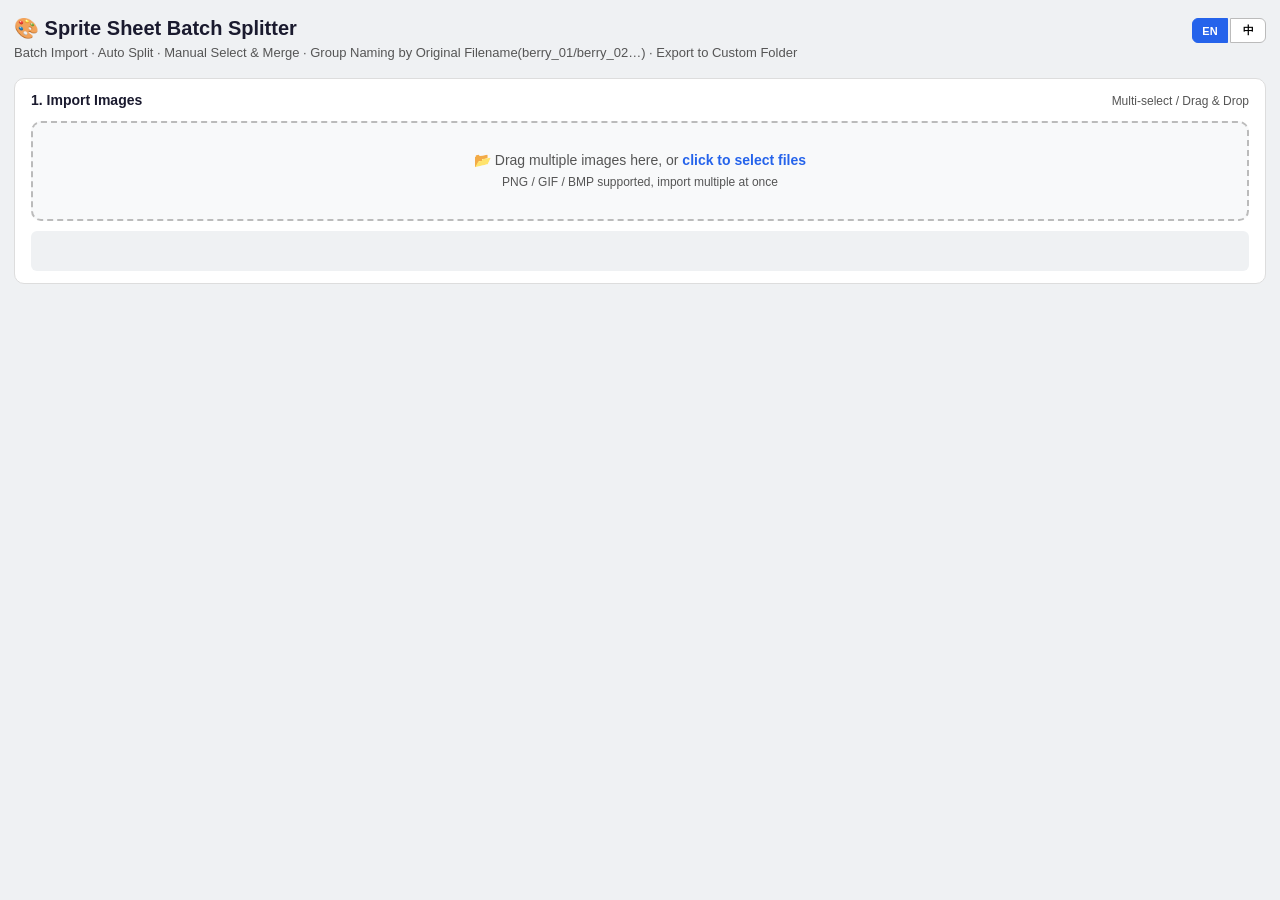
<file: static/sprite-splitter/index.html>
<!DOCTYPE html>
<html lang="zh-CN">
<head>
<meta charset="UTF-8">
<meta name="viewport" content="width=device-width, initial-scale=1.0">
<title>Sprite Sheet Batch Splitter</title>
<meta name="twitter:card" content="summary_large_image">
<meta property="og:title" content="Sprite Sheet Batch Splitter">
<meta property="og:description" content="Batch split sprite sheets into individual PNG images with auto grid detection, manual selection, and custom naming.">
<meta property="og:image" content="https://arc-huangjingtong.github.io/sprite-splitter/cover.png">
<style>
:root{--bg:#fff;--bg2:#f8f9fa;--bg3:#eff1f3;--text:#1a1a2e;--text2:#555;--text3:#999;--border:#ddd;--border2:#bbb;--blue:#2563eb;--green:#16a34a;--red:#dc2626;--radius:10px;--rs:6px;}
*{box-sizing:border-box;margin:0;padding:0;}
body{font-family:-apple-system,BlinkMacSystemFont,'Segoe UI',sans-serif;background:var(--bg3);color:var(--text);padding:14px;line-height:1.4;}
h1{font-size:20px;font-weight:700;margin-bottom:2px;}
.sub{color:var(--text2);font-size:13px;margin-bottom:16px;}
.card{background:var(--bg);border-radius:var(--radius);border:1px solid var(--border);padding:12px 16px;margin-bottom:12px;}
.card h2{font-size:14px;font-weight:600;margin-bottom:10px;display:flex;align-items:center;justify-content:space-between;flex-wrap:wrap;gap:6px;}
.row{display:flex;gap:10px;flex-wrap:wrap;align-items:flex-end;}
.row>div{display:flex;flex-direction:column;gap:3px;}
.row label{font-size:11px;color:var(--text2);font-weight:600;}
.row input[type=number]{width:64px;padding:5px 6px;border:1px solid var(--border);border-radius:var(--rs);font-size:13px;}
input[type=text]{padding:5px 8px;border:1px solid var(--border);border-radius:var(--rs);font-size:13px;}
button{padding:6px 12px;border:1px solid var(--border2);border-radius:var(--rs);background:var(--bg);font-size:12px;cursor:pointer;transition:all .15s;font-weight:500;}
button:hover{background:var(--bg2);border-color:var(--text2);}
button.pri{background:var(--blue);color:#fff;border-color:var(--blue);}
button.pri:hover{background:#1d4ed8;}
button.ok{background:var(--green);color:#fff;border-color:var(--green);}
button.dan{color:var(--red);border-color:#fecaca;}
button.dan:hover{background:#fef2f2;}
button.sm{padding:4px 9px;font-size:11px;}
.drop-zone{border:2px dashed var(--border2);border-radius:var(--radius);padding:28px;text-align:center;color:var(--text2);cursor:pointer;transition:all .2s;background:var(--bg2);}
.drop-zone:hover,.drop-zone.act{border-color:var(--blue);background:#eff6ff;}
.file-tabs{display:flex;gap:6px;flex-wrap:wrap;margin-top:10px;padding:8px 10px;background:var(--bg3);border-radius:var(--rs);min-height:40px;align-items:center;}
.file-tab{padding:6px 16px;border:2px solid var(--border);border-radius:20px;font-size:13px;cursor:pointer;background:var(--bg);white-space:nowrap;font-weight:500;transition:all .15s;}
.file-tab.on{background:var(--blue);color:#fff;border-color:var(--blue);box-shadow:0 2px 8px rgba(37,99,235,.3);}
.file-tab:hover:not(.on){border-color:var(--blue);color:var(--blue);transform:translateY(-1px);}
.file-tab .cnt{margin-left:4px;font-size:11px;opacity:.7;}
.preview-area{position:relative;overflow:visible;background:var(--bg3);border-radius:var(--rs);user-select:none;min-height:150px;border:1px solid var(--border);}
.preview-area canvas{display:block;image-rendering:pixelated;transform-origin:top left;}
.sel-box{position:absolute;pointer-events:none;display:none;border:2px solid var(--blue);background:rgba(37,99,235,.12);z-index:10;}
.coord-overlay{position:absolute;top:0;left:0;pointer-events:none;transform-origin:top left;z-index:5;display:none;}
.coord-overlay .coord-cell{position:absolute;font-size:10px;font-family:monospace;color:rgba(0,0,0,.75);background:rgba(255,255,255,.8);border-radius:3px;pointer-events:none;white-space:nowrap;padding:1px 4px;line-height:14px;transform:translate(-50%,-50%);}
.toolbar{display:flex;gap:8px;align-items:center;flex-wrap:wrap;font-size:12px;}
.toolbar label{display:flex;align-items:center;gap:4px;cursor:pointer;color:var(--text2);font-weight:500;}
.sel-grid{display:grid;grid-template-columns:repeat(auto-fill,minmax(130px,1fr));gap:8px;}
.sel-card{background:var(--bg2);border:1px solid var(--border);border-radius:var(--rs);padding:8px;position:relative;transition:border-color .15s;}
.sel-card:hover{border-color:var(--blue);box-shadow:0 2px 6px rgba(0,0,0,.06);}
.sel-card .thumb{width:100%;height:90px;display:flex;align-items:center;justify-content:center;background:var(--bg3);border-radius:4px;margin-bottom:6px;overflow:hidden;border:1px solid var(--border);}
.sel-card .thumb img{max-width:80px;max-height:80px;image-rendering:pixelated;}
.sel-card .name-input{width:100%;padding:4px 6px;border:1px solid var(--border);border-radius:4px;font-size:12px;text-align:center;font-weight:600;color:var(--blue);cursor:text;transition:all .15s;}
.sel-card .name-input:hover{border-color:var(--blue);background:#eff6ff;}
.sel-card .name-input:focus{outline:none;border-color:var(--blue);box-shadow:0 0 0 2px rgba(37,99,235,.15);}
.sel-card .meta{display:flex;justify-content:space-between;font-size:10px;color:var(--text3);margin-top:3px;}
.sel-card .del-btn{position:absolute;top:3px;right:3px;width:20px;height:20px;border-radius:50%;border:none;background:rgba(255,255,255,.95);color:var(--red);cursor:pointer;font-size:14px;line-height:1;display:flex;align-items:center;justify-content:center;box-shadow:0 1px 3px rgba(0,0,0,.15);}
.sel-card .del-btn:hover{background:var(--red);color:#fff;}
.sel-card.manual .name-input{background:#fffbeb;color:#b45309;}
.sel-card.card-focused{border:3px solid #f59e0b;background:#fffbeb;box-shadow:0 0 0 2px rgba(245,158,11,.2),0 4px 12px rgba(245,158,11,.25);}
.manual-tag{position:absolute;top:3px;left:3px;background:#f59e0b;color:#fff;font-size:9px;padding:1px 5px;border-radius:8px;font-weight:700;cursor:pointer;letter-spacing:.5px;}
.manual-tag:hover{background:#d97706;}
.sel-card[draggable=true]{cursor:grab;}
.sel-card[draggable=true]:active{cursor:grabbing;}
.sel-card.dragging{opacity:.4;transform:scale(.95);}
.sel-card.drag-before{border-left:3px solid var(--blue);background:#eff6ff;}
.sel-card.drag-after{border-right:3px solid var(--blue);background:#eff6ff;}
.group-header{grid-column:1/-1;font-size:13px;font-weight:700;color:var(--text);padding:8px 4px 4px;border-bottom:2px solid var(--border);margin-top:6px;display:flex;align-items:center;gap:8px;}
.group-header .letter-badge{display:inline-block;width:26px;height:26px;line-height:26px;text-align:center;background:var(--blue);color:#fff;border-radius:50%;font-size:12px;font-weight:700;}
.group-naming{display:flex;align-items:center;gap:3px;flex-wrap:wrap;}
.group-naming input{width:56px;padding:3px 6px;border:1px solid var(--border);border-radius:4px;font-size:11px;}
.group-naming select{padding:3px 4px;border:1px solid var(--border);border-radius:4px;font-size:11px;background:var(--bg);}
.group-naming input:focus,.group-naming select:focus{outline:none;border-color:var(--blue);box-shadow:0 0 0 2px rgba(37,99,235,.12);}
#outputPath{flex:1;min-width:200px;font-family:monospace;font-size:12px;color:var(--text2);background:var(--bg3);padding:6px 10px;border-radius:var(--rs);border:1px solid var(--border);}
#progressBar{width:100%;height:8px;background:var(--bg3);border-radius:4px;overflow:hidden;display:none;margin-top:10px;}
#progressBar .fill{height:100%;background:linear-gradient(90deg,var(--green),#22c55e);transition:width .2s;}
#logArea{font-family:monospace;font-size:11px;color:var(--text2);max-height:120px;overflow-y:auto;background:var(--bg3);padding:8px;border-radius:var(--rs);margin-top:8px;display:none;}
.log-ok{color:var(--green)}.log-err{color:var(--red)}.log-info{color:var(--blue)}
.batch-actions{display:flex;gap:8px;flex-wrap:wrap;margin-bottom:10px;align-items:center;}
.action-label{font-size:11px;color:var(--text3);font-weight:600;}
.action-sep{width:1px;height:20px;background:var(--border);margin:0 2px;}
.naming-panel{background:var(--bg2);border-radius:var(--rs);padding:12px 16px;margin-bottom:10px;border:1px solid var(--border);}
.naming-row{display:flex;align-items:center;gap:8px;flex-wrap:wrap;}
.naming-row label{font-size:13px;font-weight:500;color:var(--text2);white-space:nowrap;}
.naming-format{display:flex;align-items:center;gap:4px;flex:1;min-width:0;}
.naming-format input,.naming-format select{padding:5px 8px;border:1px solid var(--border);border-radius:4px;font-size:12px;background:var(--bg);}
.naming-format input:focus,.naming-format select:focus{outline:none;border-color:var(--blue);}
.naming-format input[type=text]{width:80px;}
.naming-sep{color:var(--text3);font-size:14px;font-weight:bold;user-select:none;}
.naming-static{color:var(--text2);font-size:12px;padding:0 4px;}
.naming-preview{font-size:11px;color:var(--text3);margin-top:6px;padding-left:70px;}
.grid-settings{display:flex;gap:10px;align-items:flex-end;flex-wrap:wrap;}
.grid-inputs{display:flex;gap:10px;align-items:flex-end;}
.grid-inputs>div{display:flex;flex-direction:column;gap:3px;}
.grid-inputs label{font-size:11px;color:var(--text2);font-weight:600;}
.grid-inputs input[type=number]{width:64px;padding:5px 6px;border:1px solid var(--border);border-radius:var(--rs);font-size:13px;}
.grid-size-hint{font-size:11px;color:var(--text3);white-space:nowrap;font-family:monospace;margin-left:auto;}
.preset-row{display:flex;gap:4px;align-items:center;flex-wrap:wrap;flex-basis:100%;margin-top:8px;}
.preset-label{font-size:11px;color:var(--text2);font-weight:600;margin-right:2px;}
.preset-btn{padding:3px 8px;font-size:11px;border-radius:10px;transition:all .15s;white-space:nowrap;}
.preset-btn:hover{background:var(--blue);color:#fff;border-color:var(--blue);}
.img-tabs-bar{display:inline-flex;gap:4px;flex-wrap:wrap;margin-left:10px;align-items:center;}
.img-tabs-bar .img-tab{padding:3px 10px;border:1px solid var(--border);border-radius:14px;font-size:12px;cursor:pointer;background:var(--bg);white-space:nowrap;font-weight:500;transition:all .15s;}
.img-tabs-bar .img-tab.on{background:var(--blue);color:#fff;border-color:var(--blue);}
.img-tabs-bar .img-tab:hover:not(.on){border-color:var(--blue);color:var(--blue);}
.img-tabs-bar .img-tab .cnt{margin-left:3px;font-size:10px;opacity:.75;}
.lang-btn{min-width:36px;text-align:center;transition:all .15s;}
.lang-btn.active{background:var(--blue);color:#fff;border-color:var(--blue);}
.lang-btn:not(.active):hover{background:var(--bg2);}
</style>
</head>
<body>

<div style="display:flex;justify-content:space-between;align-items:flex-start;gap:12px;">
  <div>
    <h1 data-i18n="title">🎨 精灵图批量拆分工具</h1>
    <p class="sub" data-i18n="subtitle">批量导入 · 自动拆分 · 手动框选合并 · 按原文件名分组命名(berry_01/berry_02…) · 指定目录导出</p>
  </div>
  <div style="display:flex;gap:2px;margin-top:4px;">
    <button class="sm lang-btn" id="langEn" onclick="setLang('en')" style="border-radius:6px 0 0 6px;font-weight:600;">EN</button>
    <button class="sm lang-btn" id="langZh" onclick="setLang('zh')" style="border-radius:0 6px 6px 0;font-weight:600;">中</button>
  </div>
</div>

<div class="card">
  <h2><span data-i18n="importTitle">1. 导入图片</span> <span style="font-weight:400;font-size:12px;color:var(--text2);" data-i18n="importHint">支持多选 / 拖拽</span></h2>
  <div class="drop-zone" id="dropZone">
    <p style="margin-bottom:4px;font-size:14px;" data-i18n="dropText">📂 拖拽多张图片到这里，或 <b style="color:var(--blue)">点击选择文件</b></p>
    <p style="font-size:12px;" data-i18n="dropSub">支持 PNG / GIF / BMP，可一次导入多张</p>
  </div>
  <input type="file" id="fileInput" accept="image/png,image/gif,image/bmp" multiple style="display:none;">
  <div class="file-tabs" id="fileTabs"></div>
</div>

<div class="card" id="settingsCard" style="display:none;">
  <h2 data-i18n="gridTitle">2. 网格设置</h2>
  <div class="grid-settings">
    <div class="grid-inputs">
      <div><label data-i18n="cellW">格子宽</label><input type="number" id="cellW" value="16" min="1"></div>
      <div><label data-i18n="cellH">格子高</label><input type="number" id="cellH" value="16" min="1"></div>
      <div><label data-i18n="cols">列数</label><input type="number" id="cols" placeholder="自动"></div>
      <div><label data-i18n="rows">行数</label><input type="number" id="rows" placeholder="自动"></div>
      <span class="grid-size-hint" id="sizeHint">图片: — × —</span>
    </div>
    <div class="preset-row">
      <span class="preset-label" data-i18n="preset">预设:</span>
      <button class="sm preset-btn" onclick="setP(8,8)">8×8</button>
      <button class="sm preset-btn" onclick="setP(16,16)">16×16</button>
      <button class="sm preset-btn" onclick="setP(24,24)">24×24</button>
      <button class="sm preset-btn" onclick="setP(32,32)">32×32</button>
      <button class="sm preset-btn" onclick="setP(48,48)">48×48</button>
      <button class="sm preset-btn" onclick="setP(64,64)">64×64</button>
    </div>
  </div>
</div>

<div class="card" id="previewCard" style="display:none;">
  <h2>
    <span data-i18n="previewTitle">3. 预览与框选</span>
    <div id="imgTabsBar" class="img-tabs-bar"></div>
    <span class="toolbar">
      <label><input type="checkbox" id="skipEmpty" checked> <span data-i18n="markEmpty">标空(红/绿)</span></label>
      <span style="color:var(--text2);font-size:12px;margin-left:8px;" data-i18n="zoom">显示缩放:</span>
      <button class="sm" onclick="setZoom(1)">1x</button>
      <button class="sm" onclick="setZoom(2)" style="background:var(--blue);color:#fff;border-color:var(--blue);">2x</button>
      <button class="sm pri" onclick="autoSplitCur()" data-i18n="splitCur">拆分当前图</button>
      <button class="sm pri" onclick="autoSplitAll()" data-i18n="splitAll">🚀 拆分全部</button>
      <button class="sm dan" onclick="clearCur()" data-i18n="clearCur">清空当前</button>
      <button class="sm dan" onclick="clearAll()" data-i18n="clearAll">清空全部</button>
    </span>
  </h2>
  <div class="preview-area" id="previewWrap">
    <canvas id="canvas"></canvas>
    <div class="sel-box" id="overlay"></div>
  </div>
  <p id="selInfo" style="font-size:13px;color:var(--text2);margin-top:8px;font-weight:500;"></p>
  <p style="font-size:11px;color:var(--text3);margin-top:2px;" data-i18n="selHint">💡 拖动框选可选中/合并/取消区域；单击已选格子可高亮对应卡片；空格子不会被选中</p>
</div>

<div class="card" id="listCard" style="display:none;">
  <h2>
    <span data-i18n="listTitle">4. 已选区域 — 自定义命名（可批量/单独编辑）</span>
    <span id="totalCount" style="font-size:13px;color:var(--blue);font-weight:600;"></span>
  </h2>

  <!-- 全局命名规则 -->
  <div class="naming-panel">
    <div class="naming-row">
      <label data-i18n="nameFormat">命名格式：</label>
      <div class="naming-format">
        <input type="text" id="globalPrefix" data-i18n-ph="prefixPh" placeholder="前缀(可选)" value="">
        <span class="naming-sep">_</span>
        <select id="nameSource" title="中间名称来源">
          <option value="filename" data-i18n="srcFilename">原文件名</option>
          <option value="custom" data-i18n="srcCustom">自定义</option>
        </select>
        <input type="text" id="globalCustomName" data-i18n-ph="customPh" placeholder="自定义名称" style="display:none;width:100px;">
        <span class="naming-sep">_</span>
        <input type="text" id="globalSuffix" data-i18n-ph="suffixPh" placeholder="后缀(可选)" value="">
        <span class="naming-sep">_</span>
        <span class="naming-static" data-i18n="seq">序号</span>
        <button class="sm" onclick="resetGlobalNaming()" title="重置命名格式为默认（前缀/名称来源/后缀），保留手动修改的名称" style="padding:2px 7px;font-size:11px;margin-left:4px;" data-i18n="reset">↺ 重置</button>
        <button class="sm" onclick="resetAllManual()" title="清除所有手动修改的名称，恢复自动命名" style="padding:2px 7px;font-size:11px;margin-left:4px;" data-i18n="resetManual">↺ 重置手改</button>
      </div>
    </div>
    <div class="naming-preview" id="namingPreview">预览：berry_01.png / berry_02.png ...</div>
  </div>

  <div class="batch-actions">
    <button class="sm" onclick="toggleFindReplace()" data-i18n="findReplace">🔄 查找替换</button>
  </div>
  <div id="findReplacePanel" class="naming-panel" style="display:none;margin-top:0;">
    <div class="naming-row">
      <label data-i18n="findLabel">查找内容：</label>
      <input type="text" id="findStr" data-i18n-ph="findPh" placeholder="输入要替换的文字" style="flex:1;min-width:120px;">
      <label data-i18n="replaceLabel">替换为：</label>
      <input type="text" id="replaceStr" data-i18n-ph="replacePh" placeholder="输入新文字" style="flex:1;min-width:120px;">
      <button class="sm pri" onclick="doFindReplace()" data-i18n="doReplace">执行替换</button>
      <button class="sm" onclick="toggleFindReplace()" data-i18n="collapse">收起</button>
    </div>
    <div class="naming-preview" data-i18n="replaceHint">对所有卡片的文件名做文字替换，例如把 berry 换成 fruit</div>
  </div>
  <p style="font-size:11px;color:var(--text3);margin:0 0 8px 2px;" data-i18n="listHint">💡 点卡片名称可单独编辑，右键橙色输入框清除手动标记；拖拽卡片可调整排序；点击卡片可在预览区定位</p>
  <div class="sel-grid" id="selectedList">
    <span style="color:var(--text3);grid-column:1/-1;padding:20px;text-align:center;font-size:14px;" data-i18n="emptyList">👆 导入图片后点击「拆分全部」或手动在预览区拖动框选</span>
  </div>
</div>

<div class="card" id="exportCard" style="display:none;">
  <h2 data-i18n="exportTitle">5. 导出到指定目录</h2>
  <div class="row" style="margin-bottom:12px;">
    <button class="pri" onclick="pickDir()" data-i18n="pickDir">📁 选择输出文件夹</button>
    <input type="text" id="outputPath" readonly data-i18n-ph="outputPh" placeholder="未选择（将使用浏览器默认下载）">
  </div>
  <div class="row">
    <button class="ok" onclick="exportAll()" style="padding:10px 24px;font-size:14px;" data-i18n="exportBtn">✅ 一键导出到指定目录</button>
    <button onclick="downloadZip()" data-i18n="zipBtn">📦 下载 ZIP 包</button>
  </div>
  <p style="font-size:11px;color:var(--text3);margin-top:6px;" data-i18n="exportHint">* 选择文件夹需要 Chrome / Edge 浏览器。Firefox 请使用「下载 ZIP」</p>
  <div id="progressBar"><div class="fill" id="progressFill"></div></div>
  <div id="logArea"></div>
</div>

<script>
(function(){
  "use strict";

  /* ===== 工具函数 ===== */
  function $(id){ return document.getElementById(id); }

  /* ===== i18n 中英文切换 ===== */
  var curLang = "en";
  var I18N = {
    zh: {
      title: "🎨 精灵图批量拆分工具",
      subtitle: "批量导入 · 自动拆分 · 手动框选合并 · 按原文件名分组命名(berry_01/berry_02…) · 指定目录导出",
      importTitle: "1. 导入图片",
      importHint: "支持多选 / 拖拽",
      dropText: "📂 拖拽多张图片到这里，或 <b style=\"color:var(--blue)\">点击选择文件</b>",
      dropSub: "支持 PNG / GIF / BMP，可一次导入多张",
      gridTitle: "2. 网格设置",
      cellW: "格子宽", cellH: "格子高", cols: "列数", rows: "行数",
      preset: "预设:",
      previewTitle: "3. 预览与框选",
      markEmpty: "标空(红/绿)",
      zoom: "显示缩放:",
      splitCur: "拆分当前图", splitAll: "🚀 拆分全部",
      clearCur: "清空当前", clearAll: "清空全部",
      selHint: "💡 拖动框选可选中/合并/取消区域；单击已选格子可高亮对应卡片；空格子不会被选中",
      listTitle: "4. 已选区域 — 自定义命名（可批量/单独编辑）",
      nameFormat: "命名格式：",
      prefixPh: "前缀(可选)", suffixPh: "后缀(可选)",
      srcFilename: "原文件名", srcCustom: "自定义", customPh: "自定义名称",
      seq: "序号",
      reset: "↺ 重置", resetManual: "↺ 重置手改",
      findReplace: "🔄 查找替换",
      findLabel: "查找内容：", replaceLabel: "替换为：",
      findPh: "输入要替换的文字", replacePh: "输入新文字",
      doReplace: "执行替换", collapse: "收起",
      replaceHint: "对所有卡片的文件名做文字替换，例如把 berry 换成 fruit",
      listHint: "💡 点卡片名称可单独编辑，右键橙色输入框清除手动标记；拖拽卡片可调整排序；点击卡片可在预览区定位",
      emptyList: "👆 导入图片后点击「拆分全部」或手动在预览区拖动框选",
      exportTitle: "5. 导出到指定目录",
      pickDir: "📁 选择输出文件夹",
      outputPh: "未选择（将使用浏览器默认下载）",
      exportBtn: "✅ 一键导出到指定目录",
      zipBtn: "📦 下载 ZIP 包",
      exportHint: "* 选择文件夹需要 Chrome / Edge 浏览器。Firefox 请使用「下载 ZIP」",
      langBtn: "EN",
      /* 动态文本 */
      curImg: "当前图", total: "全部", selected: "个已选", unit: "个",
      totalPrefix: "共 ", totalSuffix: " 个",
      sizeHint: "图片: ",
      namingPreviewEmpty: "预览：导入图片并拆分后显示",
      namingPreviewPrefix: "预览：",
      namingMore: " ... 共 ", namingTotal: " 个",
      logApplyAll: "已将 ", logApplyAll2: " 应用到全部 ", logApplyAll3: " 张",
      logSplitCur: "] 拆分完成：", logSplitCur2: " 个非空格",
      logSplitAll1: "全部拆分完成！", logSplitAll2: " 张图 -> 共 ", logSplitAll3: " 个（前缀：",
      logNaming: "命名规则已应用到全部 ", logNaming2: " 个区域",
      logResetGlobal: "全局命名格式已重置（手动修改的名称保留）",
      logResetAllManual: "已清除全部手动修改的名称，恢复自动命名",
      logResetImg: "[", logResetImg2: "] 已清除手动修改的名称",
      logFind: "查找替换 \"", logFind2: "\" → \"", logFind3: "\"：影响 ", logFind4: " 个",
      logPickDir: "输出目录：",
      logExportDone: "\n完成！成功 ", logExportDone2: " 个，失败 ", logExportDone3: " 个 -> ",
      logZip: "ZIP 下载：共 ", logZip2: " 个文件",
      alertNoDir: "请先选择输出文件夹",
      alertNoArea: "没有已选区域，请先拆分或手动选择",
      alertNoArea2: "没有已选区域",
      alertClearAll: "确定清空所有图片的已选区域吗？",
      alertNoBrowser: "你的浏览器不支持选择文件夹\n\n请使用 Chrome 或 Edge 浏览器，\n或者使用「下载 ZIP」功能代替。",
      alertFindEmpty: "请输入要查找的内容",
      locatePrefix: "📍 定位到 [", locateMid: "] 区域 ", locateName: "，文件名：",
      logNamingCur1: "命名规则已应用到当前图 [", logNamingCur2: "] 的 ", logNamingCur3: " 个区域",
      resetImgTitle: "重置该图命名格式为全局默认（保留手动修改的名称）",
      resetManualImgTitle: "清除该图所有手动修改的名称，恢复自动命名",
      delTitle: "移除此区域",
      previewAlt: "预览",
      manualTitle: "手动命名，右键清除手动标记",
      editTitle: "点击编辑文件名",
      logPickFail: "选择失败: ",
      logExportFail: "导出失败: ",
    },
    en: {
      title: "🎨 Sprite Sheet Batch Splitter",
      subtitle: "Batch Import · Auto Split · Manual Select & Merge · Group Naming by Original Filename(berry_01/berry_02…) · Export to Custom Folder",
      importTitle: "1. Import Images",
      importHint: "Multi-select / Drag & Drop",
      dropText: "📂 Drag multiple images here, or <b style=\"color:var(--blue)\">click to select files</b>",
      dropSub: "PNG / GIF / BMP supported, import multiple at once",
      gridTitle: "2. Grid Settings",
      cellW: "Cell W", cellH: "Cell H", cols: "Cols", rows: "Rows",
      preset: "Preset:",
      previewTitle: "3. Preview & Select",
      markEmpty: "Mark Empty",
      zoom: "Zoom:",
      splitCur: "Split Current", splitAll: "🚀 Split All",
      clearCur: "Clear Current", clearAll: "Clear All",
      selHint: "💡 Drag to select/merge/deselect; click selected cell to highlight card; empty cells won't be selected",
      listTitle: "4. Selected Areas — Custom Naming (batch / individual)",
      nameFormat: "Name Format:",
      prefixPh: "Prefix", suffixPh: "Suffix",
      srcFilename: "Filename", srcCustom: "Custom", customPh: "Custom name",
      seq: "Index",
      reset: "↺ Reset", resetManual: "↺ Reset Manual",
      findReplace: "🔄 Find & Replace",
      findLabel: "Find:", replaceLabel: "Replace:",
      findPh: "Text to find", replacePh: "New text",
      doReplace: "Replace", collapse: "Collapse",
      replaceHint: "Replace text in all card filenames, e.g. replace berry with fruit",
      listHint: "💡 Click card name to edit, right-click orange input to clear manual mark; drag to reorder; click card to locate in preview",
      emptyList: "👆 Import images then click \"Split All\" or drag manually in preview",
      exportTitle: "5. Export to Folder",
      pickDir: "📁 Choose Output Folder",
      outputPh: "Not selected (browser default download)",
      exportBtn: "✅ Export to Folder",
      zipBtn: "📦 Download ZIP",
      exportHint: "* Folder picker requires Chrome / Edge. Use Download ZIP for Firefox.",
      langBtn: "中",
      curImg: "Current", total: "Total", selected: " selected", unit: "",
      totalPrefix: "Total: ", totalSuffix: "",
      sizeHint: "Image: ",
      namingPreviewEmpty: "Preview: import images and split to show",
      namingPreviewPrefix: "Preview: ",
      namingMore: " ... ", namingTotal: " total",
      logApplyAll: "Applied ", logApplyAll2: " to all ", logApplyAll3: " images",
      logSplitCur: "] split complete: ", logSplitCur2: " non-empty cells",
      logSplitAll1: "All split complete! ", logSplitAll2: " images -> ", logSplitAll3: " total (prefixes: ",
      logNaming: "Naming rule applied to all ", logNaming2: " areas",
      logResetGlobal: "Global naming format reset (manual names kept)",
      logResetAllManual: "All manual names cleared, auto naming restored",
      logResetImg: "[", logResetImg2: "] manual names cleared",
      logFind: "Find & Replace \"", logFind2: "\" → \"", logFind3: "\": ", logFind4: " affected",
      logPickDir: "Output folder: ",
      logExportDone: "\nDone! ", logExportDone2: " success, ", logExportDone3: " failed -> ",
      logZip: "ZIP download: ", logZip2: " files",
      alertNoDir: "Please choose output folder first",
      alertNoArea: "No selected areas, split or select first",
      alertNoArea2: "No selected areas",
      alertClearAll: "Clear all selected areas for all images?",
      alertNoBrowser: "Your browser does not support folder picking\n\nPlease use Chrome or Edge,\nor use Download ZIP instead.",
      alertFindEmpty: "Please enter text to find",
      locatePrefix: "📍 Located [", locateMid: "] area ", locateName: ", filename: ",
      logNamingCur1: "Naming rule applied to current [", logNamingCur2: "]: ", logNamingCur3: " areas",
      resetImgTitle: "Reset this image's naming to global default (keep manual names)",
      resetManualImgTitle: "Clear all manual names for this image, restore auto naming",
      delTitle: "Remove this area",
      previewAlt: "Preview",
      manualTitle: "Manual naming, right-click to clear manual mark",
      editTitle: "Click to edit filename",
      logPickFail: "Selection failed: ",
      logExportFail: "Export failed: ",
    }
  };

  function t(key) {
    var dict = I18N[curLang] || I18N.zh;
    return dict[key] !== undefined ? dict[key] : key;
  }

  function applyLang() {
    var els = document.querySelectorAll("[data-i18n]");
    for (var i = 0; i < els.length; i++) {
      var key = els[i].getAttribute("data-i18n");
      els[i].innerHTML = t(key);
    }
    var phs = document.querySelectorAll("[data-i18n-ph]");
    for (var i = 0; i < phs.length; i++) {
      var key = phs[i].getAttribute("data-i18n-ph");
      phs[i].placeholder = t(key);
    }
    var btnEn = $("langEn");
    var btnZh = $("langZh");
    if (btnEn) { btnEn.classList.toggle("active", curLang === "en"); }
    if (btnZh) { btnZh.classList.toggle("active", curLang === "zh"); }
    if (imgs.length > 0) {
      renderTabs();
      updateInfo();
      renderList();
      updateNamingPreview();
      var hint = $("sizeHint");
      if (hint && imgs[ci]) { hint.textContent = t("sizeHint") + imgs[ci].img.width + " × " + imgs[ci].img.height; }
    }
  }

  function setLang(lang) {
    if (curLang === lang) { return; }
    curLang = lang;
    applyLang();
  }

  /* ===== 从文件名提取前缀（去掉扩展名） ===== */
  function getFileBase(name) {
    if (!name) { return "sprite"; }
    return name.replace(/\.[^.]+$/, "").replace(/[^a-zA-Z0-9_\-]/g, "_");
  }

  /* ===== 状态变量 ===== */
  var imgs = [];
  var ci = 0;
  var cW = 16;
  var cH = 16;
  var sEmpty = true;
  var zoom = 2; /* 预览缩放倍数：1=原始, 2=2倍, 3=3倍 */
  var dirHandle = null;
  var dragging = false;
  var dSX = 0, dSY = 0, dCX = 0, dCY = 0;
  var ctx = null;
  var hlIi = -1; /* 高亮的图片索引 */
  var hlAi = -1; /* 高亮的区域索引 */

  var canvas = $("canvas");
  var pWrap = $("previewWrap");
  var overlay = $("overlay");

  /* ===== 文件导入 ===== */
  function initFileImport() {
    var dropZone = $("dropZone");
    var fileInput = $("fileInput");

    dropZone.addEventListener("click", function(e) {
      e.preventDefault();
      fileInput.click();
    });

    dropZone.addEventListener("dragover", function(e) {
      e.preventDefault();
      e.stopPropagation();
      dropZone.classList.add("act");
    });

    dropZone.addEventListener("dragleave", function(e) {
      e.preventDefault();
      e.stopPropagation();
      dropZone.classList.remove("act");
    });

    dropZone.addEventListener("drop", function(e) {
      e.preventDefault();
      e.stopPropagation();
      dropZone.classList.remove("act");
      if (e.dataTransfer && e.dataTransfer.files && e.dataTransfer.files.length > 0) {
        handleFiles(e.dataTransfer.files);
      }
    });

    fileInput.addEventListener("change", function(e) {
      if (this.files && this.files.length > 0) {
        handleFiles(this.files);
        this.value = "";
      }
    });
  }

  function handleFiles(files) {
    var remaining = Array.prototype.slice.call(files);
    processNextFile(remaining);
  }

  function processNextFile(list) {
    if (list.length === 0) {
      renderTabs();
      if (imgs.length > 0) {
        switchImg(0);
      }
      return;
    }

    var f = list.shift();

    if (!f.type.startsWith("image/")) {
      processNextFile(list);
      return;
    }

    var reader = new FileReader();
    reader.onload = function() {
      var img = new Image();
      img.onload = function() {
        var hc = document.createElement("canvas");
        hc.width = img.width;
        hc.height = img.height;
        var hctx = hc.getContext("2d", { willReadFrequently: true });
        hctx.drawImage(img, 0, 0);

        imgs.push({
          img: img,
          name: f.name,
          hCanvas: hc,
          hCtx: hctx,
          cols: 0,
          rows: 0,
          areas: [],
          letter: "",
          naming: null,   /* null=使用全局默认, 对象=该图独立命名配置 {prefix,source,customName,suffix} */
          namingOpen: false
        });

        processNextFile(list);
      };
      img.onerror = function() {
        console.warn("[SpriteSplitter] 加载失败:", f.name);
        processNextFile(list);
      };
      img.src = reader.result;
    };
    reader.onerror = function() {
      console.warn("[SpriteSplitter] 读取失败:", f.name);
      processNextFile(list);
    };
    reader.readAsDataURL(f);
  }

  /* ===== 渲染文件标签 =====
     可点击切换按钮渲染到预览区标题栏(imgTabsBar)
     导入图片区(fileTabs)只显示纯文字信息，不可点击 */
  function renderTabs() {
    /* 1. 预览区标题栏：可点击切换按钮 */
    var bar = $("imgTabsBar");
    if (bar) {
      bar.innerHTML = "";
      for (var i = 0; i < imgs.length; i++) {
        (function(ii) {
          var im = imgs[ii];
          if (!im.letter) { im.letter = getFileBase(im.name); }
          var b = document.createElement("span");
          b.className = "img-tab" + (ii === ci ? " on" : "");
          b.innerHTML = "<span>" + im.letter + "</span>" +
                        '<span class="cnt">(' + im.areas.length + ")</span>";
          b.onclick = function() { switchImg(ii); };
          bar.appendChild(b);
        })(i);
      }
    }

    /* 2. 导入图片区：纯文字展示，不可点击，无高亮 */
    var el = $("fileTabs");
    if (el) {
      el.innerHTML = "";
      for (var i = 0; i < imgs.length; i++) {
        (function(ii) {
          var im = imgs[ii];
          if (!im.letter) { im.letter = getFileBase(im.name); }
          var s = document.createElement("span");
          s.style.cssText = "font-size:12px;color:var(--text2);margin-right:14px;white-space:nowrap;";
          s.textContent = im.name + " (" + im.areas.length + ")";
          el.appendChild(s);
        })(i);
      }
    }
  }

  /* ===== 切换图片 ===== */
  function switchImg(idx) {
    ci = idx;
    var im = imgs[idx];
    if (!im) { return; }

    canvas.width = im.img.width;
    canvas.height = im.img.height;

    ctx = canvas.getContext("2d");

    if (!im.letter) { im.letter = getFileBase(im.name); }

    $("settingsCard").style.display = "block";
    $("previewCard").style.display = "block";
    $("listCard").style.display = "block";
    $("exportCard").style.display = "block";

    if (im.cols === 0) { detectGrid(im); }

    $("cellW").value = cW;
    $("cellH").value = cH;
    $("cols").value = im.cols;
    $("rows").value = im.rows;
    /* 更新尺寸提示 */
    var hint = $("sizeHint");
    if (hint) { hint.textContent = t("sizeHint") + im.img.width + " × " + im.img.height; }

    renderTabs();
    drawPreview();
    updateInfo();
    renderList();
  }

  /* 切换到上一张图片 */
  function switchPrevImg() {
    if (imgs.length <= 1) { return; }
    var idx = ci - 1;
    if (idx < 0) { idx = imgs.length - 1; }
    switchImg(idx);
  }

  /* 切换到下一张图片 */
  function switchNextImg() {
    if (imgs.length <= 1) { return; }
    var idx = ci + 1;
    if (idx >= imgs.length) { idx = 0; }
    switchImg(idx);
  }

  /* 点击卡片时在预览区定位并高亮 */
  function focusCard(ii, ai) {
    if (!imgs[ii] || !imgs[ii].areas[ai]) { return; }
    hlIi = ii;
    hlAi = ai;
    if (ii !== ci) { switchImg(ii); }
    var im = imgs[ii];
    var a = im.areas[ai];
    /* 滚动预览区到对应格子 */
    var px = a.c1 * cW * zoom;
    var py = a.r1 * cH * zoom;
    var pw = pWrap.clientWidth;
    var ph = pWrap.clientHeight;
    pWrap.scrollLeft = Math.max(0, px - pw / 2 + (a.c2 - a.c1 + 1) * cW * zoom / 2);
    pWrap.scrollTop = Math.max(0, py - ph / 2 + (a.r2 - a.r1 + 1) * cH * zoom / 2);
    drawPreview();
    /* 更新提示 */
    var coord = "(" + a.c1 + "," + a.r1 + ")";
    if (a.c2 > a.c1 || a.r2 > a.r1) {
      coord = "(" + a.c1 + "," + a.r1 + ")-(" + a.c2 + "," + a.r2 + ")";
    }
    $("selInfo").innerHTML = "<b style='color:#f59e0b;'>" + t("locatePrefix") + im.name + "]</b> " + t("locateMid") + coord + t("locateName") + "<b>" + (a.name || "(auto)") + "</b> &nbsp;|&nbsp; <b>" + t("total") + "</b>：" + countTotal() + t("unit");
    renderList(); /* 同图切换卡片也更新选中样式 */
  }

  /* ===== 网格设置 ===== */
  function setP(w, h) {
    cW = w;
    cH = h;
    $("cellW").value = w;
    $("cellH").value = h;
    applyCur();
  }

  function detectGrid(im) {
    im.cols = Math.floor(im.img.width / cW);
    im.rows = Math.floor(im.img.height / cH);
  }

  function applyCur() {
    if (!imgs[ci]) { return; }
    detectGrid(imgs[ci]);
    $("cols").value = imgs[ci].cols;
    $("rows").value = imgs[ci].rows;
    drawPreview();
  }

  function applyAll() {
    for (var i = 0; i < imgs.length; i++) {
      imgs[i].letter = getFileBase(imgs[i].name);
      detectGrid(imgs[i]);
    }
    applyCur();
    log(t("logApplyAll") + cW + "x" + cH + t("logApplyAll2") + imgs.length + t("logApplyAll3"), "info");
    renderList();
  }

  $("cellW").onchange = function() {
    cW = Math.max(1, parseInt(this.value) || 16);
    applyCur();
  };
  $("cellH").onchange = function() {
    cH = Math.max(1, parseInt(this.value) || 16);
    applyCur();
  };
  $("cols").onchange = function() {
    if (!imgs[ci]) { return; }
    var v = parseInt(this.value);
    if (v > 0) {
      /* 输入列数 → 反推格子宽 */
      cW = Math.max(1, Math.floor(imgs[ci].img.width / v));
      $("cellW").value = cW;
      imgs[ci].cols = v;
    } else {
      imgs[ci].cols = 0;
    }
    drawPreview();
  };
  $("rows").onchange = function() {
    if (!imgs[ci]) { return; }
    var v = parseInt(this.value);
    if (v > 0) {
      /* 输入行数 → 反推格子高 */
      cH = Math.max(1, Math.floor(imgs[ci].img.height / v));
      $("cellH").value = cH;
      imgs[ci].rows = v;
    } else {
      imgs[ci].rows = 0;
    }
    drawPreview();
  };
  $("skipEmpty").onchange = function() { sEmpty = this.checked; drawPreview(); };

  /* ===== 空白检测 ===== */
  function isEmptyCell(im, c, r) {
    if (!im.hCtx || c < 0 || r < 0 || c >= im.cols || r >= im.rows) { return true; }
    var x = c * cW;
    var y = r * cH;
    var w = Math.min(cW, im.hCanvas.width - x);
    var h = Math.min(cH, im.hCanvas.height - y);

    if (w <= 0 || h <= 0) { return true; }

    try {
      var d = im.hCtx.getImageData(x, y, w, h).data;
      for (var i = 3; i < d.length; i += 4) {
        if (d[i] > 10) { return false; }
      }
    } catch (e) {
      return true;
    }
    return true;
  }

  /* 判断一个矩形范围是否全空 */
  function isRectEmpty(im, c1, r1, c2, r2) {
    if (c1 > c2 || r1 > r2) { return true; }
    for (var c = c1; c <= c2; c++) {
      for (var r = r1; r <= r2; r++) {
        if (!isEmptyCell(im, c, r)) { return false; }
      }
    }
    return true;
  }

  /* ===== 缩放控制 ===== */
  function setZoom(z) {
    zoom = z;
    updateZoomButtons();
    drawPreview();
  }

  /* 更新缩放按钮高亮状态 */
  function updateZoomButtons() {
    var btns = document.querySelectorAll('.toolbar button');
    for (var i = 0; i < btns.length; i++) {
      var txt = btns[i].textContent;
      if (txt === '1x' || txt === '2x') {
        btns[i].style.background = '';
        btns[i].style.color = '';
        btns[i].style.borderColor = '';
      }
    }
    /* 高亮当前缩放对应的按钮 */
    for (var i = 0; i < btns.length; i++) {
      if (btns[i].textContent === zoom + 'x') {
        btns[i].style.background = 'var(--blue)';
        btns[i].style.color = '#fff';
        btns[i].style.borderColor = 'var(--blue)';
        break;
      }
    }
  }

  /* ===== 绘制预览 ===== */
  function drawPreview() {
    var im = imgs[ci];
    if (!im || !ctx) { return; }

    ctx.clearRect(0, 0, canvas.width, canvas.height);
    ctx.drawImage(im.img, 0, 0);

    if (im.cols > 0 && im.rows > 0) {
      for (var r = 0; r < im.rows; r++) {
        for (var c = 0; c < im.cols; c++) {
          var empty = isEmptyCell(im, c, r);

          if (sEmpty) {
            if (!empty) {
              ctx.fillStyle = "rgba(22,163,74,0.18)";
              ctx.fillRect(c * cW + 1, r * cH + 1, cW - 2, cH - 2);
            } else {
              ctx.fillStyle = "rgba(220,38,38,0.1)";
              ctx.fillRect(c * cW + 1, r * cH + 1, cW - 2, cH - 2);
            }
          }

        }
      }

      /* 按 area 画完整的蓝色选中框（合并区域显示为一个长框） */
      ctx.strokeStyle = "#2563eb";
      ctx.lineWidth = 1;
      for (var ai = 0; ai < im.areas.length; ai++) {
        var a = im.areas[ai];
        ctx.strokeRect(a.c1 * cW + 0.5, a.r1 * cH + 0.5, (a.c2 - a.c1 + 1) * cW - 1, (a.r2 - a.r1 + 1) * cH - 1);
      }

      /* 高亮框：点击卡片时定位显示（橙色，与选中框粗细一致） */
      if (hlIi === ci && hlAi >= 0 && im.areas[hlAi]) {
        var ha = im.areas[hlAi];
        var hx = ha.c1 * cW;
        var hy = ha.r1 * cH;
        var hw = (ha.c2 - ha.c1 + 1) * cW;
        var hh = (ha.r2 - ha.r1 + 1) * cH;
        ctx.fillStyle = "rgba(245,158,11,0.18)";
        ctx.fillRect(hx, hy, hw, hh);
        ctx.strokeStyle = "#f59e0b";
        ctx.lineWidth = 1;
        ctx.strokeRect(hx + 0.5, hy + 0.5, hw - 1, hh - 1);
      }
    }

    /* 应用缩放 */
    canvas.style.transform = "scale(" + zoom + ")";
    canvas.style.width = (canvas.width * zoom) + "px";
    canvas.style.height = (canvas.height * zoom) + "px";

    /* transform 不占文档流，手动设置容器高度避免与下方内容重叠 */
    pWrap.style.height = (canvas.height * zoom * zoom) + "px";
  }

  function isCellSelected(im, c, r) {
    for (var i = 0; i < im.areas.length; i++) {
      var a = im.areas[i];
      if (c >= a.c1 && c <= a.c2 && r >= a.r1 && r <= a.r2) {
        return true;
      }
    }
    return false;
  }

  /* ===== 鼠标事件：拖拽框选 + 单击选中 ===== */
  pWrap.addEventListener("mousedown", function(e) {
    if (e.target !== canvas) { return; }
    if (e.button !== 0) { return; } /* 仅响应左键，取消右键框选 */

    var rect = canvas.getBoundingClientRect();
    var sx = canvas.width / rect.width;
    var sy = canvas.height / rect.height;
    var x = (e.clientX - rect.left) * sx;
    var y = (e.clientY - rect.top) * sy;

    dragging = true;
    dSX = x;
    dSY = y;
    dCX = x;
    dCY = y;

    overlay.style.display = "block";
    updateOverlay(rect);
    e.preventDefault();
  });

  pWrap.addEventListener("mousemove", function(e) {
    if (!dragging) { return; }

    var rect = canvas.getBoundingClientRect();
    var sx = canvas.width / rect.width;
    var sy = canvas.height / rect.height;

    dCX = Math.max(0, Math.min(canvas.width, (e.clientX - rect.left) * sx));
    dCY = Math.max(0, Math.min(canvas.height, (e.clientY - rect.top) * sy));

    updateOverlay(rect);
    e.preventDefault();
  });

  document.addEventListener("mouseup", function() {
    if (!dragging) { return; }
    dragging = false;
    overlay.style.display = "none";

    /* 小幅度移动视为单击，不创建区域（由 click 事件处理高亮） */
    if (Math.abs(dCX - dSX) < 4 && Math.abs(dCY - dSY) < 4) { return; }

    hlIi = -1; hlAi = -1; /* 框选操作时清除卡片高亮 */

    var im = imgs[ci];
    if (!im) { return; }

    var c1 = Math.floor(Math.min(dSX, dCX) / cW);
    var r1 = Math.floor(Math.min(dSY, dCY) / cH);
    var c2 = Math.min(im.cols - 1, Math.floor(Math.max(dSX, dCX) / cW));
    var r2 = Math.min(im.rows - 1, Math.floor(Math.max(dSY, dCY) / cH));

    if (c1 >= 0 && r1 >= 0 && c2 >= c1 && r2 >= r1) {
      /* 检查框选区域是否完全包含在某个已存在的大区域内 → 拆分 */
      var splitIdx = -1;
      for (var si = 0; si < im.areas.length; si++) {
        var sa = im.areas[si];
        var fullyInside = (c1 >= sa.c1 && c2 <= sa.c2 && r1 >= sa.r1 && r2 <= sa.r2);
        var notSame = !(c1 === sa.c1 && c2 === sa.c2 && r1 === sa.r1 && r2 === sa.r2);
        if (fullyInside && notSame) { splitIdx = si; break; }
      }

      if (splitIdx >= 0) {
        /* 子区域全空则不拆分 */
        if (isRectEmpty(im, c1, r1, c2, r2)) {
          drawPreview(); updateInfo(); renderList(); renderTabs();
          return;
        }
        var big = im.areas[splitIdx];
        im.areas.splice(splitIdx, 1);
        var parts = [];
        /* 子区域本身 */
        parts.push({c1: c1, c2: c2, r1: r1, r2: r2, name: "", manual: false});
        /* 上部分（全空则跳过） */
        if (r1 > big.r1 && !isRectEmpty(im, big.c1, big.r1, big.c2, r1 - 1)) { parts.push({c1: big.c1, c2: big.c2, r1: big.r1, r2: r1 - 1, name: "", manual: false}); }
        /* 下部分（全空则跳过） */
        if (r2 < big.r2 && !isRectEmpty(im, big.c1, r2 + 1, big.c2, big.r2)) { parts.push({c1: big.c1, c2: big.c2, r1: r2 + 1, r2: big.r2, name: "", manual: false}); }
        /* 左部分（全空则跳过） */
        if (c1 > big.c1 && !isRectEmpty(im, big.c1, r1, c1 - 1, r2)) { parts.push({c1: big.c1, c2: c1 - 1, r1: r1, r2: r2, name: "", manual: false}); }
        /* 右部分（全空则跳过） */
        if (c2 < big.c2 && !isRectEmpty(im, c2 + 1, r1, big.c2, r2)) { parts.push({c1: c2 + 1, c2: big.c2, r1: r1, r2: r2, name: "", manual: false}); }
        /* 在原位置插入拆分后的区域 */
        for (var pi = parts.length - 1; pi >= 0; pi--) {
          im.areas.splice(splitIdx, 0, parts[pi]);
        }
        renumberAreas(im);
        drawPreview();
        updateInfo();
        renderList();
        renderTabs();
        return;
      }

      var found = -1;
      for (var i = 0; i < im.areas.length; i++) {
        var a = im.areas[i];
        if (a.c1 === c1 && a.c2 === c2 && a.r1 === r1 && a.r2 === r2) {
          found = i;
          break;
        }
      }

      if (found >= 0) {
        /* 完全相同的区域 → 切换取消 */
        im.areas.splice(found, 1);
      } else {
        /* 检查新区域内是否全是空的，全空则不创建 */
        var hasContent = false;
        for (var cc = c1; cc <= c2 && !hasContent; cc++) {
          for (var rr = r1; rr <= r2 && !hasContent; rr++) {
            if (!isEmptyCell(im, cc, rr)) { hasContent = true; }
          }
        }
        if (!hasContent) {
          drawPreview();
          updateInfo();
          renderList();
          renderTabs();
          return;
        }

        /* 删除所有与新区域重叠的旧区域 → 合并替换（框选的总是合成一个完整区域） */
        var minIdx = im.areas.length;
        var toRemove = [];
        for (var k = 0; k < im.areas.length; k++) {
          var ak = im.areas[k];
          var overlap = !(ak.c2 < c1 || ak.c1 > c2 || ak.r2 < r1 || ak.r1 > r2);
          if (overlap) {
            toRemove.push(k);
            if (k < minIdx) { minIdx = k; }
          }
        }

        if (toRemove.length > 0) {
          /* 从后往前删除重叠的 area */
          for (var r = toRemove.length - 1; r >= 0; r--) {
            im.areas.splice(toRemove[r], 1);
          }
          /* 在最靠前的位置插入新合并区域 */
          im.areas.splice(minIdx, 0, {c1: c1, c2: c2, r1: r1, r2: r2, name: "", manual: false});
        } else {
          im.areas.push({c1: c1, c2: c2, r1: r1, r2: r2, name: "", manual: false});
        }
      }

      renumberAreas(im);
      drawPreview();
      updateInfo();
      renderList();
      renderTabs();
    }
  });

  function updateOverlay(rect) {
    var sx = rect.width / canvas.width;
    var sy = rect.height / canvas.height;

    overlay.style.left = Math.min(dSX, dCX) * sx + "px";
    overlay.style.top = Math.min(dSY, dCY) * sy + "px";
    overlay.style.width = Math.abs(dCX - dSX) * sx + "px";
    overlay.style.height = Math.abs(dCY - dSY) * sy + "px";
  }

  /* 单击：高亮对应卡片（不创建/删除区域，只有框选才改变卡片） */
  pWrap.addEventListener("click", function(e) {
    if (e.target !== canvas) { return; }
    if (Math.abs(dCX - dSX) > 3 || Math.abs(dCY - dSY) > 3) { return; }
    e.stopPropagation(); /* 阻止冒泡，避免全局点击清除高亮 */

    var rect = canvas.getBoundingClientRect();
    var sx = canvas.width / rect.width;
    var sy = canvas.height / rect.height;
    var x = (e.clientX - rect.left) * sx;
    var y = (e.clientY - rect.top) * sy;

    var c = Math.floor(x / cW);
    var r = Math.floor(y / cH);
    var im = imgs[ci];

    if (!im) { return; }
    if (c < 0 || r < 0 || c >= im.cols || r >= im.rows) { return; }

    /* 查找该格子属于哪个已选区域（含合并区域） */
    var found = -1;
    for (var i = 0; i < im.areas.length; i++) {
      var a = im.areas[i];
      if (c >= a.c1 && c <= a.c2 && r >= a.r1 && r <= a.r2) {
        found = i;
        break;
      }
    }

    if (found >= 0) {
      /* 高亮对应的卡片 */
      focusCard(ci, found);
    } else {
      /* 点击未选中的格子，清除高亮 */
      hlIi = -1; hlAi = -1;
      renderList();
      drawPreview();
      updateInfo();
    }
  });

  /* ===== 自动拆分 ===== */
  function autoSplitCur() {
    var im = imgs[ci];
    if (!im) { return; }

    im.areas = [];
    if (!im.letter) { im.letter = getFileBase(im.name); }
    var idx = 0;

    for (var r = 0; r < im.rows; r++) {
      for (var c = 0; c < im.cols; c++) {
        if (!isEmptyCell(im, c, r)) {
          idx++;
          im.areas.push({c1: c, c2: c, r1: r, r2: r, name: buildFileName(im.letter, idx, im.naming), manual: false});
        }
      }
    }

    drawPreview();
    updateInfo();
    renderList();
    renderTabs();
    log("[" + im.name + t("logSplitCur") + im.areas.length + t("logSplitCur2"), "ok");
  }

  function autoSplitAll() {
    var total = 0;

    for (var ii = 0; ii < imgs.length; ii++) {
      var im = imgs[ii];

      if (im.cols === 0) { detectGrid(im); }

      im.areas = [];
      im.letter = getFileBase(im.name);
      var idx = 0;

      for (var r = 0; r < im.rows; r++) {
        for (var c = 0; c < im.cols; c++) {
          if (!isEmptyCell(im, c, r)) {
            idx++;
            total++;
            im.areas.push({c1: c, c2: c, r1: r, r2: r, name: buildFileName(im.letter, idx, im.naming), manual: false});
          }
        }
      }
    }

    drawPreview();
    updateInfo();
    renderList();
    renderTabs();

    var prefixes = "";
    for (var k = 0; k < imgs.length; k++) {
      prefixes += (k > 0 ? ", " : "") + getFileBase(imgs[k].name);
    }
    log(t("logSplitAll1") + imgs.length + t("logSplitAll2") + total + t("logSplitAll3") + prefixes + "）", "ok");
  }

  function clearCur() {
    if (imgs[ci]) {
      imgs[ci].areas = [];
      drawPreview();
      updateInfo();
      renderList();
      renderTabs();
    }
  }

  function clearAll() {
    if (!confirm(t("alertClearAll"))) { return; }

    for (var i = 0; i < imgs.length; i++) {
      imgs[i].areas = [];
    }

    drawPreview();
    updateInfo();
    renderList();
    renderTabs();
  }

  /* ===== 已选列表渲染 ===== */
  function updateInfo() {
    var total = 0;
    for (var i = 0; i < imgs.length; i++) {
      total += imgs[i].areas.length;
    }

    var cur = imgs[ci] ? imgs[ci].areas.length : 0;
    var curName = imgs[ci] ? imgs[ci].name : "";

    $("selInfo").innerHTML = "<b>" + t("curImg") + " [" + curName + "]</b>：" + cur + t("selected") + " &nbsp;|&nbsp; <b>" + t("total") + "</b>：" + total + t("unit");
    $("totalCount").textContent = t("totalPrefix") + total + t("totalSuffix");
  }

  /* ===== 命名系统：根据规则生成文件名 ===== */
  function getGlobalPrefix() { return $("globalPrefix").value.trim(); }
  function getGlobalSuffix() { return $("globalSuffix").value.trim(); }
  function getNameSource() { return $("nameSource").value; }
  function getCustomName() { return $("globalCustomName").value.trim(); }

  /* 根据规则构建名字：前缀_名称_后缀_序号
     cfg 可选，传入该图独立命名配置；不传则用全局默认 */
  function buildFileName(baseName, idx, cfg) {
    var prefix, suffix, source, custom;
    if (cfg) {
      prefix = cfg.prefix || "";
      suffix = cfg.suffix || "";
      source = cfg.source || "filename";
      custom = cfg.customName || "";
    } else {
      prefix = getGlobalPrefix();
      suffix = getGlobalSuffix();
      source = getNameSource();
      custom = getCustomName();
    }
    var middle = baseName;

    if (source === "custom") {
      middle = custom || baseName;
    }

    var numStr = String(idx);
    if (numStr.length < 2) { numStr = "0" + numStr; }

    var parts = [];
    if (prefix) { parts.push(prefix); }
    if (middle) { parts.push(middle); }
    if (suffix) { parts.push(suffix); }
    parts.push(numStr);

    return parts.join("_");
  }

  /* 检查某个名字是否是自动生成的（可被重编号覆盖） */
  function isAutoGenerated(name, im) {
    if (!name || name === "") { return true; }
    var prefix = getGlobalPrefix();
    var suffix = getGlobalSuffix();
    var source = getNameSource();
    var middle = (source === "custom") ? (getCustomName() || im.letter) : im.letter;

    var parts = [];
    if (prefix) { parts.push(prefix); }
    if (middle) { parts.push(middle); }
    if (suffix) { parts.push(suffix); }
    parts.push("\\d+");

    var pattern = new RegExp("^" + parts.join("_") + "$");
    return pattern.test(name);
  }

  /* 重新编号（拖拽/删除/手动改名后调用）
     规则：
     1. 手动修改 且 名字末尾无数字 → 排到列表最后
     2. 非手动项（自动生成的）→ 按顺序连续重新编号
     3. 手动修改 且 名字末尾有数字 → 保持原位、保持原名不动 */
  function renumberAreas(im) {
    if (!im || !im.areas) { return; }

    var keep = [];   /* 前部：自动项 + 手动但含序号的项 */
    var tail = [];   /* 末尾：手动修改且名字末尾无数字的项 */

    for (var j = 0; j < im.areas.length; j++) {
      var a = im.areas[j];
      if (a.manual && a.name && !/\d+\s*$/.test(a.name.trim())) {
        tail.push(a);
      } else {
        keep.push(a);
      }
    }

    /* 对 keep 中的非手动项连续重新编号；手动项保持原名不动 */
    var autoIdx = 0;
    for (var k = 0; k < keep.length; k++) {
      var a = keep[k];
      if (!a.manual) {
        autoIdx++;
        a.name = buildFileName(im.letter, autoIdx, im.naming);
      }
    }

    im.areas = keep.concat(tail);
  }

  /* 应用命名规则到全部区域 — 强制覆盖所有名字（包括手动修改的），清除各图独立配置 */
  function applyNamingRule() {
    for (var i = 0; i < imgs.length; i++) {
      var im = imgs[i];
      im.naming = null; /* 清除该图独立命名配置，恢复全局默认 */
      for (var j = 0; j < im.areas.length; j++) {
        im.areas[j].name = buildFileName(im.letter, j + 1);
        im.areas[j].manual = false;
      }
    }
    renderList();
    updateNamingPreview();
    log(t("logNaming") + countTotal() + t("logNaming2"), "ok");
  }

  /* 重置全局命名格式（前缀/名称来源/后缀），保留手动修改的名称 */
  function resetGlobalNaming() {
    $("globalPrefix").value = "";
    $("globalSuffix").value = "";
    $("globalCustomName").value = "";
    $("nameSource").value = "filename";
    $("globalCustomName").style.display = "none";
    for (var i = 0; i < imgs.length; i++) {
      imgs[i].naming = null;
    }
    applyNamingLive();
    log(t("logResetGlobal"), "info");
  }

  /* 重置全部手动修改的名称，恢复自动命名 */
  function resetAllManual() {
    for (var i = 0; i < imgs.length; i++) {
      for (var j = 0; j < imgs[i].areas.length; j++) {
        imgs[i].areas[j].manual = false;
      }
    }
    applyNamingLive();
    renderList();
    log(t("logResetAllManual"), "ok");
  }

  /* 重置单张图片的手动修改名称 */
  function resetImgManual(ii) {
    if (!imgs[ii]) { return; }
    for (var j = 0; j < imgs[ii].areas.length; j++) {
      imgs[ii].areas[j].manual = false;
    }
    applyNamingLive();
    renderList();
    log(t("logResetImg") + imgs[ii].name + t("logResetImg2"), "ok");
  }

  /* 实时应用命名规则 — 只更新非手动项，不打断正在编辑的输入框 */
  function applyNamingLive() {
    /* 如果用户正在编辑某个卡片名称，只更新数据不重渲染，避免抢焦点 */
    var active = document.activeElement;
    var editingCard = active && active.classList && active.classList.contains("name-input");

    for (var i = 0; i < imgs.length; i++) {
      var im = imgs[i];
      for (var j = 0; j < im.areas.length; j++) {
        if (!im.areas[j].manual) {
          im.areas[j].name = buildFileName(im.letter, j + 1, im.naming);
        }
      }
    }
    updateNamingPreview();
    if (!editingCard) { renderList(); }
  }

  /* 仅应用到当前图片 — 强制覆盖当前图所有区域，清除该图独立配置 */
  function applyNamingToCurrent() {
    if (!imgs[ci]) { return; }
    var im = imgs[ci];
    im.naming = null; /* 清除该图独立命名配置，恢复全局默认 */
    for (var j = 0; j < im.areas.length; j++) {
      im.areas[j].name = buildFileName(im.letter, j + 1);
      im.areas[j].manual = false;
    }
    renderList();
    updateNamingPreview();
    log(t("logNamingCur1") + im.name + t("logNamingCur2") + im.areas.length + t("logNamingCur3"), "ok");
  }

  /* ===== 独立命名面板辅助函数 ===== */
  function makeFieldLabel(text) {
    var l = document.createElement("label");
    l.textContent = text;
    return l;
  }
  function makeSep() {
    var s = document.createElement("span");
    s.className = "naming-sep";
    s.textContent = "_";
    return s;
  }
  function makeNamingInput(ii, field, value, placeholder, width) {
    var inp = document.createElement("input");
    inp.type = "text";
    inp.value = value || "";
    inp.placeholder = placeholder;
    inp.style.width = width + "px";
    inp.dataset.ii = ii;
    inp.dataset.field = field;
    inp.className = "img-naming-field";
    inp.oninput = function() { updateImgNaming(parseInt(this.dataset.ii), field, this.value); };
    return inp;
  }
  /* 更新某图独立命名配置，并重命名该组非手动卡片 */
  function updateImgNaming(ii, field, value) {
    var im = imgs[ii];
    if (!im) { return; }
    if (!im.naming) {
      im.naming = { prefix: "", source: "filename", customName: "", suffix: "" };
    }
    im.naming[field] = value;
    for (var j = 0; j < im.areas.length; j++) {
      if (!im.areas[j].manual) {
        im.areas[j].name = buildFileName(im.letter, j + 1, im.naming);
      }
    }
    renderList();
  }

  function renderList() {
    var container = $("selectedList");

    /* 记录当前焦点（独立命名面板输入框），渲染后恢复 */
    var activeEl = document.activeElement;
    var focusInfo = null;
    if (activeEl && activeEl.classList && activeEl.classList.contains("img-naming-field")) {
      focusInfo = {
        ii: parseInt(activeEl.dataset.ii),
        field: activeEl.dataset.field,
        value: activeEl.value,
        selStart: activeEl.selectionStart,
        selEnd: activeEl.selectionEnd
      };
    }

    var total = 0;
    for (var i = 0; i < imgs.length; i++) {
      total += imgs[i].areas.length;
    }

    if (total === 0) {
      container.innerHTML = '<span style="color:var(--text3);grid-column:1/-1;padding:20px;text-align:center;font-size:14px;">' +
                           t("emptyList") + '</span>';
      return;
    }

    container.innerHTML = "";

    /* 渲染前先同步所有图片的编号 */
    for (var si = 0; si < imgs.length; si++) {
      renumberAreas(imgs[si]);
    }

    for (var ii = 0; ii < imgs.length; ii++) {
      (function(i) {
        var im = imgs[i];

        if (im.areas.length === 0) { return; }

        // 分组标题
        var hdr = document.createElement("div");
        hdr.className = "group-header";

        /* 蓝色徽章：纯展示，不再可点击编辑 */
        var badge = document.createElement("span");
        badge.className = "letter-badge";
        badge.textContent = im.letter;
        hdr.appendChild(badge);

        var nameSpan = document.createElement("span");
        nameSpan.textContent = " " + im.name;
        hdr.appendChild(nameSpan);

        var countSpan = document.createElement("span");
        countSpan.style.cssText = "font-weight:400;color:var(--text3);font-size:12px;";
        countSpan.textContent = " — " + im.areas.length + t("unit");
        hdr.appendChild(countSpan);

        /* 内联命名控件：前缀_名称_后缀_序号 + 撤销 */
        var cfg = im.naming || { prefix: "", source: "filename", customName: "", suffix: "" };
        var namingDiv = document.createElement("div");
        namingDiv.className = "group-naming";

        namingDiv.appendChild(makeNamingInput(i, "prefix", cfg.prefix, t("prefixPh"), 56));
        namingDiv.appendChild(makeSep());

        var srcSel = document.createElement("select");
        srcSel.innerHTML = '<option value="filename">' + t("srcFilename") + '</option><option value="custom">' + t("srcCustom") + '</option>';
        srcSel.value = cfg.source;
        srcSel.dataset.ii = i;
        srcSel.dataset.field = "source";
        srcSel.className = "img-naming-field";
        srcSel.onchange = function() { updateImgNaming(i, "source", this.value); renderList(); };
        namingDiv.appendChild(srcSel);

        var customInp = makeNamingInput(i, "customName", cfg.customName, t("customPh"), 70);
        customInp.style.display = cfg.source === "custom" ? "inline-block" : "none";
        namingDiv.appendChild(customInp);

        namingDiv.appendChild(makeSep());
        namingDiv.appendChild(makeNamingInput(i, "suffix", cfg.suffix, t("suffixPh"), 56));
        namingDiv.appendChild(makeSep());

        var numLabel = document.createElement("span");
        numLabel.className = "naming-static";
        numLabel.textContent = t("seq");
        namingDiv.appendChild(numLabel);

        /* 重置按钮：清除该图独立命名配置，恢复全局默认（保留手动标记） */
        var resetBtn = document.createElement("button");
        resetBtn.className = "sm";
        resetBtn.textContent = t("reset");
        resetBtn.title = t("resetImgTitle");
        resetBtn.style.cssText = "padding:2px 7px;font-size:11px;margin-left:4px;";
        resetBtn.onclick = function() {
          im.naming = null;
          applyNamingLive();
          renderList();
        };
        namingDiv.appendChild(resetBtn);

        /* 重置手改按钮：清除该图手动标记，恢复自动命名 */
        var resetManualBtn = document.createElement("button");
        resetManualBtn.className = "sm";
        resetManualBtn.textContent = t("resetManual");
        resetManualBtn.title = t("resetManualImgTitle");
        resetManualBtn.style.cssText = "padding:2px 7px;font-size:11px;margin-left:4px;";
        resetManualBtn.onclick = function() {
          resetImgManual(i);
        };
        namingDiv.appendChild(resetManualBtn);

        hdr.appendChild(namingDiv);
        container.appendChild(hdr);

        // 该图的每个选中区域
        for (var ai = 0; ai < im.areas.length; ai++) {
          (function(a, areaIdx) {
            var w = (a.c2 - a.c1 + 1) * cW;
            var h = (a.r2 - a.r1 + 1) * cH;

            var tc = document.createElement("canvas");
            tc.width = w;
            tc.height = h;
            tc.getContext("2d").drawImage(im.img, a.c1 * cW, a.r1 * cH, w, h, 0, 0, w, h);

            var numStr = String(areaIdx + 1);
            if (numStr.length < 2) { numStr = "0" + numStr; }

            var defaultName = a.name || (im.letter + "_" + numStr);

            var card = document.createElement("div");
            card.className = "sel-card" + (a.manual ? " manual" : "") + (hlIi === i && hlAi === areaIdx ? " card-focused" : "");
            card.draggable = true;
            card.dataset.ii = i;
            card.dataset.ai = areaIdx;
            card.innerHTML =
              '<button class="del-btn" title="' + t("delTitle") + '">&times;</button>' +
              '<div class="thumb"><img src="' + tc.toDataURL() + '" alt="' + t("previewAlt") + '"></div>' +
              '<input class="name-input" type="text" value="' + defaultName + '" data-ii="' + i + '" data-ai="' + areaIdx + '" title="' + (a.manual ? t("manualTitle") : t("editTitle")) + '">' +
              '<div class="meta"><span>' + w + 'x' + h + 'px</span><span class="card-name">' + defaultName + '</span></div>';

            /* × 按钮删除 */
            card.querySelector(".del-btn").onclick = function(e) {
              e.stopPropagation();
              im.areas.splice(areaIdx, 1);
              renumberAreas(im);
              drawPreview();
              updateInfo();
              renderList();
              renderTabs();
            };

            /* 点击缩略图：在预览区定位并高亮 */
            card.querySelector(".thumb").style.cursor = "pointer";
            card.querySelector(".thumb").onclick = function() {
              focusCard(i, areaIdx);
            };

            /* 名称编辑：输入时实时同步卡片下方预览名 */
            card.querySelector(".name-input").oninput = function() {
              var cardEl = this.closest(".sel-card");
              var nameEl = cardEl ? cardEl.querySelector(".card-name") : null;
              if (nameEl) { nameEl.textContent = this.value; }
            };
            /* 失焦/回车时：标记为手动修改并触发重编号 */
            card.querySelector(".name-input").onchange = function() {
              var ii = parseInt(this.dataset.ii);
              var ai = parseInt(this.dataset.ai);
              if (imgs[ii] && imgs[ii].areas[ai]) {
                imgs[ii].areas[ai].name = this.value;
                imgs[ii].areas[ai].manual = true;
                renumberAreas(imgs[ii]);
                renderList();
              }
            };
            card.querySelector(".name-input").onkeydown = function(e) {
              if (e.key === "Enter") { this.blur(); }
            };
            /* 输入框获得焦点时禁用卡片拖拽，避免选中文本触发拖动 */
            card.querySelector(".name-input").onfocus = function() { card.draggable = false; };
            card.querySelector(".name-input").onblur = function() { card.draggable = true; };
            /* 右键输入框：清除手动标记，恢复自动命名 */
            card.querySelector(".name-input").oncontextmenu = function(e) {
              e.preventDefault();
              var ii = parseInt(this.dataset.ii);
              var ai = parseInt(this.dataset.ai);
              if (imgs[ii] && imgs[ii].areas[ai] && imgs[ii].areas[ai].manual) {
                imgs[ii].areas[ai].manual = false;
                renumberAreas(imgs[ii]);
                renderList();
              }
            };

            /* ===== 拖拽排序：插入到两卡中间 ===== */
            card.ondragstart = function(e) {
              e.dataTransfer.effectAllowed = "move";
              e.dataTransfer.setData("text/plain", i + "," + areaIdx);
              card.classList.add("dragging");
            };
            card.ondragend = function() {
              card.classList.remove("dragging");
            };
            card.ondragover = function(e) {
              e.preventDefault();
              e.dataTransfer.dropEffect = "move";
              /* 根据鼠标在卡片左/右半判断插入位置 */
              var rect = card.getBoundingClientRect();
              var isAfter = (e.clientX - rect.left) > rect.width / 2;
              card.classList.remove("drag-before", "drag-after");
              card.classList.add(isAfter ? "drag-after" : "drag-before");
            };
            card.ondragleave = function() {
              card.classList.remove("drag-before", "drag-after");
            };
            card.ondrop = function(e) {
              e.preventDefault();
              card.classList.remove("drag-before", "drag-after");
              var data = e.dataTransfer.getData("text/plain").split(",");
              var fromIi = parseInt(data[0]);
              var fromAi = parseInt(data[1]);
              if (fromIi !== i) { return; } /* 不允许跨图拖拽 */

              /* 判断插入到目标前还是后 */
              var rect = card.getBoundingClientRect();
              var isAfter = (e.clientX - rect.left) > rect.width / 2;

              var areas = im.areas;
              var moved = areas.splice(fromAi, 1)[0];
              var toAi = areaIdx;
              if (fromAi < toAi) { toAi--; } /* 删除源后目标索引偏移 */
              if (isAfter) { toAi++; }        /* 插到目标后面 */
              areas.splice(toAi, 0, moved);

              renumberAreas(im);
              drawPreview();
              renderList();
            };

            container.appendChild(card);
          })(im.areas[ai], ai);
        }
      })(ii);
    }
    updateNamingPreview();

    /* 恢复独立命名面板的输入框焦点 */
    if (focusInfo) {
      var sel = '.img-naming-field[data-ii="' + focusInfo.ii + '"][data-field="' + focusInfo.field + '"]';
      var el = container.querySelector(sel);
      if (el) {
        el.focus();
        try { el.setSelectionRange(focusInfo.selStart, focusInfo.selEnd); } catch(e) {}
      }
    }
  }

  /* 展开/收起查找替换面板 */
  function toggleFindReplace() {
    var panel = $("findReplacePanel");
    if (panel.style.display === "none") {
      panel.style.display = "block";
      $("findStr").focus();
    } else {
      panel.style.display = "none";
    }
  }

  /* 执行查找替换 */
  function doFindReplace() {
    var findStr = $("findStr").value.trim();
    var replaceStr = $("replaceStr").value;
    if (!findStr) {
      alert(t("alertFindEmpty"));
      $("findStr").focus();
      return;
    }
    var cnt = 0;
    for (var i = 0; i < imgs.length; i++) {
      var changed = false;
      for (var j = 0; j < imgs[i].areas.length; j++) {
        var a = imgs[i].areas[j];
        if (a.name && a.name.indexOf(findStr) > -1) {
          a.name = a.name.replace(findStr, replaceStr);
          a.manual = true; /* 查找替换视为手动修改 */
          cnt++;
          changed = true;
        }
      }
      if (changed) { renumberAreas(imgs[i]); }
    }
    renderList();
    log(t("logFind") + findStr + t("logFind2") + replaceStr + t("logFind3") + cnt + t("logFind4"), "ok");
  }

  /* ===== 导出功能 ===== */
  async function pickDir() {
    try {
      if (!window.showDirectoryPicker) {
        alert(t("alertNoBrowser"));
        return;
      }

      dirHandle = await window.showDirectoryPicker();
      $("outputPath").value = dirHandle.name;
      log(t("logPickDir") + dirHandle.name, "ok");
    } catch (e) {
      if (e.name !== "AbortError") {
        log(t("logPickFail") + e.message, "err");
      }
    }
  }

  async function exportAll() {
    if (!dirHandle) {
      alert(t("alertNoDir"));
      return;
    }

    var total = 0;
    for (var i = 0; i < imgs.length; i++) {
      total += imgs[i].areas.length;
    }

    if (total === 0) {
      alert(t("alertNoArea"));
      return;
    }

    $("progressBar").style.display = "block";
    $("logArea").style.display = "block";
    $("logArea").innerHTML = "";

    /* 导出前强制重编号，确保名字和顺序一致 */
    for (var ri = 0; ri < imgs.length; ri++) {
      renumberAreas(imgs[ri]);
    }
    renderList();

    var fill = $("progressFill");
    var done = 0;
    var okCount = 0;
    var errCount = 0;

    for (var i = 0; i < imgs.length; i++) {
      var im = imgs[i];

      for (var j = 0; j < im.areas.length; j++) {
        var a = im.areas[j];

        try {
          var w = (a.c2 - a.c1 + 1) * cW;
          var h = (a.r2 - a.r1 + 1) * cH;

          var tc = document.createElement("canvas");
          tc.width = w;
          tc.height = h;
          var tctx = tc.getContext("2d");
          tctx.drawImage(im.img, a.c1 * cW, a.r1 * cH, w, h, 0, 0, w, h);

          var blob = await new Promise(function(resolve) {
            tc.toBlob(resolve, "image/png");
          });

          var fname = (a.name || im.letter + "_01") + ".png";
          var safeFname = await getSafeName(dirHandle, fname);

          var fh = await dirHandle.getFileHandle(safeFname, {create: true});
          var wri = await fh.createWritable();
          await wri.write(blob);
          await wri.close();

          log(safeFname + " (" + w + "x" + h + ")", "ok");
          okCount++;
        } catch (e) {
          log("[" + im.name + "] " + t("logExportFail") + e.message, "err");
          errCount++;
        }

        done++;
        fill.style.width = Math.round(done / total * 100) + "%";
      }
    }

    log("\n" + t("logExportDone") + okCount + t("logExportDone2") + errCount + t("logExportDone3") + dirHandle.name, "info");
  }

  async function getSafeName(dir, name) {
    if (!name) { name = "unnamed.png"; }

    var base = name.replace(/\.png$/i, "");
    var ext = name.endsWith(".png") ? ".png" : ".png";

    var cand = name;
    var idx = 1;

    while (true) {
      try {
        await dir.getFileHandle(cand);
        cand = base + "_" + idx + ext;
        idx++;
      } catch (e) {
        if (e.name === "NotFoundError") {
          return cand;
        }
        throw e;
      }
    }
  }

  async function downloadZip() {
    var total = 0;
    for (var i = 0; i < imgs.length; i++) {
      total += imgs[i].areas.length;
    }

    if (total === 0) {
      alert(t("alertNoArea2"));
      return;
    }

    var JSZipModule = await import("https://cdn.jsdelivr.net/npm/jszip@3.10.1/dist/jszip.min.js");
    var JSZip = JSZipModule.default;
    var zip = new JSZip();
    var cnt = 0;

    /* 导出前强制重编号 */
    for (var ri = 0; ri < imgs.length; ri++) {
      renumberAreas(imgs[ri]);
    }

    for (var i = 0; i < imgs.length; i++) {
      var im = imgs[i];

      for (var j = 0; j < im.areas.length; j++) {
        var a = im.areas[j];
        var w = (a.c2 - a.c1 + 1) * cW;
        var h = (a.r2 - a.r1 + 1) * cH;

        var tc = document.createElement("canvas");
        tc.width = w;
        tc.height = h;
        tc.getContext("2d").drawImage(im.img, a.c1 * cW, a.r1 * cH, w, h, 0, 0, w, h);

        var dataUrl = tc.toDataURL("image/png");
        var base64Data = dataUrl.split(",")[1];

        zip.file((a.name || "sprite") + ".png", base64Data, {base64: true});
        cnt++;
      }
    }

    var blob = await zip.generateAsync({type: "blob"});
    var a = document.createElement("a");
    a.href = URL.createObjectURL(blob);
    a.download = "sprites_splitted.zip";
    a.click();
    URL.revokeObjectURL(a.href);

    log(t("logZip") + cnt + t("logZip2"), "ok");
  }

  /* ===== 日志 ===== */
  function log(msg, type) {
    if (!type) { type = "info"; }

    var la = $("logArea");
    la.style.display = "block";

    var d = document.createElement("div");
    d.className = "log-" + type;
    d.textContent = msg;
    la.appendChild(d);
    la.scrollTop = la.scrollHeight;
  }

  /* ===== 命名预览 ===== */
  function countTotal() {
    var t = 0;
    for (var i = 0; i < imgs.length; i++) { t += imgs[i].areas.length; }
    return t;
  }

  function updateNamingPreview() {
    var el = $("namingPreview");
    if (!el) { return; }
    if (imgs.length === 0 || countTotal() === 0) {
      el.textContent = t("namingPreviewEmpty");
      return;
    }
    /* 取第一张有区域的图做示例 */
    var sampleIm = null;
    for (var i = 0; i < imgs.length; i++) {
      if (imgs[i].areas.length > 0) { sampleIm = imgs[i]; break; }
    }
    if (!sampleIm) { return; }

    var n1 = buildFileName(sampleIm.letter, 1, sampleIm.naming);
    var n2 = buildFileName(sampleIm.letter, 2, sampleIm.naming);
    var total = countTotal();
    var more = total > 2 ? t("namingMore") + total + t("namingTotal") : "";
    el.textContent = t("namingPreviewPrefix") + n1 + ".png / " + n2 + ".png" + more;
  }

  /* ===== 暴露给 inline onclick 使用的函数 ===== */
  window.setP = setP;
  window.setZoom = setZoom;
  window.setLang = setLang;
  window.applyAll = applyAll;
  window.autoSplitCur = autoSplitCur;
  window.autoSplitAll = autoSplitAll;
  window.clearCur = clearCur;
  window.clearAll = clearAll;
  window.applyNamingRule = applyNamingRule;
  window.applyNamingToCurrent = applyNamingToCurrent;
  window.resetGlobalNaming = resetGlobalNaming;
  window.resetAllManual = resetAllManual;
  window.resetImgManual = resetImgManual;
  window.toggleFindReplace = toggleFindReplace;
  window.doFindReplace = doFindReplace;
  window.pickDir = pickDir;
  window.exportAll = exportAll;
  window.downloadZip = downloadZip;

  /* ===== 命名面板事件绑定 — 输入实时生效 ===== */
  $("globalPrefix").oninput = applyNamingLive;
  $("globalSuffix").oninput = applyNamingLive;
  $("globalCustomName").oninput = applyNamingLive;
  $("nameSource").onchange = function() {
    $("globalCustomName").style.display = this.value === "custom" ? "inline-block" : "none";
    applyNamingLive();
  };

  /* ===== 全局点击：点击卡片以外区域时清除选中高亮 ===== */
  document.addEventListener("click", function(e) {
    if (hlIi < 0) { return; }
    if (e.target.closest && e.target.closest(".sel-card")) { return; }
    hlIi = -1; hlAi = -1;
    renderList();
    drawPreview();
    updateInfo();
  });

  /* ===== 初始化 ===== */
  initFileImport();
  applyLang(); /* 初始化语言 */
  console.log("[SpriteSplitter] 初始化完成");

})();
</script>
</body>
</html>
</file>
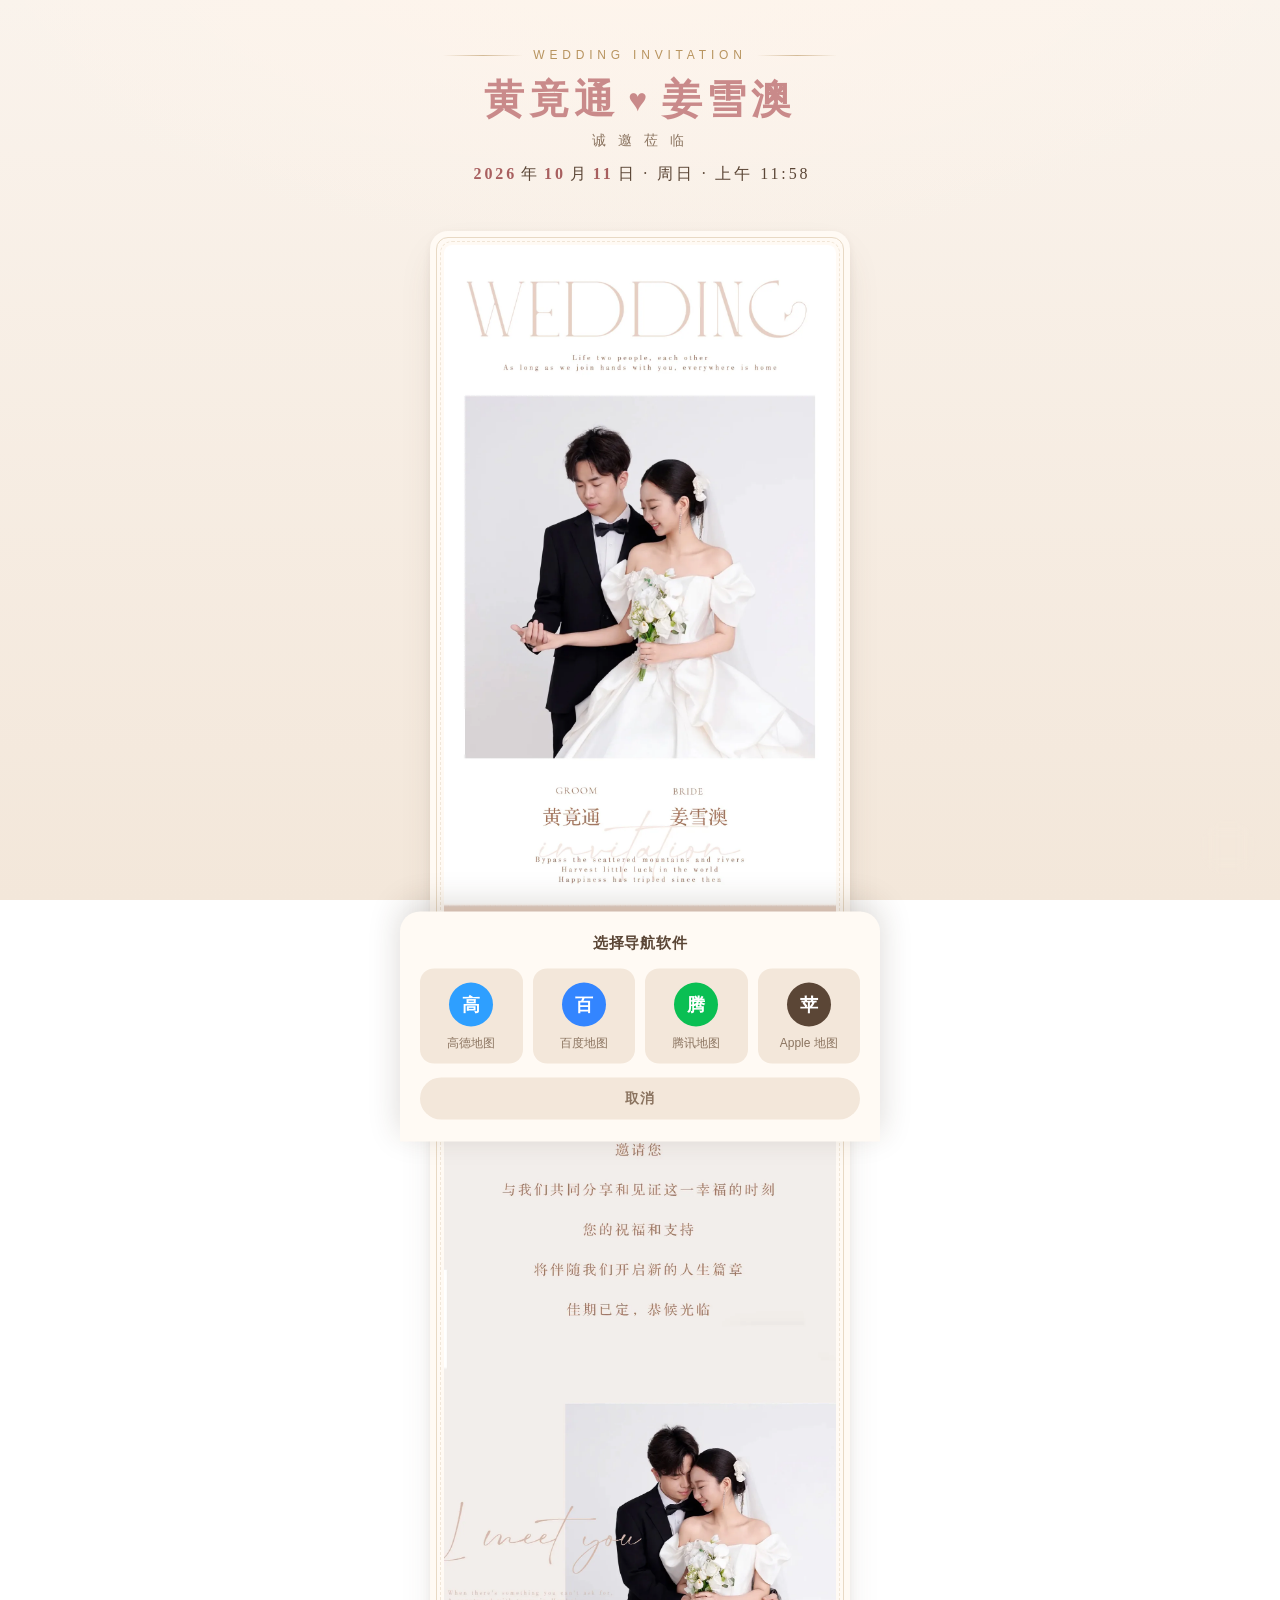
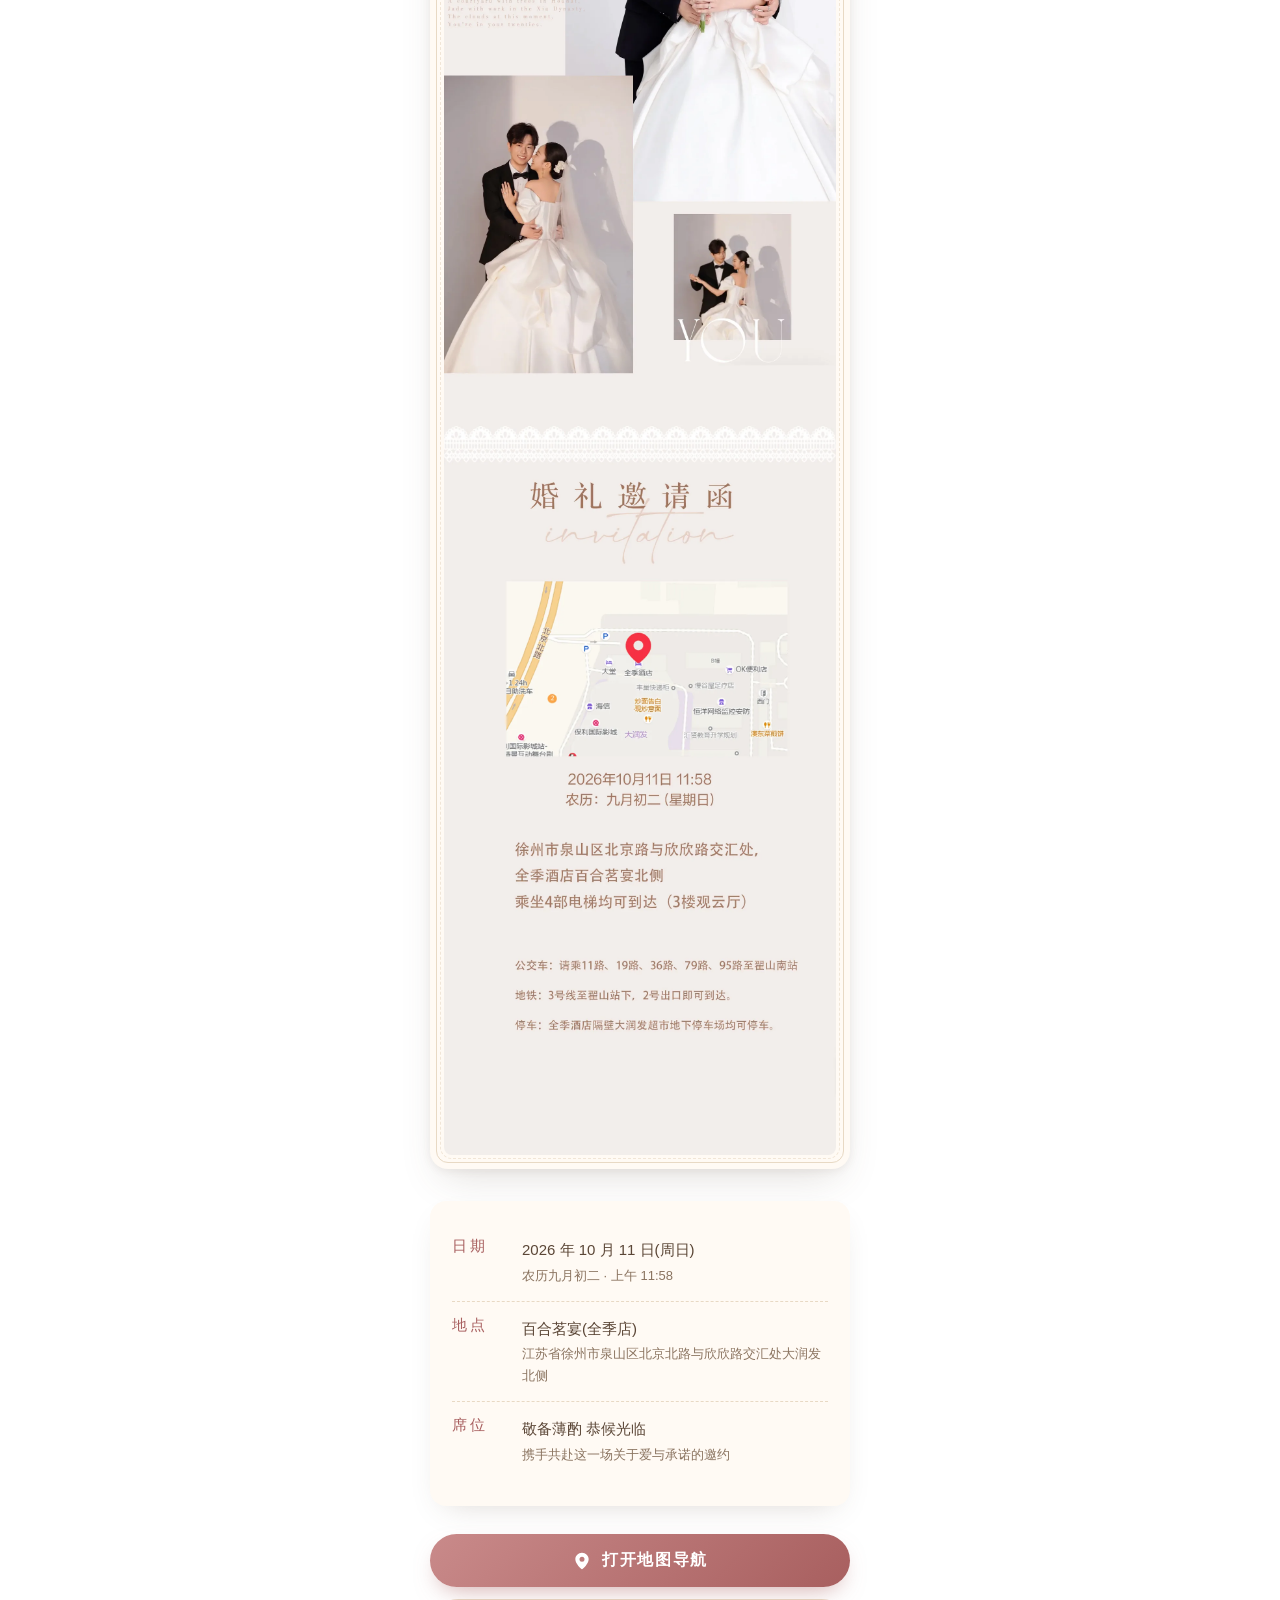
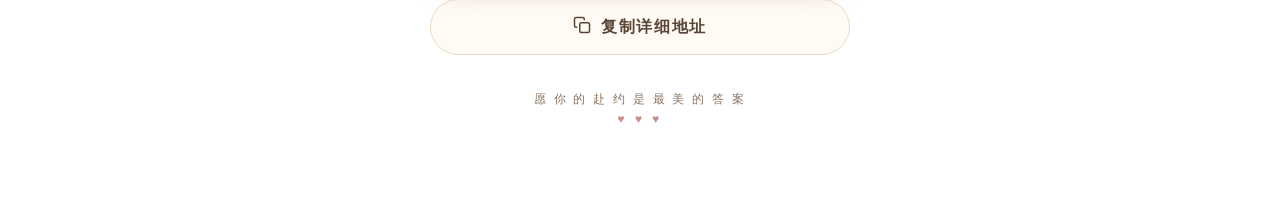
<file: static/wedding/index.html>
<!DOCTYPE html>
<html lang="zh-CN">
<head>
    <meta charset="UTF-8">
    <meta name="viewport" content="width=device-width, initial-scale=1.0, maximum-scale=1.0, user-scalable=no">
    <meta name="theme-color" content="#f7efe6">
    <title>黄竟通 ❤️ 姜雪澳 · 婚礼邀请函</title>
    <meta name="description" content="2026年10月11日 · 江苏省徐州市泉山区 · 百合茗宴(全季店)">

    <!-- 微信分享专用标签 -->
    <meta name="wx.share.title" content="黄竟通 ❤️ 姜雪澳 · 婚礼邀请函">
    <meta name="wx.share.desc" content="2026年10月11日(周日)上午11:58 · 徐州百合茗宴(全季店) · 诚邀您共赴这场关于爱与承诺的邀约">
    <meta name="wx.share.img" content="https://arc-huangjingtong.com/wedding/share-thumb.jpg">

    <!-- Open Graph 标签(其他平台兜底) -->
    <meta property="og:title" content="黄竟通 ❤️ 姜雪澳 · 婚礼邀请函">
    <meta property="og:description" content="2026年10月11日(周日)上午11:58 · 徐州百合茗宴(全季店) · 诚邀您共赴这场关于爱与承诺的邀约">
    <meta property="og:image" content="https://arc-huangjingtong.com/wedding/share-thumb.jpg">
    <meta property="og:type" content="website">
    <meta property="og:url" content="https://arc-huangjingtong.com/wedding/">
    <link rel="icon" href="data:image/svg+xml,<svg xmlns=%22http://www.w3.org/2000/svg%22 viewBox=%220 0 100 100%22><text y=%22.9em%22 font-size=%2290%22>💍</text></svg>">
    <style>
        :root {
            --bg-1: #faf3ec;
            --bg-2: #f3e7da;
            --ink-1: #5b4636;
            --ink-2: #8b7460;
            --accent: #c98a8a;
            --accent-deep: #a85f5f;
            --card: #fffaf4;
            --line: #e8d9c4;
            --gold: #b8945f;
        }

        * { box-sizing: border-box; margin: 0; padding: 0; }

        html, body {
            min-height: 100%;
            background:
                radial-gradient(1200px 600px at 50% -100px, #fff5ec 0%, transparent 60%),
                linear-gradient(180deg, var(--bg-1) 0%, var(--bg-2) 100%);
            background-attachment: fixed;
            color: var(--ink-1);
            font-family: -apple-system, BlinkMacSystemFont, "PingFang SC", "Hiragino Sans GB",
                "Microsoft YaHei", "Helvetica Neue", Helvetica, Arial, sans-serif;
            -webkit-font-smoothing: antialiased;
            -webkit-tap-highlight-color: transparent;
        }

        body {
            display: flex;
            flex-direction: column;
            align-items: center;
            padding: 28px 16px 64px;
        }

        /* ——— 顶部装饰 ——— */
        .ornament {
            width: 100%;
            max-width: 520px;
            text-align: center;
            margin-bottom: 20px;
            color: var(--accent);
        }
        .ornament-rule {
            display: flex;
            align-items: center;
            justify-content: center;
            gap: 10px;
            color: var(--gold);
            font-size: 12px;
            letter-spacing: 0.4em;
            text-transform: uppercase;
            margin-bottom: 14px;
        }
        .ornament-rule::before,
        .ornament-rule::after {
            content: "";
            flex: 1;
            max-width: 80px;
            height: 1px;
            background: linear-gradient(90deg, transparent, var(--gold), transparent);
            opacity: 0.6;
        }

        h1.names {
            font-family: "Songti SC", "STSong", "STKaiti", "KaiTi", "楷体", serif;
            font-size: clamp(28px, 7vw, 40px);
            font-weight: 600;
            letter-spacing: 0.12em;
            line-height: 1.2;
            margin-bottom: 8px;
        }
        h1.names .heart {
            display: inline-block;
            color: var(--accent);
            font-size: 0.8em;
            margin: 0 0.3em;
            transform: translateY(-2px);
            animation: heartbeat 1.6s ease-in-out infinite;
        }

        .subtitle {
            font-family: "STKaiti", "KaiTi", "楷体", serif;
            color: var(--ink-2);
            font-size: 14px;
            letter-spacing: 0.3em;
            margin-bottom: 6px;
        }

        .date-line {
            font-family: "STKaiti", "KaiTi", "楷体", serif;
            color: var(--ink-1);
            font-size: 16px;
            letter-spacing: 0.18em;
            margin-top: 14px;
        }
        .date-line .day {
            display: inline-block;
            color: var(--accent-deep);
            font-weight: 600;
            margin: 0 4px;
        }

        /* ——— 邀请函图片卡 ——— */
        .invitation-card {
            position: relative;
            width: 100%;
            max-width: 420px;
            margin: 26px auto 32px;
            padding: 14px;
            background: var(--card);
            border-radius: 18px;
            box-shadow:
                0 2px 8px rgba(91, 70, 54, 0.08),
                0 18px 40px -12px rgba(91, 70, 54, 0.18);
        }
        .invitation-card::before,
        .invitation-card::after {
            content: "";
            position: absolute;
            inset: 6px;
            border: 1px solid var(--line);
            border-radius: 12px;
            pointer-events: none;
        }
        .invitation-card::after { inset: 10px; border-style: dashed; opacity: 0.6; }
        .invitation-card img {
            display: block;
            width: 100%;
            height: auto;
            border-radius: 8px;
        }

        /* ——— 详情卡 ——— */
        .details {
            width: 100%;
            max-width: 420px;
            background: var(--card);
            border-radius: 16px;
            padding: 22px 22px 26px;
            box-shadow: 0 12px 30px -16px rgba(91, 70, 54, 0.25);
        }

        .detail-row {
            display: flex;
            gap: 14px;
            align-items: flex-start;
            padding: 14px 0;
            border-bottom: 1px dashed var(--line);
        }
        .detail-row:last-child { border-bottom: none; }
        .detail-row .label {
            flex: 0 0 auto;
            min-width: 56px;
            font-family: "STKaiti", "KaiTi", "楷体", serif;
            color: var(--accent-deep);
            font-size: 15px;
            letter-spacing: 0.2em;
        }
        .detail-row .value {
            flex: 1;
            color: var(--ink-1);
            font-size: 15px;
            line-height: 1.7;
        }
        .detail-row .value small {
            display: block;
            color: var(--ink-2);
            font-size: 13px;
            margin-top: 2px;
        }

        /* ——— 按钮 ——— */
        .actions {
            width: 100%;
            max-width: 420px;
            margin-top: 28px;
            display: flex;
            flex-direction: column;
            gap: 12px;
        }
        .btn {
            appearance: none;
            border: none;
            display: flex;
            align-items: center;
            justify-content: center;
            gap: 10px;
            width: 100%;
            padding: 16px 24px;
            border-radius: 999px;
            font-size: 16px;
            font-weight: 600;
            letter-spacing: 0.1em;
            cursor: pointer;
            text-decoration: none;
            transition: transform 0.15s ease, box-shadow 0.2s ease, background 0.2s ease;
            font-family: inherit;
        }
        .btn-primary {
            background: linear-gradient(135deg, var(--accent) 0%, var(--accent-deep) 100%);
            color: #fff;
            box-shadow: 0 10px 24px -10px rgba(168, 95, 95, 0.6);
        }
        .btn-primary:hover { transform: translateY(-1px); box-shadow: 0 14px 28px -10px rgba(168, 95, 95, 0.7); }
        .btn-primary:active { transform: translateY(0); box-shadow: 0 6px 14px -6px rgba(168, 95, 95, 0.5); }
        .btn-primary .icon {
            width: 20px; height: 20px;
            display: inline-flex;
            align-items: center; justify-content: center;
        }

        .btn-secondary {
            background: var(--card);
            color: var(--ink-1);
            border: 1px solid var(--line);
        }
        .btn-secondary:hover { background: #fff5ec; }
        .btn-secondary:active { background: var(--bg-2); }

        .toast {
            position: fixed;
            bottom: 30px;
            left: 50%;
            transform: translateX(-50%) translateY(20px);
            background: rgba(60, 45, 30, 0.92);
            color: #fff;
            padding: 10px 18px;
            border-radius: 999px;
            font-size: 14px;
            opacity: 0;
            pointer-events: none;
            transition: opacity 0.25s ease, transform 0.25s ease;
            z-index: 1000;
            max-width: 90%;
            text-align: center;
        }
        .toast.show {
            opacity: 1;
            transform: translateX(-50%) translateY(0);
        }

        /* ——— 页脚 ——— */
        footer {
            width: 100%;
            max-width: 420px;
            margin-top: 36px;
            text-align: center;
            color: var(--ink-2);
            font-size: 12px;
            letter-spacing: 0.2em;
            font-family: "STKaiti", "KaiTi", "楷体", serif;
        }
        footer .hearts { color: var(--accent); letter-spacing: 0.3em; margin-top: 4px; }

        @keyframes heartbeat {
            0%, 100% { transform: translateY(-2px) scale(1); }
            50% { transform: translateY(-2px) scale(1.18); }
        }

        /* ——— 入场动画 ——— */
        @keyframes fadeInUp {
            from { opacity: 0; transform: translateY(18px); }
            to   { opacity: 1; transform: translateY(0); }
        }
        @keyframes fadeIn {
            from { opacity: 0; }
            to   { opacity: 1; }
        }
        @keyframes ruleExpand {
            from { transform: scaleX(0); opacity: 0; }
            to   { transform: scaleX(1); opacity: 0.6; }
        }
        @keyframes softGlow {
            0%, 100% { text-shadow: 0 0 4px rgba(201, 138, 138, 0.0); }
            50%      { text-shadow: 0 0 14px rgba(201, 138, 138, 0.55); }
        }
        @keyframes btnShine {
            0%   { transform: translateX(-120%) skewX(-20deg); }
            60%, 100% { transform: translateX(220%) skewX(-20deg); }
        }
        @keyframes floatY {
            0%, 100% { transform: translateY(0); }
            50%      { transform: translateY(-6px); }
        }

        .ornament        { animation: fadeInUp 1s cubic-bezier(0.22, 0.61, 0.36, 1) 0.1s both; }
        .ornament-rule   { animation: fadeIn 0.9s ease 0.25s both; }
        .ornament-rule::before,
        .ornament-rule::after { animation: ruleExpand 1.1s cubic-bezier(0.22, 0.61, 0.36, 1) 0.55s both; transform-origin: center; }
        h1.names         { animation: fadeInUp 1s cubic-bezier(0.22, 0.61, 0.36, 1) 0.4s both; }
        .subtitle        { animation: fadeInUp 0.9s cubic-bezier(0.22, 0.61, 0.36, 1) 0.55s both; }
        .date-line       { animation: fadeInUp 0.9s cubic-bezier(0.22, 0.61, 0.36, 1) 0.7s both; }

        /* ——— 滚动渐入（配合 JS IntersectionObserver） ——— */
        .reveal {
            opacity: 0;
            transform: translateY(26px);
            transition: opacity 0.9s cubic-bezier(0.22, 0.61, 0.36, 1), transform 0.9s cubic-bezier(0.22, 0.61, 0.36, 1);
            will-change: opacity, transform;
        }
        .reveal.in-view { opacity: 1; transform: translateY(0); }

        /* ——— 页脚爱心柔光 + 悬浮 ——— */
        footer .hearts span {
            display: inline-block;
            animation: softGlow 2.4s ease-in-out infinite, floatY 3s ease-in-out infinite;
        }
        footer .hearts span:nth-child(2) { animation-delay: 0.4s, 0.6s; }
        footer .hearts span:nth-child(3) { animation-delay: 0.8s, 1.2s; }

        /* ——— 按钮柔光扫过 ——— */
        .btn-primary { position: relative; overflow: hidden; }
        .btn-primary::after {
            content: "";
            position: absolute;
            top: 0;
            left: 0;
            width: 40%;
            height: 100%;
            background: linear-gradient(90deg, transparent, rgba(255, 255, 255, 0.35), transparent);
            transform: translateX(-120%) skewX(-20deg);
            pointer-events: none;
        }
        .btn-primary:hover::after { animation: btnShine 0.9s ease; }

        /* ——— 地图导航选择面板 ——— */
        .nav-mask {
            position: fixed;
            inset: 0;
            background: rgba(60, 45, 30, 0.45);
            opacity: 0;
            pointer-events: none;
            transition: opacity 0.25s ease;
            z-index: 1100;
        }
        .nav-mask.show { opacity: 1; pointer-events: auto; }

        .nav-sheet {
            position: fixed;
            left: 50%;
            bottom: 0;
            transform: translateX(-50%) translateY(105%);
            width: 100%;
            max-width: 480px;
            background: var(--card);
            border-radius: 20px 20px 0 0;
            padding: 22px 20px calc(22px + env(safe-area-inset-bottom));
            box-shadow: 0 -8px 32px rgba(60, 45, 30, 0.18);
            transition: transform 0.28s cubic-bezier(0.32, 0.72, 0, 1);
            z-index: 1101;
        }
        .nav-sheet.show { transform: translateX(-50%) translateY(0); }

        .nav-sheet-title {
            text-align: center;
            font-size: 15px;
            font-weight: 600;
            color: var(--ink-1);
            letter-spacing: 0.05em;
            margin-bottom: 16px;
        }

        .nav-grid {
            display: grid;
            grid-template-columns: repeat(4, 1fr);
            gap: 10px;
        }
        .nav-opt {
            appearance: none;
            border: none;
            background: var(--bg-2);
            border-radius: 14px;
            padding: 14px 6px 12px;
            display: flex;
            flex-direction: column;
            align-items: center;
            gap: 8px;
            cursor: pointer;
            font-family: inherit;
            transition: transform 0.15s ease, background 0.15s ease;
        }
        .nav-opt:hover { background: #efe2d2; transform: translateY(-1px); }
        .nav-opt:active { transform: translateY(0) scale(0.97); }
        .nav-opt .badge {
            width: 44px; height: 44px;
            border-radius: 50%;
            display: flex;
            align-items: center;
            justify-content: center;
            font-size: 18px;
            font-weight: 700;
            color: #fff;
        }
        .nav-opt .name { font-size: 12px; color: var(--ink-2); font-weight: 500; }

        .nav-cancel {
            appearance: none;
            border: none;
            width: 100%;
            margin-top: 14px;
            padding: 12px;
            border-radius: 999px;
            background: var(--bg-2);
            color: var(--ink-2);
            font-size: 14px;
            font-weight: 600;
            cursor: pointer;
            font-family: inherit;
            letter-spacing: 0.1em;
        }
        .nav-cancel:hover { background: var(--bg-3); }

        /* ——— 桌面端微调 ——— */
        @media (min-width: 720px) {
            body { padding: 48px 24px 80px; }
        }

        /* ===== 背景音乐按钮 ===== */
        .music-btn {
            position: fixed;
            bottom: 24px;
            right: 24px;
            width: 56px;
            height: 56px;
            border-radius: 50%;
            background: rgba(255,250,244,0.9);
            backdrop-filter: blur(8px);
            -webkit-backdrop-filter: blur(8px);
            border: 1px solid rgba(201,138,138,0.3);
            box-shadow: 0 4px 14px rgba(91,70,54,0.15);
            display: flex;
            align-items: center;
            justify-content: center;
            cursor: pointer;
            z-index: 999;
            transition: transform 0.2s ease, box-shadow 0.2s ease;
            padding: 0;
        }
        .music-btn:hover {
            transform: scale(1.08);
            box-shadow: 0 6px 20px rgba(91,70,54,0.22);
        }
        .music-btn:active { transform: scale(0.95); }
        .music-btn svg {
            width: 24px;
            height: 24px;
            fill: var(--accent-deep);
            transition: opacity 0.2s;
        }
        .music-btn .icon-pause { display: none; }
        .music-btn.playing .icon-play { display: none; }
        .music-btn.playing .icon-pause { display: block; }
        .music-btn.playing {
            animation: musicSpin 4s linear infinite;
        }
        .music-btn .pulse {
            position: absolute;
            inset: -3px;
            border-radius: 50%;
            border: 2px solid rgba(201,138,138,0.4);
            opacity: 0;
            animation: musicPulse 2s ease-out infinite;
        }
        .music-btn.playing .pulse { opacity: 1; }
        @keyframes musicSpin {
            from { transform: rotate(0deg); }
            to { transform: rotate(360deg); }
        }
        @keyframes musicPulse {
            0% { transform: scale(1); opacity: 0.6; }
            100% { transform: scale(1.5); opacity: 0; }
        }
        .music-tip {
            position: fixed;
            bottom: 92px;
            right: 24px;
            background: rgba(91,70,54,0.85);
            color: #fff;
            font-size: 12px;
            padding: 6px 12px;
            border-radius: 999px;
            z-index: 998;
            opacity: 0;
            transform: translateY(6px);
            transition: opacity 0.3s, transform 0.3s;
            pointer-events: none;
            letter-spacing: 0.05em;
        }
        .music-tip.show {
            opacity: 1;
            transform: translateY(0);
        }
    </style>
</head>
<body>

    <!-- 背景音乐 -->
    <audio id="bgm" src="bgm.mp3" loop preload="auto"></audio>
    <button id="music-btn" class="music-btn" type="button" aria-label="背景音乐">
        <span class="pulse"></span>
        <svg class="icon-play" viewBox="0 0 24 24"><path d="M12 3v10.55c-.59-.34-1.27-.55-2-.55-2.21 0-4 1.79-4 4s1.79 4 4 4 4-1.79 4-4V7h4V3h-6z"/></svg>
        <svg class="icon-pause" viewBox="0 0 24 24"><path d="M6 19h4V5H6v14zm8-14v14h4V5h-4z"/></svg>
    </button>

    <header class="ornament">
        <div class="ornament-rule">Wedding Invitation</div>
        <h1 class="names">
            黄竟通<span class="heart">♥</span>姜雪澳
        </h1>
        <div class="subtitle">诚 邀 莅 临</div>
        <div class="date-line">
            <span class="day">2026</span>年<span class="day">10</span>月<span class="day">11</span>日 · 周日 · 上午 11:58
        </div>
    </header>

    <figure class="invitation-card reveal">
        <picture>
            <source srcset="./invitation.webp" type="image/webp">
            <img src="./invitation.jpg" alt="黄竟通 & 姜雪澳 婚礼邀请函"
                 width="1206" height="8433"
                 loading="eager" fetchpriority="high" decoding="async">
        </picture>
    </figure>

    <section class="details reveal" aria-label="婚礼信息">
        <div class="detail-row">
            <div class="label">日期</div>
            <div class="value">
                2026 年 10 月 11 日(周日)
                <small>农历九月初二 · 上午 11:58</small>
            </div>
        </div>
        <div class="detail-row">
            <div class="label">地点</div>
            <div class="value" id="venue-address">
                百合茗宴(全季店)
                <small>江苏省徐州市泉山区北京北路与欣欣路交汇处大润发北侧</small>
            </div>
        </div>
        <div class="detail-row">
            <div class="label">席位</div>
            <div class="value">
                敬备薄酌 恭候光临
                <small>携手共赴这一场关于爱与承诺的邀约</small>
            </div>
        </div>
    </section>

    <div class="actions reveal">
        <button id="nav-btn" class="btn btn-primary" type="button">
            <span class="icon" aria-hidden="true">
                <svg viewBox="0 0 24 24" width="20" height="20" fill="currentColor" xmlns="http://www.w3.org/2000/svg">
                    <path d="M12 2C7.58 2 4 5.58 4 10c0 5.25 7 12 8 12s8-6.75 8-12c0-4.42-3.58-8-8-8zm0 11a3 3 0 1 1 0-6 3 3 0 0 1 0 6z"/>
                </svg>
            </span>
            打开地图导航
        </button>
        <button id="copy-btn" class="btn btn-secondary" type="button">
            <span class="icon" aria-hidden="true">
                <svg viewBox="0 0 24 24" width="18" height="18" fill="none" stroke="currentColor" stroke-width="2" stroke-linecap="round" stroke-linejoin="round" xmlns="http://www.w3.org/2000/svg">
                    <rect x="9" y="9" width="13" height="13" rx="2" ry="2"/>
                    <path d="M5 15H4a2 2 0 0 1-2-2V4a2 2 0 0 1 2-2h9a2 2 0 0 1 2 2v1"/>
                </svg>
            </span>
            复制详细地址
        </button>
    </div>

    <!-- 地图导航选择面板 -->
    <div class="nav-mask" id="nav-mask"></div>
    <div class="nav-sheet" id="nav-sheet" role="dialog" aria-modal="true" aria-label="选择导航软件">
        <div class="nav-sheet-title">选择导航软件</div>
        <div class="nav-grid">
            <button class="nav-opt" type="button" data-map="amap">
                <span class="badge" style="background:#2e9fff;">高</span>
                <span class="name">高德地图</span>
            </button>
            <button class="nav-opt" type="button" data-map="baidu">
                <span class="badge" style="background:#3385ff;">百</span>
                <span class="name">百度地图</span>
            </button>
            <button class="nav-opt" type="button" data-map="tencent">
                <span class="badge" style="background:#0abf53;">腾</span>
                <span class="name">腾讯地图</span>
            </button>
            <button class="nav-opt" type="button" data-map="apple">
                <span class="badge" style="background:#5b4636;">苹</span>
                <span class="name">Apple 地图</span>
            </button>
        </div>
        <button class="nav-cancel" id="nav-cancel" type="button">取消</button>
    </div>

    <footer>
        <div>愿 你 的 赴 约 是 最 美 的 答 案</div>
        <div class="hearts"><span>♥</span> <span>♥</span> <span>♥</span></div>
    </footer>

    <div id="toast" class="toast" role="status" aria-live="polite"></div>

    <script>
        // 地图导航唤起逻辑
        // 点击「打开地图导航」弹出选择面板,由用户自选高德/百度/腾讯/Apple 地图
        // 均使用无需 API key 的网页版 URI,移动端打开会引导唤起对应 App,PC 端打开网页版
        (function () {
            const venueName = '百合茗宴(全季店)';
            const city = '徐州';
            const address = '百合茗宴(全季店),江苏省徐州市泉山区北京北路与欣欣路交汇处大润发北侧';

            // 各导航软件链接(关键词搜索,定位稳定)
            const mapUrls = {
                amap: 'https://uri.amap.com/search?keyword='
                    + encodeURIComponent(venueName)
                    + '&city=' + encodeURIComponent(city)
                    + '&src=wedding-invitation',
                baidu: 'https://j.map.baidu.com/6e/OLw',
                tencent: 'https://apis.map.qq.com/uri/v1/search?keyword='
                    + encodeURIComponent(venueName)
                    + '&region=' + encodeURIComponent(city)
                    + '&referer=wedding-invitation',
                apple: 'https://maps.apple.com/?q='
                    + encodeURIComponent(venueName + ',' + city)
            };

            // 打开/关闭选择面板
            const mask = document.getElementById('nav-mask');
            const sheet = document.getElementById('nav-sheet');
            const navBtn = document.getElementById('nav-btn');
            const cancelBtn = document.getElementById('nav-cancel');

            function openSheet() {
                mask.classList.add('show');
                sheet.classList.add('show');
            }
            function closeSheet() {
                mask.classList.remove('show');
                sheet.classList.remove('show');
            }

            navBtn.addEventListener('click', openSheet);
            cancelBtn.addEventListener('click', closeSheet);
            mask.addEventListener('click', closeSheet);
            document.addEventListener('keydown', function (e) {
                if (e.key === 'Escape') closeSheet();
            });

            // 选择某款导航 → 打开对应链接
            document.querySelectorAll('.nav-opt').forEach(function (opt) {
                opt.addEventListener('click', function () {
                    const key = this.dataset.map;
                    const url = mapUrls[key];
                    if (url) window.open(url, '_blank', 'noopener');
                    closeSheet();
                });
            });

            // 复制地址
            const copyBtn = document.getElementById('copy-btn');
            const toast = document.getElementById('toast');

            function showToast(msg) {
                toast.textContent = msg;
                toast.classList.add('show');
                clearTimeout(showToast._t);
                showToast._t = setTimeout(() => toast.classList.remove('show'), 2200);
            }

            copyBtn.addEventListener('click', async function () {
                try {
                    if (navigator.clipboard && window.isSecureContext) {
                        await navigator.clipboard.writeText(address);
                    } else {
                        const ta = document.createElement('textarea');
                        ta.value = address;
                        ta.style.position = 'fixed';
                        ta.style.opacity = '0';
                        document.body.appendChild(ta);
                        ta.select();
                        document.execCommand('copy');
                        document.body.removeChild(ta);
                    }
                    showToast('地址已复制 ✓');
                } catch (e) {
                    showToast('复制失败,请长按选择');
                }
            });
        })();

        // 滚动渐入动效
        (function () {
            var revealEls = document.querySelectorAll('.reveal');
            if (!('IntersectionObserver' in window) || revealEls.length === 0) {
                revealEls.forEach(function (el) { el.classList.add('in-view'); });
                return;
            }
            var io = new IntersectionObserver(function (entries) {
                entries.forEach(function (entry) {
                    if (entry.isIntersecting) {
                        entry.target.classList.add('in-view');
                        io.unobserve(entry.target);
                    }
                });
            }, { threshold: 0.12, rootMargin: '0px 0px -40px 0px' });
            revealEls.forEach(function (el) { io.observe(el); });
        })();

        // ===== 背景音乐自动播放 =====
        (function () {
            var audio = document.getElementById('bgm');
            var btn = document.getElementById('music-btn');
            var hasInteracted = false;

            function tryPlay() {
                var p = audio.play();
                if (p && typeof p.then === 'function') {
                    p.then(function () {
                        btn.classList.add('playing');
                    }).catch(function () {
                        // 浏览器阻止自动播放，等待用户第一次交互
                    });
                }
            }
            function togglePlay() {
                if (audio.paused) {
                    audio.play().then(function () {
                        btn.classList.add('playing');
                    }).catch(function () {});
                } else {
                    audio.pause();
                    btn.classList.remove('playing');
                }
            }
            btn.addEventListener('click', function (e) {
                e.stopPropagation();
                togglePlay();
            });
            // 页面加载立即尝试自动播放
            if (document.readyState === 'complete') {
                tryPlay();
            } else {
                window.addEventListener('load', tryPlay);
            }
            // 用户第一次交互（点击/触摸/按键）时自动播放
            function onFirstInteract() {
                if (hasInteracted) return;
                hasInteracted = true;
                if (audio.paused) {
                    audio.play().then(function () {
                        btn.classList.add('playing');
                    }).catch(function () {});
                }
                document.removeEventListener('click', onFirstInteract);
                document.removeEventListener('touchstart', onFirstInteract);
                document.removeEventListener('keydown', onFirstInteract);
            }
            document.addEventListener('click', onFirstInteract);
            document.addEventListener('touchstart', onFirstInteract);
            document.addEventListener('keydown', onFirstInteract);
        })();
    </script>

</body>
</html>
</file>
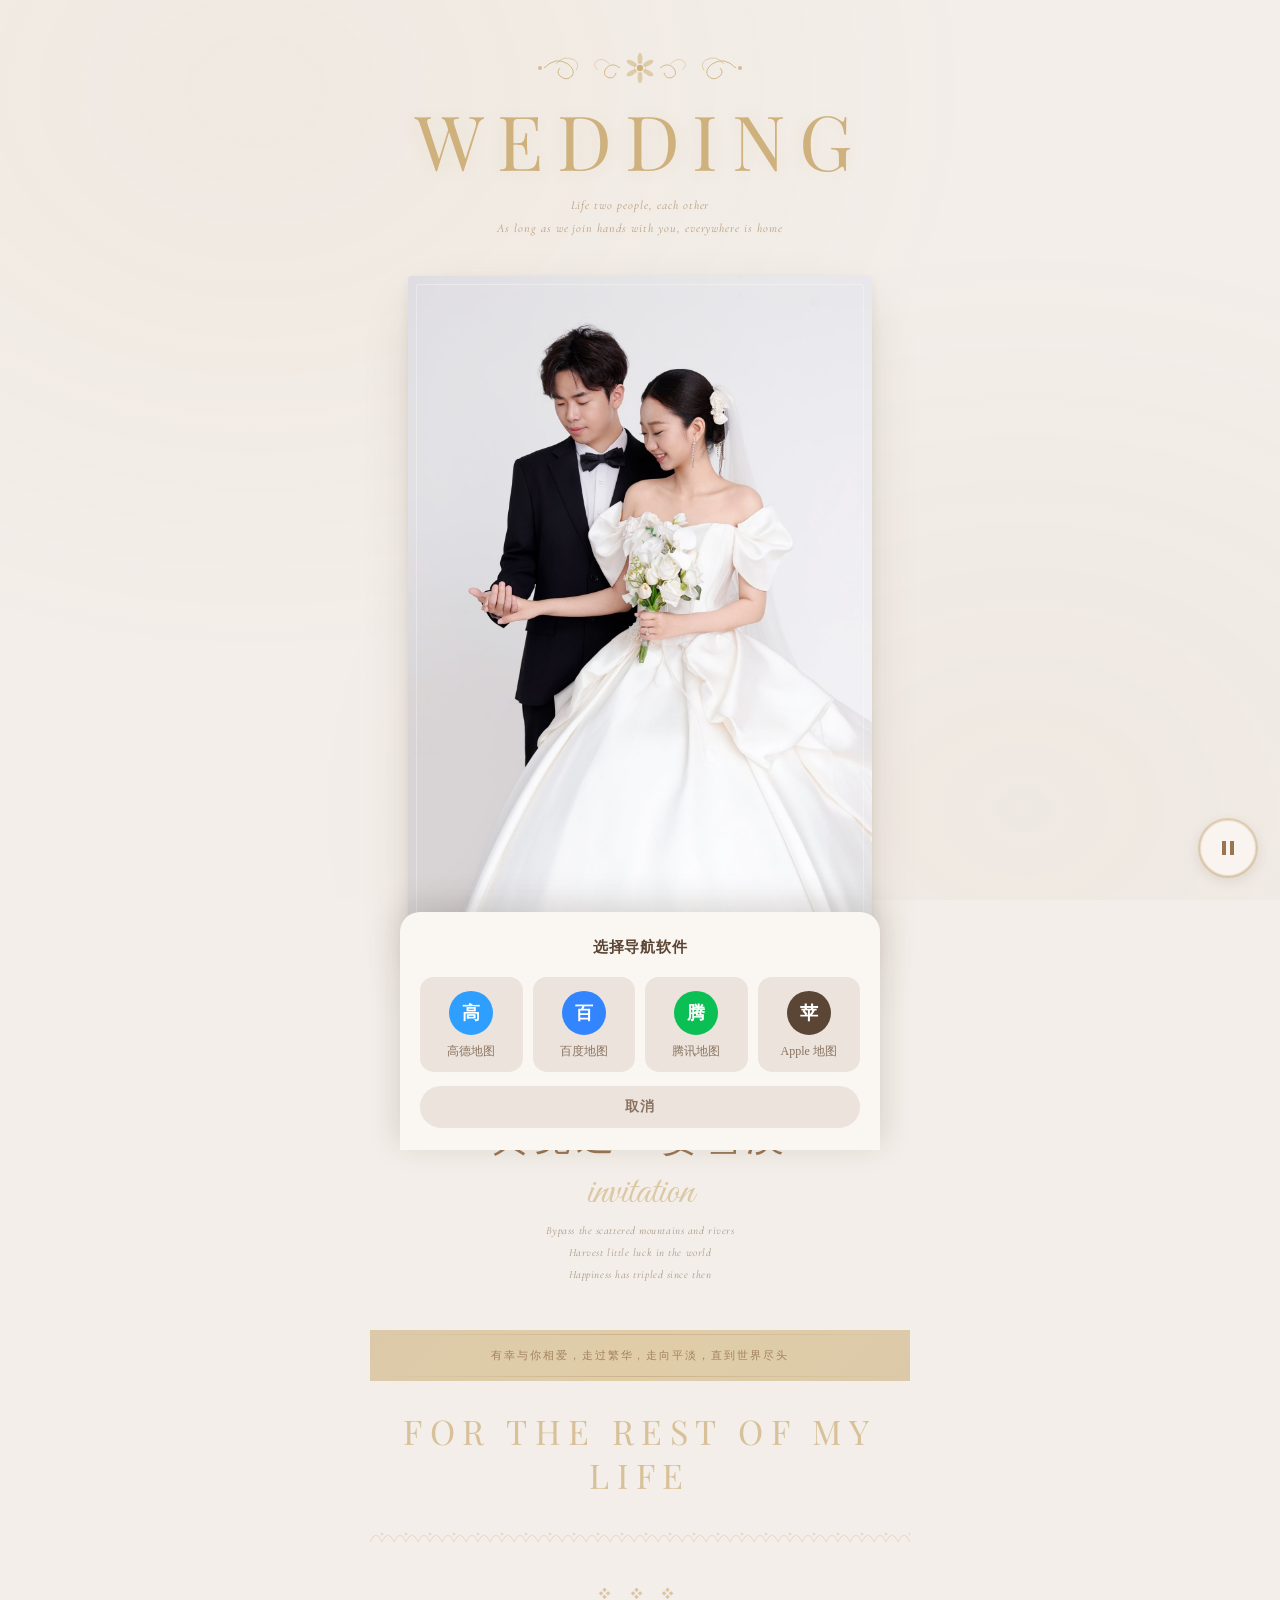
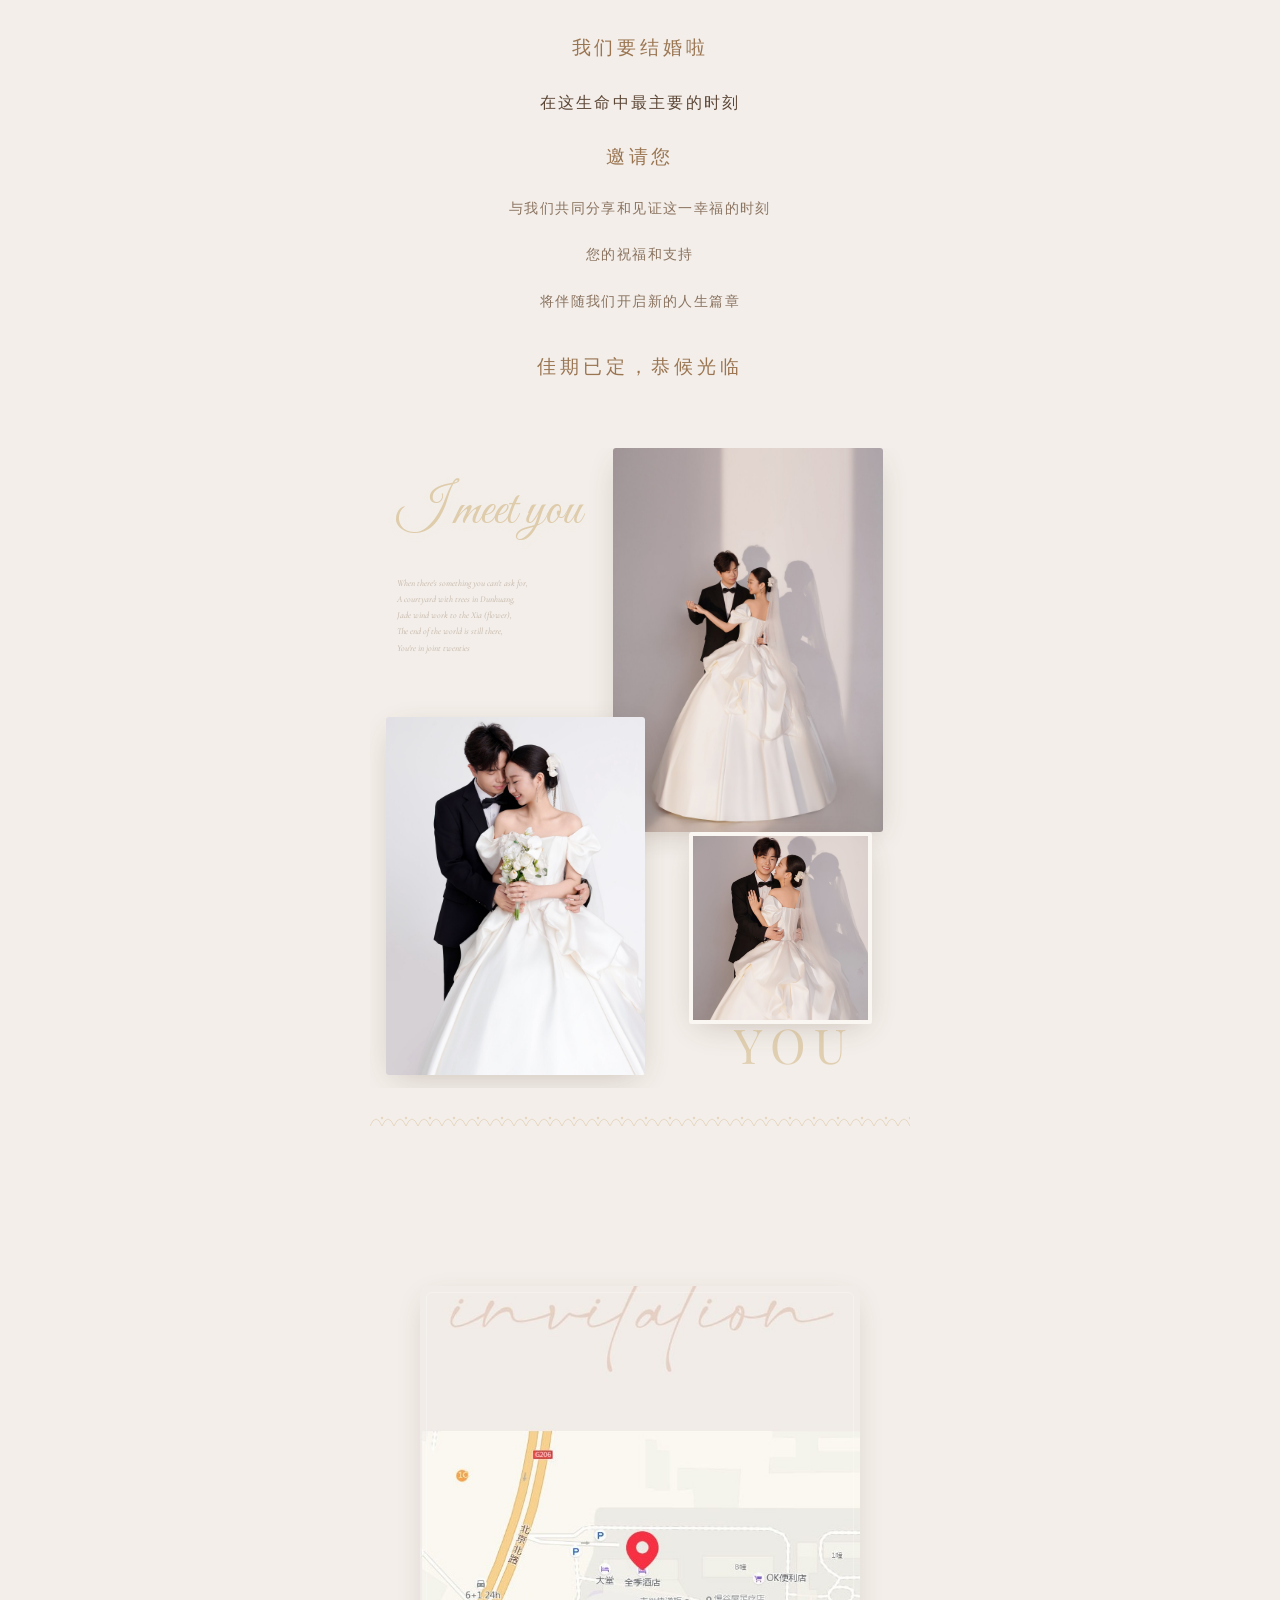
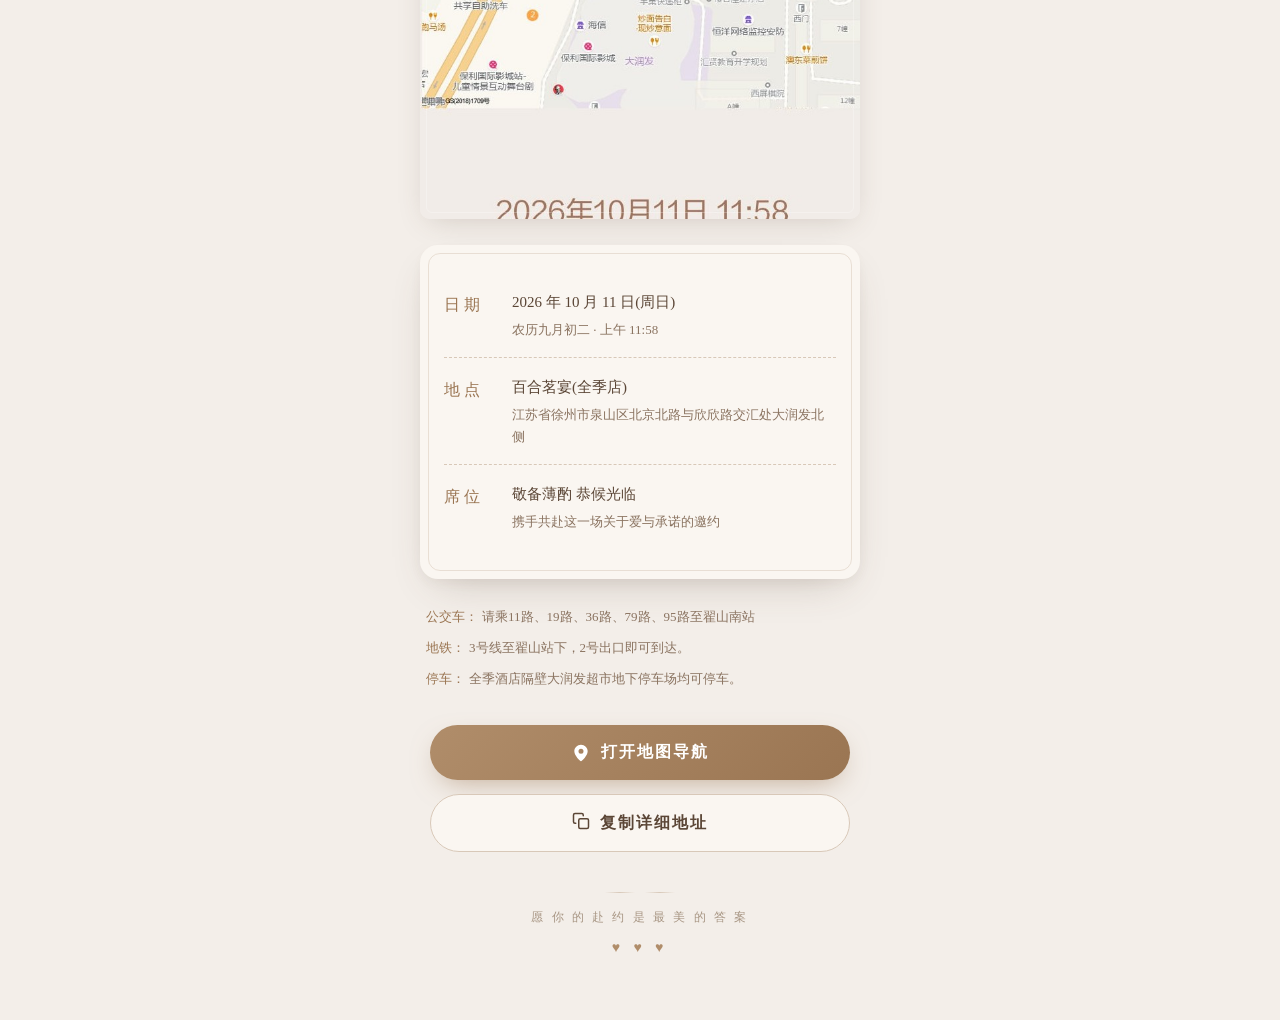
<file: static/wedding2/index.html>
<!DOCTYPE html>
<html lang="zh-CN">
<head>
    <meta charset="UTF-8">
    <meta name="viewport" content="width=device-width, initial-scale=1.0">
    <title>黄竟通 ❤️ 姜雪澳 · 婚礼邀请函</title>
    <meta name="description" content="2026年10月11日 · 江苏省徐州市泉山区 · 百合茗宴(全季店)">
    <meta name="wx.share.desc" content="2026年10月11日(周日)上午11:58 · 徐州百合茗宴(全季店) · 诚邀您共赴这场关于爱与承诺的邀约">
    <meta property="og:title" content="黄竟通 ❤️ 姜雪澳 · 婚礼邀请函">
    <meta property="og:description" content="2026年10月11日(周日)上午11:58 · 徐州百合茗宴(全季店) · 诚邀您共赴这场关于爱与承诺的邀约">
    <meta property="og:image" content="images/photo1.jpg">
    <meta property="og:type" content="website">
    <link rel="preconnect" href="https://fonts.googleapis.com">
    <link rel="preconnect" href="https://fonts.gstatic.com" crossorigin>
    <link href="https://fonts.googleapis.com/css2?family=Cormorant+Garamond:ital,wght@0,300;0,400;0,500;0,600;1,300;1,400&family=Great+Vibes&family=Playfair+Display:ital,wght@0,400;0,500;0,600;1,400&display=swap" rel="stylesheet">
    <style>
        :root {
            --bg: #f3eee9;
            --bg-2: #ebe3dc;
            --bg-3: #e5dcd3;
            --card: #faf6f1;
            --ink-1: #5b4636;
            --ink-2: #8a7360;
            --ink-3: #a89684;
            --accent: #b08d6a;
            --accent-deep: #9a7552;
            --accent-light: #c9a98a;
            --gold: #c9a96e;
            --gold-light: #e0cda8;
            --gold-band: #dcc9a8;
            --line: #d8c8b8;
            --serif: "Playfair Display", "Cormorant Garamond", "Songti SC", "STSong", Georgia, serif;
            --cormorant: "Cormorant Garamond", "Songti SC", Georgia, serif;
            --script: "Great Vibes", "STKaiti", "KaiTi", cursive;
            --kai: "STKaiti", "KaiTi", "楷体", serif;
        }

        * { margin: 0; padding: 0; box-sizing: border-box; }

        body {
            background: var(--bg);
            color: var(--ink-1);
            font-family: var(--kai);
            line-height: 1.8;
            -webkit-font-smoothing: antialiased;
            overflow-x: hidden;
        }

        .page {
            max-width: 540px;
            margin: 0 auto;
            padding: 0 0 50px;
            position: relative;
        }

        /* 装饰性背景纹理 */
        .page::before {
            content: "";
            position: fixed;
            top: 0; left: 0; right: 0; bottom: 0;
            background:
                radial-gradient(ellipse at 20% 10%, rgba(201,169,110,0.06) 0%, transparent 50%),
                radial-gradient(ellipse at 80% 90%, rgba(176,141,106,0.05) 0%, transparent 50%);
            pointer-events: none;
            z-index: 0;
        }

        /* ===== 1. 顶部 WEDDING 标题 ===== */
        .hero-title {
            text-align: center;
            padding: 40px 24px 8px;
            position: relative;
            z-index: 1;
        }
        .flower-frame {
            width: 100%;
            max-width: 480px;
            margin: 0 auto 6px;
            display: block;
        }
        .flower-frame svg {
            width: 100%;
            height: auto;
            display: block;
        }
        .hero-title .ornament-top {
            display: flex;
            align-items: center;
            justify-content: center;
            gap: 12px;
            margin-bottom: 18px;
        }
        .hero-title .ornament-top::before,
        .hero-title .ornament-top::after {
            content: "";
            width: 50px;
            height: 1px;
            background: linear-gradient(90deg, transparent, var(--gold), transparent);
        }
        .hero-title .ornament-top span {
            font-family: var(--cormorant);
            font-size: 11px;
            letter-spacing: 0.4em;
            color: var(--gold);
            text-transform: uppercase;
        }
        .hero-title h1 {
            font-family: var(--serif);
            font-size: clamp(44px, 13vw, 76px);
            font-weight: 400;
            letter-spacing: 0.18em;
            color: var(--gold);
            line-height: 1;
            opacity: 0.88;
            text-shadow: 0 2px 20px rgba(201,169,110,0.15);
        }
        .hero-title .en-quote {
            margin-top: 16px;
            font-family: var(--cormorant);
            font-size: 12px;
            font-style: italic;
            color: var(--accent);
            letter-spacing: 0.08em;
            line-height: 1.9;
            opacity: 0.85;
        }

        /* ===== 2. 顶部婚纱照 ===== */
        .photo-top {
            width: 86%;
            margin: 28px auto;
            position: relative;
            z-index: 1;
        }
        .photo-top .frame {
            position: relative;
            overflow: hidden;
            border-radius: 4px;
            box-shadow:
                0 4px 12px rgba(91,70,54,0.08),
                0 20px 50px -15px rgba(91,70,54,0.25);
        }
        .photo-top .frame::before {
            content: "";
            position: absolute;
            inset: 8px;
            border: 1px solid rgba(255,255,255,0.3);
            border-radius: 2px;
            z-index: 2;
            pointer-events: none;
        }
        .photo-top img {
            display: block;
            width: 100%;
            height: auto;
            transition: transform 0.8s ease;
        }
        .photo-top:hover img { transform: scale(1.02); }

        /* ===== 3. 新人介绍 ===== */
        .couple {
            text-align: center;
            padding: 36px 24px 12px;
            position: relative;
            z-index: 1;
        }
        .couple .divider {
            display: flex;
            align-items: center;
            justify-content: center;
            gap: 10px;
            margin-bottom: 20px;
        }
        .couple .divider::before,
        .couple .divider::after {
            content: "";
            width: 40px;
            height: 1px;
            background: linear-gradient(90deg, transparent, var(--line), transparent);
        }
        .couple .divider span {
            color: var(--gold);
            font-size: 10px;
            letter-spacing: 0.3em;
        }
        .couple-labels {
            display: flex;
            justify-content: center;
            gap: 90px;
            margin-bottom: 6px;
        }
        .couple-labels span {
            font-family: var(--cormorant);
            font-size: 12px;
            letter-spacing: 0.3em;
            color: var(--accent);
            text-transform: uppercase;
            opacity: 0.8;
        }
        .couple-names {
            display: flex;
            justify-content: center;
            align-items: center;
            gap: 18px;
            margin-bottom: 4px;
        }
        .couple-names .name {
            font-family: var(--serif);
            font-size: clamp(26px, 6.5vw, 38px);
            font-weight: 500;
            color: var(--accent-deep);
            letter-spacing: 0.12em;
        }
        .couple-names .heart {
            color: var(--accent);
            font-size: 0.65em;
            animation: heartbeat 1.6s ease-in-out infinite;
        }
        .couple-script {
            font-family: var(--script);
            font-size: 42px;
            color: var(--gold);
            opacity: 0.55;
            margin: -2px 0 6px;
            line-height: 1;
        }
        .couple-poem {
            font-family: var(--cormorant);
            font-size: 11px;
            font-style: italic;
            color: var(--ink-3);
            letter-spacing: 0.05em;
            line-height: 2;
            margin-top: 6px;
        }

        /* ===== 4. 金色装饰带 ===== */
        .gold-band {
            background: linear-gradient(135deg, var(--gold-band) 0%, var(--gold-light) 50%, var(--gold-band) 100%);
            text-align: center;
            padding: 16px 24px;
            margin: 32px 0 0;
            position: relative;
            z-index: 1;
        }
        .gold-band::before,
        .gold-band::after {
            content: "";
            position: absolute;
            left: 0; right: 0;
            height: 1px;
            background: linear-gradient(90deg, transparent, rgba(154,117,82,0.3), transparent);
        }
        .gold-band::before { top: 4px; }
        .gold-band::after { bottom: 4px; }
        .gold-band .band-text {
            font-family: var(--kai);
            font-size: 11px;
            color: var(--accent-deep);
            letter-spacing: 0.18em;
            opacity: 0.85;
        }

        .for-life {
            text-align: center;
            padding: 28px 24px 16px;
            position: relative;
            z-index: 1;
        }
        .for-life h2 {
            font-family: var(--serif);
            font-size: clamp(20px, 5.5vw, 34px);
            font-weight: 400;
            letter-spacing: 0.22em;
            color: var(--gold);
            opacity: 0.65;
            line-height: 1.3;
        }

        /* 蕾丝花边 */
        .lace {
            height: 28px;
            background-image: url("data:image/svg+xml,%3Csvg xmlns='http://www.w3.org/2000/svg' viewBox='0 0 120 28'%3E%3Cpath d='M0,28 Q6,14 12,28 Q18,14 24,28 Q30,14 36,28 Q42,14 48,28 Q54,14 60,28 Q66,14 72,28 Q78,14 84,28 Q90,14 96,28 Q102,14 108,28 Q114,14 120,28' fill='none' stroke='%23c9a96e' stroke-width='0.7' opacity='0.45'/%3E%3Ccircle cx='12' cy='20' r='1.2' fill='%23c9a96e' opacity='0.35'/%3E%3Ccircle cx='36' cy='20' r='1.2' fill='%23c9a96e' opacity='0.35'/%3E%3Ccircle cx='60' cy='20' r='1.2' fill='%23c9a96e' opacity='0.35'/%3E%3Ccircle cx='84' cy='20' r='1.2' fill='%23c9a96e' opacity='0.35'/%3E%3Ccircle cx='108' cy='20' r='1.2' fill='%23c9a96e' opacity='0.35'/%3E%3C/svg%3E");
            background-size: 120px 28px;
            background-repeat: repeat-x;
            margin: 0;
            position: relative;
            z-index: 1;
        }

        /* ===== 5. 邀请文字 ===== */
        .invitation-text {
            text-align: center;
            padding: 40px 32px 24px;
            position: relative;
            z-index: 1;
        }
        .invitation-text .ornament-dot {
            color: var(--gold);
            font-size: 14px;
            letter-spacing: 0.5em;
            margin-bottom: 20px;
            opacity: 0.6;
        }
        .invitation-text .line {
            font-family: var(--kai);
            font-size: 16px;
            color: var(--ink-1);
            letter-spacing: 0.14em;
            margin-bottom: 16px;
            line-height: 2.2;
        }
        .invitation-text .line.highlight {
            color: var(--accent-deep);
            font-size: 19px;
            font-weight: 500;
            letter-spacing: 0.2em;
        }
        .invitation-text .line.small {
            font-size: 14px;
            color: var(--ink-2);
            letter-spacing: 0.1em;
        }
        .invitation-text .line.space { margin-top: 28px; }

        /* ===== 6. 照片拼贴区 ===== */
        .collage-section {
            padding: 20px 0 10px;
            position: relative;
            z-index: 1;
        }
        .collage {
            position: relative;
            width: 100%;
            max-width: 540px;
            height: 600px;
            margin: 0 auto;
            overflow: hidden;
        }
        .collage .photo {
            position: absolute;
            overflow: hidden;
            border-radius: 3px;
            box-shadow: 0 8px 30px -10px rgba(91,70,54,0.3);
        }
        .collage .photo img {
            display: block;
            width: 100%;
            height: 100%;
            object-fit: cover;
            transition: transform 0.8s ease;
        }
        .collage .photo:hover img { transform: scale(1.04); }

        /* 右侧大图 - 跳舞照(photo2) */
        .collage .photo-main {
            top: 0;
            right: 5%;
            width: 50%;
            height: 60%;
            z-index: 2;
        }
        /* 左侧中图 - 拥抱白底(photo3) */
        .collage .photo-left {
            bottom: 2%;
            left: 3%;
            width: 48%;
            height: 56%;
            z-index: 3;
        }
        /* 右下小图 - 拥抱暖灰(photo4) */
        .collage .photo-small {
            bottom: 10%;
            right: 7%;
            width: 34%;
            height: 30%;
            z-index: 4;
            border: 4px solid var(--card);
        }

        .collage .script-overlay {
            position: absolute;
            top: 6%;
            left: 5%;
            font-family: var(--script);
            font-size: 52px;
            color: var(--gold);
            opacity: 0.5;
            z-index: 5;
            line-height: 1;
            pointer-events: none;
            text-shadow: 0 2px 10px rgba(243,238,233,0.8);
        }
        .collage .poem-overlay {
            position: absolute;
            top: 20%;
            left: 5%;
            font-family: var(--cormorant);
            font-size: 9px;
            font-style: italic;
            color: var(--ink-3);
            opacity: 0.7;
            z-index: 5;
            line-height: 1.8;
            max-width: 38%;
            pointer-events: none;
        }
        .collage .you-text {
            position: absolute;
            bottom: 0;
            right: 10%;
            font-family: var(--serif);
            font-size: 48px;
            font-weight: 400;
            color: var(--gold);
            opacity: 0.45;
            z-index: 5;
            letter-spacing: 0.18em;
            pointer-events: none;
        }

        /* ===== 7. 婚礼信息卡 ===== */
        .info-section {
            padding: 24px 20px 0;
            position: relative;
            z-index: 1;
        }
        .info-header {
            text-align: center;
            margin-bottom: 22px;
        }
        .info-header .ornament {
            display: flex;
            align-items: center;
            justify-content: center;
            gap: 10px;
            margin-bottom: 14px;
        }
        .info-header .ornament::before,
        .info-header .ornament::after {
            content: "";
            width: 35px;
            height: 1px;
            background: linear-gradient(90deg, transparent, var(--gold), transparent);
        }
        .info-header .ornament span {
            color: var(--gold);
            font-size: 10px;
            letter-spacing: 0.3em;
        }
        .info-header h2 {
            font-family: var(--kai);
            font-size: 28px;
            font-weight: 600;
            color: var(--accent-deep);
            letter-spacing: 0.22em;
            margin-bottom: 2px;
        }
        .info-header .en {
            font-family: var(--script);
            font-size: 30px;
            color: var(--gold);
            opacity: 0.55;
            line-height: 1;
        }

        .map-wrap {
            width: 88%;
            margin: 0 auto 26px;
            overflow: hidden;
            border-radius: 10px;
            box-shadow: 0 8px 28px -10px rgba(91,70,54,0.25);
            position: relative;
        }
        .map-wrap::after {
            content: "";
            position: absolute;
            inset: 6px;
            border: 1px solid rgba(255,255,255,0.25);
            border-radius: 6px;
            pointer-events: none;
        }
        .map-wrap img {
            display: block;
            width: 100%;
            height: auto;
        }

        .info-card {
            width: 88%;
            margin: 0 auto;
            background: var(--card);
            border-radius: 18px;
            padding: 28px 24px 30px;
            box-shadow:
                0 4px 12px rgba(91,70,54,0.05),
                0 16px 40px -18px rgba(91,70,54,0.3);
            position: relative;
        }
        .info-card::before {
            content: "";
            position: absolute;
            inset: 8px;
            border: 1px solid var(--line);
            border-radius: 12px;
            pointer-events: none;
            opacity: 0.5;
        }
        .info-row {
            display: flex;
            gap: 16px;
            align-items: flex-start;
            padding: 16px 0;
            border-bottom: 1px dashed var(--line);
            position: relative;
            z-index: 1;
        }
        .info-row:last-child { border-bottom: none; }
        .info-row .label {
            flex: 0 0 auto;
            min-width: 52px;
            font-family: var(--kai);
            color: var(--accent-deep);
            font-size: 16px;
            letter-spacing: 0.22em;
            padding-top: 2px;
            font-weight: 500;
        }
        .info-row .value {
            flex: 1;
            color: var(--ink-1);
            font-size: 15px;
            line-height: 1.8;
        }
        .info-row .value small {
            display: block;
            color: var(--ink-2);
            font-size: 13px;
            margin-top: 3px;
            line-height: 1.7;
        }

        .transport {
            width: 88%;
            margin: 24px auto 0;
            padding: 0 6px;
        }
        .transport p {
            font-family: var(--kai);
            font-size: 13px;
            color: var(--ink-2);
            line-height: 2.2;
            margin-bottom: 2px;
        }
        .transport p strong {
            color: var(--accent-deep);
            font-weight: 500;
            margin-right: 4px;
        }

        /* ===== 8. 按钮区 ===== */
        .actions {
            width: 88%;
            max-width: 420px;
            margin: 32px auto 0;
            display: flex;
            flex-direction: column;
            gap: 14px;
            position: relative;
            z-index: 1;
        }
        .btn {
            appearance: none;
            border: none;
            display: flex;
            align-items: center;
            justify-content: center;
            gap: 10px;
            width: 100%;
            padding: 17px 24px;
            border-radius: 999px;
            font-size: 16px;
            font-weight: 600;
            letter-spacing: 0.12em;
            cursor: pointer;
            text-decoration: none;
            transition: transform 0.2s ease, box-shadow 0.25s ease, background 0.2s ease;
            font-family: inherit;
            position: relative;
            overflow: hidden;
        }
        .btn-primary {
            background: linear-gradient(135deg, var(--accent) 0%, var(--accent-deep) 100%);
            color: #fff;
            box-shadow: 0 10px 28px -10px rgba(154,117,82,0.6);
        }
        .btn-primary:hover { transform: translateY(-2px); box-shadow: 0 16px 36px -10px rgba(154,117,82,0.7); }
        .btn-primary:active { transform: translateY(0); }
        .btn-primary .icon { width: 20px; height: 20px; display: inline-flex; align-items: center; justify-content: center; }
        .btn-primary::after {
            content: "";
            position: absolute; top: 0; left: 0; width: 40%; height: 100%;
            background: linear-gradient(90deg, transparent, rgba(255,255,255,0.3), transparent);
            transform: translateX(-120%) skewX(-20deg);
            pointer-events: none;
        }
        .btn-primary:hover::after { animation: btnShine 0.9s ease; }

        .btn-secondary {
            background: var(--card);
            color: var(--ink-1);
            border: 1px solid var(--line);
        }
        .btn-secondary:hover { background: #fff5ec; border-color: var(--accent-light); }

        /* ===== 9. 页脚 ===== */
        footer {
            width: 100%;
            max-width: 420px;
            margin: 40px auto 0;
            text-align: center;
            color: var(--ink-3);
            font-size: 12px;
            letter-spacing: 0.22em;
            font-family: var(--kai);
            padding: 0 20px;
            position: relative;
            z-index: 1;
        }
        footer .footer-ornament {
            display: flex;
            align-items: center;
            justify-content: center;
            gap: 10px;
            margin-bottom: 14px;
        }
        footer .footer-ornament::before,
        footer .footer-ornament::after {
            content: "";
            width: 30px;
            height: 1px;
            background: linear-gradient(90deg, transparent, var(--line), transparent);
        }
        footer .hearts { color: var(--accent); letter-spacing: 0.35em; margin-top: 6px; font-size: 14px; }
        footer .hearts span {
            display: inline-block;
            animation: softGlow 2.4s ease-in-out infinite, floatY 3s ease-in-out infinite;
        }
        footer .hearts span:nth-child(2) { animation-delay: 0.4s, 0.6s; }
        footer .hearts span:nth-child(3) { animation-delay: 0.8s, 1.2s; }

        /* ===== 动画 ===== */
        @keyframes heartbeat {
            0%, 100% { transform: translateY(-2px) scale(1); }
            50% { transform: translateY(-2px) scale(1.18); }
        }
        @keyframes fadeInUp {
            from { opacity: 0; transform: translateY(20px); }
            to { opacity: 1; transform: translateY(0); }
        }
        @keyframes fadeIn {
            from { opacity: 0; }
            to { opacity: 1; }
        }
        @keyframes softGlow {
            0%, 100% { text-shadow: 0 0 4px rgba(201,138,138,0); }
            50% { text-shadow: 0 0 16px rgba(201,138,138,0.5); }
        }
        @keyframes floatY {
            0%, 100% { transform: translateY(0); }
            50% { transform: translateY(-6px); }
        }
        @keyframes btnShine {
            0% { transform: translateX(-120%) skewX(-20deg); }
            60%, 100% { transform: translateX(220%) skewX(-20deg); }
        }

        .reveal {
            opacity: 0;
            transform: translateY(28px);
            transition: opacity 1s cubic-bezier(0.22,0.61,0.36,1), transform 1s cubic-bezier(0.22,0.61,0.36,1);
        }
        .reveal.in-view { opacity: 1; transform: translateY(0); }

        .hero-title { animation: fadeInUp 1.1s cubic-bezier(0.22,0.61,0.36,1) 0.1s both; }
        .photo-top { animation: fadeInUp 1.1s cubic-bezier(0.22,0.61,0.36,1) 0.35s both; }
        .couple { animation: fadeInUp 1.1s cubic-bezier(0.22,0.61,0.36,1) 0.55s both; }

        /* 地图导航选择面板 */
        .nav-mask {
            position: fixed; inset: 0;
            background: rgba(60,45,30,0.45);
            opacity: 0; pointer-events: none;
            transition: opacity 0.25s ease;
            z-index: 1100;
        }
        .nav-mask.show { opacity: 1; pointer-events: auto; }
        .nav-sheet {
            position: fixed; left: 50%; bottom: 0;
            transform: translateX(-50%) translateY(105%);
            width: 100%; max-width: 480px;
            background: var(--card);
            border-radius: 20px 20px 0 0;
            padding: 22px 20px calc(22px + env(safe-area-inset-bottom));
            box-shadow: 0 -8px 32px rgba(60,45,30,0.18);
            transition: transform 0.28s cubic-bezier(0.32,0.72,0,1);
            z-index: 1101;
        }
        .nav-sheet.show { transform: translateX(-50%) translateY(0); }
        .nav-sheet-title {
            text-align: center; font-size: 15px; font-weight: 600;
            color: var(--ink-1); letter-spacing: 0.05em; margin-bottom: 16px;
        }
        .nav-grid { display: grid; grid-template-columns: repeat(4,1fr); gap: 10px; }
        .nav-opt {
            appearance: none; border: none; background: var(--bg-2);
            border-radius: 14px; padding: 14px 6px 12px;
            display: flex; flex-direction: column; align-items: center; gap: 8px;
            cursor: pointer; font-family: inherit;
            transition: transform 0.15s ease, background 0.15s ease;
        }
        .nav-opt:hover { background: #efe2d2; transform: translateY(-1px); }
        .nav-opt:active { transform: translateY(0) scale(0.97); }
        .nav-opt .badge {
            width: 44px; height: 44px; border-radius: 50%;
            display: flex; align-items: center; justify-content: center;
            font-size: 18px; font-weight: 700; color: #fff;
        }
        .nav-opt .name { font-size: 12px; color: var(--ink-2); font-weight: 500; }
        .nav-cancel {
            appearance: none; border: none; width: 100%; margin-top: 14px;
            padding: 12px; border-radius: 999px; background: var(--bg-2);
            color: var(--ink-2); font-size: 14px; font-weight: 600;
            cursor: pointer; font-family: inherit; letter-spacing: 0.1em;
        }

        .toast {
            position: fixed; bottom: 30px; left: 50%;
            transform: translateX(-50%) translateY(20px);
            background: rgba(60,45,30,0.92); color: #fff;
            padding: 10px 18px; border-radius: 999px; font-size: 14px;
            opacity: 0; pointer-events: none;
            transition: opacity 0.25s ease, transform 0.25s ease;
            z-index: 1200; max-width: 90%; text-align: center;
        }
        .toast.show { opacity: 1; transform: translateX(-50%) translateY(0); }

        @media (min-width: 720px) {
            .page { padding: 0 0 60px; }
            .collage { height: 640px; }
        }

        /* ===== 背景音乐按钮 ===== */
        .music-btn {
            position: fixed;
            bottom: 24px;
            right: 24px;
            width: 56px;
            height: 56px;
            border-radius: 50%;
            background: rgba(250,246,241,0.9);
            backdrop-filter: blur(8px);
            -webkit-backdrop-filter: blur(8px);
            border: 1px solid rgba(201,169,110,0.3);
            box-shadow: 0 4px 14px rgba(91,70,54,0.15);
            display: flex;
            align-items: center;
            justify-content: center;
            cursor: pointer;
            z-index: 999;
            transition: transform 0.2s ease, box-shadow 0.2s ease;
            padding: 0;
        }
        .music-btn:hover {
            transform: scale(1.08);
            box-shadow: 0 6px 20px rgba(91,70,54,0.22);
        }
        .music-btn:active { transform: scale(0.95); }
        .music-btn svg {
            width: 24px;
            height: 24px;
            fill: var(--accent-deep);
            transition: opacity 0.2s;
        }
        .music-btn .icon-pause { display: none; }
        .music-btn.playing .icon-play { display: none; }
        .music-btn.playing .icon-pause { display: block; }
        .music-btn.playing {
            animation: musicSpin 4s linear infinite;
        }
        .music-btn .pulse {
            position: absolute;
            inset: -3px;
            border-radius: 50%;
            border: 2px solid rgba(201,169,110,0.4);
            opacity: 0;
            animation: musicPulse 2s ease-out infinite;
        }
        .music-btn.playing .pulse { opacity: 1; }
        @keyframes musicSpin {
            from { transform: rotate(0deg); }
            to { transform: rotate(360deg); }
        }
        @keyframes musicPulse {
            0% { transform: scale(1); opacity: 0.6; }
            100% { transform: scale(1.5); opacity: 0; }
        }
        .music-tip {
            position: fixed;
            bottom: 92px;
            right: 24px;
            background: rgba(91,70,54,0.85);
            color: #fff;
            font-size: 12px;
            padding: 6px 12px;
            border-radius: 999px;
            z-index: 998;
            opacity: 0;
            transform: translateY(6px);
            transition: opacity 0.3s, transform 0.3s;
            pointer-events: none;
            letter-spacing: 0.05em;
        }
        .music-tip.show {
            opacity: 1;
            transform: translateY(0);
        }
    </style>
</head>
<body>

<!-- 背景音乐 -->
<audio id="bgm" src="bgm.mp3" loop preload="auto"></audio>
<button id="music-btn" class="music-btn" type="button" aria-label="背景音乐">
    <span class="pulse"></span>
    <svg class="icon-play" viewBox="0 0 24 24"><path d="M12 3v10.55c-.59-.34-1.27-.55-2-.55-2.21 0-4 1.79-4 4s1.79 4 4 4 4-1.79 4-4V7h4V3h-6z"/></svg>
    <svg class="icon-pause" viewBox="0 0 24 24"><path d="M6 19h4V5H6v14zm8-14v14h4V5h-4z"/></svg>
</button>
<div id="music-tip" class="music-tip">点击播放音乐</div>

<div class="page">

    <!-- 1. 顶部 WEDDING 标题 -->
    <header class="hero-title">
        <div class="flower-frame">
            <svg viewBox="0 0 600 70" xmlns="http://www.w3.org/2000/svg" preserveAspectRatio="xMidYMid meet">
                <defs>
                    <linearGradient id="goldGrad" x1="0%" y1="0%" x2="100%" y2="0%">
                        <stop offset="0%" style="stop-color:#c9a96e;stop-opacity:0.3"/>
                        <stop offset="50%" style="stop-color:#c9a96e;stop-opacity:0.9"/>
                        <stop offset="100%" style="stop-color:#c9a96e;stop-opacity:0.3"/>
                    </linearGradient>
                </defs>
                <!-- 左侧延伸线 -->
                <line x1="10" y1="35" x2="170" y2="35" stroke="url(#goldGrad)" stroke-width="1"/>
                <circle cx="175" cy="35" r="2.5" fill="#c9a96e" opacity="0.7"/>
                <!-- 左侧卷草纹 -->
                <path d="M180,35 Q195,20 210,30 Q220,38 215,45 Q208,52 200,45 Q195,40 200,35" fill="none" stroke="#c9a96e" stroke-width="1.2" opacity="0.8"/>
                <path d="M195,30 Q205,18 218,25 Q225,30 220,38" fill="none" stroke="#c9a96e" stroke-width="1" opacity="0.6"/>
                <!-- 中央花卉装饰 -->
                <g transform="translate(300,35)">
                    <!-- 主花 -->
                    <circle cx="0" cy="0" r="4" fill="#c9a96e" opacity="0.85"/>
                    <circle cx="0" cy="0" r="7" fill="none" stroke="#c9a96e" stroke-width="0.8" opacity="0.5"/>
                    <!-- 花瓣 -->
                    <ellipse cx="0" cy="-12" rx="3" ry="7" fill="#c9a96e" opacity="0.5" transform="rotate(0)"/>
                    <ellipse cx="0" cy="-12" rx="3" ry="7" fill="#c9a96e" opacity="0.5" transform="rotate(60)"/>
                    <ellipse cx="0" cy="-12" rx="3" ry="7" fill="#c9a96e" opacity="0.5" transform="rotate(120)"/>
                    <ellipse cx="0" cy="-12" rx="3" ry="7" fill="#c9a96e" opacity="0.5" transform="rotate(180)"/>
                    <ellipse cx="0" cy="-12" rx="3" ry="7" fill="#c9a96e" opacity="0.5" transform="rotate(240)"/>
                    <ellipse cx="0" cy="-12" rx="3" ry="7" fill="#c9a96e" opacity="0.5" transform="rotate(300)"/>
                    <!-- 两侧卷草 -->
                    <path d="M-25,0 Q-35,-8 -42,0 Q-48,8 -40,12 Q-32,14 -30,6" fill="none" stroke="#c9a96e" stroke-width="1.2" opacity="0.75"/>
                    <path d="M25,0 Q35,-8 42,0 Q48,8 40,12 Q32,14 30,6" fill="none" stroke="#c9a96e" stroke-width="1.2" opacity="0.75"/>
                    <path d="M-38,-5 Q-48,-15 -55,-8 Q-60,-2 -52,2" fill="none" stroke="#c9a96e" stroke-width="0.9" opacity="0.5"/>
                    <path d="M38,-5 Q48,-15 55,-8 Q60,-2 52,2" fill="none" stroke="#c9a96e" stroke-width="0.9" opacity="0.5"/>
                </g>
                <!-- 右侧卷草纹（镜像） -->
                <path d="M420,35 Q405,20 390,30 Q380,38 385,45 Q392,52 400,45 Q405,40 400,35" fill="none" stroke="#c9a96e" stroke-width="1.2" opacity="0.8"/>
                <path d="M405,30 Q395,18 382,25 Q375,30 380,38" fill="none" stroke="#c9a96e" stroke-width="1" opacity="0.6"/>
                <circle cx="425" cy="35" r="2.5" fill="#c9a96e" opacity="0.7"/>
                <!-- 右侧延伸线 -->
                <line x1="430" y1="35" x2="590" y2="35" stroke="url(#goldGrad)" stroke-width="1"/>
            </svg>
        </div>
        <h1>WEDDING</h1>
        <div class="en-quote">
            Life two people, each other<br>
            As long as we join hands with you, everywhere is home
        </div>
    </header>

    <!-- 2. 顶部婚纱照 -->
    <div class="photo-top">
        <div class="frame">
            <img src="images/photo1.jpg" alt="新人婚纱照">
        </div>
    </div>

    <!-- 3. 新人介绍 -->
    <section class="couple">
        <div class="divider"><span>♦</span></div>
        <div class="couple-labels">
            <span>Groom</span>
            <span>Bride</span>
        </div>
        <div class="couple-names">
            <span class="name">黄竟通</span>
            <span class="heart">♥</span>
            <span class="name">姜雪澳</span>
        </div>
        <div class="couple-script">invitation</div>
        <div class="couple-poem">
            Bypass the scattered mountains and rivers<br>
            Harvest little luck in the world<br>
            Happiness has tripled since then
        </div>
    </section>

    <!-- 4. 金色装饰带 -->
    <div class="gold-band">
        <div class="band-text">有幸与你相爱，走过繁华，走向平淡，直到世界尽头</div>
    </div>
    <div class="for-life">
        <h2>FOR THE REST OF MY LIFE</h2>
    </div>
    <div class="lace"></div>

    <!-- 5. 邀请文字 -->
    <section class="invitation-text">
        <div class="ornament-dot">❖ ❖ ❖</div>
        <p class="line highlight">我们要结婚啦</p>
        <p class="line">在这生命中最主要的时刻</p>
        <p class="line highlight">邀请您</p>
        <p class="line small">与我们共同分享和见证这一幸福的时刻</p>
        <p class="line small">您的祝福和支持</p>
        <p class="line small">将伴随我们开启新的人生篇章</p>
        <p class="line highlight space">佳期已定，恭候光临</p>
    </section>

    <!-- 6. 照片拼贴区 -->
    <section class="collage-section reveal">
        <div class="collage">
            <div class="script-overlay">I meet you</div>
            <div class="poem-overlay">
                When there's something you can't ask for,<br>
                A courtyard with trees in Dunhuang,<br>
                Jade wind work to the Xia (flower),<br>
                The end of the world is still there,<br>
                You're in joint twenties
            </div>
            <div class="photo photo-main">
                <img src="images/photo2.jpg" alt="新人照片">
            </div>
            <div class="photo photo-left">
                <img src="images/photo3.jpg" alt="新人照片">
            </div>
            <div class="photo photo-small">
                <img src="images/photo4.jpg" alt="新人照片">
            </div>
            <div class="you-text">YOU</div>
        </div>
    </section>
    <div class="lace"></div>

    <!-- 7. 婚礼信息卡 -->
    <section class="info-section">
        <div class="info-header reveal">
            <div class="ornament"><span>♦</span></div>
            <h2>婚礼邀请函</h2>
            <div class="en">invitation</div>
        </div>

        <div class="map-wrap reveal">
            <img src="images/map.jpg" alt="婚礼地点地图">
        </div>

        <div class="info-card reveal">
            <div class="info-row">
                <div class="label">日期</div>
                <div class="value">
                    2026 年 10 月 11 日(周日)
                    <small>农历九月初二 · 上午 11:58</small>
                </div>
            </div>
            <div class="info-row">
                <div class="label">地点</div>
                <div class="value">
                    百合茗宴(全季店)
                    <small>江苏省徐州市泉山区北京北路与欣欣路交汇处大润发北侧</small>
                </div>
            </div>
            <div class="info-row">
                <div class="label">席位</div>
                <div class="value">
                    敬备薄酌 恭候光临
                    <small>携手共赴这一场关于爱与承诺的邀约</small>
                </div>
            </div>
        </div>

        <div class="transport reveal">
            <p><strong>公交车：</strong>请乘11路、19路、36路、79路、95路至翟山南站</p>
            <p><strong>地铁：</strong>3号线至翟山站下，2号出口即可到达。</p>
            <p><strong>停车：</strong>全季酒店隔壁大润发超市地下停车场均可停车。</p>
        </div>
    </section>

    <!-- 8. 按钮区 -->
    <div class="actions reveal">
        <button id="nav-btn" class="btn btn-primary" type="button">
            <span class="icon" aria-hidden="true">
                <svg viewBox="0 0 24 24" width="20" height="20" fill="currentColor" xmlns="http://www.w3.org/2000/svg">
                    <path d="M12 2C7.58 2 4 5.58 4 10c0 5.25 7 12 8 12s8-6.75 8-12c0-4.42-3.58-8-8-8zm0 11a3 3 0 1 1 0-6 3 3 0 0 1 0 6z"/>
                </svg>
            </span>
            打开地图导航
        </button>
        <button id="copy-btn" class="btn btn-secondary" type="button">
            <span class="icon" aria-hidden="true">
                <svg viewBox="0 0 24 24" width="18" height="18" fill="none" stroke="currentColor" stroke-width="2" stroke-linecap="round" stroke-linejoin="round" xmlns="http://www.w3.org/2000/svg">
                    <rect x="9" y="9" width="13" height="13" rx="2" ry="2"/>
                    <path d="M5 15H4a2 2 0 0 1-2-2V4a2 2 0 0 1 2-2h9a2 2 0 0 1 2 2v1"/>
                </svg>
            </span>
            复制详细地址
        </button>
    </div>

    <!-- 9. 页脚 -->
    <footer>
        <div class="footer-ornament"></div>
        <div>愿 你 的 赴 约 是 最 美 的 答 案</div>
        <div class="hearts"><span>♥</span> <span>♥</span> <span>♥</span></div>
    </footer>

</div>

<!-- 地图导航选择面板 -->
<div class="nav-mask" id="nav-mask"></div>
<div class="nav-sheet" id="nav-sheet" role="dialog" aria-modal="true" aria-label="选择导航软件">
    <div class="nav-sheet-title">选择导航软件</div>
    <div class="nav-grid">
        <button class="nav-opt" type="button" data-map="amap">
            <span class="badge" style="background:#2e9fff;">高</span>
            <span class="name">高德地图</span>
        </button>
        <button class="nav-opt" type="button" data-map="baidu">
            <span class="badge" style="background:#3385ff;">百</span>
            <span class="name">百度地图</span>
        </button>
        <button class="nav-opt" type="button" data-map="tencent">
            <span class="badge" style="background:#0abf53;">腾</span>
            <span class="name">腾讯地图</span>
        </button>
        <button class="nav-opt" type="button" data-map="apple">
            <span class="badge" style="background:#5b4636;">苹</span>
            <span class="name">Apple 地图</span>
        </button>
    </div>
    <button class="nav-cancel" id="nav-cancel" type="button">取消</button>
</div>

<div id="toast" class="toast" role="status" aria-live="polite"></div>

<script>
    // 地图导航唤起逻辑
    (function () {
        const venueName = '百合茗宴(全季店)';
        const city = '徐州';
        const address = '百合茗宴(全季店),江苏省徐州市泉山区北京北路与欣欣路交汇处大润发北侧';

        const mapUrls = {
            amap: 'https://uri.amap.com/search?keyword=' + encodeURIComponent(venueName) + '&city=' + encodeURIComponent(city) + '&src=wedding-invitation',
            baidu: 'https://j.map.baidu.com/6e/OLw',
            tencent: 'https://apis.map.qq.com/uri/v1/search?keyword=' + encodeURIComponent(venueName) + '&region=' + encodeURIComponent(city) + '&referer=wedding-invitation',
            apple: 'https://maps.apple.com/?q=' + encodeURIComponent(venueName + ',' + city)
        };

        const mask = document.getElementById('nav-mask');
        const sheet = document.getElementById('nav-sheet');
        const navBtn = document.getElementById('nav-btn');
        const cancelBtn = document.getElementById('nav-cancel');

        function openSheet() { mask.classList.add('show'); sheet.classList.add('show'); }
        function closeSheet() { mask.classList.remove('show'); sheet.classList.remove('show'); }

        navBtn.addEventListener('click', openSheet);
        cancelBtn.addEventListener('click', closeSheet);
        mask.addEventListener('click', closeSheet);
        document.addEventListener('keydown', function (e) { if (e.key === 'Escape') closeSheet(); });

        document.querySelectorAll('.nav-opt').forEach(function (opt) {
            opt.addEventListener('click', function () {
                const url = mapUrls[this.dataset.map];
                if (url) window.open(url, '_blank', 'noopener');
                closeSheet();
            });
        });

        // 复制地址
        const copyBtn = document.getElementById('copy-btn');
        const toast = document.getElementById('toast');
        function showToast(msg) {
            toast.textContent = msg;
            toast.classList.add('show');
            clearTimeout(showToast._t);
            showToast._t = setTimeout(() => toast.classList.remove('show'), 2200);
        }
        copyBtn.addEventListener('click', async function () {
            try {
                if (navigator.clipboard && window.isSecureContext) {
                    await navigator.clipboard.writeText(address);
                } else {
                    const ta = document.createElement('textarea');
                    ta.value = address;
                    ta.style.position = 'fixed';
                    ta.style.opacity = '0';
                    document.body.appendChild(ta);
                    ta.select();
                    document.execCommand('copy');
                    document.body.removeChild(ta);
                }
                showToast('地址已复制 ✓');
            } catch (e) {
                showToast('复制失败,请长按选择');
            }
        });
    })();

    // 滚动渐入动效
    (function () {
        var revealEls = document.querySelectorAll('.reveal');
        if (!('IntersectionObserver' in window) || revealEls.length === 0) {
            revealEls.forEach(function (el) { el.classList.add('in-view'); });
            return;
        }
        var io = new IntersectionObserver(function (entries) {
            entries.forEach(function (entry) {
                if (entry.isIntersecting) {
                    entry.target.classList.add('in-view');
                    io.unobserve(entry.target);
                }
            });
        }, { threshold: 0.1, rootMargin: '0px 0px -40px 0px' });
        revealEls.forEach(function (el) { io.observe(el); });
    })();

    // ===== 背景音乐自动播放 =====
    (function () {
        var audio = document.getElementById('bgm');
        var btn = document.getElementById('music-btn');
        var tip = document.getElementById('music-tip');
        var hasInteracted = false;

        function tryPlay() {
            var p = audio.play();
            if (p && typeof p.then === 'function') {
                p.then(function () {
                    btn.classList.add('playing');
                    tip.classList.remove('show');
                }).catch(function () { showTip(); });
            }
        }
        function showTip() {
            tip.classList.add('show');
            setTimeout(function () { tip.classList.remove('show'); }, 3000);
        }
        function togglePlay() {
            if (audio.paused) {
                audio.play().then(function () {
                    btn.classList.add('playing');
                    tip.classList.remove('show');
                }).catch(function () { showTip(); });
            } else {
                audio.pause();
                btn.classList.remove('playing');
            }
        }
        btn.addEventListener('click', function (e) {
            e.stopPropagation();
            togglePlay();
        });
        window.addEventListener('load', function () {
            setTimeout(tryPlay, 300);
        });
        function onFirstInteract() {
            if (hasInteracted) return;
            hasInteracted = true;
            if (audio.paused) {
                audio.play().then(function () {
                    btn.classList.add('playing');
                    tip.classList.remove('show');
                }).catch(function () {});
            }
            document.removeEventListener('click', onFirstInteract);
            document.removeEventListener('touchstart', onFirstInteract);
            document.removeEventListener('keydown', onFirstInteract);
        }
        document.addEventListener('click', onFirstInteract);
        document.addEventListener('touchstart', onFirstInteract);
        document.addEventListener('keydown', onFirstInteract);
    })();
</script>

</body>
</html>
</file>
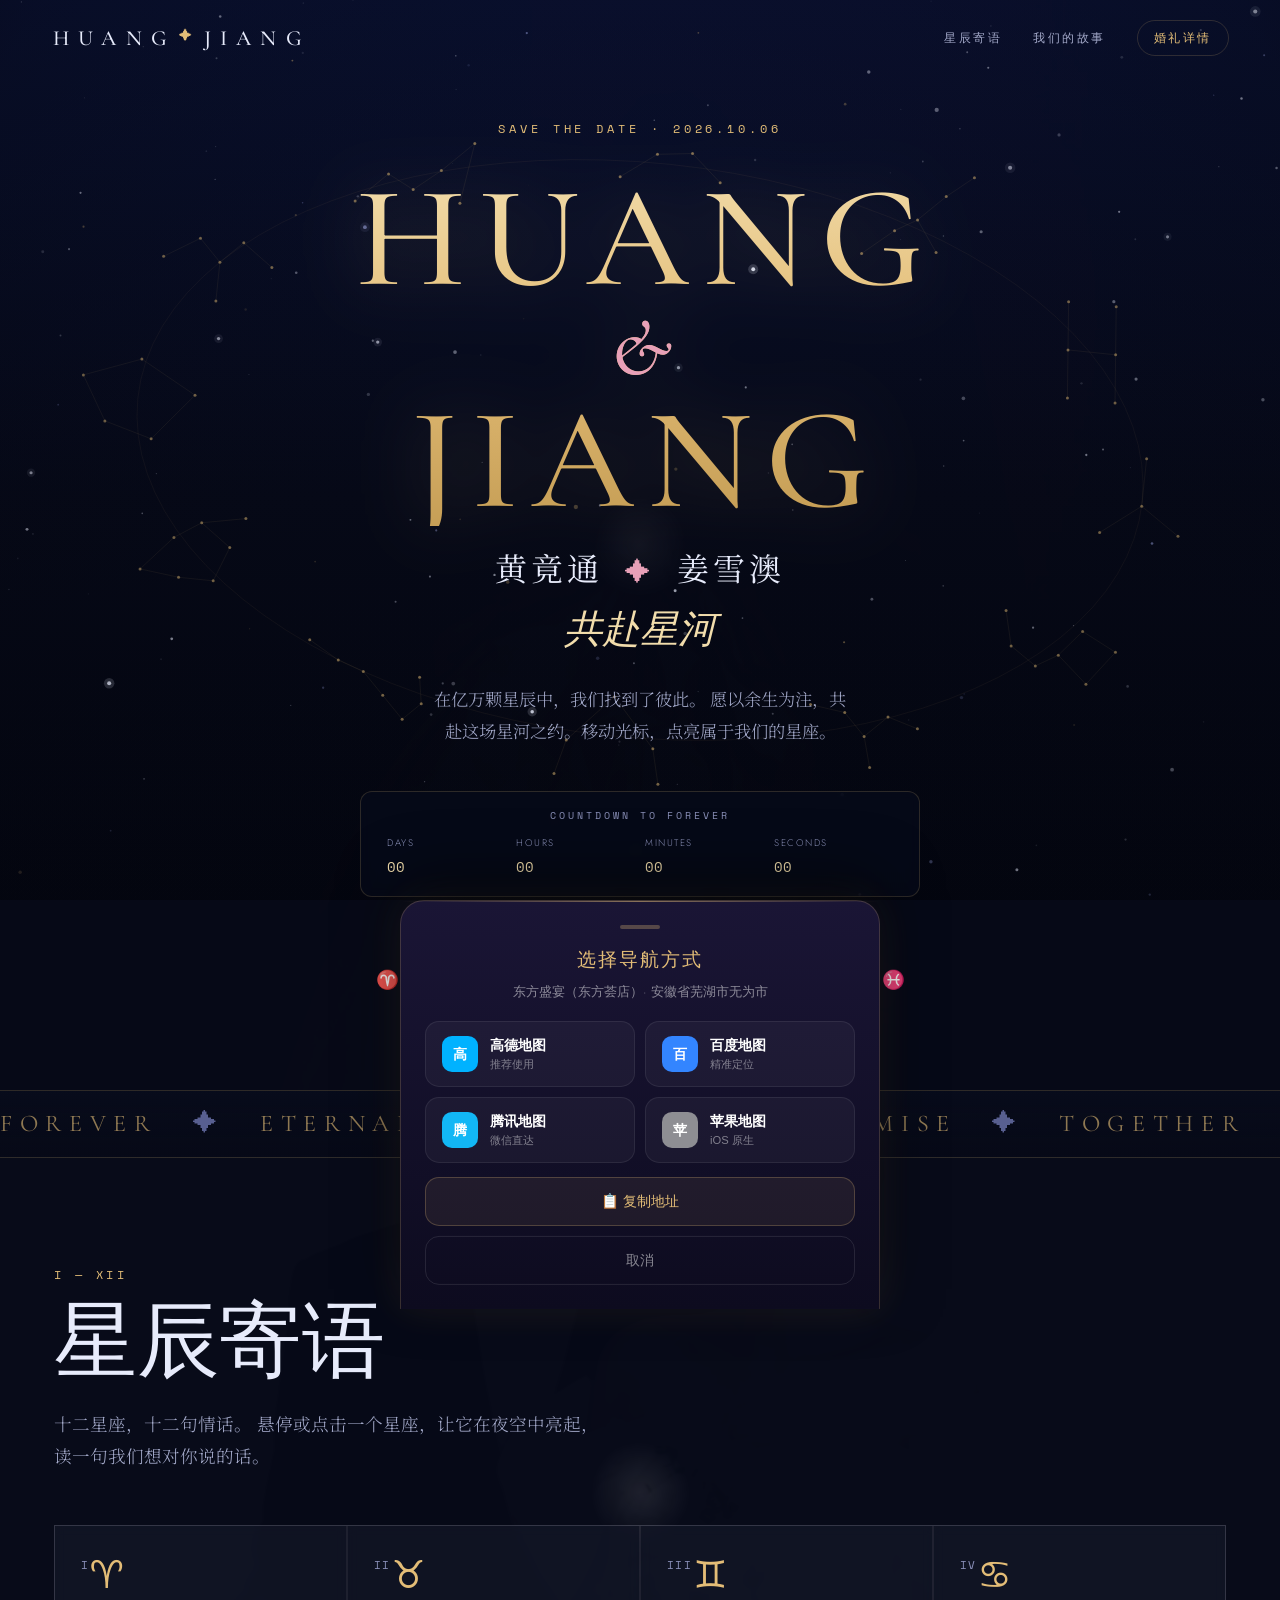
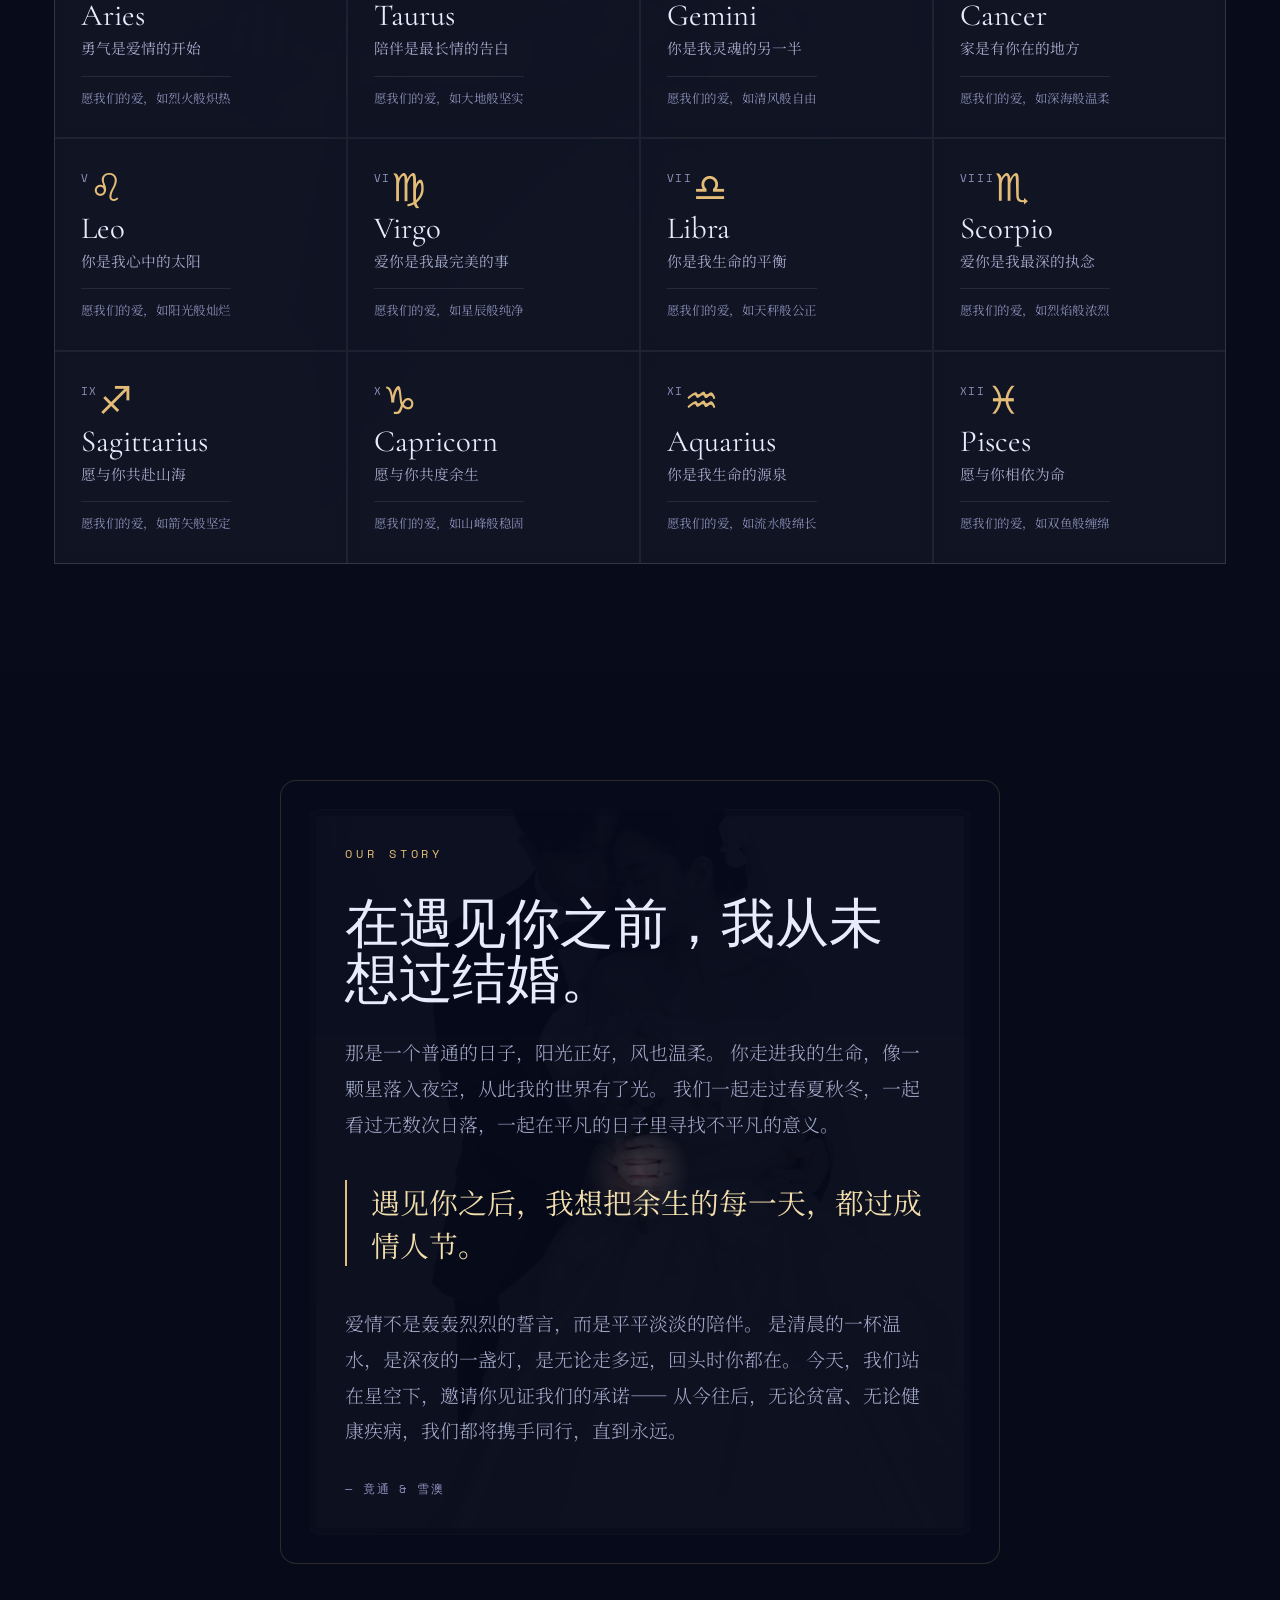
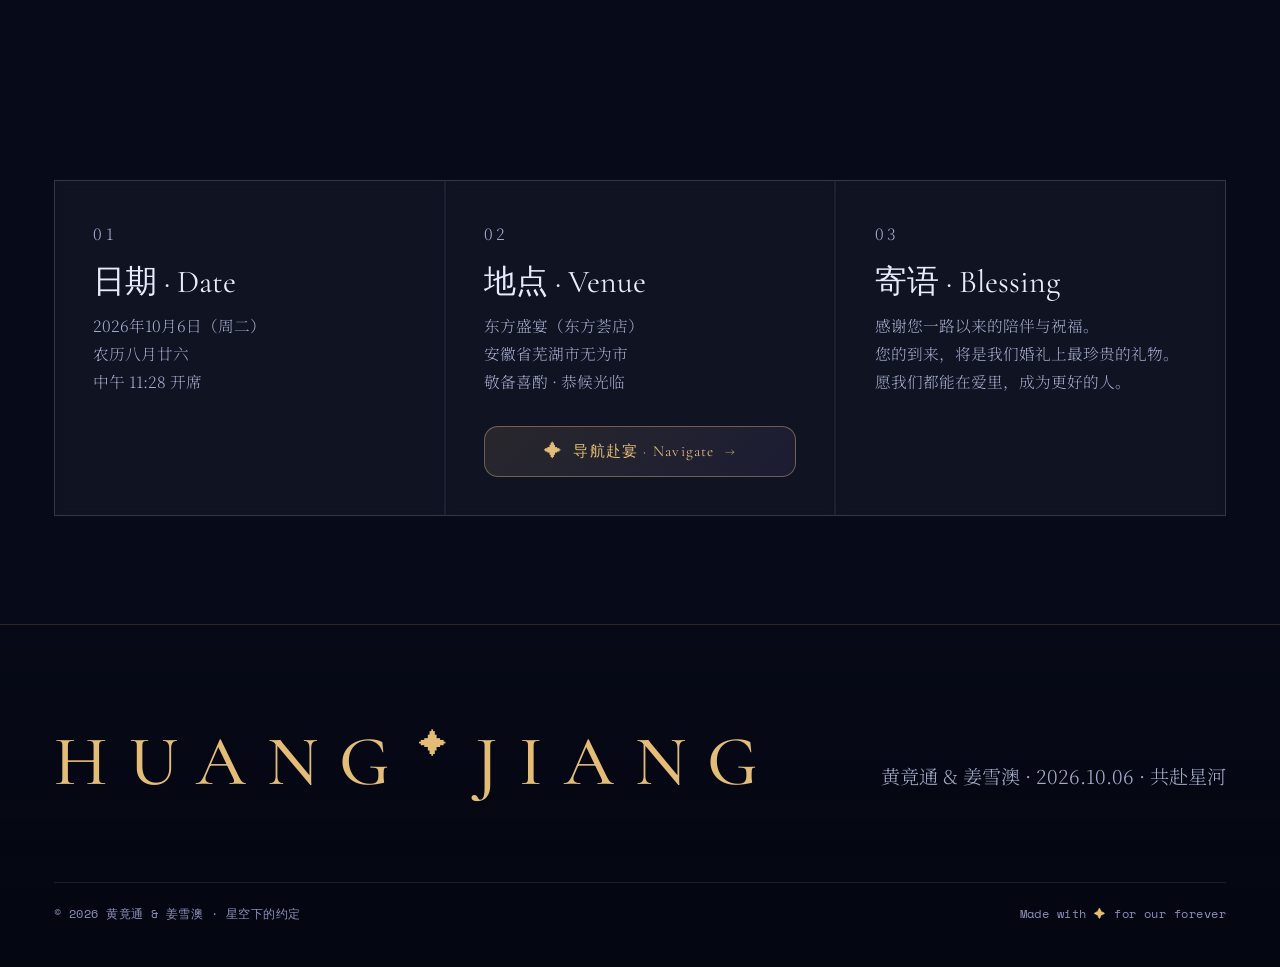
<file: static/wedding4/index.html>
<!doctype html>
<html lang="zh-CN">
<head>
<meta charset="utf-8" />
<script>document.documentElement.classList.add('js')</script>
<meta name="viewport" content="width=device-width, initial-scale=1" />
<title>黄竟通 ✦ 姜雪澳 · 我们的婚礼</title>
<meta name="description" content="2026年10月6日 · 安徽芜湖无为 · 一场星空下的婚礼邀约。黄竟通与姜雪澳诚邀您共赴星河。" />
<meta name="theme-color" content="#070a18" />

<!-- 微信分享专用标签 -->
<meta name="wx.share.title" content="黄竟通 ✦ 姜雪澳 · 我们的婚礼" />
<meta name="wx.share.desc" content="2026年10月6日(周二)中午11:28 · 安徽芜湖无为东方盛宴(东方荟店) · 一场星空下的婚礼邀约，诚邀您共赴星河" />
<meta name="wx.share.img" content="https://www.arc-huangjingtong.com/wedding4/share-thumb.jpg" />

<!-- Open Graph 标签(其他平台兜底) -->
<meta property="og:title" content="黄竟通 ✦ 姜雪澳 · 我们的婚礼" />
<meta property="og:description" content="2026年10月6日(周二)中午11:28 · 安徽芜湖无为东方盛宴(东方荟店) · 一场星空下的婚礼邀约，诚邀您共赴星河" />
<meta property="og:image" content="https://www.arc-huangjingtong.com/wedding4/share-thumb.jpg" />
<meta property="og:type" content="website" />
<meta property="og:url" content="https://www.arc-huangjingtong.com/wedding4/" />
<link rel="icon" href="data:image/svg+xml,<svg xmlns=%22http://www.w3.org/2000/svg%22 viewBox=%220 0 100 100%22><text y=%22.9em%22 font-size=%2290%22>✦</text></svg>" />
<link rel="preconnect" href="https://fonts.googleapis.com" />
<link rel="preconnect" href="https://fonts.gstatic.com" crossorigin />
<link href="https://fonts.googleapis.com/css2?family=Cormorant+Garamond:ital,wght@0,300;0,400;0,500;0,600;1,300;1,400;1,500&family=Jost:wght@300;400;500&family=Space+Mono:wght@400;700&family=Noto+Serif+SC:wght@300;400;500;600&display=swap" rel="stylesheet" />
<link rel="stylesheet" href="./styles.css" />
</head>
<body>
<canvas id="skymap" aria-hidden="true"></canvas>
<div class="sky-fallback" aria-hidden="true"></div>

<header class="nav">
  <a class="brand" href="./">HUANG <span class="brand-star">✦</span> JIANG</a>
  <nav class="nav-links" aria-label="Primary">
    <a href="#twelve">星辰寄语</a>
    <a href="#reading">我们的故事</a>
    <a class="nav-guide" href="#wedding-info">婚礼详情</a>
  </nav>
</header>

<main>
  <section class="hero" aria-labelledby="hero-title">
    <div class="hero-bg" aria-hidden="true"></div>
    <div class="hero-inner">
      <p class="eyebrow hero-el">Save the Date · 2026.10.06</p>
      <h1 id="hero-title" class="hero-title hero-el">
        <span class="line"><span>HUANG</span></span>
        <span class="line"><span>&amp;</span></span>
        <span class="line"><span>JIANG</span></span>
      </h1>
      <p class="hero-names hero-el">黄竟通 <span class="names-star">✦</span> 姜雪澳</p>
      <p class="tagline hero-el"><em>共赴星河</em></p>
      <p class="hero-sub hero-el">在亿万颗星辰中，我们找到了彼此。
        愿以余生为注，共赴这场星河之约。移动光标，点亮属于我们的星座。</p>

      <div class="readout hero-el" role="group" aria-label="婚礼倒计时">
        <p class="readout-title">Countdown to Forever</p>
        <dl class="readout-grid">
          <div><dt>Days</dt><dd id="cd-days">--</dd></div>
          <div><dt>Hours</dt><dd id="cd-hours">--</dd></div>
          <div><dt>Minutes</dt><dd id="cd-mins">--</dd></div>
          <div><dt>Seconds</dt><dd id="cd-secs">--</dd></div>
        </dl>
      </div>

      <div class="hero-legend hero-el">
        <span class="hl-label">点亮星座</span>
        <div class="hl-glyphs" id="hero-legend" role="group" aria-label="点亮一个星座"></div>
      </div>
    </div>
    <div class="scroll-cue hero-el" aria-hidden="true"><span></span>星辰寄语</div>
  </section>

  <section class="band" aria-hidden="true">
    <div class="band-track" id="band-track"></div>
  </section>

  <section id="twelve" class="twelve">
    <div class="twelve-bg" aria-hidden="true"></div>
    <div class="section-head">
      <p class="index reveal">I — XII</p>
      <h2 class="reveal">星辰寄语</h2>
      <p class="section-lede reveal">十二星座，十二句情话。
        悬停或点击一个星座，让它在夜空中亮起，读一句我们想对你说的话。</p>
    </div>
    <div class="sign-grid" id="sign-grid"></div>
  </section>

  <section id="reading" class="reading">
    <div class="reading-inner">
      <div class="reading-bg" aria-hidden="true"></div>
      <p class="eyebrow reveal">Our Story</p>
      <h2 class="reveal">在遇见你之前，我从未想过结婚。</h2>
      <p class="reading-text reveal">那是一个普通的日子，阳光正好，风也温柔。
        你走进我的生命，像一颗星落入夜空，从此我的世界有了光。
        我们一起走过春夏秋冬，一起看过无数次日落，一起在平凡的日子里寻找不平凡的意义。</p>
      <blockquote class="pullquote reveal">
        <p>遇见你之后，我想把余生的每一天，都过成情人节。</p>
      </blockquote>
      <p class="reading-text reveal">爱情不是轰轰烈烈的誓言，而是平平淡淡的陪伴。
        是清晨的一杯温水，是深夜的一盏灯，是无论走多远，回头时你都在。
        今天，我们站在星空下，邀请你见证我们的承诺——
        从今往后，无论贫富、无论健康疾病，我们都将携手同行，直到永远。</p>
      <p class="reading-sign reveal">— 竟通 &amp; 雪澳</p>
    </div>
  </section>

  <section id="wedding-info" class="ephemeris" aria-label="婚礼详情">
    <div class="eph-grid">
      <article class="eph-card reveal">
        <p class="eph-k">01</p>
        <h3>日期 · Date</h3>
        <p>2026年10月6日（周二）<br>农历八月廿六<br>中午 11:28 开席</p>
      </article>
      <article class="eph-card reveal">
        <p class="eph-k">02</p>
        <h3>地点 · Venue</h3>
        <p>东方盛宴（东方荟店）<br>安徽省芜湖市无为市<br>敬备喜酌 · 恭候光临</p>
        <button class="nav-btn" id="nav-btn" type="button" aria-label="导航到婚礼现场">
          <span class="nav-icon">✦</span>
          <span>导航赴宴 · Navigate</span>
          <span class="nav-arrow">→</span>
        </button>
      </article>
      <article class="eph-card reveal">
        <p class="eph-k">03</p>
        <h3>寄语 · Blessing</h3>
        <p>感谢您一路以来的陪伴与祝福。<br>您的到来，将是我们婚礼上最珍贵的礼物。<br>愿我们都能在爱里，成为更好的人。</p>
      </article>
    </div>
  </section>
</main>

<footer class="footer">
  <div class="footer-bg" aria-hidden="true"></div>
  <div class="footer-top">
    <p class="footer-brand">HUANG <span class="brand-star">✦</span> JIANG</p>
    <p class="footer-tag">黄竟通 &amp; 姜雪澳 · 2026.10.06 · 共赴星河</p>
  </div>
  <div class="footer-bottom">
    <span>© 2026 黄竟通 &amp; 姜雪澳 · 星空下的约定</span>
    <span>Made with <span style="color:#e3bd77">✦</span> for our forever</span>
  </div>
</footer>

<!-- 导航弹出菜单 -->
<div class="nav-mask" id="nav-mask" aria-hidden="true"></div>
<div class="nav-sheet" id="nav-sheet" role="dialog" aria-label="选择导航方式">
  <div class="nav-sheet-handle"></div>
  <p class="nav-sheet-title">选择导航方式</p>
  <p class="nav-sheet-sub">东方盛宴（东方荟店）· 安徽省芜湖市无为市</p>
  <div class="nav-options">
    <button class="nav-opt" data-map="amap" type="button">
      <span class="nav-opt-icon" style="--c:#00B2FF">高</span>
      <span class="nav-opt-text">
        <strong>高德地图</strong>
        <small>推荐使用</small>
      </span>
    </button>
    <button class="nav-opt" data-map="baidu" type="button">
      <span class="nav-opt-icon" style="--c:#3385FF">百</span>
      <span class="nav-opt-text">
        <strong>百度地图</strong>
        <small>精准定位</small>
      </span>
    </button>
    <button class="nav-opt" data-map="tencent" type="button">
      <span class="nav-opt-icon" style="--c:#12B7F5">腾</span>
      <span class="nav-opt-text">
        <strong>腾讯地图</strong>
        <small>微信直达</small>
      </span>
    </button>
    <button class="nav-opt" data-map="apple" type="button">
      <span class="nav-opt-icon" style="--c:#8E8E93">苹</span>
      <span class="nav-opt-text">
        <strong>苹果地图</strong>
        <small>iOS 原生</small>
      </span>
    </button>
  </div>
  <button class="nav-copy" id="copy-btn" type="button">
    <span>📋</span> 复制地址
  </button>
  <button class="nav-cancel" id="nav-cancel" type="button">取消</button>
</div>
<div class="toast" id="toast" role="status"></div>

<!-- 交互特效层 -->
<div class="fx-layer" id="fx-layer" aria-hidden="true">
  <div class="fx-charge" id="fx-charge"></div>
  <div class="fx-rings" id="fx-rings"></div>
  <div class="fx-particles" id="fx-particles"></div>
  <div class="fx-edge" id="fx-edge"></div>
</div>

<script src="./main.js"></script>
</body>
</html>
</file>
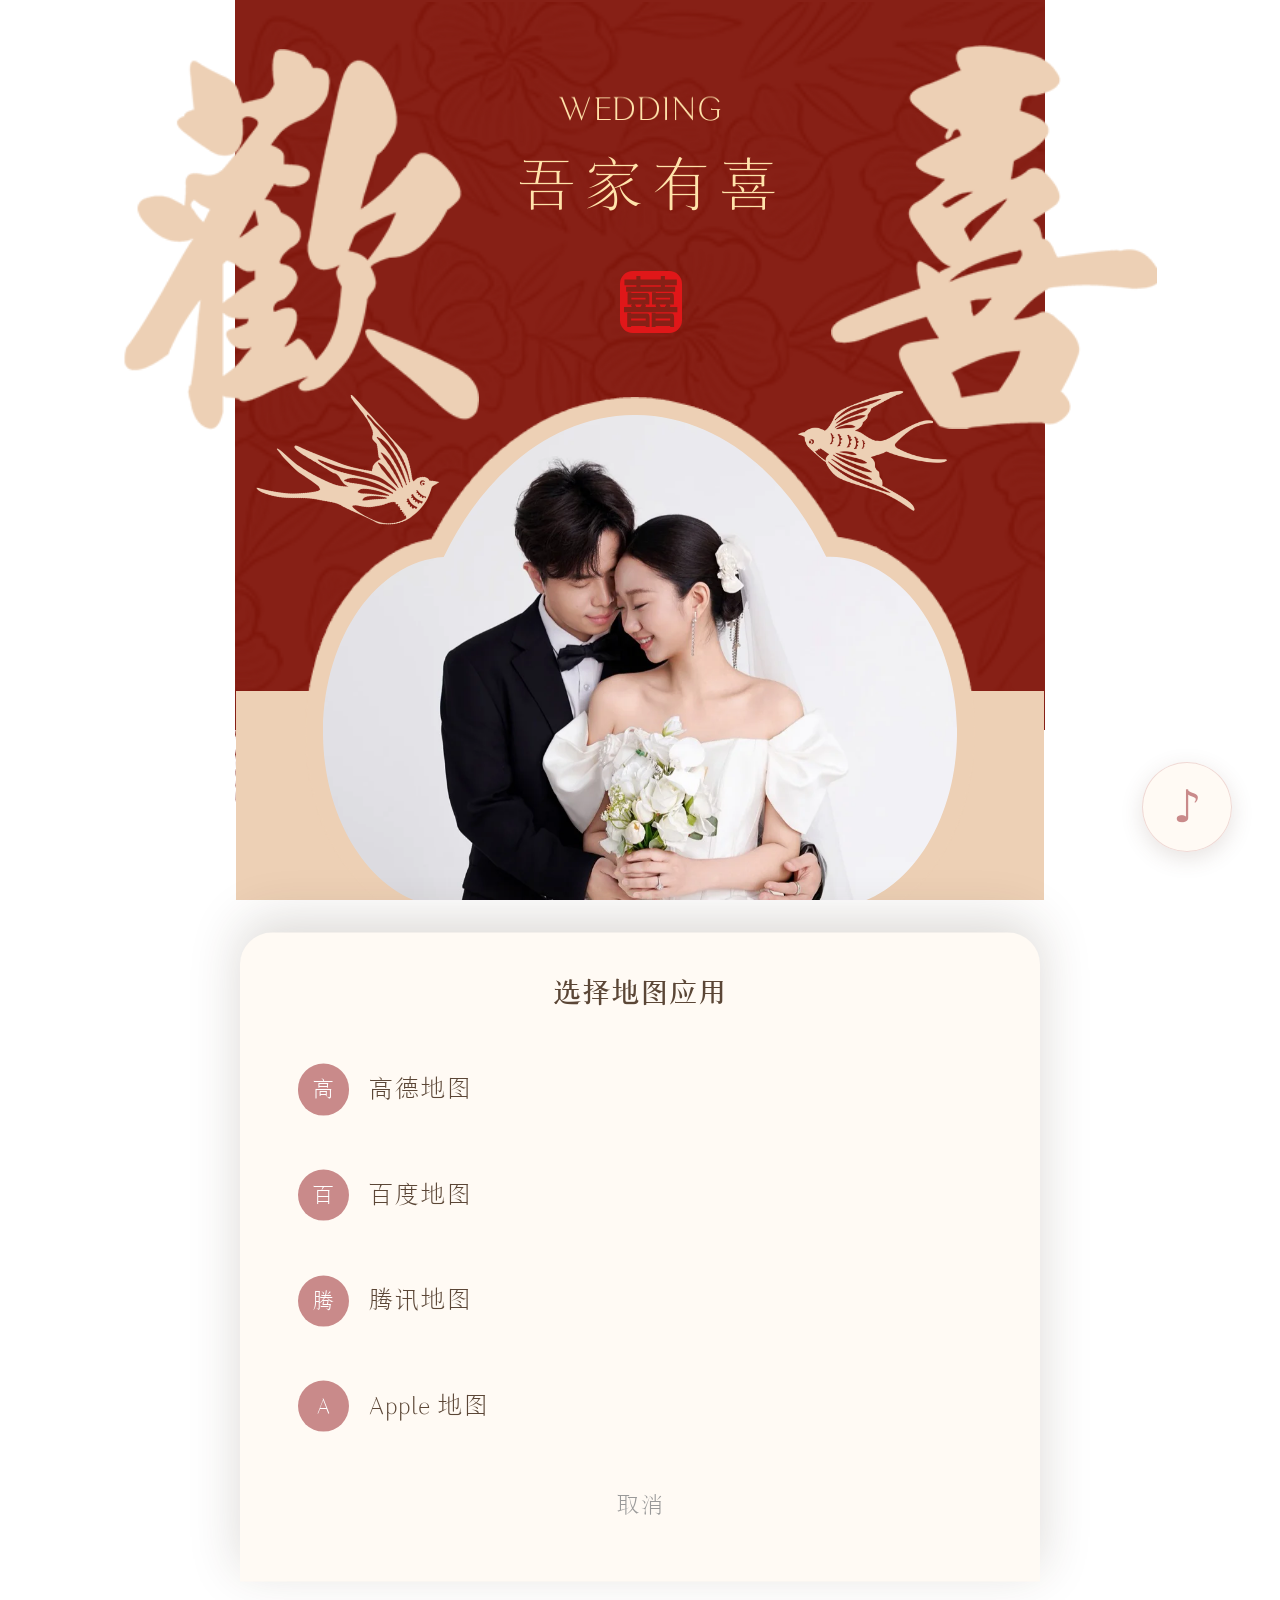
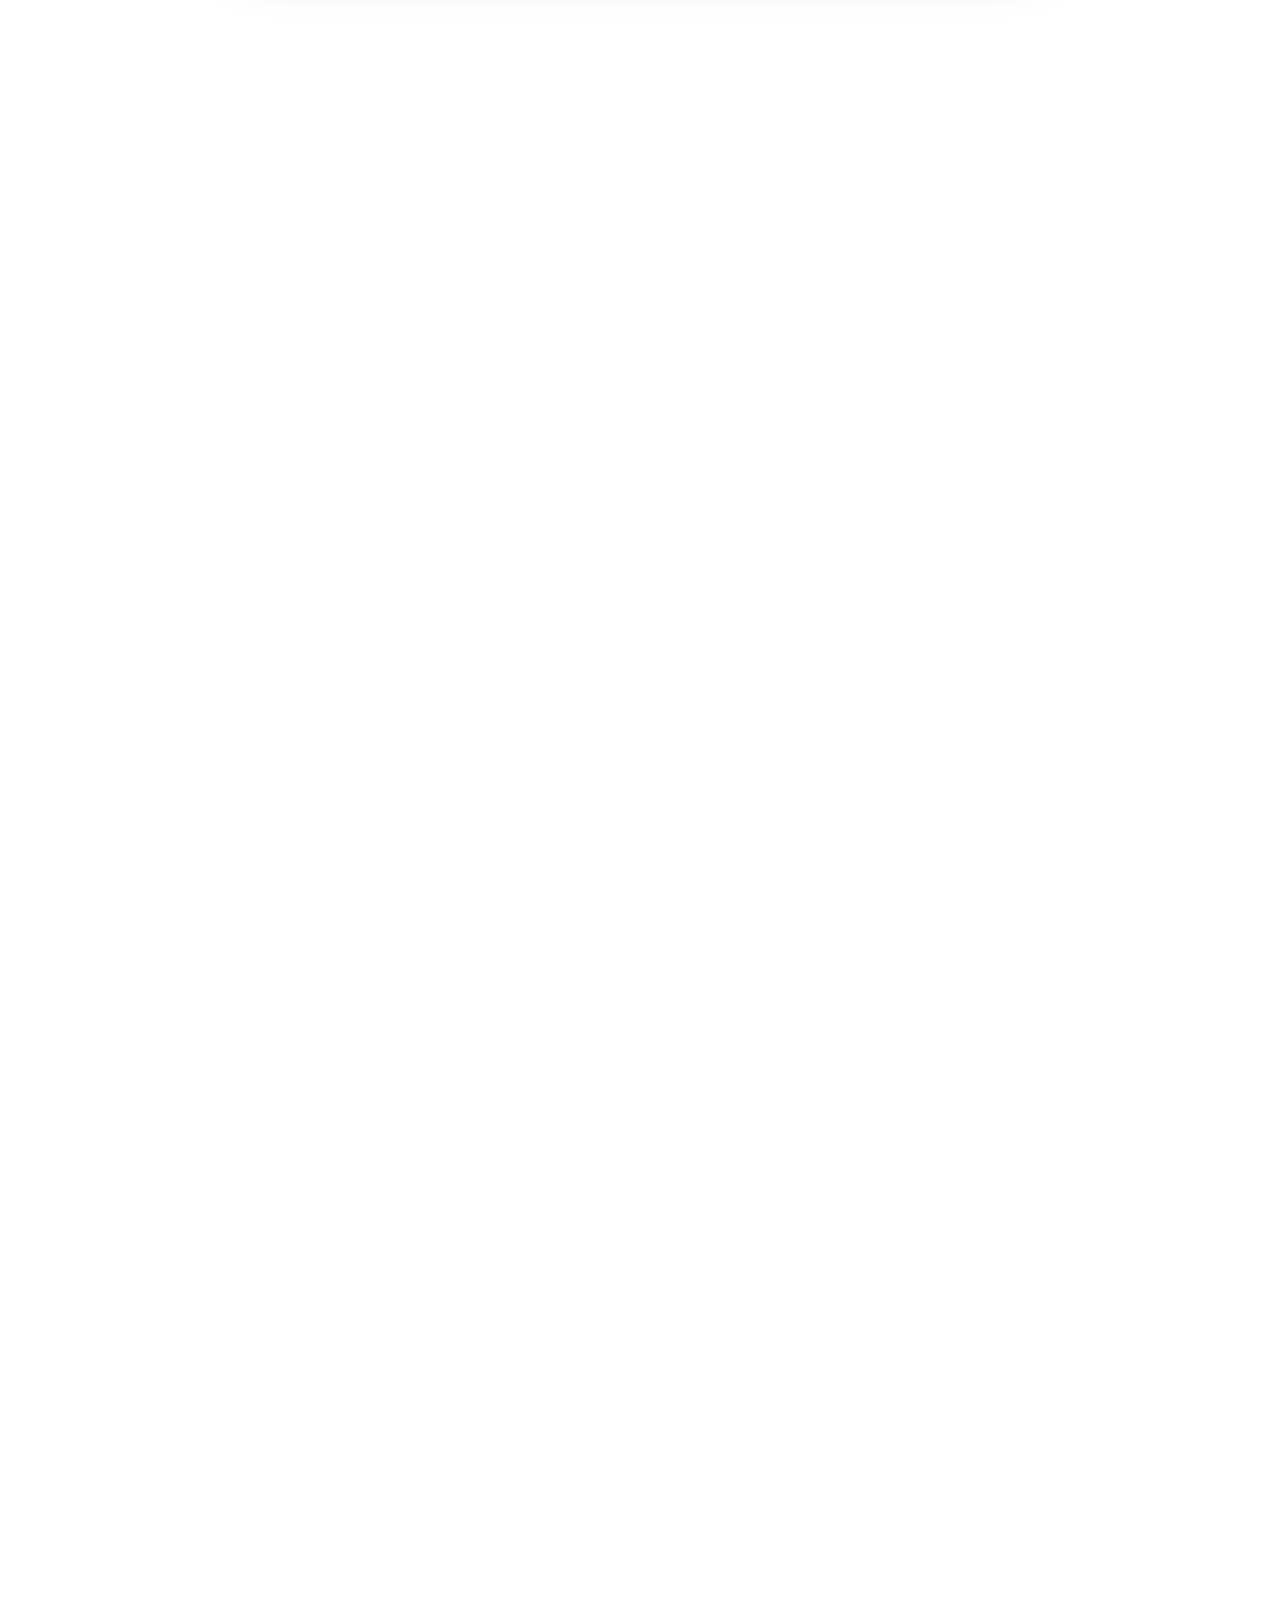
<file: static/Wedding_Home/index.html>
<!DOCTYPE html>
<!-- saved from url=(0139)https://e-invitation3.hunliji.com/p/frontend/creation-platform/app-preview-wedding-card/dist/index.html?cardId=MTM1NTE0NTEyZmlyZV9jbG91ZA#/ -->
<html lang="en" style="font-size: 160px;" data-immersive-translate-page-theme="light"><head><meta http-equiv="Content-Type" content="text/html; charset=UTF-8"><meta http-equiv="X-UA-Compatible" content="IE=edge,chrome=1"><title>姜雪澳&黄竟通的婚礼邀请</title><meta http-equiv="Cache-Control" content="no-cache, no-store, must-revalidate"><meta http-equiv="Pragma" content="no-cache"><meta http-equiv="Expires" content="0"><meta name="apple-mobile-web-app-capable" content="yes"><meta name="apple-mobile-web-app-status-bar-style" content="black"><meta name="viewport" content="width=device-width,initial-scale=1,maximum-scale=1,minimum-scale=1,user-scalable=no,viewport-fit=cover"><meta name="description" content="我们将在10月11日举行婚礼，诚挚邀请您的到来">
<meta property="og:title" content="姜雪澳&黄竟通的婚礼邀请">
<meta property="og:description" content="我们将在10月11日举行婚礼，诚挚邀请您的到来">
<meta property="og:image" content="https://arc-huangjingtong.github.io/Wedding_Home/assets/share-thumb.jpg">
<meta property="og:type" content="website">
<meta property="og:url" content="https://arc-huangjingtong.github.io/Wedding_Home/"><link rel="stylesheet" href="assets/animate3.7.0.css"><style>html.merchant{--primary-color:#1478fa}html{--primary-color:#ff264a}#hlj-loading{background:#f2f3f6}#hlj-loading__progress{background-color:var(--primary-color, '#ff264a')}#hlj-loading__text{color:var(--primary-color, '#ff264a')}#hlj-loading__wrap{background-color:#e7e7e7}#hlj-loading img{height:1.12rem;width:1.12rem}.hlj-loading__done{animation:loadingFadeOut .3s forwards}</style><link href="assets/style.180a05ea.css" rel="stylesheet"><link href="assets/style.fb04d701.css" rel="stylesheet"><style type="text/css">.danmu{overflow:hidden;-webkit-user-select:none;-moz-user-select:none;user-select:none;-ms-user-select:none}.danmu>*{position:absolute;white-space:nowrap}.danmu-switch{width:32px;height:20px;border-radius:100px;background-color:#ccc;-webkit-box-sizing:border-box;box-sizing:border-box;outline:none;cursor:pointer;position:relative;text-align:center;margin:10px auto}.danmu-switch.danmu-switch-active{padding-left:12px;background-color:#f85959}.danmu-switch span.txt{width:20px;height:20px;line-height:20px;text-align:center;display:block;border-radius:100px;background-color:#fff;-webkit-box-shadow:-2px 0 0 0 rgba(0, 0, 0, .04);box-shadow:-2px 0 0 0 rgba(0, 0, 0, .04);font-family:PingFangSC;font-size:10px;font-weight:500;color:#f44336}</style>
<style id="override-styles">
@font-face {
  font-family: "WeddingFont";
  src: url('assets/FZNiNSJW.TTF') format('truetype');
  font-weight: normal;
  font-style: normal;
  font-display: swap;
}
@font-face {
  font-family: "WeddingFont";
  src: url('assets/FZNiNSJF-B.TTF') format('truetype');
  font-weight: bold;
  font-style: normal;
  font-display: swap;
}
html { overflow: auto !important; height: auto !important; -webkit-overflow-scrolling: touch; }
body { overflow-y: auto !important; overflow-x: hidden !important; height: auto !important; display: block !important; -webkit-overflow-scrolling: touch !important; }
#root { height: auto !important; overflow: visible !important; }
.LongPage_style_pageHome__BibXI { height: auto !important; min-height: 10rem !important; position: relative !important; overflow: visible !important; transform: none !important; }
.LongPage_style_wrap__DzLax { height: auto !important; overflow: visible !important; position: relative !important; }
.Home_style_main__197EL, .Home_style_wrap__g0l0p, .Home_style_preview__n-oTf { height: auto !important; overflow: visible !important; position: relative !important; }
.package-draw-curtain_index_drawCurtain__yrTnc { position: relative !important; height: auto !important; overflow: visible !important; transform: none !important; }
.i-am-draw-curtain-container, .package-draw-curtain_index_drawCurtainContainer__5FOPT { transform: none !important; height: auto !important; position: relative !important; width: 5rem !important; margin: 0 auto !important; }

/* .active 类触发动画 - 与原版一致，用直接子元素选择器，不用 !important 覆盖 transition */
.DragContainerH5_index_drawing-item__5HT5h.active > .qt-tran,
.DragContainerH5_index_drawing-item__5HT5h.active .qt-ani {
  opacity: 1;
  transform: none;
}
.DragContainerH5_index_drawing-item__5HT5h.active > .app-preview {
  opacity: 1;
}
/* qt-zoomIn / qt-flipInY 用 animation，需要强制触发 */
.DragContainerH5_index_drawing-item__5HT5h.active > .qt-zoomIn {
  animation-name: qtZoom;
  animation-fill-mode: both;
}

/* qt-flipInY initial state */
.qt-flipInY {
  opacity: 0;
  transform: perspective(400px) rotateY(90deg);
}
.DragContainerH5_index_drawing-item__5HT5h.active .qt-flipInY {
  animation-name: flipInY;
  animation-fill-mode: both;
}

.t-split { vertical-align: baseline !important; transform: none !important; }
.t-flash { animation-fill-mode: both !important; }


@keyframes flipInY {
  from {
    opacity: 0;
    transform: perspective(400px) rotateY(90deg);
  }
  to {
    opacity: 1;
    transform: perspective(400px) rotateY(0);
  }
}


/* WEDDING title */
.wedding-title-new {
  position: absolute;
  top: 0.5rem;
  left: 0;
  width: 100%;
  text-align: center;
  font-family: WeddingFont, serif;
  font-size: 0.24rem;
  color: rgb(255, 227, 171);
  letter-spacing: 0rem;
  transform: scaleY(0.9);
  opacity: 0;
  animation: weddingTitleIn 1.8s ease forwards;
  z-index: 5;
}
@keyframes weddingTitleIn {
  from { opacity: 0; transform: scaleY(0.9) translateY(0.2rem); }
  to { opacity: 1; transform: scaleY(0.9) translateY(0); }
}
/* Heart animation */
.heart-row {
  z-index: 10;
}
@keyframes heartRowIn {
  from { opacity: 0; transform: translateY(0.2rem); }
  to { opacity: 1; transform: translateY(0); }
}
.heart-row .heart {
  display: inline-block;
  color: #E8B4B4;
  font-size: 0.18rem;
  margin: 0 0.08rem;
  animation: softGlow 2s ease-in-out infinite, floatY 2.5s ease-in-out infinite;
}
.heart-row .heart:nth-child(2) {
  animation-delay: 0.4s, 0.4s;
}
.heart-row .heart:nth-child(3) {
  animation-delay: 0.8s, 0.8s;
}
@keyframes softGlow {
  0%, 100% { text-shadow: 0 0 4px rgba(201, 138, 138, 0); }
  50% { text-shadow: 0 0 14px rgba(201, 138, 138, 0.55); }
}
@keyframes floatY {
  0%, 100% { transform: translateY(0); }
  50% { transform: translateY(-0.06rem); }
}

/* Music button */
#music-btn {
  position: fixed;
  bottom: 0.3rem;
  right: 0.3rem;
  width: 0.56rem;
  height: 0.56rem;
  border-radius: 50%;
  background: rgba(255,250,244,0.92);
  border: 1px solid rgba(201,138,138,0.3);
  box-shadow: 0 0.04rem 0.14rem rgba(91,70,54,0.15);
  display: flex;
  align-items: center;
  justify-content: center;
  cursor: pointer;
  z-index: 999;
  font-size: 0.28rem;
  color: #C98A8A;
  transition: transform 0.2s ease;
}
#music-btn.playing {
  animation: musicSpin 4s linear infinite, musicPulse 2s ease-in-out infinite;
}
@keyframes musicSpin {
  from { transform: rotate(0deg); }
  to { transform: rotate(360deg); }
}
@keyframes musicPulse {
  0%, 100% { box-shadow: 0 0.04rem 0.14rem rgba(91,70,54,0.15), 0 0 0 0 rgba(201,138,138,0.4); }
  50% { box-shadow: 0 0.04rem 0.14rem rgba(91,70,54,0.15), 0 0 0 0.1rem rgba(201,138,138,0); }
}

/* Nav mask & sheet */
#nav-mask {
  position: fixed;
  top: 0; left: 0; right: 0; bottom: 0;
  background: rgba(0,0,0,0.5);
  z-index: 1100;
  display: none;
}
#nav-mask.show { display: block; }
#nav-sheet {
  position: fixed;
  left: 50%;
  bottom: 0;
  transform: translateX(-50%) translateY(105%);
  width: 100%;
  max-width: 5rem;
  background: #FFFAF4;
  border-radius: 0.2rem 0.2rem 0 0;
  padding: 0.24rem 0.2rem;
  box-shadow: 0 -0.08rem 0.32rem rgba(60,45,30,0.18);
  transition: transform 0.28s cubic-bezier(0.32,0.72,0,1);
  z-index: 1101;
  font-family: WeddingFont, sans-serif;
}
#nav-sheet.show { transform: translateX(-50%) translateY(0); }
#nav-sheet .nav-title {
  text-align: center;
  font-size: 0.18rem;
  color: #5B4636;
  margin-bottom: 0.16rem;
  font-weight: bold;
}
#nav-sheet .nav-option {
  display: flex;
  align-items: center;
  padding: 0.14rem 0.16rem;
  border-radius: 0.1rem;
  cursor: pointer;
  font-size: 0.16rem;
  color: #5B4636;
  margin-bottom: 0.06rem;
}
#nav-sheet .nav-option:hover { background: rgba(201,138,138,0.1); }
#nav-sheet .nav-option .nav-icon {
  width: 0.32rem;
  height: 0.32rem;
  border-radius: 50%;
  background: #C98A8A;
  color: #fff;
  display: flex;
  align-items: center;
  justify-content: center;
  font-size: 0.14rem;
  margin-right: 0.12rem;
  flex-shrink: 0;
}
#nav-sheet .nav-cancel {
  text-align: center;
  padding: 0.12rem;
  color: #999;
  font-size: 0.15rem;
  cursor: pointer;
  margin-top: 0.08rem;
}

/* Toast */
#toast {
  position: fixed;
  bottom: 0.3rem;
  left: 50%;
  transform: translateX(-50%) translateY(0.2rem);
  background: rgba(60,45,30,0.92);
  color: #fff;
  padding: 0.1rem 0.2rem;
  border-radius: 0.999rem;
  font-size: 0.14rem;
  z-index: 1200;
  opacity: 0;
  transition: opacity 0.3s, transform 0.3s;
  pointer-events: none;
  white-space: nowrap;
}
#toast.show {
  opacity: 1;
  transform: translateX(-50%) translateY(0);
}
/* 信息卡片自定义入场动画：更小的上升距离，更短的时间 */
#infoCardCustom > .qt-fadeInUp {
  transform: translateY(0.004rem) !important;
  transition-duration: 0.12s !important;
}

}
[data-row="2"] { transform: translateY(var(--row-2-offset)); }
[data-row="3"] { transform: translateY(var(--row-3-offset)); }
[data-row="4"] { transform: translateY(var(--row-4-offset)); }
[data-row="5"] { transform: translateY(var(--row-5-offset)); }
[data-row="6"] { transform: translateY(var(--row-6-offset)); }
[data-row="7"] { transform: translateY(var(--row-7-offset)); }
[data-row="8"] { transform: translateY(var(--row-8-offset)); }
[data-row="9"] { transform: translateY(var(--row-9-offset)); }
[data-row="10"] { transform: translateY(var(--row-10-offset)); }
[data-row="11"] { transform: translateY(var(--row-11-offset)); }
[data-row="12"] { transform: translateY(var(--row-12-offset)); }
[data-row="13"] { transform: translateY(var(--row-13-offset)); }
[data-row="14"] { transform: translateY(var(--row-14-offset)); }
[data-row="15"] { transform: translateY(var(--row-15-offset)); }
[data-row="16"] { transform: translateY(var(--row-16-offset)); }
[data-row="17"] { transform: translateY(var(--row-17-offset)); }
[data-row="18"] { transform: translateY(var(--row-18-offset)); }

/* 行内容说明：
  第1行: 封面背景+歡喜大字+燕子+囍字+吾家有喜
  第2行: 新人婚纱照+米色背景
  第3行: 婚礼邀请函+新人姓名+致辞
  第4行: 喜宴时间+喜宴地址
  第5行: 婚纱照1+装饰贴纸
  第6行: 小得盈满文字+日历
  第7行: 两姓缔约文字+贴纸+看书图片
  第8行: 看书图片2
  第9行: 从此风霜雨雪文字
  第10行: 倒计时+装饰
  第11行: 牵手婚纱照
  第12行: 新娘单人+囍字+始于初见止于终老
  第13行: 忠于终于+牵手照
  第14行: 这场仪式文字
  第15行: 新人碎碎念+留言
  第16行: 结尾婚纱照
  第17行: 囍字+敬备喜酌+恭候光临+愿在漫漫人生
  第18行: 礼物面板（已隐藏）
*/

@keyframes navBtnPulse {
  0%, 100% { transform: scale(1); }
  50% { transform: scale(1.03); }
}
@keyframes navBtnGlow {
  0%, 100% { box-shadow: 0 0.02rem 0.12rem rgba(0,0,0,0.08); }
  50% { box-shadow: 0 0.04rem 0.18rem rgba(168,72,72,0.35); }
}
</style>
<style>
@font-face {
  font-family: 'WeddingFont';
  src: url('assets/FZNiNSJW.TTF') format('truetype');
  font-weight: normal;
  font-style: normal;
  font-display: swap;
}
</style>
<style>
html { overflow: hidden !important; height: 100%; }
body { height: 100vh !important; overflow-y: auto !important; overflow-x: hidden !important; }
.Home_style_next__epz8D { height: 0 !important; }
.LongPage_style_wrap__DzLax { touch-action: auto !important; user-select: auto !important; }
/* 隐藏沉浸式翻译插件注入的元素，避免底部空白 */
#immersive-translate-popup, [id*="immersive-translate"] { display: none !important; }
</style>
</head><body style="height: 39rem; zoom: 1;"><div id="root"><div class="Home_style_main__197EL" style="height: 39rem;"><div class="TrackerAnimationHelp_style_animationHelper__R0uSp"></div><div class="Home_style_wrap__g0l0p undefined" style="height: 39rem;"><div class="Home_style_preview__n-oTf  style="height: 39rem;"><div class="LongPage_style_wrap__DzLax" style="height: 39rem; touch-action: pan-y; user-select: none; -webkit-user-drag: none; -webkit-tap-highlight-color: rgba(0, 0, 0, 0);"><div><div class="LongPage_style_pageHome__BibXI long_page_intersection_target LongPage_style_is-auto-scroll__nU3kJ" style="height: 39rem;"><div class="package-draw-curtain_index_drawCurtain__yrTnc package-draw-curtain_index_longPage__LBmpv" style="height: 39rem; transition-timing-function: linear; transition-duration: 0ms; transform: translate(0px, 0px) translateZ(0px);"><div class="i-am-draw-curtain-container package-draw-curtain_index_drawCurtainContainer__5FOPT" style="width: 5rem;"><div data-id="backgroundUG71k-eNtYPq97b9VpQ82" class="row-1 DragContainerH5_index_drawing-item__5HT5h preview-element is-type-background" style="top: 0rem; left: 0rem; width: 5rem; height: 39rem;" data-row="1"><div class="BackgroundElement_index_compBackgroundElement__RMjAe"><div class="BackgroundElement_index_compBackgroundElementContainer__RhUF6"><div class="BackgroundElement_index_compBackgroundElementContainer__RhUF6" style="background-color: rgb(255, 255, 255);"></div data-row="1"></div></div></div><div data-id="divyAy8SAufcGIStuvHDk9um" class="row-1 DragContainerH5_index_drawing-item__5HT5h preview-element is-type-div is-event-null" style="top: 0rem; left: -0.0333333rem; width: 5.06667rem; height: 4.56rem; display: revert;"><div class="DivShapeElement_index_compDivElement__G2oPN"><div class="DivShapeElement_index_compDivElement__G2oPN" style="background-color: rgb(135, 32, 22);" data-row="1"></div></div></div><div data-id="sticker1765159744298" class="row-1 DragContainerH5_index_drawing-item__5HT5h preview-element is-type-sticker is-event-null" style="top: 0.0133333rem; left: -0.0333333rem; width: 5.06667rem; height: 5.06667rem;"><div class="StickerElement_index_compStickerElement__dwgoN is-sticker-element"><div class="StickerElement_index_compStickerElement__dwgoN" style="opacity: 0.81;"><div class="StickerElement_index_clipWrap__wqyNF"><div style="width: 100%; height: 100%; display: block; background-position: center center; background-repeat: no-repeat; background-size: contain; background-image: url(&quot;assets/Fh6C9snODE-C_nf-6ZiQcNICq8GL.png&quot;);" data-row="1"></div></div></div></div></div><div data-id="sticker1764929476505" class="row-1 DragContainerH5_index_drawing-item__5HT5h preview-element is-type-sticker is-event-null" style="top: 0.306667rem; left: -0.733333rem; width: 2.22667rem; height: 2.3818rem; display: revert;"><div class="qt-tran app-preview qt-fadeInLeft StickerElement_index_compStickerElement__dwgoN is-sticker-element" style="transition-duration: 2s;"><div class="StickerElement_index_compStickerElement__dwgoN" style="opacity: 1;"><div class="StickerElement_index_clipWrap__wqyNF"><div style="width: 100%; height: 100%; display: block; background-position: center center; background-repeat: no-repeat; background-size: contain; background-image: url(&quot;assets/FuS9rMy6eJzoN0QsxI_folMZHJPB.png&quot;);" data-row="1"></div></div></div></div></div><div data-id="sticker1764929477139" class="row-1 DragContainerH5_index_drawing-item__5HT5h preview-element is-type-sticker is-event-null" style="top: 0.28rem; left: 3.69333rem; width: 2.04rem; height: 2.40365rem; display: revert;"><div class="qt-tran app-preview qt-fadeInRight StickerElement_index_compStickerElement__dwgoN is-sticker-element" style="transition-duration: 2s;"><div class="StickerElement_index_compStickerElement__dwgoN" style="opacity: 1;"><div class="StickerElement_index_clipWrap__wqyNF"><div style="width: 100%; height: 100%; display: block; background-position: center center; background-repeat: no-repeat; background-size: contain; background-image: url(&quot;assets/Fg52UGVVBTYiVXBuXGVMT35pKWzs.png&quot;);"></div></div></div></div></div><div data-id="divlAduQkx2tcbp_OWG-EDJp" class="row-2 DragContainerH5_index_drawing-item__5HT5h preview-element is-type-div is-event-null" style="top: 4.32rem; left: -0.0266667rem; width: 5.05333rem; height: 3.81333rem; display: revert;" data-row="2"><div class="DivShapeElement_index_compDivElement__G2oPN"><div class="DivShapeElement_index_compDivElement__G2oPN" style="background-color: rgb(237, 208, 181);"></div></div></div><div data-id="divs467KpplBGInHBNzZTA-o" class="row-3 DragContainerH5_index_drawing-item__5HT5h preview-element is-type-div is-event-null" style="top: 7.98667rem; left: -0.0333333rem; width: 5.06667rem; height: 28.5133rem; display: revert;" data-row="3"><div class="DivShapeElement_index_compDivElement__G2oPN"><div class="DivShapeElement_index_compDivElement__G2oPN" style="background-color: rgb(135, 32, 22);" data-row="3"></div></div></div><div data-id="shapenkrPUC-FJOBhyb_2vwGYA" class="row-3 DragContainerH5_index_drawing-item__5HT5h preview-element is-type-shape is-event-null" style="top: 8.34rem; left: 1.0rem; width: 3rem; height: 2.5rem;"><div class="ShapeElement_index_compShapeElement__VCqHP"><div class="ShapeElement_index_compShapeElement__VCqHP" style="opacity: 0.78;"><div class="ShapeElement_index_clipWrap__L7Xz8"><svg xmlns="http://www.w3.org/2000/svg" width="434.969" height="361.969" viewBox="140 200 450 345" preserveAspectRatio="none" style="width: 100%; height: 100%;">
  <metadata>

   
      
   

                                                                                                    
                                                                                                    
                                                                                                    
                                                                                                    
                                                                                                    
                                                                                                    
                                                                                                    
                                                                                                    
                                                                                                    
                                                                                                    
                                                                                                    
                                                                                                    
                                                                                                    
                                                                                                    
                                                                                                    
                                                                                                    
                                                                                                    
                                                                                                    
                                                                                                    
                                                                                                    
                           
</metadata>
<defs>
    
  </defs>
  <path id="囍" class="cls-1" d="M360.263,410.984c0.463-1.045,2.99-2.747,3.841-3.842a6.873,6.873,0,0,1,1.92-1.921c1.3-1.035,1.116-1.284,2.561-1.92s1.212-1.586,1.921-1.281,2.625,0.829,1.92,1.921-0.841.116-1.28,1.28,0.681,1.155-.64,1.921-1.021,1.479-3.2,2.561-3.641.9-3.841,1.921a9.23,9.23,0,0,1-1.281,2.561S359.8,412.028,360.263,410.984ZM373,358a32.133,32.133,0,0,1-6.336,1.764c-4.585.942-7.876,1.738-10.883,3.2s-6.267.445-7.682,2.561-1.049,8.34-.64,12.165,0.048,4.485,1.921,5.762a6.35,6.35,0,0,0,3.2,1.28s1.209,0.654-1.921,3.2-5.279,3.659-1.92,6.4,5.411,3.586,3.2,3.842a17.6,17.6,0,0,0-4.481,1.28,1.484,1.484,0,0,0-1.92.64c-0.884,1.211-1.266.262-1.921,1.921s-3.112,2.915-1.28,3.2c2.133,0.334,3.664.185,7.662,0.779,0.859,0.128-.64-0.055,3,1,2.272,0.658,1.545-.192,3.19,1.65,1.538,1.723-.409,1.053-0.409,1.053s1.435,0.176,1.921-.64,2.363-1.938,3.2-2.561,6.018-4.591,9.6-7.683,6.485-6.28,9.6-8.323,6.665-4.14,7.682-5.122,0.19-2.545,1.281-3.2,1.28-3.2,1.28-3.2a1.776,1.776,0,0,0-1.921,0,26.732,26.732,0,0,1-5.761,5.122c-3.842,2.5-4.467,1.632-5.762,3.842s-1.892,2.09-3.2,3.841a18.908,18.908,0,0,1-3.2,3.2c-1.153,1.088-1.6.8-2.561,1.281s-1.72,2.753-3.2,1.28-0.961-1.207.64-3.2,0.5-2.475,3.841-3.841,3.76-.445,4.481-1.921,1.066-1.446.641-2.561,4.028-1.785-1.921-1.281-7.042,1.921-7.042,1.921-0.2-3.317,2.561-4.482,5.761-2.561,5.761-2.561a3.1,3.1,0,0,0,1.921-1.28c1-1.214.811-1.539,1.92-2.561s1.282-1.128,1.281-1.921,0.774-.414.64-1.28-1.365,1.592,1.28-1.921,3.78-2.889,4.482-3.2,0.9,0.482.77-.447,0,0.031-2-1C379.509,363.687,373,358,373,358Zm-89.558,47.221s2.041,3.159,3.841,1.281,5.938-4.129,7.682-5.762a15.4,15.4,0,0,1,4.481-3.2,20.973,20.973,0,0,0,3.2-1.92s-1.381-.55.64-0.641-0.55-.681.713,1.023,3.153,4.352,3,5,1,3,1,3l-0.872,1.221s-1.319-1.043-3.841.641-7.6,4.792-9.6,6.4-5.263,3.765-7.042,5.122-3.144,1.656-3.841,2.561,2.4-2.093,2.2-4.947c-0.393-5.686.442-4.442,0-6A12.582,12.582,0,0,0,283.442,405.221Zm32.649-136.372s0.166-3.617,0-7.683-3.159-3.86-3.2-8.964-3.841-10.244-3.841-10.244-2.767-1.286-3.2-2.561-0.838-1.529-4.482-6.4-2.746-5.109-8.322-7.043-8.5-1.908-9.6-1.921-3.5-.758-4.482.64-1.838.134-1.92,2.561a34.075,34.075,0,0,0,0,5.122,30.718,30.718,0,0,0,2.56,9.6,26.125,26.125,0,0,1,1.921,8.964c0.051,1.561-1.077,5.083,0,8.323s2.25,11.6,2.561,13.445,4.039,6.59,3.841,9.6-1.34,4.405,0,6.4a16.283,16.283,0,0,1,1.92,5.122h-3.2l-1.28,1.921-6.4-.64s-11.043,1.316-12.8,4.481-4.132,14.222-1.921,19.208,6.219,10.371,13.444,10.884,19.2-1.921,19.2-1.921-1.851,11.124-5.121,12.805a42.341,42.341,0,0,1-14.084,4.482c-5.337.533-15.136,3.047-16,3.842s-1.172,1.766-4.481,1.28-5.647-2.581-7.682-3.841-12.292-1.324-12.8,7.042,0.491,12.881,8.962,14.086,11.745-.682,16-3.842,3.416-3.242,7.042-3.2,1.492-.554,4.482,0a74.265,74.265,0,0,0,8.962.64h1.281a3.524,3.524,0,0,1,0,3.2c-0.844,1.842-6.318,10.945-7.683,13.446s-5.54,17.45-7.042,19.207-2.849,3.1-3.2,5.122-2.209,5.4-1.921,6.4,1.5,1.811,1.28,2.561-0.032,1.038,0,2.561a64.265,64.265,0,0,1,0,7.042c-0.223,1.147,1.5,3.457,1.921,4.482s0.09,2.3,1.28,2.561,1.368-.517,2.561.64a21.9,21.9,0,0,0,2.561,1.921,12.13,12.13,0,0,0,1.92,1.28A5.946,5.946,0,0,0,270,433.392c-2.269,2.447-2.082,2.674-3.2,3.2s-2.463.5-3.2,1.281a3.182,3.182,0,0,1-1.921,1.28c-1.38.531-3.226,0.235-3.2,1.281s2.016,1.259,3.841,1.28,0.989-.277,2.56,0,6.4,1.281,6.4,1.281l-0.64,1.28s-2.211-.028-3.2,1.281-3.841,5.122-3.841,5.122l-2.561.64-1.28-.64-1.921-1.281h-4.481l-0.64,3.2s-0.145,3.161-1.28,3.2-2.561,0-2.561,0a7.9,7.9,0,0,0-1.28-1.281c-0.884-.73-3.2-0.64-3.2-0.64s0.252-.167-2.561.64a63.986,63.986,0,0,0-7.682,3.2s-1.269-.691-5.122,2.561a116.532,116.532,0,0,1-11.523,8.323c-1.814,1.083-2.277,2.751-4.481,4.482s-5.727,1.595-7.042,3.2-3.539,3.251-7.682,5.762-8.653,5.931-9.6,7.683a26.53,26.53,0,0,1-5.761,6.4,30.485,30.485,0,0,1-5.762,4.482c-3.013,1.895-3.383,1.687-5.761,3.2s-3.763,1.811-5.122,3.2-4.481,0-4.481,0-0.308,4.259,2.561-3.2,8.387-13.273,10.242-14.085,0.438,2.105,6.4-3.842,5.812-6.6,7.682-7.682,7.042-4.482,7.042-4.482,3.112,0.2,3.841-2.561a49.7,49.7,0,0,0,1.281-5.122c0.474-2.511-.22-2.1.64-3.842s4-3.117,5.121-3.2a11.133,11.133,0,0,0,3.2-1.28s0.537-.424,1.921-1.281,4.756-.673,5.761-3.2,7.042-6.4,7.042-6.4,0.907,1.258,1.281-1.28,0.64-3.842.64-3.842l-2.561-.64s1.81,0.872-1.28,1.921-3.2,1.28-3.2,1.28h0l-0.64-2.561-2.561-1.28h-1.28a25.562,25.562,0,0,0-3.841.64,9.265,9.265,0,0,0-3.2,1.281c-1.441.919-3.166,0.613-3.841,1.92s-1.281,1.281-1.281,1.281a7.99,7.99,0,0,0-2.56,2.561c-1.193,1.825-2.561,3.841-2.561,3.841s-6.475,2.263-8.963,3.842-7.231,9.93-10.242,11.524a43.756,43.756,0,0,0-7.042,4.482,71.038,71.038,0,0,0-5.762,4.482c-1.744,1.606-4.9,4.018-7.682,6.4s-6.434,2.986-7.682,5.762a94.5,94.5,0,0,1-8.963,13.446c-1.771,1.9-4.113,2.962-5.121,5.122s-0.784-1.656-1.28,3.2-2.063,11.507-1.921,17.927a40.686,40.686,0,0,0,1.921,12.8c1.041,3.359,1.262,4.318,1.28,5.762s-1.3,2.9.64,4.482,1.9,5.076,3.2,5.122,2.533,1.492,3.841,0a4.218,4.218,0,0,0,1.28-2.561l1.281-3.842H145.6a8.931,8.931,0,0,0,.719-1.92c0.28-1.119,0,.079,0,0.079s-1.515-.8-0.079-0.64-0.439,0-.439,0h1.92s-0.032-3.448.64-.08,0.64,3.2.64,3.2l3.841-3.842s1.491-.406,5.122-4.482,11.206-2.827,14.084-7.683,26.028-18.935,28.168-21.768,4.763-4.331,8.322-6.4,7.957-4.065,8.962-6.4,2.06-4.572,5.122-5.762,5.625-2.636,12.8-7.683,4.34-3.913,8.323-5.762,6.257-2.238,6.4-5.763-1.17-3.382,0-6.4,1.384-4.145,4.482-5.762,5.346-2.732,7.041-3.842,0.854-2.469,6.4-4.482,4.946-2.081,7.682-3.2a46.741,46.741,0,0,0,5.122-2.561,28.265,28.265,0,0,0,3.2-1.921H286l1.921-.64s3.271-10.893,1.28-12.165a13.452,13.452,0,0,1-2.561-1.92s-3.893-2.686-3.841-5.763,0-6.4,0-6.4l3.2-2.561s-1.207,1.3-1.28-2.561,0.586-4.071,0-6.4a24.278,24.278,0,0,0-1.28-3.842s-0.522-1.307.64-3.841A2.615,2.615,0,0,0,284,399a46.487,46.487,0,0,1,1-5,25.6,25.6,0,0,0,1-5c0.571-3.895,1.131-3.285,2-5a20.09,20.09,0,0,0,1.2-4.389,4.867,4.867,0,0,0,2.561-3.2c0.319-2.117-.833-5.559.64-6.4s0.573-2.482,1.921-3.2,4.793-.812,5.121-2.561,2.74-2.34,3.841-5.122,2.225-3.1,3.2-6.4-0.729-3.353,3.841-4.482,3.876-.914,6.4-3.2,3.841-2.561,3.841-2.561-2.794-.274,3.2,0,9.1-.274,11.523,0,3.978-.274,5.761,0a10.36,10.36,0,0,0,3.2,0l1.921-1.28,1.92-.641s-0.246-.009-0.1-1.556a4.752,4.752,0,0,0,0-2,6.972,6.972,0,0,1,.66-3.486s-1.194.511-2.481-1.281,0.522-1.533-1.921-3.2-2.931-3.2-4.481-3.2-4.591.521-5.121-1.281,0.533-3.062-1.281-3.2-2.024-1.143-3.2,0-3.171,1.416-4.481,1.921-3.806,1.8-5.121,1.92a8.906,8.906,0,0,0-3.2.641c-1.191.507-3.2,1.28-3.2,1.28a7.893,7.893,0,0,1-1.28-2.561c-0.3-1.289,1.573-7.662,3.2-8.963s2.2-2.784,6.4-7.043,4.249-4.188,5.762-5.762a17.551,17.551,0,0,1,3.2-3.2c2.926-2.476,3.472-2.384,4.481-4.481s1.292-3.532,2.561-4.482,2.57,0.955,3.2-1.921,1.16-2.754,1.28-4.481-4.466-5.429-5.121-8.964-0.362-3.117-3.842-5.762-6.752-4.016-10.242-2.561A32.509,32.509,0,0,1,316.091,268.849ZM288.563,433.392v2.561s1.146,2.931.64,4.482a11.561,11.561,0,0,1-1.92,3.2v4.482a66.634,66.634,0,0,1,0,7.683c-0.29,1.4-1.26,16.958-1.921,19.207s-3.431,15-4.481,16.647-2.066,2.446-2.561,4.481-1.493,7.019-1.28,8.324a21.348,21.348,0,0,1,.64,2.561,19.182,19.182,0,0,0,1.92,6.4c0.947,1.509,1.463,1.465,1.921,2.561s-1.327.731,0.64,2.561-0.435,2.289,3.2,2.561,2.445,0.57,5.762,1.281-0.1.57,5.761,0.64,5.348,0.082,7.682-.64,3.065-1.822,3.2-2.561,0.159-2.88-.64-7.683a71.463,71.463,0,0,1,0-16.647,32.3,32.3,0,0,1,4.481-10.244c1.309-1.691.367-3.413,3.2-3.841s2.126-.279,3.841-0.64,3.255-1.645,3.2,0-0.654,2.045-.64,2.561a7.577,7.577,0,0,1-.64,1.92,33.87,33.87,0,0,1,0,5.122c-0.245,1.565-1.169,3.811-.64,5.762s0.295,3.446,1.28,7.043,0.584,4.53,1.92,6.4,1.246,1.188,2.561,3.2,1.846,4.355,5.122,5.122,2.613,2.216,4.481,2.561,1.383,0.8,2.561.64,1.538-2.653,2.56-4.482,1.827-1.922,2.561-4.481,2.038-4.041,1.92-7.043-0.972-2.585-1.28-6.4-0.7-2.972-.64-6.4-0.622-3.3-1.28-7.043-0.432-5.134-1.281-7.042-1.579-.1-1.28-4.482-0.031-3.5,0-7.683a132.7,132.7,0,0,0-.64-14.086c-0.4-2.658-.348-3.575-0.64-5.122a20.226,20.226,0,0,0-.641-2.561,3.382,3.382,0,0,0-1.92,0,12.2,12.2,0,0,0-4.481,7.683,9.721,9.721,0,0,1-.641,3.2,22.414,22.414,0,0,0-.64,3.2,16.659,16.659,0,0,1-1.28,3.2v1.921s-2.5.774-4.481-2.561-1.642-4.525-4.482-6.4a16.65,16.65,0,0,0-3.2-1.92s-0.952-2.035.64-3.2,4.375-2.872,5.121-5.762,0.612-2.007,1.28-5.122,0.345-4.478.641-6.4a9.025,9.025,0,0,1,.64-2.561,49.587,49.587,0,0,1,7.682-.641c2.129,0.208,6.343,2.13,7.042,3.842s1.538,2.5,1.92,3.841,1.243,1.582,1.281,3.2,0.174,2.432.64,2.561,0.833,0.316,3.841-1.281,5.336-.882,5.762-1.921,0.387-1.893,1.92-1.92,2.3-.043,3.2-0.641,0.21-.531,1.921-0.64,1.455,0.922,1.28,1.921a33.236,33.236,0,0,1-1.921,4.482c-0.525,1.211-3.523,7.011-3.841,10.244s-0.356,3.6-.64,5.762-0.088,2.861-.64,4.482-2.078,7.9-1.921,9.6-0.914,1.722,0,5.122,1.249,5.386,3.2,7.043-3.946-.018,2.561,2.561,6.119,6.289,8.962,6.4,3.382-.113,5.762,0a13.352,13.352,0,0,0,5.762-1.28,6.683,6.683,0,0,0,2.56-3.2c0.871-1.765,1.608-.632,1.921-2.561s-1.385-1.912,1.28-1.921,8.283,0.325,10.243-1.28,3.72-2.24,4.481-4.482,1.217-1.864,1.281-4.482,0.439-7.571.64-10.244-0.395-3.216,0-5.762,0.64-2.561.64-2.561,1.594,0.11,3.2-2.561,4.784-2.177,6.4-3.2,2.224-1.273,1.92,1.28a24.051,24.051,0,0,1-2.561,8.964c-1.823,3.5-3.606,12.463-3.2,15.366s1.926,8.407,0,12.164-4.969,6.282-7.042,8.323a20.7,20.7,0,0,1-7.682,4.482c-1.582.28-2.489,0.657-3.2-1.28s-2.809-1.6-4.482-1.281-1.266-.28-4.481,1.281-4.193,1.812-4.481,2.561a9.98,9.98,0,0,1-1.921,3.2,21.686,21.686,0,0,1-2.56,1.921l-0.64,1.28s4.083,0.522,6.4.64,5-.118,8.323,0,1.833-.507,3.841,0,1.833,0.5,1.92,1.281,1.353,0.26-.64,2.561a7.118,7.118,0,0,0-1.921,4.482,17.635,17.635,0,0,0,3.842-.641c1.916-.569,1.1-1.135,3.841-1.92s-0.109-1.193,3.841-1.281,6.247,0.2,7.042.64-0.955-5.375,1.28.641,5.208,7.487,5.762,7.042a9.205,9.205,0,0,1,6.4-2.561c3.48,0.174,19.375.978,22.406-7.683s2.455-11.577-1.92-15.366-5.548-7.417-7.682-8.323a35.7,35.7,0,0,1-3.841-1.921s-3.445-.077-3.2-1.28a22.2,22.2,0,0,1,1.92-4.482c0.461-.8.705,0.309,0-3.841s2.787-6.781,5.122-8.964,3.438-2.894,5.121-4.481-0.448,1.482,2.561-3.842,3.2-4.909,3.2-8.323-1.386-5.38-4.481-8.964-3.65-4.911-5.122-5.122-0.8.565-5.121-1.28a18.821,18.821,0,0,0-7.682-1.921c-2.659-.312-3.149-1.825-6.4,0a49.329,49.329,0,0,0-7.042,4.482,21.317,21.317,0,0,1-2.561,1.921s-4.316.7-3.841-3.2,2-12.564,5.122-16.006,8.146-4,10.883-5.762-0.267-1.144,5.121-3.2,12.276-3.832,17.285-5.762,3.223,0.774,13.443-3.2,8.735-4.828,14.725-5.762,15.938-1.7,20.485-3.841,3.468-3.092,8.963-3.2,22.012-3.96,25.607-3.2-1.844,1.527,10.883,1.921,11.349,1.2,17.284,1.28,0.879-1.444,7.683,0c0,0,4.022.27,5.121-1.28s4.526,1.321,3.2-1.281-3.054-3.95-3.841-5.122-0.882-5.141-.64-7.042a14.411,14.411,0,0,0,0-5.763c-0.536-1.969-1.512-3.028-3.841-5.122s0.637-1.9-5.122-3.841-6.142-2.4-8.962-2.561-2.326-.537-7.042-0.64-9.575-.251-14.724,1.28,1.135-.49-8.323,2.561-9.278,2.8-10.242,4.482-0.854.14-2.561,2.561-1.895,4.6-3.841,4.482-0.684.312-3.841,0-3.473-1.243-4.481,0a7.872,7.872,0,0,1-2.561,2.561c-1.946,1.4-.261,1.662-2.561,1.92s-0.6.439-3.2,0.641,0.595-1.447-5.761.64-3.453.12-7.042,2.561-4.207,3.413-4.482,4.482,1.063,4.875-3.2.64-3.843-5-5.122-3.842-1.007.155-1.92,1.921,0.878-1-1.281,3.2-2.105,3.986-3.2,4.482-0.139,1.288-2.56,1.281-3.2-.641-3.2-0.641,0.4-1.056-3.2-1.28-1.318-.473-5.762-0.64-5.022-1.856-5.121.64-0.713,2.5-1.28,5.122-0.641,3.2-.641,3.2-6.372-4.178-10.242-7.043-5.207-3.412-5.122-5.762-0.588-4.008-.64-5.122,0.473-1.393,1.921-1.921a4.238,4.238,0,0,0,2.56-3.2c0.034-1-1.121-1.406-1.92-3.841s-1.436-.983-1.921-3.2-1.484-2.481-.64-3.841-1.955-2.022,1.28-1.921a29.307,29.307,0,0,0,3.841,0s-1.06-.657,1.921.64,2.407,1.627,3.841,1.921a14.194,14.194,0,0,0,3.2.64c2.823,0.343.922,2.315,2.561,0.641s2.794-3.75,2.56-5.122-4.828.442-4.481-4.482,0.933-4.209.64-6.4-1.579-2.506-1.28-3.842,3.24-.343-0.64-2.561-1.87-1.757-4.482-2.561-2.087.08-3.841-1.28-2.679-.416-2.56-1.921,1.959-3,4.481-5.122,8.652-4.258,9.6-6.4-1.832-2.518,1.28-2.561,4.147,0.043,5.121,0,1.757-.549,3.2-0.64,3.328-1.551,6.4-1.28,6.324,1.794,7.682,0,7.87-.936,5.762-3.2-4.482-4.481-4.482-4.481-3.859-.09-3.841-1.921,0-4.482,0-4.482,0.707,2.362,1.281-1.28,0.64-4.482.64-4.482V301.5s1.334-2.772-3.841-4.482-4.948-2.989-8.963-3.841-3.933-1.842-5.121-1.921-2-1.105-3.2-1.28-3.2-.641-3.2-0.641v-1.92l0.64-1.281s10.96-3.123,12.164-5.122a16.648,16.648,0,0,1,2.56-3.2,6.852,6.852,0,0,1,1.921-1.921c1.771-1.467.6-1.456,2.561-1.92s2.6-.127,3.2-0.641,1.347-.9,3.841-1.28,2.893-1.263,3.841-1.281,2.56-2.561,2.56-2.561a2.365,2.365,0,0,0-1.28-2.561c-1.709-1.093-4.27-1.734-4.481-2.561s-3.2-3.2-3.2-3.2l-0.64-1.28,0.64-1.921h2.561l1.92,0.64a2.274,2.274,0,0,0,1.921.64c0.947-.3.6,0.066,1.92,0a13.694,13.694,0,0,1,1.921,0l-0.64-1.92a20.791,20.791,0,0,0-3.2-5.122,59.6,59.6,0,0,0-5.122-5.122c-1.54-1.25-1.2-1.493-1.92-1.921s-6.408,6.924-8.323,6.4-1.464.479-3.2-.64-6.446-1.442-7.683-1.28-0.406.568-1.92,0.64a24.759,24.759,0,0,1-2.561,0l-1.92-.64s0.655-4.4-1.281-7.683-4.734-4.391-5.121-5.763,4.552-9.509,3.2-10.244-1.572-1.276-2.561-1.28-1.92,0-1.92,0L416.6,222.11h-0.64l-0.64-.64a45.845,45.845,0,0,0,0-7.683c-0.355-4.279-1.513-8.238-3.2-10.244a37.512,37.512,0,0,1-2.561-3.2c-1.463-1.965-.635-2.47-2.56-2.561s0.42-.227-1.921-0.64-1.313-.911-3.2-1.281-0.666-.5-3.2-0.64a48.164,48.164,0,0,0-6.4,0c-0.942.134-.839-0.914-1.921,0.64s0.445,0.363-1.28,1.921a34.27,34.27,0,0,0-3.2,3.2c-0.86.968-1.832,1.588-3.2,3.2s-1.423,7.1-.64,8.963a22.707,22.707,0,0,0,4.481,6.4c1.248,0.952,1.032-.914,3.2,2.561s3.727,3.2,3.841,5.122-0.389,1.865,0,3.2,3.452,11.524,1.92,17.286c0,0-.245,16.477-3.841,21.129s-3.665,5.585-7.682,7.042-10.108,2.442-13.443,4.482-8.448,3.342-8.323,5.122-0.262,3.132.64,4.482,0.638,1.2,3.2,3.2,2.89,1.569,3.841,3.2,33.214-5.141,33.29-3.2c0.006,0.163,10.64,4.225,10.242,4.482-4.337,2.8-41.434,12.593-43.532,14.725-2.29,2.328-10.149.048-12.8,2.561a22.073,22.073,0,0,1-5.762,3.842,9.384,9.384,0,0,0-1.28,2.561c-0.069.77-.4,0.908-0.64,2.561s0.239,5.2,0,7.683-1.309,1.956-1.281,5.762-0.636,4.339,0,6.4,0.572-.823,1.921,0-2.11.993,4.481,1.92-0.141-5.547,7.682-3.841c6.218,1.355,32.392-7.3,41.612-8.323,2.379-.266-4.01,4.965-3.841,5.122,0.821,0.765-25.991,15.776-26.248,16.646s-1.356.678-1.92,1.28,3.244,2.574,5.121,4.482a35.439,35.439,0,0,0,6.4,5.122c2,1.195,2.11.308,3.2,1.281s1.738,3.359,2.561,3.841a1.845,1.845,0,0,1,1.28,1.281c0.6,1.141,1.385,1.159.64,2.561s-0.758.1-1.28,1.28-1.686,1.872-1.281,3.2-0.313.4,1.281,1.921,0.484,1.259,1.92,1.921,0.381,0.664,3.2,1.28,4.778-.347,5.122,1.281,0.937,0.979.64,1.921-0.631.959-.64,1.92-0.213.588-.641,1.921,1.041,1.451-1.28,1.921,0.1,0.457-3.841.64-1.007-.535-5.121,0-10.116.761-11.524,5.762-2.172,5.342-3.2,8.964a21.224,21.224,0,0,1-1.921,5.122c-0.694,1.5-1.383,2.167-1.92,1.921s-2.032.729-3.842-.641-3.2-2.561-3.2-2.561a5.193,5.193,0,0,1-2.561-.64,7.789,7.789,0,0,0-1.921-1.28c-1.886-1.121-1.824-.781-2.56-1.921s-0.023-1.114-3.2-1.921-2.258-1.049-4.481-1.28-1.312.407-2.561,0-2.331-1.05-3.2-.641a12.913,12.913,0,0,1-3.2.641l-4.481.64-1.921.64a6.392,6.392,0,0,1-3.841,1.921,2.282,2.282,0,0,1-1.92-3.842,23.661,23.661,0,0,0,3.841-6.4,13.673,13.673,0,0,0,1.28-4.482c0.38-2.286-.073-1.256-0.64-5.122s-1.02-4.661,0-5.762a5.686,5.686,0,0,0,1.28-2.561s1.456-.279,1.921-3.2,0.984-8.526-1.921-9.6-8.112-4.09-13.443-3.2-6.469.928-9.6,3.2-2.654,2.014-4.481,3.2-2.106,2-3.2,2.561a24.048,24.048,0,0,0-2.561,1.921c-1.355.938-.722,1.669-1.92,1.921a6.262,6.262,0,0,0-2.561,1.92l-1.921.641-2.56.64-1.921,1.28-2.561,3.842-1.28,6.4-1.92,7.683a4.1,4.1,0,0,0,3.2-1.28c1.154-1.425,2.552-3.156,7.042-5.122s2.349-1.639,4.482-1.921a14.543,14.543,0,0,1,3.841,0l1.28,2.561s5.806,10.038,5.121,12.165-5.38,15.609-8.322,18.567-2.141,3.36-4.481,4.482a15.784,15.784,0,0,1-3.2,1.28Z" fill="#9a2518" stroke="#76838f" stroke-width="0" data-row="1"></path>
</svg></div></div></div></div><div data-id="sticker1764929965274" class="row-1 DragContainerH5_index_drawing-item__5HT5h preview-element is-type-sticker is-event-null" style="top: 2.48rem; left: 0.406667rem; width: 4.18667rem; height: 4.18108rem;"><div class="StickerElement_index_compStickerElement__dwgoN is-sticker-element"><div class="StickerElement_index_compStickerElement__dwgoN" style="opacity: 1;"><div class="StickerElement_index_clipWrap__wqyNF"><div style="width: 100%; height: 100%; display: block; background-position: center center; background-repeat: no-repeat; background-size: contain; background-image: url(&quot;assets/FjvER9gGZpkBJbXuz13G0jYniThM.png&quot;);" data-row="2"></div></div></div></div></div><div data-id="image1764929620289" class="row-2 DragContainerH5_index_drawing-item__5HT5h preview-element is-type-image is-event-null" style="top: 2.59333rem; left: 0.52rem; width: 3.96rem; height: 3.96rem; display: revert;"><div class="ImageElement_index_compImageElement__ZY868 is-image-element"><div class="ImageElement_index_compImageElement__ZY868" style="opacity: 1;"><div class="ImageElement_index_clipWrap__PuJlQ" style="-webkit-mask-box-image-source: url(&quot;assets/FlliYQAJA4XSPzIy0WsGWEEbbTP1.svg&quot;); -webkit-mask-box-image-slice: 0 fill; -webkit-mask-box-image-width: initial; -webkit-mask-box-image-outset: initial; -webkit-mask-box-image-repeat: stretch;"><img src="assets/766891BE-F78E-42A2-8004-E6A76BD75AC6.webp" data-src="assets/766891BE-F78E-42A2-8004-E6A76BD75AC6.webp" class="ImageElement_index_imageInner__Odih5"></div></div></div></div><div data-id="divxZNBYl2gENkO4-s7noF3H" class="row-8 DragContainerH5_index_drawing-item__5HT5h preview-element is-type-div is-event-null" style="top: 22.5467rem; left: 0.00666667rem; width: 4.98667rem; height: 3.09333rem;" data-row="8"><div class="qt-tran app-preview qt-fadeIn DivShapeElement_index_compDivElement__G2oPN" style="transition-duration: 2s;" data-row="1"><div class="row-1 DivShapeElement_index_compDivElement__G2oPN" style="background-color: rgb(237, 208, 181);"></div></div></div></div><div class="wedding-title-new">WEDDING</div><div data-id="textkyALvmXSYuaqoFI7UA2mv" class="DragContainerH5_index_drawing-item__5HT5h preview-element is-type-text is-event-null" style="top: 0.893333rem; left: 0.4rem; width: 4.33333rem;"><div class="qt-tran app-preview qt-fadeInUp qt-txt-flash" style="transition-duration: 2s;"><div class="TextElement_index_compTextElement__aPS+1" style="color: rgb(255, 227, 171); font-size: 0.38rem; font-family: WeddingFont, PingFangSC-Regular, system-ui, &quot;Segoe UI&quot;, Roboto, Emoji, Oxygen, Arial, BlinkMacSystemFont, &quot;Segoe UI&quot;, Roboto, &quot;Helvetica Neue&quot;, Arial, &quot;Noto Sans&quot;, sans-serif, &quot;Apple Color Emoji&quot;, &quot;Segoe UI Emoji&quot;, &quot;Segoe UI Symbol&quot;, &quot;Noto Color Emoji&quot;, -apple-system, &quot;Microsoft Himalaya Local&quot;; opacity: 1; text-align: center; text-decoration: none; font-style: normal; font-weight: normal; writing-mode: unset; background-color: transparent; line-height: 1.2; letter-spacing: 0.04rem;"><div class="TextElement_index_textContent__Df8Ah element-text" contenteditable="false"><span class="t-flash t-split" style="animation-delay:0.80s; animation-duration:0.75s;">吾</span><span class="t-flash t-split" style="animation-delay:0.90s; animation-duration:0.75s;">家</span data-row="1"><span class="row-1 t-flash t-split" style="animation-delay:1.00s; animation-duration:0.75s;">有</span><span class="t-flash t-split" style="animation-delay:1.10s; animation-duration:0.75s;">喜</span></div></div></div></div><div data-id="divJ71rJs7pgcr3dBTgFW6Lw" class="DragContainerH5_index_drawing-item__5HT5h preview-element is-type-div is-event-null" style="top: 1.69333rem; left: 2.37333rem; width: 0.386667rem; height: 0.386667rem;" data-row="1"><div class="row-1 DivShapeElement_index_compDivElement__G2oPN"><div class="DivShapeElement_index_compDivElement__G2oPN" style="background-color: rgb(224, 23, 25); border-radius: 0.08rem; border: 0rem rgb(0, 0, 0);"></div></div></div><div data-id="shape1764931100480" class="DragContainerH5_index_drawing-item__5HT5h preview-element is-type-shape is-event-null" style="top: 1.72667rem; left: 2.4rem; width: 0.333333rem; height: 0.318966rem;"><div class="ShapeElement_index_compShapeElement__VCqHP"><div class="ShapeElement_index_compShapeElement__VCqHP" style="opacity: 1;"><div class="ShapeElement_index_clipWrap__L7Xz8"><svg xmlns="http://www.w3.org/2000/svg" width="115.5" height="111" viewBox="0 0 115.5 111" preserveAspectRatio="none" style="width: 100%; height: 100%;">
  <metadata>

   
      
   

                                                                                                    
                                                                                                    
                                                                                                    
                                                                                                    
                                                                                                    
                                                                                                    
                                                                                                    
                                                                                                    
                                                                                                    
                                                                                                    
                                                                                                    
                                                                                                    
                                                                                                    
                                                                                                    
                                                                                                    
                                                                                                    
                                                                                                    
                                                                                                    
                                                                                                    
                                                                                                    
                           
</metadata>
<defs>
    
  </defs>
  <path id="喜_拷贝_2" data-name="喜 拷贝 2" class="cls-1" d="M424.22,702.134H361.71V690.92h16.8l-1.68-3.4,2.24-2.268h-9.66V658.538h8.19v1.89h33.74q3.15,0,4.305,2.142T416.8,670V685.25h-9.87l2.38,2.52q-0.351.882-.665,1.7a11.454,11.454,0,0,1-.665,1.449h23.53l-1.68-3.4,2.24-2.268h-9.66V658.538h8.19v1.89h33.74q3.15,0,4.305,2.142T469.8,670V685.25h-9.87l2.38,2.52q-0.351.882-.665,1.7a11.454,11.454,0,0,1-.665,1.449h16.24v11.214h-53ZM388.31,690.92h8.96q0.77-1.258,1.5-2.646t1.5-3.024H385.65Zm20.16-16.38v-3.654H377.6v3.654h30.87Zm32.84,16.38h8.96q0.77-1.258,1.5-2.646t1.5-3.024H438.65Zm20.16-16.38v-3.654H430.6v3.654h30.87Zm-11.2-27.972h22.26V657.4H366.33V646.568h22.19v-3.276H362.69V630.944h25.83v-7.56h8.75v7.56h44.25v-7.56h8.75v7.56H476.1v12.348H450.27v3.276Zm-8.75-3.276H397.27v3.276h44.25v-3.276Zm-64.41,61.614h34.51A4.534,4.534,0,0,1,416,707.174q1.224,2.268,1.225,7.56V734.39h-8.47v-2.52H377.11v2.52h-8.4V703.268h8.4v1.638Zm0,15.5h31.64v-4.788H377.11V720.4Zm53-15.5h34.51A4.534,4.534,0,0,1,469,707.174q1.224,2.268,1.225,7.56V734.39h-8.47v-2.52H430.11v2.52h-8.4V703.268h8.4v1.638Zm0,15.5h31.64v-4.788H430.11V720.4Z" transform="translate(-361.719 -623.375)" fill="#872016" stroke="#76838f" stroke-width="0"></path>
</svg></div data-row="3"></div></div></div><div data-id="newlywedsNameU-xc5MBm-cprOj2aHGP4L" class="row-3 DragContainerH5_index_drawing-item__5HT5h preview-element is-type-newlywedsName" style="top: 7.25333rem; left: 2.88667rem; width: 1.53333rem;"><div class="qt-tran app-preview qt-fadeInUp NewlywedsNameElement_index_compImageElement__exUUO" style="transition-duration: 2s;"><div class="NewlywedsNameElement_index_compNewlywedsNameElement__Lmyon" style="color: rgb(135, 32, 22); font-size: 0.28rem; font-family: WeddingFont; opacity: 1; text-align: left; text-decoration: none; font-style: normal; font-weight: bold; writing-mode: unset; border-color: rgb(0, 0, 0); border-radius: 0.0533333rem; border-width: 0rem; border-style: solid; background-color: transparent;"><div class="NewlywedsNameElement_index_verbalContent__LVDjn">黄竟通</div data-row="3"></div></div></div><div data-id="newlywedsName2eKUKg46cSjMXc0pt9aI7" class="row-3 DragContainerH5_index_drawing-item__5HT5h preview-element is-type-newlywedsName" style="top: 7.25333rem; left: 0.58rem; width: 1.53333rem;"><div class="qt-tran app-preview qt-fadeInUp NewlywedsNameElement_index_compImageElement__exUUO" style="transition-duration: 2s;"><div class="NewlywedsNameElement_index_compNewlywedsNameElement__Lmyon" style="color: rgb(135, 32, 22); font-size: 0.28rem; font-family: WeddingFont; opacity: 1; text-align: right; text-decoration: none; font-style: normal; font-weight: bold; writing-mode: unset; border-color: rgb(0, 0, 0); border-radius: 0.0533333rem; border-width: 0rem; border-style: solid; background-color: transparent;"><div class="NewlywedsNameElement_index_verbalContent__LVDjn" data-row="3">姜雪澳</div></div></div></div><div data-id="shapew5OmLJkc6Oqh_cTkIK8i8" class="row-3 DragContainerH5_index_drawing-item__5HT5h preview-element is-type-text is-event-null" style="top: 7.18667rem; left: 2.35rem; width: 0.3rem;"><div class="qt-tran app-preview qt-fadeInUp" style="transition-duration: 2s;"><div class="TextElement_index_compTextElement__aPS+1" style="color: rgb(135, 32, 22); font-size: 0.24rem; font-family: WeddingFont, PingFangSC-Regular, system-ui, sans-serif; opacity: 1; text-align: center; text-decoration: none; font-style: normal; font-weight: bold; writing-mode: unset; background-color: transparent; line-height: 1.2; letter-spacing: 0rem;"><div class="TextElement_index_textContent__Df8Ah element-text" contenteditable="false">&amp;</div></div></div></div><div data-id="textijKpEELczJE63S3IbGYUc" class="row-3 DragContainerH5_index_drawing-item__5HT5h preview-element is-type-text is-event-null" style="top: 7.26667rem; left: 0.626667rem; width: 0.56rem;"><div class="qt-tran app-preview qt-fadeInLeft" style="transition-duration: 2s;"><div class="TextElement_index_compTextElement__aPS+1" style="color: rgb(135, 32, 22); font-size: 0.173333rem; font-family: WeddingFont, PingFangSC-Regular, system-ui, &quot;Segoe UI&quot;, Roboto, Emoji, Oxygen, Arial, BlinkMacSystemFont, &quot;Segoe UI&quot;, Roboto, &quot;Helvetica Neue&quot;, Arial, &quot;Noto Sans&quot;, sans-serif, &quot;Apple Color Emoji&quot;, &quot;Segoe UI Emoji&quot;, &quot;Segoe UI Symbol&quot;, &quot;Noto Color Emoji&quot;, -apple-system, &quot;Microsoft Himalaya Local&quot;; opacity: 1; text-align: left; text-decoration: none; font-style: normal; font-weight: normal; writing-mode: unset; background-color: transparent; line-height: 1.2; letter-spacing: 0rem;"><div class="TextElement_index_textContent__Df8Ah element-text" contenteditable="false" data-row="3">女儿</div></div></div></div><div data-id="textHK4ems95yM2vRfiBBmHul" class="row-3 DragContainerH5_index_drawing-item__5HT5h preview-element is-type-text is-event-null" style="top: 7.26667rem; left: 3.81333rem; width: 0.56rem;"><div class="qt-tran app-preview qt-fadeInRight" style="transition-duration: 2s;"><div class="TextElement_index_compTextElement__aPS+1" style="color: rgb(135, 32, 22); font-size: 0.173333rem; font-family: WeddingFont, PingFangSC-Regular, system-ui, &quot;Segoe UI&quot;, Roboto, Emoji, Oxygen, Arial, BlinkMacSystemFont, &quot;Segoe UI&quot;, Roboto, &quot;Helvetica Neue&quot;, Arial, &quot;Noto Sans&quot;, sans-serif, &quot;Apple Color Emoji&quot;, &quot;Segoe UI Emoji&quot;, &quot;Segoe UI Symbol&quot;, &quot;Noto Color Emoji&quot;, -apple-system, &quot;Microsoft Himalaya Local&quot;; opacity: 1; text-align: right; text-decoration: none; font-style: normal; font-weight: normal; writing-mode: unset; background-color: transparent; line-height: 1.2; letter-spacing: 0rem;"><div class="TextElement_index_textContent__Df8Ah element-text" contenteditable="false">女婿</div data-row="3"></div></div></div><div data-id="textoocr_cVOs1NGIU8ruYUUZ" class="row-3 DragContainerH5_index_drawing-item__5HT5h preview-element is-type-text is-event-null" style="top: 6.7rem; left: 1.33333rem; width: 2.33333rem;"><div class="qt-tran app-preview qt-fadeInUp" style="transition-duration: 2s;"><div class="TextElement_index_compTextElement__aPS+1" style="color: rgb(135, 32, 22); font-size: 0.333333rem; font-family: WeddingFont, PingFangSC-Regular, system-ui, &quot;Segoe UI&quot;, Roboto, Emoji, Oxygen, Arial, BlinkMacSystemFont, &quot;Segoe UI&quot;, Roboto, &quot;Helvetica Neue&quot;, Arial, &quot;Noto Sans&quot;, sans-serif, &quot;Apple Color Emoji&quot;, &quot;Segoe UI Emoji&quot;, &quot;Segoe UI Symbol&quot;, &quot;Noto Color Emoji&quot;, -apple-system, &quot;Microsoft Himalaya Local&quot;; opacity: 1; text-align: center; text-decoration: none; font-style: normal; font-weight: bold; writing-mode: unset; background-color: transparent; line-height: 1.2; letter-spacing: 0.0466667rem;" data-row="2"><div class="row-2 TextElement_index_textContent__Df8Ah element-text" contenteditable="false">婚礼邀请函</div></div></div></div><div data-id="sticker1765160143203" class="DragContainerH5_index_drawing-item__5HT5h preview-element is-type-sticker is-event-null" style="top: 2.51333rem; left: 0.0933333rem; width: 1.09333rem; height: 0.853429rem; transform: rotate(-19.1812deg);"><div class="qt-tran app-preview qt-fadeInLeft StickerElement_index_compStickerElement__dwgoN is-sticker-element" style="transition-duration: 2s;" data-row="1"><div class="row-1 StickerElement_index_compStickerElement__dwgoN" style="opacity: 1;"><div class="StickerElement_index_clipWrap__wqyNF"><div style="width: 100%; height: 100%; display: block; background-position: center center; background-repeat: no-repeat; background-size: contain; background-image: url(&quot;assets/FtvmRwN5RJX0RVh7dccjvv1d_R8S.png&quot;);"></div></div></div></div></div><div data-id="sticker1765160144117" class="DragContainerH5_index_drawing-item__5HT5h preview-element is-type-sticker is-event-null" style="top: 2.14667rem; left: 3.48667rem; width: 0.933333rem; height: 1.04953rem;"><div class="qt-tran app-preview qt-fadeInRight StickerElement_index_compStickerElement__dwgoN is-sticker-element" style="transition-duration: 2s;"><div class="StickerElement_index_compStickerElement__dwgoN" style="opacity: 1;"><div class="StickerElement_index_clipWrap__wqyNF"><div style="width: 100%; height: 100%; display: block; background-position: center center; background-repeat: no-repeat; background-size: contain; background-image: url(&quot;assets/Foun9XY1Z7619WDHaZJiRHT87y1U.png&quot;);" data-row="3"></div></div></div></div></div><div data-id="textn4b0aSBOt531MTH6TOD0i" class="DragContainerH5_index_drawing-item__5HT5h preview-element is-type-text is-event-null" style="top: 8.49111rem; left: 0.333333rem; width: 4.33333rem;"><div class="qt-tran app-preview qt-fadeInUp" style="transition-duration: 2s;"><div class="TextElement_index_compTextElement__aPS+1" style="color: rgb(255, 227, 171); font-size: 0.2rem; font-family: WeddingFont, PingFangSC-Regular, system-ui, &quot;Segoe UI&quot;, Roboto, Emoji, Oxygen, Arial, BlinkMacSystemFont, &quot;Segoe UI&quot;, Roboto, &quot;Helvetica Neue&quot;, Arial, &quot;Noto Sans&quot;, sans-serif, &quot;Apple Color Emoji&quot;, &quot;Segoe UI Emoji&quot;, &quot;Segoe UI Symbol&quot;, &quot;Noto Color Emoji&quot;, -apple-system, &quot;Microsoft Himalaya Local&quot;; opacity: 1; text-align: center; text-decoration: none; font-style: normal; font-weight: normal; writing-mode: unset; background-color: transparent; line-height: 2.3; letter-spacing: 0.0266667rem;"><div class="TextElement_index_textContent__Df8Ah element-text" contenteditable="false">尊敬的亲朋好友<br>吾家有喜，爱女新婚，良辰已定<br>吉日待访，特备薄宴，以谢亲友<br>敬请光临，恭候尊驾<br><div style="text-align:right;font-size:0.2rem;margin-top:0.15rem;letter-spacing:0.05rem;padding-right:0.5rem;">姜善成 王影夫妇敬邀</div></div data-row="4"></div></div></div><div data-id="textBHhOuSL8NFMzyi7uRG1zx" class="row-4 DragContainerH5_index_drawing-item__5HT5h preview-element is-type-text is-event-null" style="top: 11.3578rem; left: 0.75rem; width: 3.5rem;"><div class="qt-tran app-preview qt-fadeInUp qt-txt-flash" style="transition-duration: 2s;"><div class="TextElement_index_compTextElement__aPS+1" style="color: rgb(255, 227, 171); font-size: 0.266667rem; font-family: WeddingFont, PingFangSC-Regular, system-ui, &quot;Segoe UI&quot;, Roboto, Emoji, Oxygen, Arial, BlinkMacSystemFont, &quot;Segoe UI&quot;, Roboto, &quot;Helvetica Neue&quot;, Arial, &quot;Noto Sans&quot;, sans-serif, &quot;Apple Color Emoji&quot;, &quot;Segoe UI Emoji&quot;, &quot;Segoe UI Symbol&quot;, &quot;Noto Color Emoji&quot;, -apple-system, &quot;Microsoft Himalaya Local&quot;; opacity: 1; text-align: center; text-decoration: none; font-style: normal; font-weight: normal; writing-mode: unset; background-color: transparent; line-height: 1.2; letter-spacing: 0.005rem;"><div class="TextElement_index_textContent__Df8Ah element-text" contenteditable="false">· <span class="t-flash t-split" style="animation-delay:0.80s; animation-duration:0.75s;">喜</span><span class="t-flash t-split" style="animation-delay:0.90s; animation-duration:0.75s;">宴</span><span class="t-flash t-split" style="animation-delay:1.00s; animation-duration:0.75s;">时</span><span class="t-flash t-split" style="animation-delay:1.10s; animation-duration:0.75s;" data-row="4">间</span> ·</div></div></div></div><div data-id="newlywedsDateb8v3S27BM5kTMCx2TFC2O" class="row-4 DragContainerH5_index_drawing-item__5HT5h preview-element is-type-newlywedsDate" style="top: 11.98rem; left: 0.906667rem; width: 3.18667rem;"><div class="qt-tran app-preview qt-fadeInUp NewlywedsDateElement_index_compImageElement__U8nr7" style="transition-duration: 2s;"><div class="NewlywedsDateElement_index_compNewlywedsDateElement__BYbUm" style="color: rgb(255, 227, 171); font-size: 0.186667rem; font-family: WeddingFont; opacity: 1; text-align: center; text-decoration: none; font-style: normal; font-weight: normal; writing-mode: unset; border-color: rgb(0, 0, 0); border-radius: 0.0533333rem; border-width: 0rem; border-style: solid; background-color: transparent;"><div>2026年10月11日 11:58</div><div style="font-family: WeddingFont, PingFangSC-Regular, system-ui, &quot;Segoe UI&quot;, Roboto, Emoji, Oxygen, Arial, BlinkMacSystemFont, &quot;Segoe UI&quot;, Roboto, &quot;Helvetica Neue&quot;, Arial, &quot;Noto Sans&quot;, sans-serif, &quot;Apple Color Emoji&quot;, &quot;Segoe UI Emoji&quot;, &quot;Segoe UI Symbol&quot;, &quot;Noto Color Emoji&quot;, -apple-system, &quot;Microsoft Himalaya Local&quot;; font-size: 0.186667rem; color: rgb(255, 227, 171);" data-row="4">农历：九月初二 (星期日)</div></div></div></div><div data-id="textmtaIZL8-E9Vh4MSfOsLVt" class="row-4 DragContainerH5_index_drawing-item__5HT5h preview-element is-type-text is-event-null" style="top: 13.06rem; left: 0.75rem; width: 3.5rem;"><div class="qt-tran app-preview qt-fadeInUp qt-txt-flash" style="transition-duration: 2s;"><div class="TextElement_index_compTextElement__aPS+1" style="color: rgb(255, 227, 171); font-size: 0.266667rem; font-family: WeddingFont, PingFangSC-Regular, system-ui, &quot;Segoe UI&quot;, Roboto, Emoji, Oxygen, Arial, BlinkMacSystemFont, &quot;Segoe UI&quot;, Roboto, &quot;Helvetica Neue&quot;, Arial, &quot;Noto Sans&quot;, sans-serif, &quot;Apple Color Emoji&quot;, &quot;Segoe UI Emoji&quot;, &quot;Segoe UI Symbol&quot;, &quot;Noto Color Emoji&quot;, -apple-system, &quot;Microsoft Himalaya Local&quot;; opacity: 1; text-align: center; text-decoration: none; font-style: normal; font-weight: normal; writing-mode: unset; background-color: transparent; line-height: 1.2; letter-spacing: 0.005rem;"><div class="TextElement_index_textContent__Df8Ah element-text" contenteditable="false">· <span class="t-flash t-split" style="animation-delay:0.80s; animation-duration:0.75s;">喜</span><span class="t-flash t-split" style="animation-delay:0.90s; animation-duration:0.75s;">宴</span><span class="t-flash t-split" style="animation-delay:1.00s; animation-duration:0.75s;">地</span><span class="t-flash t-split" style="animation-delay:1.10s; animation-duration:0.75s;" data-row="4">址</span> ·</div></div></div></div><div data-id="newlywedsAddressO_defUuFznrIN-h8ADV7z" class="row-4 DragContainerH5_index_drawing-item__5HT5h preview-element is-type-newlywedsAddress" style="top: 13.72rem; left: 0.906667rem; width: 3.18667rem;"><div class="qt-tran app-preview qt-fadeInUp NewlywedsAddressElement_index_compNormalElement__xqkeA" style="transition-duration: 2s;"><div class="NewlywedsAddressElement_index_compNewlywedsAddressElement__B-OL6" style="color: rgb(255, 227, 171); font-size: 0.186667rem; font-family: WeddingFont; opacity: 1; text-align: center; text-decoration: none; font-style: normal; font-weight: normal; writing-mode: unset; border-color: rgb(0, 0, 0); border-radius: 0.0533333rem; border-width: 0rem; border-style: solid; background-color: transparent;"><div class="NewlywedsAddressElement_index_verbalContent__mBO9t">百合茗宴(全季店),江苏省徐州市泉山区北京北路与欣欣路交汇处大润发北侧</div data-row="5"></div></div></div><div data-id="image1765165525792" class="row-5 DragContainerH5_index_drawing-item__5HT5h preview-element is-type-image is-event-null" style="top: 14.7556rem; left: 1.06rem; width: 2.88rem; height: 3.95287rem;"><div class="qt-ani app-preview qt-zoomIn ImageElement_index_compImageElement__ZY868 is-image-element" style="animation-duration: 2s;"><div class="ImageElement_index_compImageElement__ZY868" style="opacity: 1;"><div class="ImageElement_index_clipWrap__PuJlQ"><img data-src="assets/05BADCC9-B665-4C00-94BB-29137E859B3D.webp" class="ImageElement_index_imageInner__Odih5" src="assets/05BADCC9-B665-4C00-94BB-29137E859B3D.webp" data-row="5"></div></div></div></div><div data-id="sticker1765165579894" class="row-5 DragContainerH5_index_drawing-item__5HT5h preview-element is-type-sticker is-event-null" style="top: 15.92rem; left: 0.351667rem; width: 1.21333rem; height: 1.29787rem;"><div class="qt-tran app-preview qt-fadeInLeft StickerElement_index_compStickerElement__dwgoN is-sticker-element" style="transition-duration: 2s;"><div class="StickerElement_index_compStickerElement__dwgoN" style="opacity: 1;"><div class="StickerElement_index_clipWrap__wqyNF"><div style="width: 100%; height: 100%; display: block; background-position: center center; background-repeat: no-repeat; background-size: contain; background-image: url(&quot;assets/Fgj_rCrp839XuSv4_c6C5r8JlaYK.png&quot;);" data-row="5"></div></div></div></div></div><div data-id="sticker1765165580725" class="row-5 DragContainerH5_index_drawing-item__5HT5h preview-element is-type-sticker is-event-null" style="top: 15.9467rem; left: 3.61167rem; width: 1.06667rem; height: 1.24063rem;"><div class="qt-tran app-preview qt-fadeInRight StickerElement_index_compStickerElement__dwgoN is-sticker-element" style="transition-duration: 2s;"><div class="StickerElement_index_compStickerElement__dwgoN" style="opacity: 1;"><div class="StickerElement_index_clipWrap__wqyNF"><div style="width: 100%; height: 100%; display: block; background-position: center center; background-repeat: no-repeat; background-size: contain; background-image: url(&quot;assets/FoAiJN-uc4d_VEnl7bYSE-DcqArJ.png&quot;);"></div></div data-row="6"></div></div></div><div data-id="text5h7A9CJM-ep380RwTxPaD" class="row-6 DragContainerH5_index_drawing-item__5HT5h preview-element is-type-text is-event-null" style="top: 18.8044rem; left: 0.321667rem; width: 4.33333rem;"><div class="qt-tran app-preview qt-fadeInUp qt-txt-flash" style="transition-duration: 2s;"><div class="TextElement_index_compTextElement__aPS+1" style="color: rgb(255, 227, 171); font-size: 0.2rem; font-family: WeddingFont, PingFangSC-Regular, system-ui, &quot;Segoe UI&quot;, Roboto, Emoji, Oxygen, Arial, BlinkMacSystemFont, &quot;Segoe UI&quot;, Roboto, &quot;Helvetica Neue&quot;, Arial, &quot;Noto Sans&quot;, sans-serif, &quot;Apple Color Emoji&quot;, &quot;Segoe UI Emoji&quot;, &quot;Segoe UI Symbol&quot;, &quot;Noto Color Emoji&quot;, -apple-system, &quot;Microsoft Himalaya Local&quot;; opacity: 1; text-align: center; text-decoration: none; font-style: normal; font-weight: normal; writing-mode: unset; background-color: transparent; line-height: 1.2; letter-spacing: 0.0533333rem;"><div class="TextElement_index_textContent__Df8Ah element-text" contenteditable="false"><span class="t-flash t-split" style="animation-delay:0.80s; animation-duration:0.75s;">小</span><span class="t-flash t-split" style="animation-delay:0.90s; animation-duration:0.75s;">得</span><span class="t-flash t-split" style="animation-delay:1.00s; animation-duration:0.75s;">盈</span><span class="t-flash t-split" style="animation-delay:1.10s; animation-duration:0.75s;">满</span><span class="t-flash t-split" style="animation-delay:1.20s; animation-duration:0.75s;">，</span><span class="t-flash t-split" style="animation-delay:1.30s; animation-duration:0.75s;">爱</span><span class="t-flash t-split" style="animation-delay:1.40s; animation-duration:0.75s;">逢</span><span class="t-flash t-split" style="animation-delay:1.50s; animation-duration:0.75s;">其</span><span class="t-flash t-split" style="animation-delay:1.60s; animation-duration:0.75s;" data-row="6">时</span></div></div></div></div><div data-id="text_c8GUiPoxT333hY8zuCvl" class="row-7 DragContainerH5_index_drawing-item__5HT5h preview-element is-type-text is-event-null" style="top: 19.6000rem; left: 0.333333rem; width: 4.33333rem;"><div class="qt-tran app-preview qt-fadeInRight" style="transition-duration: 2s;"><div class="TextElement_index_compTextElement__aPS+1" style="color: rgb(255, 227, 171); font-size: 0.193333rem; font-family: WeddingFont, PingFangSC-Regular, system-ui, &quot;Segoe UI&quot;, Roboto, Emoji, Oxygen, Arial, BlinkMacSystemFont, &quot;Segoe UI&quot;, Roboto, &quot;Helvetica Neue&quot;, Arial, &quot;Noto Sans&quot;, sans-serif, &quot;Apple Color Emoji&quot;, &quot;Segoe UI Emoji&quot;, &quot;Segoe UI Symbol&quot;, &quot;Noto Color Emoji&quot;, -apple-system, &quot;Microsoft Himalaya Local&quot;; opacity: 1; text-align: right; text-decoration: none; font-style: normal; font-weight: normal; writing-mode: unset; background-color: transparent; line-height: 1.9; letter-spacing: 0.0266667rem;"><div class="TextElement_index_textContent__Df8Ah element-text" contenteditable="false">两姓缔约，良缘永结<br>静待佳期，共赴白头之约<br data-row="7">山河无恙，见证此心不移</div></div></div></div><div data-id="sticker1765178918774" class="row-7 DragContainerH5_index_drawing-item__5HT5h preview-element is-type-sticker is-event-null" style="top: 20.1978rem; left: 0.5rem; width: 0.64rem; height: 0.608427rem;"><div class="qt-tran app-preview qt-fadeInUp StickerElement_index_compStickerElement__dwgoN is-sticker-element" style="transition-duration: 2s;"><div class="StickerElement_index_compStickerElement__dwgoN" style="opacity: 1;"><div class="StickerElement_index_clipWrap__wqyNF"><div style="width: 100%; height: 100%; display: block; background-position: center center; background-repeat: no-repeat; background-size: contain; background-image: url(&quot;assets/FqRZZJT1XnhJ8esAddG60uwGl32E.png&quot;);" data-row="7"></div></div></div></div></div><div data-id="image3zFzZ7eACXlAxYN6GQZPP" class="row-7 DragContainerH5_index_drawing-item__5HT5h preview-element is-type-image is-event-null" style="top: 21.1933rem; left: 0.46rem; width: 4.08rem; height: 2.85955rem;"><div class="qt-tran app-preview qt-fadeInLeft ImageElement_index_compImageElement__ZY868 is-image-element" style="transition-duration: 2s;"><div class="ImageElement_index_compImageElement__ZY868" style="opacity: 1;"><div class="ImageElement_index_clipWrap__PuJlQ"><img data-src="assets/6C65B0F9-02FF-495D-8B82-B49AEB43C7D7.webp" class="ImageElement_index_imageInner__Odih5" src="assets/6C65B0F9-02FF-495D-8B82-B49AEB43C7D7.webp"></div data-row="8"></div></div></div><div data-id="image0TudRlnHPS2x6oFt-X4oN" class="row-8 DragContainerH5_index_drawing-item__5HT5h preview-element is-type-image is-event-null" style="top: 24.2867rem; left: 0.46rem; width: 4.08rem; height: 2.86rem;"><div class="qt-tran app-preview qt-fadeInRight ImageElement_index_compImageElement__ZY868 is-image-element" style="transition-duration: 2s;"><div class="ImageElement_index_compImageElement__ZY868" style="opacity: 1;"><div class="ImageElement_index_clipWrap__PuJlQ"><img data-src="assets/D8B1EE41-06F9-4E1F-8A4F-406AB65A8469.webp" class="ImageElement_index_imageInner__Odih5" src="assets/D8B1EE41-06F9-4E1F-8A4F-406AB65A8469.webp"></div></div></div></div><div data-id="textork0A0h5Ce0tPxsM5hOrN" class="row-9 DragContainerH5_index_drawing-item__5HT5h preview-element is-type-text is-event-null" style="top: 27.4489rem; left: 0.333333rem; width: 4.33333rem;" data-row="9"><div class="qt-tran app-preview qt-fadeInUp" style="transition-duration: 2s;"><div class="TextElement_index_compTextElement__aPS+1" style="color: rgb(255, 227, 171); font-size: 0.18rem; font-family: WeddingFont, PingFangSC-Regular, system-ui, &quot;Segoe UI&quot;, Roboto, Emoji, Oxygen, Arial, BlinkMacSystemFont, &quot;Segoe UI&quot;, Roboto, &quot;Helvetica Neue&quot;, Arial, &quot;Noto Sans&quot;, sans-serif, &quot;Apple Color Emoji&quot;, &quot;Segoe UI Emoji&quot;, &quot;Segoe UI Symbol&quot;, &quot;Noto Color Emoji&quot;, -apple-system, &quot;Microsoft Himalaya Local&quot;; opacity: 1; text-align: center; text-decoration: none; font-style: normal; font-weight: normal; writing-mode: unset; background-color: transparent; line-height: 2.3; letter-spacing: 0.0266667rem;"><div class="TextElement_index_textContent__Df8Ah element-text" contenteditable="false">从此，风霜雨雪共担，柴米油盐同尝<br>一屋两人，三餐四季，心归处即故乡<br><br>春有百花秋有月，夏有凉风冬有雪<br>今日订盟，愿以四季为序，共谱余生华章</div></div></div></div><div data-id="infoCardCustom" class="DragContainerH5_index_drawing-item__5HT5h preview-element is-type-div is-event-null" style="top: 31.4rem; left: 0.4rem; width: 4.2rem; height: auto; font-family: WeddingFont, PingFangSC-Regular, system-ui, sans-serif;">
  <div class="qt-tran app-preview qt-fadeInUp" style="transition-duration: 1.5s;">
  <div style="background: #FAF7F2; border-radius: 0.12rem; padding: 0.28rem 0.24rem; box-shadow: 0 0.02rem 0.12rem rgba(0,0,0,0.08); margin-bottom: 0.18rem; font-family: WeddingFont, PingFangSC-Regular, system-ui, sans-serif; letter-spacing: 0.005rem;">
    <div style="display: flex; align-items: flex-start; padding-bottom: 0.22rem; margin-bottom: 0.22rem; border-bottom: 1px dashed #E8E0D8;">
      <div style="color: #C05050; font-size: 0.16rem; font-weight: bold; width: 0.65rem; flex-shrink: 0; letter-spacing: 0.01rem; padding-top: 0.01rem;">日期</div>
      <div style="flex: 1; line-height: 1.5;">
        <div style="color: #2C2C2C; font-size: 0.165rem; font-weight: bold; margin-bottom: 0.04rem;">2026年10月11日(周日)</div>
        <div style="color: #2C2C2C; font-size: 0.144rem;">农历九月初二 · 上午 11:58</div>
      </div>
    </div>
    <div style="display: flex; align-items: flex-start; padding-bottom: 0.22rem; margin-bottom: 0.22rem; border-bottom: 1px dashed #E8E0D8;">
      <div style="color: #C05050; font-size: 0.16rem; font-weight: bold; width: 0.65rem; flex-shrink: 0; letter-spacing: 0.01rem; padding-top: 0.01rem;">地点</div>
      <div style="flex: 1; line-height: 1.5;">
        <div style="color: #2C2C2C; font-size: 0.165rem; font-weight: bold; margin-bottom: 0.04rem;">百合茗宴(全季店)</div>
        <div style="color: #2C2C2C; font-size: 0.144rem; line-height: 1.6;">江苏省徐州市泉山区北京北路与欣欣路交汇处大润发北侧</div>
      </div>
    </div>
    <div style="display: flex; align-items: flex-start;">
      <div style="color: #C05050; font-size: 0.16rem; font-weight: bold; width: 0.65rem; flex-shrink: 0; letter-spacing: 0.01rem; padding-top: 0.01rem;">交通</div>
      <div style="flex: 1; line-height: 1.9;">
        <div style="color: #2C2C2C; font-size: 0.14rem; margin-bottom: 0.05rem;"><span style="font-weight: bold;">公交：</span>11路  19路  36路  79路  95路至翟山南站</div>
        <div style="color: #2C2C2C; font-size: 0.14rem; margin-bottom: 0.05rem;"><span style="font-weight: bold;">地铁：</span>3号线至翟山站下，2号出口即可到达</div>
        <div style="color: #2C2C2C; font-size: 0.14rem;"><span style="font-weight: bold;">停车：</span>全季酒店隔壁，大润发超市地下停车场</div>
      </div>
    </div>
  </div>
  <div style="display: flex; flex-direction: column; gap: 0.12rem; padding: 0 0.1rem;">
    <div id="nav-btn" style="background: linear-gradient(180deg, #C06060 0%, #A84848 100%); color: #fff; text-align: center; padding: 0.13rem 0; border-radius: 0.5rem; font-size: 0.16rem; font-weight: bold; letter-spacing: 0.005rem; display: flex; align-items: center; justify-content: center; gap: 0.06rem; animation: navBtnPulse 2s ease-in-out infinite, navBtnGlow 2s ease-in-out infinite;">
      <svg width="0.16rem" height="0.16rem" viewBox="0 0 24 24" fill="none" stroke="currentColor" stroke-width="2.5" stroke-linecap="round" stroke-linejoin="round"><path d="M21 10c0 7-9 13-9 13s-9-6-9-13a9 9 0 0 1 18 0z"></path><circle cx="12" cy="10" r="3"></circle></svg>
      打开地图导航
    </div>
    <div id="copy-btn" style="background: #fff; color: #888; text-align: center; padding: 0.13rem 0; border-radius: 0.5rem; font-size: 0.16rem; font-weight: bold; border: 1px solid #E0D8D0; letter-spacing: 0.005rem; display: flex; align-items: center; justify-content: center; gap: 0.06rem;">
      <svg width="0.16rem" height="0.16rem" viewBox="0 0 24 24" fill="none" stroke="currentColor" stroke-width="2" stroke-linecap="round" stroke-linejoin="round"><rect x="9" y="9" width="13" height="13" rx="2" ry="2"></rect><path d="M5 15H4a2 2 0 0 1-2-2V4a2 2 0 0 1 2-2h9a2 2 0 0 1 2 2v1"></path></svg>
      复制详细地址
    </div>
  </div>
  </div>
</div>
<div data-id="countDownWXjRxwoiiY548BR6bY7SX" class="row-10 DragContainerH5_index_drawing-item__5HT5h preview-element is-type-countDown" style="top: 30.1555rem; left: 0.873333rem;"><div class="qt-ani app-preview qt-flipInY CountDownElement_index_compImageElement__AaqbS" style="animation-duration: 1s;"><div class="CountDown_index_countDownWrapper__b0TKl CountDown_index_small__WQDwl CountDown_index_horizontal__7f2LW"><div class="CountDown_index_section__AvgJG CountDown_index_small__WQDwl CountDown_index_horizontal__7f2LW" style="background: rgb(255, 227, 171); opacity: 1; border-color: rgb(0, 0, 0); border-radius: 0.106667rem; border-width: 0rem; border-style: solid; color: rgb(135, 32, 22);"><div class="CountDown_index_valueWrapper__QRGXe"><div class="CountDown_index_value__-SWth CountDown_index_valueNext__MnfPD"><span class="CountDown_index_valueNextItem__1WNEY">3</span><span class="CountDown_index_valueNextItem__1WNEY">1</span></div><div class="CountDown_index_value__-SWth"><span class="">3</span><span class="">1</span></div></div><div class="CountDown_index_unit__KqYVs">天</div></div><div class="CountDown_index_section__AvgJG CountDown_index_small__WQDwl CountDown_index_horizontal__7f2LW" style="background: rgb(255, 227, 171); opacity: 1; border-color: rgb(0, 0, 0); border-radius: 0.106667rem; border-width: 0rem; border-style: solid; color: rgb(135, 32, 22);"><div class="CountDown_index_valueWrapper__QRGXe"><div class="CountDown_index_value__-SWth CountDown_index_valueNext__MnfPD"><span class="CountDown_index_valueNextItem__1WNEY">1</span><span class="CountDown_index_valueNextItem__1WNEY">2</span></div><div class="CountDown_index_value__-SWth"><span class="">1</span><span class="">2</span></div></div><div class="CountDown_index_unit__KqYVs">时</div></div><div class="CountDown_index_section__AvgJG CountDown_index_small__WQDwl CountDown_index_horizontal__7f2LW" style="background: rgb(255, 227, 171); opacity: 1; border-color: rgb(0, 0, 0); border-radius: 0.106667rem; border-width: 0rem; border-style: solid; color: rgb(135, 32, 22);"><div class="CountDown_index_valueWrapper__QRGXe"><div class="CountDown_index_value__-SWth CountDown_index_valueNext__MnfPD"><span class="CountDown_index_valueNextItem__1WNEY">1</span><span class="CountDown_index_valueNextItem__1WNEY">1</span></div><div class="CountDown_index_value__-SWth"><span class="">1</span><span class="">1</span></div></div><div class="CountDown_index_unit__KqYVs">分</div></div><div class="CountDown_index_section__AvgJG CountDown_index_small__WQDwl CountDown_index_horizontal__7f2LW" style="background: rgb(255, 227, 171); opacity: 1; border-color: rgb(0, 0, 0); border-radius: 0.106667rem; border-width: 0rem; border-style: solid; color: rgb(135, 32, 22);"><div class="CountDown_index_valueWrapper__QRGXe"><div class="CountDown_index_value__-SWth CountDown_index_valueNext__MnfPD"><span class="CountDown_index_valueNextItem__1WNEY">5</span><span class="CountDown_index_valueNextItem__1WNEY">8</span></div><div class="CountDown_index_value__-SWth"><span class="">5</span><span class="">8</span></div></div><div class="CountDown_index_unit__KqYVs">秒</div></div></div></div></div><div data-id="shapegHhHTZa66NGQbbDJ7-Qvq" class="row-17 DragContainerH5_index_drawing-item__5HT5h preview-element is-type-shape is-event-null" style="top: 36.5rem; left: 1.72667rem; width: 1.54667rem; height: 1.28683rem;"><div class="qt-ani app-preview qt-flipInY ShapeElement_index_compShapeElement__VCqHP" style="animation-duration: 2s;"><div class="ShapeElement_index_compShapeElement__VCqHP" style="opacity: 1;"><div class="ShapeElement_index_clipWrap__L7Xz8"><svg xmlns="http://www.w3.org/2000/svg" width="434.969" height="361.969" viewBox="140 200 450 345" preserveAspectRatio="none" style="width: 100%; height: 100%;">
  <metadata>

   
      
   

                                                                                                    
                                                                                                    
                                                                                                    
                                                                                                    
                                                                                                    
                                                                                                    
                                                                                                    
                                                                                                    
                                                                                                    
                                                                                                    
                                                                                                    
                                                                                                    
                                                                                                    
                                                                                                    
                                                                                                    
                                                                                                    
                                                                                                    
                                                                                                    
                                                                                                    
                                                                                                    
                           
</metadata>
<defs>
    
  </defs>
  <path id="囍" class="cls-1" d="M360.263,410.984c0.463-1.045,2.99-2.747,3.841-3.842a6.873,6.873,0,0,1,1.92-1.921c1.3-1.035,1.116-1.284,2.561-1.92s1.212-1.586,1.921-1.281,2.625,0.829,1.92,1.921-0.841.116-1.28,1.28,0.681,1.155-.64,1.921-1.021,1.479-3.2,2.561-3.641.9-3.841,1.921a9.23,9.23,0,0,1-1.281,2.561S359.8,412.028,360.263,410.984ZM373,358a32.133,32.133,0,0,1-6.336,1.764c-4.585.942-7.876,1.738-10.883,3.2s-6.267.445-7.682,2.561-1.049,8.34-.64,12.165,0.048,4.485,1.921,5.762a6.35,6.35,0,0,0,3.2,1.28s1.209,0.654-1.921,3.2-5.279,3.659-1.92,6.4,5.411,3.586,3.2,3.842a17.6,17.6,0,0,0-4.481,1.28,1.484,1.484,0,0,0-1.92.64c-0.884,1.211-1.266.262-1.921,1.921s-3.112,2.915-1.28,3.2c2.133,0.334,3.664.185,7.662,0.779,0.859,0.128-.64-0.055,3,1,2.272,0.658,1.545-.192,3.19,1.65,1.538,1.723-.409,1.053-0.409,1.053s1.435,0.176,1.921-.64,2.363-1.938,3.2-2.561,6.018-4.591,9.6-7.683,6.485-6.28,9.6-8.323,6.665-4.14,7.682-5.122,0.19-2.545,1.281-3.2,1.28-3.2,1.28-3.2a1.776,1.776,0,0,0-1.921,0,26.732,26.732,0,0,1-5.761,5.122c-3.842,2.5-4.467,1.632-5.762,3.842s-1.892,2.09-3.2,3.841a18.908,18.908,0,0,1-3.2,3.2c-1.153,1.088-1.6.8-2.561,1.281s-1.72,2.753-3.2,1.28-0.961-1.207.64-3.2,0.5-2.475,3.841-3.841,3.76-.445,4.481-1.921,1.066-1.446.641-2.561,4.028-1.785-1.921-1.281-7.042,1.921-7.042,1.921-0.2-3.317,2.561-4.482,5.761-2.561,5.761-2.561a3.1,3.1,0,0,0,1.921-1.28c1-1.214.811-1.539,1.92-2.561s1.282-1.128,1.281-1.921,0.774-.414.64-1.28-1.365,1.592,1.28-1.921,3.78-2.889,4.482-3.2,0.9,0.482.77-.447,0,0.031-2-1C379.509,363.687,373,358,373,358Zm-89.558,47.221s2.041,3.159,3.841,1.281,5.938-4.129,7.682-5.762a15.4,15.4,0,0,1,4.481-3.2,20.973,20.973,0,0,0,3.2-1.92s-1.381-.55.64-0.641-0.55-.681.713,1.023,3.153,4.352,3,5,1,3,1,3l-0.872,1.221s-1.319-1.043-3.841.641-7.6,4.792-9.6,6.4-5.263,3.765-7.042,5.122-3.144,1.656-3.841,2.561,2.4-2.093,2.2-4.947c-0.393-5.686.442-4.442,0-6A12.582,12.582,0,0,0,283.442,405.221Zm32.649-136.372s0.166-3.617,0-7.683-3.159-3.86-3.2-8.964-3.841-10.244-3.841-10.244-2.767-1.286-3.2-2.561-0.838-1.529-4.482-6.4-2.746-5.109-8.322-7.043-8.5-1.908-9.6-1.921-3.5-.758-4.482.64-1.838.134-1.92,2.561a34.075,34.075,0,0,0,0,5.122,30.718,30.718,0,0,0,2.56,9.6,26.125,26.125,0,0,1,1.921,8.964c0.051,1.561-1.077,5.083,0,8.323s2.25,11.6,2.561,13.445,4.039,6.59,3.841,9.6-1.34,4.405,0,6.4a16.283,16.283,0,0,1,1.92,5.122h-3.2l-1.28,1.921-6.4-.64s-11.043,1.316-12.8,4.481-4.132,14.222-1.921,19.208,6.219,10.371,13.444,10.884,19.2-1.921,19.2-1.921-1.851,11.124-5.121,12.805a42.341,42.341,0,0,1-14.084,4.482c-5.337.533-15.136,3.047-16,3.842s-1.172,1.766-4.481,1.28-5.647-2.581-7.682-3.841-12.292-1.324-12.8,7.042,0.491,12.881,8.962,14.086,11.745-.682,16-3.842,3.416-3.242,7.042-3.2,1.492-.554,4.482,0a74.265,74.265,0,0,0,8.962.64h1.281a3.524,3.524,0,0,1,0,3.2c-0.844,1.842-6.318,10.945-7.683,13.446s-5.54,17.45-7.042,19.207-2.849,3.1-3.2,5.122-2.209,5.4-1.921,6.4,1.5,1.811,1.28,2.561-0.032,1.038,0,2.561a64.265,64.265,0,0,1,0,7.042c-0.223,1.147,1.5,3.457,1.921,4.482s0.09,2.3,1.28,2.561,1.368-.517,2.561.64a21.9,21.9,0,0,0,2.561,1.921,12.13,12.13,0,0,0,1.92,1.28A5.946,5.946,0,0,0,270,433.392c-2.269,2.447-2.082,2.674-3.2,3.2s-2.463.5-3.2,1.281a3.182,3.182,0,0,1-1.921,1.28c-1.38.531-3.226,0.235-3.2,1.281s2.016,1.259,3.841,1.28,0.989-.277,2.56,0,6.4,1.281,6.4,1.281l-0.64,1.28s-2.211-.028-3.2,1.281-3.841,5.122-3.841,5.122l-2.561.64-1.28-.64-1.921-1.281h-4.481l-0.64,3.2s-0.145,3.161-1.28,3.2-2.561,0-2.561,0a7.9,7.9,0,0,0-1.28-1.281c-0.884-.73-3.2-0.64-3.2-0.64s0.252-.167-2.561.64a63.986,63.986,0,0,0-7.682,3.2s-1.269-.691-5.122,2.561a116.532,116.532,0,0,1-11.523,8.323c-1.814,1.083-2.277,2.751-4.481,4.482s-5.727,1.595-7.042,3.2-3.539,3.251-7.682,5.762-8.653,5.931-9.6,7.683a26.53,26.53,0,0,1-5.761,6.4,30.485,30.485,0,0,1-5.762,4.482c-3.013,1.895-3.383,1.687-5.761,3.2s-3.763,1.811-5.122,3.2-4.481,0-4.481,0-0.308,4.259,2.561-3.2,8.387-13.273,10.242-14.085,0.438,2.105,6.4-3.842,5.812-6.6,7.682-7.682,7.042-4.482,7.042-4.482,3.112,0.2,3.841-2.561a49.7,49.7,0,0,0,1.281-5.122c0.474-2.511-.22-2.1.64-3.842s4-3.117,5.121-3.2a11.133,11.133,0,0,0,3.2-1.28s0.537-.424,1.921-1.281,4.756-.673,5.761-3.2,7.042-6.4,7.042-6.4,0.907,1.258,1.281-1.28,0.64-3.842.64-3.842l-2.561-.64s1.81,0.872-1.28,1.921-3.2,1.28-3.2,1.28h0l-0.64-2.561-2.561-1.28h-1.28a25.562,25.562,0,0,0-3.841.64,9.265,9.265,0,0,0-3.2,1.281c-1.441.919-3.166,0.613-3.841,1.92s-1.281,1.281-1.281,1.281a7.99,7.99,0,0,0-2.56,2.561c-1.193,1.825-2.561,3.841-2.561,3.841s-6.475,2.263-8.963,3.842-7.231,9.93-10.242,11.524a43.756,43.756,0,0,0-7.042,4.482,71.038,71.038,0,0,0-5.762,4.482c-1.744,1.606-4.9,4.018-7.682,6.4s-6.434,2.986-7.682,5.762a94.5,94.5,0,0,1-8.963,13.446c-1.771,1.9-4.113,2.962-5.121,5.122s-0.784-1.656-1.28,3.2-2.063,11.507-1.921,17.927a40.686,40.686,0,0,0,1.921,12.8c1.041,3.359,1.262,4.318,1.28,5.762s-1.3,2.9.64,4.482,1.9,5.076,3.2,5.122,2.533,1.492,3.841,0a4.218,4.218,0,0,0,1.28-2.561l1.281-3.842H145.6a8.931,8.931,0,0,0,.719-1.92c0.28-1.119,0,.079,0,0.079s-1.515-.8-0.079-0.64-0.439,0-.439,0h1.92s-0.032-3.448.64-.08,0.64,3.2.64,3.2l3.841-3.842s1.491-.406,5.122-4.482,11.206-2.827,14.084-7.683,26.028-18.935,28.168-21.768,4.763-4.331,8.322-6.4,7.957-4.065,8.962-6.4,2.06-4.572,5.122-5.762,5.625-2.636,12.8-7.683,4.34-3.913,8.323-5.762,6.257-2.238,6.4-5.763-1.17-3.382,0-6.4,1.384-4.145,4.482-5.762,5.346-2.732,7.041-3.842,0.854-2.469,6.4-4.482,4.946-2.081,7.682-3.2a46.741,46.741,0,0,0,5.122-2.561,28.265,28.265,0,0,0,3.2-1.921H286l1.921-.64s3.271-10.893,1.28-12.165a13.452,13.452,0,0,1-2.561-1.92s-3.893-2.686-3.841-5.763,0-6.4,0-6.4l3.2-2.561s-1.207,1.3-1.28-2.561,0.586-4.071,0-6.4a24.278,24.278,0,0,0-1.28-3.842s-0.522-1.307.64-3.841A2.615,2.615,0,0,0,284,399a46.487,46.487,0,0,1,1-5,25.6,25.6,0,0,0,1-5c0.571-3.895,1.131-3.285,2-5a20.09,20.09,0,0,0,1.2-4.389,4.867,4.867,0,0,0,2.561-3.2c0.319-2.117-.833-5.559.64-6.4s0.573-2.482,1.921-3.2,4.793-.812,5.121-2.561,2.74-2.34,3.841-5.122,2.225-3.1,3.2-6.4-0.729-3.353,3.841-4.482,3.876-.914,6.4-3.2,3.841-2.561,3.841-2.561-2.794-.274,3.2,0,9.1-.274,11.523,0,3.978-.274,5.761,0a10.36,10.36,0,0,0,3.2,0l1.921-1.28,1.92-.641s-0.246-.009-0.1-1.556a4.752,4.752,0,0,0,0-2,6.972,6.972,0,0,1,.66-3.486s-1.194.511-2.481-1.281,0.522-1.533-1.921-3.2-2.931-3.2-4.481-3.2-4.591.521-5.121-1.281,0.533-3.062-1.281-3.2-2.024-1.143-3.2,0-3.171,1.416-4.481,1.921-3.806,1.8-5.121,1.92a8.906,8.906,0,0,0-3.2.641c-1.191.507-3.2,1.28-3.2,1.28a7.893,7.893,0,0,1-1.28-2.561c-0.3-1.289,1.573-7.662,3.2-8.963s2.2-2.784,6.4-7.043,4.249-4.188,5.762-5.762a17.551,17.551,0,0,1,3.2-3.2c2.926-2.476,3.472-2.384,4.481-4.481s1.292-3.532,2.561-4.482,2.57,0.955,3.2-1.921,1.16-2.754,1.28-4.481-4.466-5.429-5.121-8.964-0.362-3.117-3.842-5.762-6.752-4.016-10.242-2.561A32.509,32.509,0,0,1,316.091,268.849ZM288.563,433.392v2.561s1.146,2.931.64,4.482a11.561,11.561,0,0,1-1.92,3.2v4.482a66.634,66.634,0,0,1,0,7.683c-0.29,1.4-1.26,16.958-1.921,19.207s-3.431,15-4.481,16.647-2.066,2.446-2.561,4.481-1.493,7.019-1.28,8.324a21.348,21.348,0,0,1,.64,2.561,19.182,19.182,0,0,0,1.92,6.4c0.947,1.509,1.463,1.465,1.921,2.561s-1.327.731,0.64,2.561-0.435,2.289,3.2,2.561,2.445,0.57,5.762,1.281-0.1.57,5.761,0.64,5.348,0.082,7.682-.64,3.065-1.822,3.2-2.561,0.159-2.88-.64-7.683a71.463,71.463,0,0,1,0-16.647,32.3,32.3,0,0,1,4.481-10.244c1.309-1.691.367-3.413,3.2-3.841s2.126-.279,3.841-0.64,3.255-1.645,3.2,0-0.654,2.045-.64,2.561a7.577,7.577,0,0,1-.64,1.92,33.87,33.87,0,0,1,0,5.122c-0.245,1.565-1.169,3.811-.64,5.762s0.295,3.446,1.28,7.043,0.584,4.53,1.92,6.4,1.246,1.188,2.561,3.2,1.846,4.355,5.122,5.122,2.613,2.216,4.481,2.561,1.383,0.8,2.561.64,1.538-2.653,2.56-4.482,1.827-1.922,2.561-4.481,2.038-4.041,1.92-7.043-0.972-2.585-1.28-6.4-0.7-2.972-.64-6.4-0.622-3.3-1.28-7.043-0.432-5.134-1.281-7.042-1.579-.1-1.28-4.482-0.031-3.5,0-7.683a132.7,132.7,0,0,0-.64-14.086c-0.4-2.658-.348-3.575-0.64-5.122a20.226,20.226,0,0,0-.641-2.561,3.382,3.382,0,0,0-1.92,0,12.2,12.2,0,0,0-4.481,7.683,9.721,9.721,0,0,1-.641,3.2,22.414,22.414,0,0,0-.64,3.2,16.659,16.659,0,0,1-1.28,3.2v1.921s-2.5.774-4.481-2.561-1.642-4.525-4.482-6.4a16.65,16.65,0,0,0-3.2-1.92s-0.952-2.035.64-3.2,4.375-2.872,5.121-5.762,0.612-2.007,1.28-5.122,0.345-4.478.641-6.4a9.025,9.025,0,0,1,.64-2.561,49.587,49.587,0,0,1,7.682-.641c2.129,0.208,6.343,2.13,7.042,3.842s1.538,2.5,1.92,3.841,1.243,1.582,1.281,3.2,0.174,2.432.64,2.561,0.833,0.316,3.841-1.281,5.336-.882,5.762-1.921,0.387-1.893,1.92-1.92,2.3-.043,3.2-0.641,0.21-.531,1.921-0.64,1.455,0.922,1.28,1.921a33.236,33.236,0,0,1-1.921,4.482c-0.525,1.211-3.523,7.011-3.841,10.244s-0.356,3.6-.64,5.762-0.088,2.861-.64,4.482-2.078,7.9-1.921,9.6-0.914,1.722,0,5.122,1.249,5.386,3.2,7.043-3.946-.018,2.561,2.561,6.119,6.289,8.962,6.4,3.382-.113,5.762,0a13.352,13.352,0,0,0,5.762-1.28,6.683,6.683,0,0,0,2.56-3.2c0.871-1.765,1.608-.632,1.921-2.561s-1.385-1.912,1.28-1.921,8.283,0.325,10.243-1.28,3.72-2.24,4.481-4.482,1.217-1.864,1.281-4.482,0.439-7.571.64-10.244-0.395-3.216,0-5.762,0.64-2.561.64-2.561,1.594,0.11,3.2-2.561,4.784-2.177,6.4-3.2,2.224-1.273,1.92,1.28a24.051,24.051,0,0,1-2.561,8.964c-1.823,3.5-3.606,12.463-3.2,15.366s1.926,8.407,0,12.164-4.969,6.282-7.042,8.323a20.7,20.7,0,0,1-7.682,4.482c-1.582.28-2.489,0.657-3.2-1.28s-2.809-1.6-4.482-1.281-1.266-.28-4.481,1.281-4.193,1.812-4.481,2.561a9.98,9.98,0,0,1-1.921,3.2,21.686,21.686,0,0,1-2.56,1.921l-0.64,1.28s4.083,0.522,6.4.64,5-.118,8.323,0,1.833-.507,3.841,0,1.833,0.5,1.92,1.281,1.353,0.26-.64,2.561a7.118,7.118,0,0,0-1.921,4.482,17.635,17.635,0,0,0,3.842-.641c1.916-.569,1.1-1.135,3.841-1.92s-0.109-1.193,3.841-1.281,6.247,0.2,7.042.64-0.955-5.375,1.28.641,5.208,7.487,5.762,7.042a9.205,9.205,0,0,1,6.4-2.561c3.48,0.174,19.375.978,22.406-7.683s2.455-11.577-1.92-15.366-5.548-7.417-7.682-8.323a35.7,35.7,0,0,1-3.841-1.921s-3.445-.077-3.2-1.28a22.2,22.2,0,0,1,1.92-4.482c0.461-.8.705,0.309,0-3.841s2.787-6.781,5.122-8.964,3.438-2.894,5.121-4.481-0.448,1.482,2.561-3.842,3.2-4.909,3.2-8.323-1.386-5.38-4.481-8.964-3.65-4.911-5.122-5.122-0.8.565-5.121-1.28a18.821,18.821,0,0,0-7.682-1.921c-2.659-.312-3.149-1.825-6.4,0a49.329,49.329,0,0,0-7.042,4.482,21.317,21.317,0,0,1-2.561,1.921s-4.316.7-3.841-3.2,2-12.564,5.122-16.006,8.146-4,10.883-5.762-0.267-1.144,5.121-3.2,12.276-3.832,17.285-5.762,3.223,0.774,13.443-3.2,8.735-4.828,14.725-5.762,15.938-1.7,20.485-3.841,3.468-3.092,8.963-3.2,22.012-3.96,25.607-3.2-1.844,1.527,10.883,1.921,11.349,1.2,17.284,1.28,0.879-1.444,7.683,0c0,0,4.022.27,5.121-1.28s4.526,1.321,3.2-1.281-3.054-3.95-3.841-5.122-0.882-5.141-.64-7.042a14.411,14.411,0,0,0,0-5.763c-0.536-1.969-1.512-3.028-3.841-5.122s0.637-1.9-5.122-3.841-6.142-2.4-8.962-2.561-2.326-.537-7.042-0.64-9.575-.251-14.724,1.28,1.135-.49-8.323,2.561-9.278,2.8-10.242,4.482-0.854.14-2.561,2.561-1.895,4.6-3.841,4.482-0.684.312-3.841,0-3.473-1.243-4.481,0a7.872,7.872,0,0,1-2.561,2.561c-1.946,1.4-.261,1.662-2.561,1.92s-0.6.439-3.2,0.641,0.595-1.447-5.761.64-3.453.12-7.042,2.561-4.207,3.413-4.482,4.482,1.063,4.875-3.2.64-3.843-5-5.122-3.842-1.007.155-1.92,1.921,0.878-1-1.281,3.2-2.105,3.986-3.2,4.482-0.139,1.288-2.56,1.281-3.2-.641-3.2-0.641,0.4-1.056-3.2-1.28-1.318-.473-5.762-0.64-5.022-1.856-5.121.64-0.713,2.5-1.28,5.122-0.641,3.2-.641,3.2-6.372-4.178-10.242-7.043-5.207-3.412-5.122-5.762-0.588-4.008-.64-5.122,0.473-1.393,1.921-1.921a4.238,4.238,0,0,0,2.56-3.2c0.034-1-1.121-1.406-1.92-3.841s-1.436-.983-1.921-3.2-1.484-2.481-.64-3.841-1.955-2.022,1.28-1.921a29.307,29.307,0,0,0,3.841,0s-1.06-.657,1.921.64,2.407,1.627,3.841,1.921a14.194,14.194,0,0,0,3.2.64c2.823,0.343.922,2.315,2.561,0.641s2.794-3.75,2.56-5.122-4.828.442-4.481-4.482,0.933-4.209.64-6.4-1.579-2.506-1.28-3.842,3.24-.343-0.64-2.561-1.87-1.757-4.482-2.561-2.087.08-3.841-1.28-2.679-.416-2.56-1.921,1.959-3,4.481-5.122,8.652-4.258,9.6-6.4-1.832-2.518,1.28-2.561,4.147,0.043,5.121,0,1.757-.549,3.2-0.64,3.328-1.551,6.4-1.28,6.324,1.794,7.682,0,7.87-.936,5.762-3.2-4.482-4.481-4.482-4.481-3.859-.09-3.841-1.921,0-4.482,0-4.482,0.707,2.362,1.281-1.28,0.64-4.482.64-4.482V301.5s1.334-2.772-3.841-4.482-4.948-2.989-8.963-3.841-3.933-1.842-5.121-1.921-2-1.105-3.2-1.28-3.2-.641-3.2-0.641v-1.92l0.64-1.281s10.96-3.123,12.164-5.122a16.648,16.648,0,0,1,2.56-3.2,6.852,6.852,0,0,1,1.921-1.921c1.771-1.467.6-1.456,2.561-1.92s2.6-.127,3.2-0.641,1.347-.9,3.841-1.28,2.893-1.263,3.841-1.281,2.56-2.561,2.56-2.561a2.365,2.365,0,0,0-1.28-2.561c-1.709-1.093-4.27-1.734-4.481-2.561s-3.2-3.2-3.2-3.2l-0.64-1.28,0.64-1.921h2.561l1.92,0.64a2.274,2.274,0,0,0,1.921.64c0.947-.3.6,0.066,1.92,0a13.694,13.694,0,0,1,1.921,0l-0.64-1.92a20.791,20.791,0,0,0-3.2-5.122,59.6,59.6,0,0,0-5.122-5.122c-1.54-1.25-1.2-1.493-1.92-1.921s-6.408,6.924-8.323,6.4-1.464.479-3.2-.64-6.446-1.442-7.683-1.28-0.406.568-1.92,0.64a24.759,24.759,0,0,1-2.561,0l-1.92-.64s0.655-4.4-1.281-7.683-4.734-4.391-5.121-5.763,4.552-9.509,3.2-10.244-1.572-1.276-2.561-1.28-1.92,0-1.92,0L416.6,222.11h-0.64l-0.64-.64a45.845,45.845,0,0,0,0-7.683c-0.355-4.279-1.513-8.238-3.2-10.244a37.512,37.512,0,0,1-2.561-3.2c-1.463-1.965-.635-2.47-2.56-2.561s0.42-.227-1.921-0.64-1.313-.911-3.2-1.281-0.666-.5-3.2-0.64a48.164,48.164,0,0,0-6.4,0c-0.942.134-.839-0.914-1.921,0.64s0.445,0.363-1.28,1.921a34.27,34.27,0,0,0-3.2,3.2c-0.86.968-1.832,1.588-3.2,3.2s-1.423,7.1-.64,8.963a22.707,22.707,0,0,0,4.481,6.4c1.248,0.952,1.032-.914,3.2,2.561s3.727,3.2,3.841,5.122-0.389,1.865,0,3.2,3.452,11.524,1.92,17.286c0,0-.245,16.477-3.841,21.129s-3.665,5.585-7.682,7.042-10.108,2.442-13.443,4.482-8.448,3.342-8.323,5.122-0.262,3.132.64,4.482,0.638,1.2,3.2,3.2,2.89,1.569,3.841,3.2,33.214-5.141,33.29-3.2c0.006,0.163,10.64,4.225,10.242,4.482-4.337,2.8-41.434,12.593-43.532,14.725-2.29,2.328-10.149.048-12.8,2.561a22.073,22.073,0,0,1-5.762,3.842,9.384,9.384,0,0,0-1.28,2.561c-0.069.77-.4,0.908-0.64,2.561s0.239,5.2,0,7.683-1.309,1.956-1.281,5.762-0.636,4.339,0,6.4,0.572-.823,1.921,0-2.11.993,4.481,1.92-0.141-5.547,7.682-3.841c6.218,1.355,32.392-7.3,41.612-8.323,2.379-.266-4.01,4.965-3.841,5.122,0.821,0.765-25.991,15.776-26.248,16.646s-1.356.678-1.92,1.28,3.244,2.574,5.121,4.482a35.439,35.439,0,0,0,6.4,5.122c2,1.195,2.11.308,3.2,1.281s1.738,3.359,2.561,3.841a1.845,1.845,0,0,1,1.28,1.281c0.6,1.141,1.385,1.159.64,2.561s-0.758.1-1.28,1.28-1.686,1.872-1.281,3.2-0.313.4,1.281,1.921,0.484,1.259,1.92,1.921,0.381,0.664,3.2,1.28,4.778-.347,5.122,1.281,0.937,0.979.64,1.921-0.631.959-.64,1.92-0.213.588-.641,1.921,1.041,1.451-1.28,1.921,0.1,0.457-3.841.64-1.007-.535-5.121,0-10.116.761-11.524,5.762-2.172,5.342-3.2,8.964a21.224,21.224,0,0,1-1.921,5.122c-0.694,1.5-1.383,2.167-1.92,1.921s-2.032.729-3.842-.641-3.2-2.561-3.2-2.561a5.193,5.193,0,0,1-2.561-.64,7.789,7.789,0,0,0-1.921-1.28c-1.886-1.121-1.824-.781-2.56-1.921s-0.023-1.114-3.2-1.921-2.258-1.049-4.481-1.28-1.312.407-2.561,0-2.331-1.05-3.2-.641a12.913,12.913,0,0,1-3.2.641l-4.481.64-1.921.64a6.392,6.392,0,0,1-3.841,1.921,2.282,2.282,0,0,1-1.92-3.842,23.661,23.661,0,0,0,3.841-6.4,13.673,13.673,0,0,0,1.28-4.482c0.38-2.286-.073-1.256-0.64-5.122s-1.02-4.661,0-5.762a5.686,5.686,0,0,0,1.28-2.561s1.456-.279,1.921-3.2,0.984-8.526-1.921-9.6-8.112-4.09-13.443-3.2-6.469.928-9.6,3.2-2.654,2.014-4.481,3.2-2.106,2-3.2,2.561a24.048,24.048,0,0,0-2.561,1.921c-1.355.938-.722,1.669-1.92,1.921a6.262,6.262,0,0,0-2.561,1.92l-1.921.641-2.56.64-1.921,1.28-2.561,3.842-1.28,6.4-1.92,7.683a4.1,4.1,0,0,0,3.2-1.28c1.154-1.425,2.552-3.156,7.042-5.122s2.349-1.639,4.482-1.921a14.543,14.543,0,0,1,3.841,0l1.28,2.561s5.806,10.038,5.121,12.165-5.38,15.609-8.322,18.567-2.141,3.36-4.481,4.482a15.784,15.784,0,0,1-3.2,1.28Z" fill="rgba(255,227,171,1)" stroke="#76838f" stroke-width="0" data-row="17"></path>
</svg></div></div></div></div><div data-id="textyv4utkvM3Uahwfu4PholD" class="row-17 DragContainerH5_index_drawing-item__5HT5h preview-element is-type-text is-event-null" style="top: 36.6022rem; left: 0.3rem; width: 1.16rem;"><div class="qt-tran app-preview qt-fadeInLeft" style="transition-duration: 2s;"><div class="TextElement_index_compTextElement__aPS+1" style="color: rgb(255, 227, 171); font-size: 0.333333rem; font-family: WeddingFont, PingFangSC-Regular, system-ui, &quot;Segoe UI&quot;, Roboto, Emoji, Oxygen, Arial, BlinkMacSystemFont, &quot;Segoe UI&quot;, Roboto, &quot;Helvetica Neue&quot;, Arial, &quot;Noto Sans&quot;, sans-serif, &quot;Apple Color Emoji&quot;, &quot;Segoe UI Emoji&quot;, &quot;Segoe UI Symbol&quot;, &quot;Noto Color Emoji&quot;, -apple-system, &quot;Microsoft Himalaya Local&quot;; opacity: 1; text-align: left; text-decoration: none; font-style: normal; font-weight: normal; writing-mode: unset; background-color: transparent; line-height: 1.2; letter-spacing: 0.04rem;"><div class="TextElement_index_textContent__Df8Ah element-text" contenteditable="false" data-row="17">敬备喜酌</div></div></div></div><div data-id="textNEgfnJEdDAqj2lwXr0fBa" class="row-17 DragContainerH5_index_drawing-item__5HT5h preview-element is-type-text is-event-null" style="top: 36.5489rem; left: 3.54rem; width: 1.16rem;"><div class="qt-tran app-preview qt-fadeInRight" style="transition-duration: 2s;"><div class="TextElement_index_compTextElement__aPS+1" style="color: rgb(255, 227, 171); font-size: 0.333333rem; font-family: WeddingFont, PingFangSC-Regular, system-ui, &quot;Segoe UI&quot;, Roboto, Emoji, Oxygen, Arial, BlinkMacSystemFont, &quot;Segoe UI&quot;, Roboto, &quot;Helvetica Neue&quot;, Arial, &quot;Noto Sans&quot;, sans-serif, &quot;Apple Color Emoji&quot;, &quot;Segoe UI Emoji&quot;, &quot;Segoe UI Symbol&quot;, &quot;Noto Color Emoji&quot;, -apple-system, &quot;Microsoft Himalaya Local&quot;; opacity: 1; text-align: right; text-decoration: none; font-style: normal; font-weight: normal; writing-mode: unset; background-color: transparent; line-height: 1.2; letter-spacing: 0.04rem;"><div class="TextElement_index_textContent__Df8Ah element-text" contenteditable="false" data-row="17">恭候光临</div></div></div></div><div data-id="textswC6s63MzAv_NIxpMa-9h" class="row-17 DragContainerH5_index_drawing-item__5HT5h preview-element is-type-text is-event-null" style="top: 38.0844rem; left: 0.226667rem; width: 4.54667rem;"><div class="qt-tran app-preview qt-fadeInUp" style="transition-duration: 2s;"><div class="TextElement_index_compTextElement__aPS+1" style="color: rgb(255, 227, 171); font-size: 0.18rem; font-family: WeddingFont, PingFangSC-Regular, system-ui, &quot;Segoe UI&quot;, Roboto, Emoji, Oxygen, Arial, BlinkMacSystemFont, &quot;Segoe UI&quot;, Roboto, &quot;Helvetica Neue&quot;, Arial, &quot;Noto Sans&quot;, sans-serif, &quot;Apple Color Emoji&quot;, &quot;Segoe UI Emoji&quot;, &quot;Segoe UI Symbol&quot;, &quot;Noto Color Emoji&quot;, -apple-system, &quot;Microsoft Himalaya Local&quot;; opacity: 1; text-align: center; text-decoration: none; font-style: normal; font-weight: normal; writing-mode: unset; background-color: transparent; line-height: 2.3; letter-spacing: 0.0266667rem;"><div class="TextElement_index_textContent__Df8Ah element-text" contenteditable="false">愿 你 的 赴 约 是 最 美 的 答 案</div></div></div></div><div class="heart-row" style="position: absolute; top: 38.5rem; left: 0; width: 100%; text-align: center; opacity: 0; animation: heartRowIn 2s ease 0.3s forwards;"><span class="heart">♥</span><span class="heart">♥</span><span class="heart">♥</span></div><div class="package-draw-curtain_index_guideTipWrap__DJ9g2"><div class="package-draw-curtain_index_guideTipIcon__qi7nH"><img src="assets/o_1jkc9h5s57251fpbhdf1chb80dn.png"></div></div></div><div class="lastpage_observe package-draw-curtain_index_lastpageObserve__-2PZn"></div></div></div></div></div></div><div class="Home_style_next__epz8D"></div></div></div><div></div></div>
<script>
(function () {
  'use strict';
  function fit() {
    var t = 2 * Math.min(80, document.documentElement.clientWidth / 10);
    t = Math.max(75, t);
    document.documentElement.style.fontSize = t + 'px';
  }
  fit();
  window.addEventListener('resize', fit);

  (function () {
    var activeClass = 'active';
    var items = document.querySelectorAll('.DragContainerH5_index_drawing-item__5HT5h');
    
    function activate(el) {
      if (el.classList.contains(activeClass)) return;
      el.classList.add(activeClass);
      // 强制 reflow 确保 animation 触发
      var qtAni = el.querySelector('.qt-ani');
      if (qtAni) {
        var animName = window.getComputedStyle(qtAni).animationName;
        if (animName && animName !== 'none') {
          qtAni.style.animation = 'none';
          void qtAni.offsetWidth;
          qtAni.style.animation = '';
        }
      }
    }
    
    // 首屏元素立即激活
    function activateFirstScreen() {
      var visible = [];
      // 按照 DOM 顺序收集可见元素（原版按照 DOM 顺序激活）
      for (var i = 0; i < items.length; i++) {
        var el = items[i];
        var rect = el.getBoundingClientRect();
        if (rect.top < window.innerHeight * 1.5 && rect.bottom > -100) {
          var hasAni = el.querySelector('.qt-tran, .qt-ani, .app-preview');
          if (hasAni) {
            visible.push({el: el, index: i});
          }
        }
      }
      // 按照 DOM 顺序激活，stagger 150ms
      visible.forEach(function(item, index) {
        setTimeout(function() { activate(item.el); }, index * 150);
      });
    }
    
    // IntersectionObserver 滚动触发
    if ('IntersectionObserver' in window) {
      var observer = new IntersectionObserver(function (entries) {
        entries.forEach(function (entry) {
          if (entry.isIntersecting) {
            activate(entry.target);
            observer.unobserve(entry.target);
          }
        });
      }, { threshold: 0, rootMargin: '0px 0px 200px 0px' });
      items.forEach(function (el) {
        if (!el.classList.contains(activeClass)) {
          observer.observe(el);
        }
      });
    }
    
    // 多次尝试激活首屏
    requestAnimationFrame(function () {
      activateFirstScreen();
      setTimeout(activateFirstScreen, 100);
      setTimeout(activateFirstScreen, 300);
      setTimeout(activateFirstScreen, 500);
    });
    
    // 页面加载后再激活一次
    window.addEventListener('load', function () {
      setTimeout(activateFirstScreen, 50);
      // 兜底：1.5秒后强制激活所有可见元素
      setTimeout(function() {
        items.forEach(function(el) {
          var rect = el.getBoundingClientRect();
          if (rect.top < window.innerHeight * 1.5) {
            activate(el);
          }
        });
      }, 1500);
    });
  })();

  // 倒计时
  var target = new Date(2026, 9, 11, 11, 58, 0).getTime();
  function pad(n) { return (n < 10 ? '0' : '') + n; }
  function tick() {
    var diff = Math.max(0, target - Date.now());
    var d = Math.floor(diff / 86400000);
    var h = Math.floor(diff % 86400000 / 3600000);
    var m = Math.floor(diff % 3600000 / 60000);
    var s = Math.floor(diff % 60000 / 1000);
    var vals = [pad(d), pad(h), pad(m), pad(s)];
    var secs = document.querySelectorAll('.CountDown_index_section__AvgJG');
    for (var idx = 0; idx < secs.length && idx < 4; idx++) {
      var cur = secs[idx].querySelector('.CountDown_index_value__-SWth:not(.CountDown_index_valueNext__MnfPD)');
      if (!cur) continue;
      var spans = cur.querySelectorAll('span');
      for (var k = 0; k < spans.length && k < 2; k++) {
        spans[k].textContent = vals[idx].charAt(k) || '0';
      }
    }
  }
  tick();
  setInterval(tick, 1000);
})();
</script>
<script>
(function() {
  function autoAdjustHeight() {
    var rem = parseFloat(getComputedStyle(document.documentElement).fontSize) || 160;
    var items = document.querySelectorAll('.DragContainerH5_index_drawing-item__5HT5h');
    var maxBottom = 0;
    items.forEach(function(item) {
      // 排除背景元素，避免正反馈导致高度无限增长
      if (item.classList.contains('is-type-background')) return;
      if (item.getAttribute('data-id') === 'divs467KpplBGInHBNzZTA-o') return;
      var top = parseFloat(item.style.top) || 0;
      var heightPx = item.offsetHeight;
      var heightRem = heightPx / rem;
      var bottom = top + heightRem;
      if (bottom > maxBottom) maxBottom = bottom;
    });
    var pageH = maxBottom + 0.5; // 0.5rem bottom margin
    var px = (pageH * rem) + 'px';
    var setH = function(sel) {
      var el = document.querySelector(sel);
      if (el) el.style.setProperty('height', px, 'important');
    };
    setH('.Home_style_main__197EL');
    setH('.Home_style_wrap__g0l0p');
    setH('.Home_style_preview__n-oTf');
    setH('.LongPage_style_wrap__DzLax');
    setH('.LongPage_style_pageHome__BibXI');
    setH('.package-draw-curtain_index_drawCurtain__yrTnc');
    setH('.i-am-draw-curtain-container');
    // Backgrounds
    var bg = document.querySelector('[data-id="backgroundUG71k-eNtYPq97b9VpQ82"]');
    if (bg) bg.style.setProperty('height', px, 'important');
    var redBg = document.querySelector('[data-id="divs467KpplBGInHBNzZTA-o"]');
    if (redBg) redBg.style.setProperty('height', ((pageH - 7.9867) * rem) + 'px', 'important');
  }
  if (document.readyState === 'loading') {
    document.addEventListener('DOMContentLoaded', function() { setTimeout(autoAdjustHeight, 100); });
  } else {
    setTimeout(autoAdjustHeight, 100);
  }
  window.addEventListener('resize', autoAdjustHeight);
  window.autoAdjustInvitationHeight = autoAdjustHeight;
})();
</script>

<audio id="bgm" src="assets/bgm.mp3" loop></audio>
<div id="music-btn">♪</div>
<div id="nav-mask"></div>
<div id="nav-sheet">
  <div class="nav-title">选择地图应用</div>
  <div class="nav-option" data-map="amap"><div class="nav-icon">高</div>高德地图</div>
  <div class="nav-option" data-map="baidu"><div class="nav-icon">百</div>百度地图</div>
  <div class="nav-option" data-map="tencent"><div class="nav-icon">腾</div>腾讯地图</div>
  <div class="nav-option" data-map="apple"><div class="nav-icon">A</div>Apple 地图</div>
  <div class="nav-cancel">取消</div>
</div>
<div id="toast"></div>

<script>
(function(){
  var bgm = document.getElementById('bgm');
  var musicBtn = document.getElementById('music-btn');
  var navMask = document.getElementById('nav-mask');
  var navSheet = document.getElementById('nav-sheet');
  var toast = document.getElementById('toast');
  var navBtn = document.getElementById('nav-btn');
  var copyBtn = document.getElementById('copy-btn');
  var address = '百合茗宴(全季店),江苏省徐州市泉山区北京北路与欣欣路交汇处大润发北侧';
  var lat = 34.203;
  var lng = 117.185;

  // Music toggle
  function toggleMusic(){
    if(bgm.paused){
      bgm.play().then(function(){
        musicBtn.classList.add('playing');
        musicBtn.textContent = '♫';
      }).catch(function(){});
    } else {
      bgm.pause();
      musicBtn.classList.remove('playing');
      musicBtn.textContent = '♪';
    }
  }
  if(musicBtn) musicBtn.addEventListener('click', toggleMusic);

  // Auto play on first user interaction
  function autoPlay(){
    if(bgm && bgm.paused){
      bgm.play().then(function(){
        musicBtn.classList.add('playing');
        musicBtn.textContent = '♫';
      }).catch(function(){});
    }
    document.removeEventListener('click', autoPlay);
    document.removeEventListener('touchstart', autoPlay);
  }
  document.addEventListener('click', autoPlay);
  document.addEventListener('touchstart', autoPlay);

  // Toast
  function showToast(msg){
    if(!toast) return;
    toast.textContent = msg;
    toast.classList.add('show');
    setTimeout(function(){ toast.classList.remove('show'); }, 2000);
  }

  // Nav sheet
  function openNav(){
    if(navMask) navMask.classList.add('show');
    if(navSheet) navSheet.classList.add('show');
  }
  function closeNav(){
    if(navMask) navMask.classList.remove('show');
    if(navSheet) navSheet.classList.remove('show');
  }
  if(navBtn) navBtn.addEventListener('click', openNav);
  if(navMask) navMask.addEventListener('click', closeNav);
  if(navSheet){
    navSheet.querySelector('.nav-cancel').addEventListener('click', closeNav);
    var options = navSheet.querySelectorAll('.nav-option');
    options.forEach(function(opt){
      opt.addEventListener('click', function(){
        var map = this.getAttribute('data-map');
        var url = '';
        if(map === 'amap') url = 'https://uri.amap.com/marker?position=' + lng + ',' + lat + '&name=' + encodeURIComponent(address);
        else if(map === 'baidu') url = 'https://api.map.baidu.com/marker?location=' + lat + ',' + lng + '&title=' + encodeURIComponent(address) + '&output=html';
        else if(map === 'tencent') url = 'https://apis.map.qq.com/uri/v1/marker?marker=coord:' + lat + ',' + lng + ';title:' + encodeURIComponent(address);
        else if(map === 'apple') url = 'https://maps.apple.com/?q=' + encodeURIComponent(address) + '&ll=' + lat + ',' + lng;
        if(url) window.open(url, '_blank');
        closeNav();
      });
    });
  }

  // Copy address
  if(copyBtn){
    copyBtn.addEventListener('click', function(){
      if(navigator.clipboard){
        navigator.clipboard.writeText(address).then(function(){
          showToast('地址已复制');
        }).catch(function(){
          fallbackCopy();
        });
      } else {
        fallbackCopy();
      }
    });
  }
  function fallbackCopy(){
    var ta = document.createElement('textarea');
    ta.value = address;
    document.body.appendChild(ta);
    ta.select();
    try { document.execCommand('copy'); showToast('地址已复制'); }
    catch(e){ showToast('复制失败，请手动复制'); }
    document.body.removeChild(ta);
  }
})();
</script>

<script>
(function(){
  var bgm = document.getElementById('bgm');
  var musicBtn = document.getElementById('music-btn');
  var musicStarted = false;

  function tryPlayMusic(){
    if(musicStarted || !bgm) return;
    bgm.play().then(function(){
      musicStarted = true;
      if(musicBtn){
        musicBtn.classList.add('playing');
        musicBtn.textContent = '♫';
      }
    }).catch(function(){});
  }

  // Try autoplay on load
  if(document.readyState === 'complete'){
    tryPlayMusic();
  } else {
    window.addEventListener('load', tryPlayMusic);
  }

  // First interaction fallback
  document.addEventListener('click', function(){ tryPlayMusic(); }, { once: true });
  document.addEventListener('touchstart', function(){ tryPlayMusic(); }, { once: true });
  document.addEventListener('scroll', function(){ tryPlayMusic(); }, { passive: true });
})();
</script>
</body><div id="immersive-translate-popup" style="all: initial"><template shadowrootmode="open"><div id="mount" style="display: block;"><div class="imt-fb-container right imt-notranslate  " data-theme="light" style="z-index: 2147483637; pointer-events: none; right: 0px; top: 469px; display: flex;"><div class="btn-animate" style="transform: translateX(-5px); opacity: 0; pointer-events: none; filter: blur(1px); transition: opacity 110ms cubic-bezier(0.4, 0, 1, 1), filter 110ms cubic-bezier(0.4, 0, 1, 1); will-change: opacity, filter;"><div class="imt-fb-btn imt-fb-more-button imt-fb-side" style="pointer-events: none;"><div class=" btn-animate" style="position: relative; pointer-events: none; display: inline-block;"><div><svg class="imt-fb-icon" xmlns="http://www.w3.org/2000/svg" width="24" height="24" viewBox="0 0 24 24" fill="none"><path d="M9.65332 13.3477C10.4097 13.4245 11 14.0632 11 14.8398V18.8398L10.9922 18.9932C10.9205 19.6992 10.3593 20.2604 9.65332 20.332L9.5 20.3398H5.5C4.72334 20.3398 4.08461 19.7496 4.00781 18.9932L4 18.8398V14.8398C4 14.0114 4.67157 13.3398 5.5 13.3398H9.5L9.65332 13.3477ZM18.6533 13.3477C19.4097 13.4245 20 14.0632 20 14.8398V18.8398L19.9922 18.9932C19.9205 19.6992 19.3593 20.2604 18.6533 20.332L18.5 20.3398H14.5C13.7233 20.3398 13.0846 19.7496 13.0078 18.9932L13 18.8398V14.8398C13 14.0114 13.6716 13.3398 14.5 13.3398H18.5L18.6533 13.3477ZM5.5 14.3398C5.22386 14.3398 5 14.5637 5 14.8398V18.8398C5 19.116 5.22386 19.3398 5.5 19.3398H9.5C9.77614 19.3398 10 19.116 10 18.8398V14.8398C10 14.5637 9.77614 14.3398 9.5 14.3398H5.5ZM14.5 14.3398C14.2239 14.3398 14 14.5637 14 14.8398V18.8398C14 19.116 14.2239 19.3398 14.5 19.3398H18.5C18.7761 19.3398 19 19.116 19 18.8398V14.8398C19 14.5637 18.7761 14.3398 18.5 14.3398H14.5ZM9.65332 4.34766C10.4097 4.42445 11 5.06318 11 5.83984V9.83984L10.9922 9.99316C10.9205 10.6992 10.3593 11.2604 9.65332 11.332L9.5 11.3398H5.5C4.72334 11.3398 4.08461 10.7496 4.00781 9.99316L4 9.83984V5.83984C4 5.01142 4.67157 4.33984 5.5 4.33984H9.5L9.65332 4.34766ZM16.1484 3.18848C16.2521 2.83834 16.7479 2.83834 16.8516 3.18848L17.3281 4.79785C17.5079 5.40507 17.9648 5.89104 18.5596 6.1084L20.0576 6.65625C20.3786 6.77361 20.3785 7.22732 20.0576 7.34473L18.5596 7.89258C17.9648 8.10991 17.5079 8.59598 17.3281 9.20312L16.8516 10.8125C16.7479 11.1626 16.2521 11.1626 16.1484 10.8125L15.6719 9.20312C15.4921 8.59598 15.0352 8.10991 14.4404 7.89258L12.9424 7.34473C12.6215 7.22732 12.6214 6.77361 12.9424 6.65625L14.4404 6.1084C15.0352 5.89104 15.4921 5.40507 15.6719 4.79785L16.1484 3.18848ZM5.5 5.33984C5.22386 5.33984 5 5.5637 5 5.83984V9.83984C5 10.116 5.22386 10.3398 5.5 10.3398H9.5C9.77614 10.3398 10 10.116 10 9.83984V5.83984C10 5.5637 9.77614 5.33984 9.5 5.33984H5.5Z" fill="#ED6D8F"></path></svg></div></div></div></div><div hidden="" class="imt-no-events " id="manga-button" style="position: relative;"><div class=" " style="position: relative; pointer-events: all; display: inline-block;"><div><div class="imt-manga-button btn-animate" style="opacity: 0.7; transform: translateX(2px);"><div style="position: relative;"><svg xmlns="http://www.w3.org/2000/svg" width="32" height="32" viewBox="0 0 32 32" fill="none" style="vertical-align: middle;"><path d="M14.8853 4.92364C14.8853 4.92364 16.3905 10.4362 22.6668 4C22.6668 4 20.3381 10.8907 25.3364 10.0843C25.3364 10.0843 22.0563 15.6994 29 18.0599C29 18.0599 22.9934 19.306 21.1617 28C21.1617 28 17.7679 24.54 14.8853 27.3549C14.8853 27.3549 13.3233 23.5724 7.33097 26.27C7.33097 26.27 10.1141 20.6549 4.83179 21.0507C4.83179 21.0507 7.16057 18.8955 3 15.9047C3 15.9047 7.50137 16.1833 6.33697 11.7117C6.33697 11.7117 10.0005 12.3421 8.66576 6.82957C8.65156 6.81491 12.4855 9.80574 14.8853 4.92364Z" fill="#ED6D8F"></path><path d="M20.8599 13.7022C20.885 13.1361 20.9543 12.5713 20.9959 12.0052C21.0337 11.568 20.8107 11.2794 20.3876 11.18C20.0759 11.1013 19.7508 11.0867 19.433 11.137C19.1951 11.1945 18.9542 11.2396 18.7113 11.2721C18.2403 11.3028 17.9973 11.5275 17.9796 11.988C17.977 12.0833 17.9596 12.1777 17.928 12.268C17.3034 13.9102 16.6774 15.5499 16.0503 17.1873C16.0301 17.2401 16.0062 17.2904 15.9671 17.3776C15.7291 16.8975 15.4281 16.4898 15.2745 15.9986C14.8073 14.5152 14.3186 13.033 13.8312 11.5594C13.6826 11.1112 13.3489 10.9344 12.8754 11.0216C12.7889 11.0365 12.7008 11.0398 12.6134 11.0314C12.2241 10.9938 11.8311 11.0404 11.4623 11.1677C11.0946 11.2991 10.9498 11.557 11.0152 11.9254C11.0428 12.0371 11.0643 12.1503 11.0795 12.2643C11.1223 13.1902 11.1777 14.1087 11.2054 15.0321C11.257 16.7992 11.2117 18.5651 11.0858 20.3284C11.0644 20.6354 11.0304 20.9424 11.0228 21.2494C11.0115 21.6092 11.1613 21.7811 11.5266 21.8143C11.9976 21.8573 12.4711 21.8708 12.9421 21.9088C13.0309 21.9201 13.121 21.9003 13.1962 21.8528C13.2714 21.8053 13.3268 21.7334 13.3527 21.6497C13.3996 21.5394 13.4252 21.4216 13.4282 21.3022C13.4295 20.8258 13.4207 20.3493 13.4081 19.8741C13.393 19.3264 13.3917 18.7763 13.3438 18.231C13.2857 17.5839 13.266 16.934 13.2847 16.2847C13.2847 16.2466 13.291 16.2073 13.2985 16.1312C13.3338 16.2024 13.3514 16.2356 13.3665 16.2712C13.9017 17.5228 14.3617 18.8037 14.7443 20.1074C14.7928 20.2421 14.7928 20.3889 14.7443 20.5237C14.6322 20.8196 14.7141 21.037 14.9659 21.1377C15.4445 21.3268 15.9331 21.4926 16.4155 21.6731C16.4865 21.7033 16.566 21.7091 16.6408 21.6895C16.7157 21.6698 16.7815 21.6259 16.8273 21.565C16.9085 21.4643 16.9743 21.3526 17.0225 21.2335C17.0537 21.1374 17.0798 21.0399 17.1006 20.9412C17.3185 20.2425 17.5653 19.5499 17.7517 18.8438C17.9785 17.9723 18.2624 17.1158 18.6018 16.2798C18.6201 16.2439 18.6411 16.2094 18.6647 16.1766C18.6761 16.2319 18.6761 16.254 18.6761 16.2761C18.6345 17.59 18.5955 18.8978 18.5501 20.2056C18.5363 20.5949 18.491 20.9829 18.4809 21.3722C18.4721 21.705 18.6207 21.8708 18.9557 21.9002C19.4355 21.9432 19.9191 21.9592 20.4002 21.9973C20.4888 22.0079 20.5784 21.9875 20.653 21.9399C20.7277 21.8922 20.7827 21.8203 20.8082 21.7369C20.8531 21.6305 20.8766 21.5167 20.8775 21.4017C20.88 20.7668 20.8674 20.132 20.8674 19.4971C20.8662 19.2846 20.8687 19.0722 20.8523 18.8622C20.8158 18.3968 20.7264 17.9314 20.7339 17.4685C20.7515 16.2122 20.8044 14.9572 20.8599 13.7022Z" fill="white"></path></svg></div></div></div></div></div><div style="display: flex; align-items: center; flex-direction: row; gap: 8px;"><svg xmlns="http://www.w3.org/2000/svg" width="14" height="14" viewBox="0 0 14 14" fill="none" style="display: block; opacity: 0;"><g clip-path="url(#clip0_38845_9816)"><path d="M7 14C5.14348 14 3.36301 13.2625 2.05025 11.9497C0.737498 10.637 0 8.85652 0 7C0 5.14348 0.737498 3.36301 2.05025 2.05025C3.36301 0.737498 5.14348 0 7 0C8.85652 0 10.637 0.737498 11.9497 2.05025C13.2625 3.36301 14 5.14348 14 7C14 8.85652 13.2625 10.637 11.9497 11.9497C10.637 13.2625 8.85652 14 7 14Z" fill="#B1B1B1" fill-opacity="0.4"></path><path d="M6.11754 7.00052L4.18254 5.06452C4.06786 4.94725 4.00406 4.78948 4.00498 4.62546C4.00589 4.46144 4.07145 4.3044 4.18744 4.18841C4.30342 4.07243 4.46046 4.00687 4.62448 4.00595C4.7885 4.00503 4.94627 4.06884 5.06354 4.18352L6.99954 6.11852L8.93554 4.18352C8.99315 4.1246 9.06188 4.07771 9.13774 4.04554C9.2136 4.01337 9.29508 3.99656 9.37748 3.9961C9.45988 3.99564 9.54155 4.01153 9.61777 4.04285C9.69398 4.07417 9.76323 4.1203 9.82149 4.17857C9.87976 4.23683 9.92589 4.30608 9.95721 4.38229C9.98853 4.45851 10.0044 4.54018 10.004 4.62258C10.0035 4.70497 9.98669 4.78646 9.95452 4.86232C9.92235 4.93818 9.87545 5.00691 9.81654 5.06452L7.88154 7.00052L9.81654 8.93652C9.93122 9.05379 9.99502 9.21155 9.99411 9.37557C9.99319 9.5396 9.92763 9.69664 9.81164 9.81262C9.69566 9.9286 9.53862 9.99417 9.3746 9.99508C9.21058 9.996 9.05281 9.9322 8.93554 9.81752L6.99954 7.88252L5.06354 9.81752C5.00593 9.87643 4.93721 9.92333 4.86135 9.9555C4.78549 9.98767 4.704 10.0045 4.6216 10.0049C4.5392 10.0054 4.45753 9.9895 4.38131 9.95818C4.3051 9.92686 4.23585 9.88073 4.17759 9.82247C4.11932 9.7642 4.0732 9.69496 4.04188 9.61874C4.01056 9.54253 3.99467 9.46086 3.99513 9.37846C3.99559 9.29606 4.01239 9.21457 4.04456 9.13871C4.07673 9.06285 4.12363 8.99413 4.18254 8.93652L6.11754 7.00052Z" fill="white"></path></g><defs><clippath id="clip0_38845_9816"><rect width="14" height="14" fill="white"></rect></clippath></defs></svg><div style="position: relative;"><div class="imt-fb-btn right btn-animate  " dir="ltr" style="opacity: 0.7;"><div class=" " style="position: relative; pointer-events: all; display: inline-block;"><div><div class="imt-fb-btn-content"><svg class="imt-fb-logo-img imt-fb-logo-img-big-bg" width="28" height="28" viewBox="0 0 28 28" fill="none" xmlns="http://www.w3.org/2000/svg"><path d="M0 14C0 6.26801 6.26801 0 14 0C21.732 0 28 6.26801 28 14C28 21.732 21.732 28 14 28C6.26801 28 0 21.732 0 14Z" fill="#ED6D8F"></path><path d="M7.30921 15.6381C7.53044 15.6381 7.70979 15.8175 7.70979 16.0387V19.0088C7.70979 19.934 8.45993 20.684 9.38526 20.684H11.7557C11.9769 20.684 12.1562 20.8634 12.1562 21.0846V22.152C12.1562 22.3732 11.9769 22.5526 11.7557 22.5526H9.38526C7.42782 22.5526 5.84099 20.966 5.84099 19.0088V16.0387C5.84099 15.8175 6.02034 15.6381 6.24157 15.6381H7.30921ZM18.9876 12.6944C19.1515 12.6944 19.2989 12.7943 19.3597 12.9466L22.9711 22.0036C23.076 22.2667 22.8822 22.5526 22.599 22.5526H21.4672C21.3016 22.5526 21.153 22.4506 21.0934 22.2961L20.2724 20.1673C20.2128 20.0128 20.0643 19.9108 19.8986 19.9108H16.7508C16.5852 19.9108 16.4366 20.0128 16.377 20.1673L15.556 22.2961C15.4964 22.4506 15.3478 22.5526 15.1822 22.5526H14.0504C13.7672 22.5526 13.5734 22.2667 13.6783 22.0036L17.2897 12.9466C17.3505 12.7943 17.4979 12.6944 17.6618 12.6944H18.9876ZM18.5116 15.6017C18.4456 15.4308 18.2038 15.4308 18.1378 15.6017L17.3016 17.7699C17.251 17.9011 17.3478 18.0423 17.4885 18.0423H19.1609C19.3016 18.0423 19.3984 17.9012 19.3478 17.7699L18.5116 15.6017ZM9.69589 5.30028C9.79943 4.8999 10.368 4.89991 10.4715 5.30028L11.1086 7.76368C11.3244 8.59845 11.9396 9.27221 12.7513 9.56299L14.9019 10.3334C15.2559 10.4602 15.2559 10.9608 14.9019 11.0876L12.7513 11.8581C11.9396 12.1489 11.3244 12.8226 11.1086 13.6574L10.4715 16.1208C10.368 16.5212 9.79943 16.5212 9.69589 16.1208L9.05884 13.6574C8.84297 12.8226 8.22786 12.1489 7.41615 11.8581L5.26548 11.0876C4.91151 10.9608 4.91151 10.4602 5.26548 10.3334L7.41615 9.56299C8.22786 9.27221 8.84297 8.59844 9.05884 7.76368L9.69589 5.30028ZM18.0064 6.20485C19.9639 6.20485 21.5507 7.79145 21.5507 9.74861V11.281C21.5507 11.5022 21.3713 11.6816 21.1501 11.6816H20.0825C19.8612 11.6816 19.6819 11.5022 19.6819 11.281V9.74861C19.6819 8.82341 18.9318 8.07338 18.0064 8.07338H14.4343C14.2131 8.07338 14.0337 7.89403 14.0337 7.6728V6.60543C14.0337 6.3842 14.2131 6.20486 14.4343 6.20485H18.0064Z" fill="white"></path></svg></div></div></div></div><div title="关闭悬浮球" class="imt-fb-close-button btn-animate" style="opacity: 0; pointer-events: none; filter: blur(1px); transition: opacity 110ms cubic-bezier(0.4, 0, 1, 1), filter 110ms cubic-bezier(0.4, 0, 1, 1); will-change: opacity, filter;"><svg xmlns="http://www.w3.org/2000/svg" width="14" height="14" viewBox="0 0 14 14" fill="none"><g clip-path="url(#clip0_38845_9816)"><path d="M7 14C5.14348 14 3.36301 13.2625 2.05025 11.9497C0.737498 10.637 0 8.85652 0 7C0 5.14348 0.737498 3.36301 2.05025 2.05025C3.36301 0.737498 5.14348 0 7 0C8.85652 0 10.637 0.737498 11.9497 2.05025C13.2625 3.36301 14 5.14348 14 7C14 8.85652 13.2625 10.637 11.9497 11.9497C10.637 13.2625 8.85652 14 7 14Z" fill="#B1B1B1" fill-opacity="0.4"></path><path d="M6.11754 7.00052L4.18254 5.06452C4.06786 4.94725 4.00406 4.78948 4.00498 4.62546C4.00589 4.46144 4.07145 4.3044 4.18744 4.18841C4.30342 4.07243 4.46046 4.00687 4.62448 4.00595C4.7885 4.00503 4.94627 4.06884 5.06354 4.18352L6.99954 6.11852L8.93554 4.18352C8.99315 4.1246 9.06188 4.07771 9.13774 4.04554C9.2136 4.01337 9.29508 3.99656 9.37748 3.9961C9.45988 3.99564 9.54155 4.01153 9.61777 4.04285C9.69398 4.07417 9.76323 4.1203 9.82149 4.17857C9.87976 4.23683 9.92589 4.30608 9.95721 4.38229C9.98853 4.45851 10.0044 4.54018 10.004 4.62258C10.0035 4.70497 9.98669 4.78646 9.95452 4.86232C9.92235 4.93818 9.87545 5.00691 9.81654 5.06452L7.88154 7.00052L9.81654 8.93652C9.93122 9.05379 9.99502 9.21155 9.99411 9.37557C9.99319 9.5396 9.92763 9.69664 9.81164 9.81262C9.69566 9.9286 9.53862 9.99417 9.3746 9.99508C9.21058 9.996 9.05281 9.9322 8.93554 9.81752L6.99954 7.88252L5.06354 9.81752C5.00593 9.87643 4.93721 9.92333 4.86135 9.9555C4.78549 9.98767 4.704 10.0045 4.6216 10.0049C4.5392 10.0054 4.45753 9.9895 4.38131 9.95818C4.3051 9.92686 4.23585 9.88073 4.17759 9.82247C4.11932 9.7642 4.0732 9.69496 4.04188 9.61874C4.01056 9.54253 3.99467 9.46086 3.99513 9.37846C3.99559 9.29606 4.01239 9.21457 4.04456 9.13871C4.07673 9.06285 4.12363 8.99413 4.18254 8.93652L6.11754 7.00052Z" fill="white"></path></g><defs><clippath id="clip0_38845_9816"><rect width="14" height="14" fill="white"></rect></clippath></defs></svg></div></div><svg xmlns="http://www.w3.org/2000/svg" width="14" height="14" viewBox="0 0 14 14" fill="none" style="display: none; opacity: 0;"><g clip-path="url(#clip0_38845_9816)"><path d="M7 14C5.14348 14 3.36301 13.2625 2.05025 11.9497C0.737498 10.637 0 8.85652 0 7C0 5.14348 0.737498 3.36301 2.05025 2.05025C3.36301 0.737498 5.14348 0 7 0C8.85652 0 10.637 0.737498 11.9497 2.05025C13.2625 3.36301 14 5.14348 14 7C14 8.85652 13.2625 10.637 11.9497 11.9497C10.637 13.2625 8.85652 14 7 14Z" fill="#B1B1B1" fill-opacity="0.4"></path><path d="M6.11754 7.00052L4.18254 5.06452C4.06786 4.94725 4.00406 4.78948 4.00498 4.62546C4.00589 4.46144 4.07145 4.3044 4.18744 4.18841C4.30342 4.07243 4.46046 4.00687 4.62448 4.00595C4.7885 4.00503 4.94627 4.06884 5.06354 4.18352L6.99954 6.11852L8.93554 4.18352C8.99315 4.1246 9.06188 4.07771 9.13774 4.04554C9.2136 4.01337 9.29508 3.99656 9.37748 3.9961C9.45988 3.99564 9.54155 4.01153 9.61777 4.04285C9.69398 4.07417 9.76323 4.1203 9.82149 4.17857C9.87976 4.23683 9.92589 4.30608 9.95721 4.38229C9.98853 4.45851 10.0044 4.54018 10.004 4.62258C10.0035 4.70497 9.98669 4.78646 9.95452 4.86232C9.92235 4.93818 9.87545 5.00691 9.81654 5.06452L7.88154 7.00052L9.81654 8.93652C9.93122 9.05379 9.99502 9.21155 9.99411 9.37557C9.99319 9.5396 9.92763 9.69664 9.81164 9.81262C9.69566 9.9286 9.53862 9.99417 9.3746 9.99508C9.21058 9.996 9.05281 9.9322 8.93554 9.81752L6.99954 7.88252L5.06354 9.81752C5.00593 9.87643 4.93721 9.92333 4.86135 9.9555C4.78549 9.98767 4.704 10.0045 4.6216 10.0049C4.5392 10.0054 4.45753 9.9895 4.38131 9.95818C4.3051 9.92686 4.23585 9.88073 4.17759 9.82247C4.11932 9.7642 4.0732 9.69496 4.04188 9.61874C4.01056 9.54253 3.99467 9.46086 3.99513 9.37846C3.99559 9.29606 4.01239 9.21457 4.04456 9.13871C4.07673 9.06285 4.12363 8.99413 4.18254 8.93652L6.11754 7.00052Z" fill="white"></path></g><defs><clippath id="clip0_38845_9816"><rect width="14" height="14" fill="white"></rect></clippath></defs></svg></div><div class="btn-animate" style="margin-top: 10px; transform: translateX(-5px); opacity: 0; pointer-events: none; filter: blur(1px); transition: opacity 110ms cubic-bezier(0.4, 0, 1, 1), filter 110ms cubic-bezier(0.4, 0, 1, 1); will-change: opacity, filter;"><div class=" btn-animate" style="position: relative; pointer-events: none; display: inline-block;"><div><div class="imt-fb-round-button"><svg class="imt-fb-icon" xmlns="http://www.w3.org/2000/svg" width="24" height="24" viewBox="0 0 24 24" fill="none" style="width: 24px; height: 24px;"><path d="M17 8.66797H11.375" stroke="#ED6D8F" stroke-linecap="round" stroke-linejoin="round"></path><path d="M12.625 15.332L7 15.332" stroke="#ED6D8F" stroke-linecap="round" stroke-linejoin="round"></path><path d="M15.125 17C16.1605 17 17 16.1605 17 15.125C17 14.0895 16.1605 13.25 15.125 13.25C14.0895 13.25 13.25 14.0895 13.25 15.125C13.25 16.1605 14.0895 17 15.125 17Z" stroke="#ED6D8F" stroke-linecap="round" stroke-linejoin="round"></path><path d="M8.875 10.75C9.91053 10.75 10.75 9.91053 10.75 8.875C10.75 7.83947 9.91053 7 8.875 7C7.83947 7 7 7.83947 7 8.875C7 9.91053 7.83947 10.75 8.875 10.75Z" stroke="#ED6D8F" stroke-linecap="round" stroke-linejoin="round"></path><rect x="3" y="4" width="18" height="16" rx="1.66667" stroke="#ED6D8F"></rect></svg></div></div></div></div><div class="btn-animate" style="margin-top: 10px; transform: translateX(-5px); opacity: 0; pointer-events: none; filter: blur(1px); transition: opacity 110ms cubic-bezier(0.4, 0, 1, 1), filter 110ms cubic-bezier(0.4, 0, 1, 1); will-change: opacity, filter;"><div class=" btn-animate" style="position: relative; pointer-events: none; display: inline-block;"><div><div class="imt-fb-round-button"><svg class="imt-fb-icon" xmlns="http://www.w3.org/2000/svg" width="20" height="20" viewBox="0 0 20 20" fill="none"><mask id="mask0_43829_2633" maskUnits="userSpaceOnUse" x="0" y="0" width="20" height="20" style="mask-type: alpha;"><rect width="20" height="20" fill="#D9D9D9"></rect></mask><g mask="url(#mask0_43829_2633)"><path d="M9.99546 12.2609C10.1639 12.2609 10.305 12.2055 10.4188 12.0946C10.5327 11.9838 10.5896 11.8441 10.5896 11.6755C10.5896 11.507 10.5342 11.3659 10.4234 11.2521C10.3124 11.1384 10.1727 11.0815 10.0042 11.0815C9.83574 11.0815 9.69463 11.1369 9.58088 11.2478C9.46699 11.3586 9.41005 11.4982 9.41005 11.6667C9.41005 11.8353 9.46546 11.9765 9.5763 12.0903C9.68727 12.204 9.82699 12.2609 9.99546 12.2609ZM9.99546 10.1936C10.148 10.1936 10.2771 10.1418 10.3828 10.0382C10.4886 9.93443 10.5415 9.80568 10.5415 9.65193V5.20318C10.5415 5.04943 10.49 4.92075 10.3871 4.81713C10.2844 4.71338 10.1567 4.66151 10.0042 4.66151C9.85171 4.66151 9.72261 4.71338 9.61692 4.81713C9.51109 4.92075 9.45817 5.04943 9.45817 5.20318V9.65193C9.45817 9.80568 9.50963 9.93443 9.61255 10.0382C9.71532 10.1418 9.84296 10.1936 9.99546 10.1936ZM5.03192 14.5846L3.55359 16.063C3.34262 16.2739 3.10032 16.3221 2.82671 16.2076C2.55324 16.093 2.4165 15.8864 2.4165 15.5878V3.75776C2.4165 3.38262 2.54602 3.06554 2.80505 2.80651C3.06407 2.54748 3.38116 2.41797 3.7563 2.41797H16.2434C16.6185 2.41797 16.9356 2.54748 17.1946 2.80651C17.4537 3.06554 17.5832 3.38262 17.5832 3.75776V13.2448C17.5832 13.62 17.4537 13.9371 17.1946 14.1961C16.9356 14.4551 16.6185 14.5846 16.2434 14.5846H5.03192ZM4.58317 13.5013H16.2434C16.3075 13.5013 16.3663 13.4746 16.4196 13.4211C16.4731 13.3678 16.4998 13.309 16.4998 13.2448V3.75776C16.4998 3.69359 16.4731 3.63484 16.4196 3.58151C16.3663 3.52804 16.3075 3.5013 16.2434 3.5013H3.7563C3.69213 3.5013 3.63338 3.52804 3.58005 3.58151C3.52657 3.63484 3.49984 3.69359 3.49984 3.75776V14.5928L4.58317 13.5013Z" fill="#ED6D8F"></path></g></svg></div></div></div></div><div hidden="" id="immersive-translate-popup-overlay" class="immersive-translate-popup-overlay"><div class="immersive-translate-popup-wrapper" style="position: fixed; bottom: 30px; right: 65px;"></div></div></div></div></template></div></html>
</file>
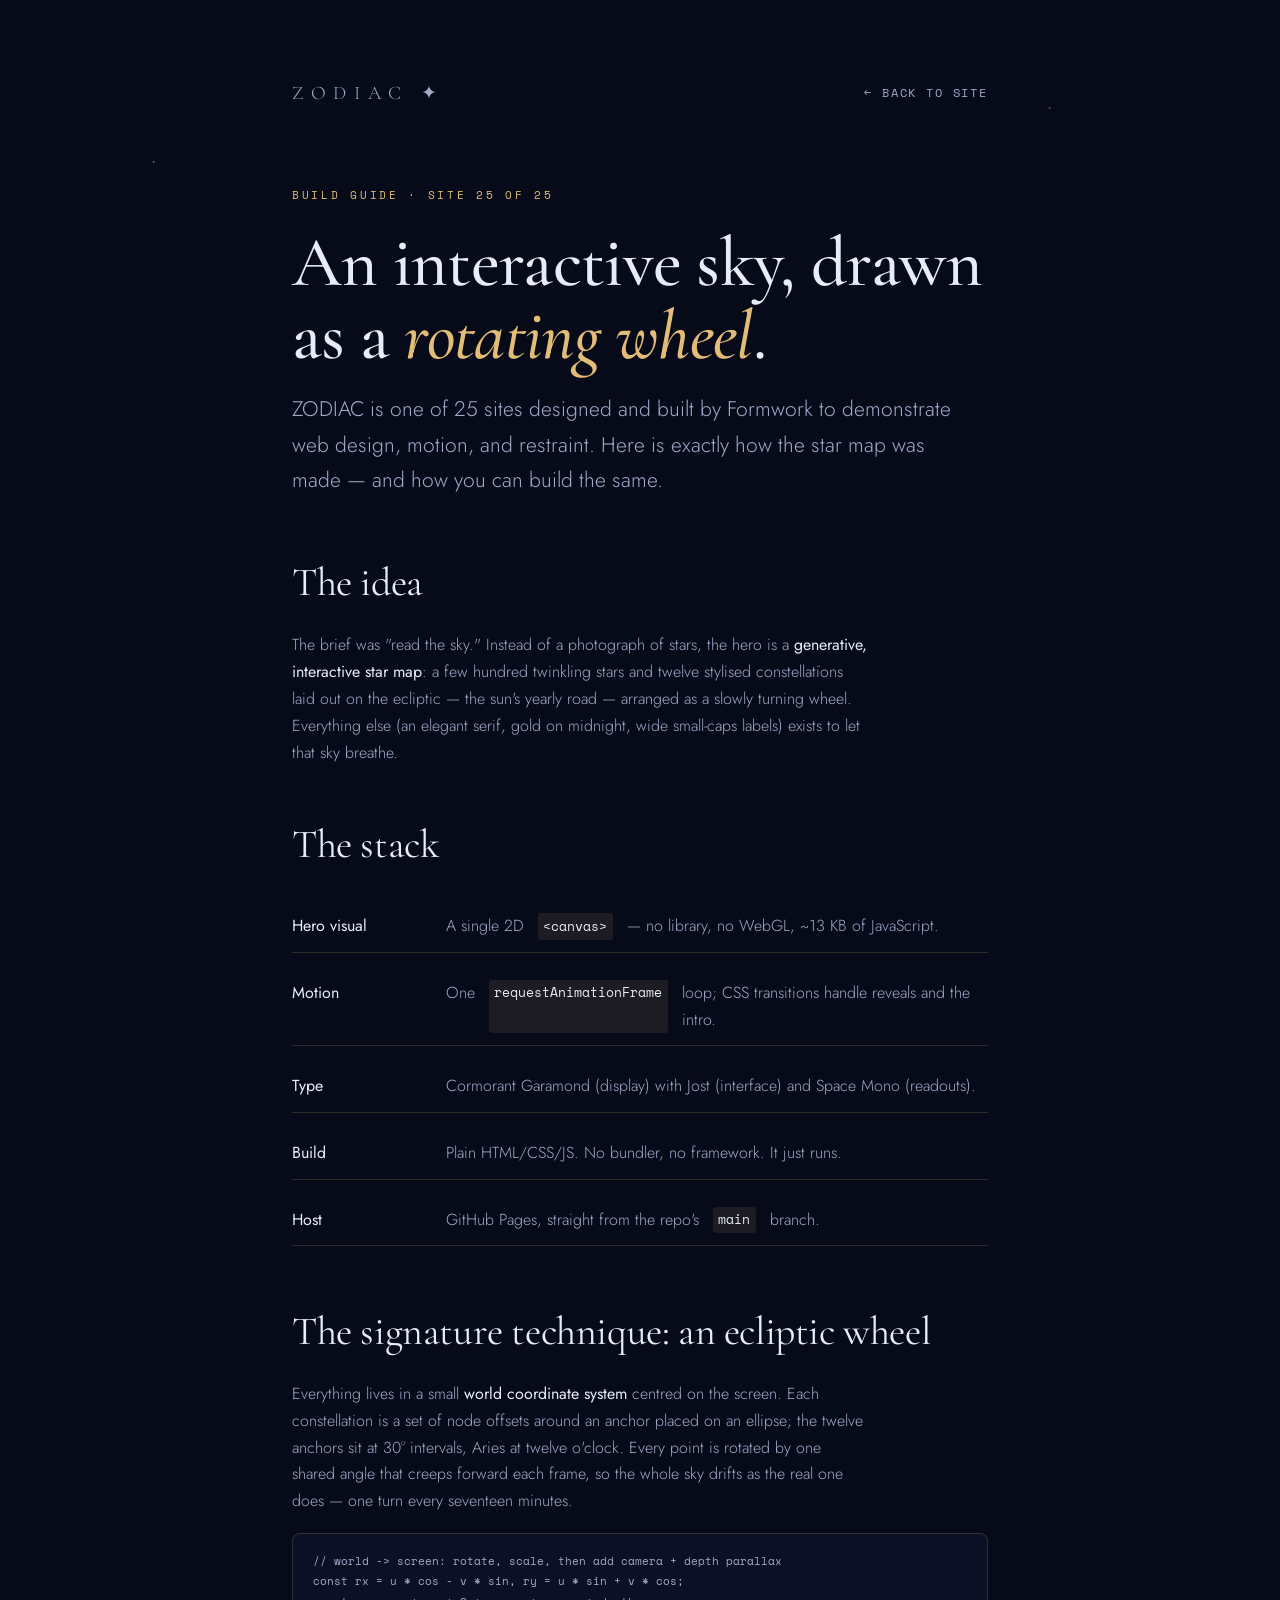
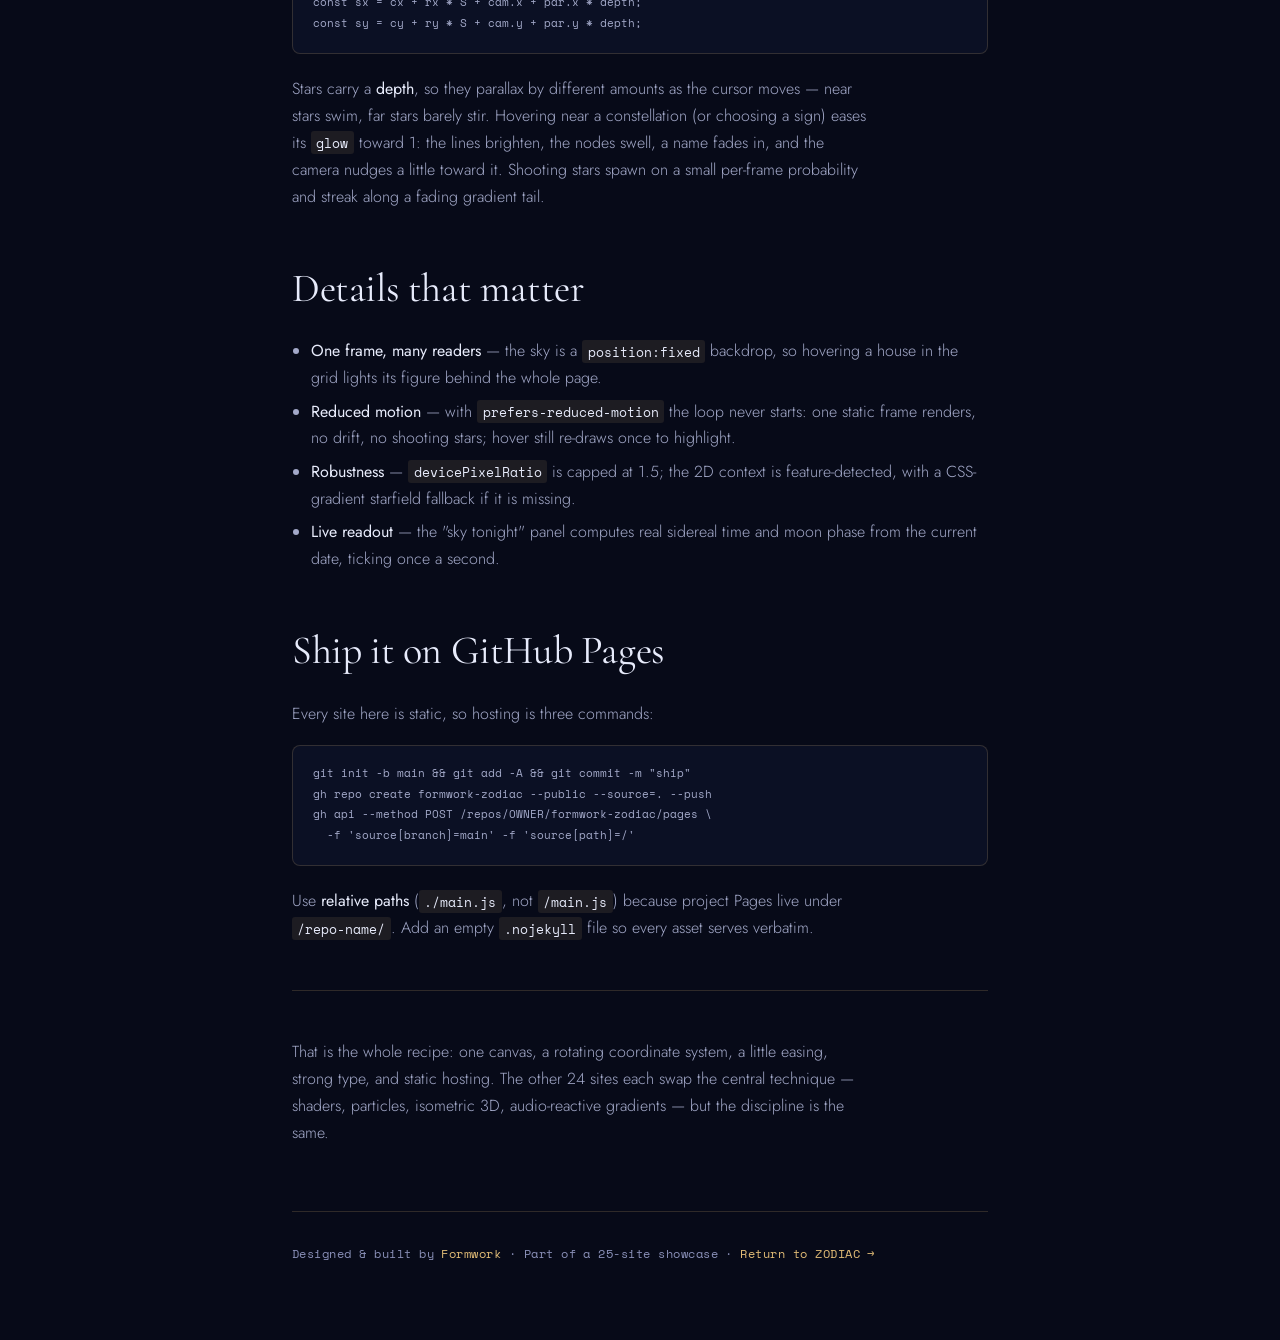
<file: static/wedding4/guide/index.html>
<!doctype html>
<html lang="en">
<head>
<meta charset="utf-8" />
<meta name="viewport" content="width=device-width, initial-scale=1" />
<title>ZODIAC — Guide · How this was built</title>
<meta name="description" content="How the ZODIAC site was designed and built by Formwork: an interactive canvas star map of twelve constellations on a slowly rotating ecliptic wheel, with parallax, twinkle and shooting stars." />
<link rel="preconnect" href="https://fonts.googleapis.com" />
<link rel="preconnect" href="https://fonts.gstatic.com" crossorigin />
<link href="https://fonts.googleapis.com/css2?family=Cormorant+Garamond:ital,wght@0,400;0,500;1,400&family=Jost:wght@300;400;500&family=Space+Mono:wght@400&display=swap" rel="stylesheet" />
<style>
  :root{--bg:#070a18;--bg2:#0c1226;--ink:#e7ebfb;--dim:#a3a9c9;--faint:#8a90b8;--accent:#e3bd77;--line:rgba(227,189,119,.18)}
  *{box-sizing:border-box;margin:0;padding:0}
  body{background:var(--bg);color:var(--ink);font-family:"Jost",system-ui,sans-serif;font-weight:300;line-height:1.68;-webkit-font-smoothing:antialiased;
    background-image:radial-gradient(1.4px 1.4px at 12% 18%,rgba(231,235,251,.5),transparent),radial-gradient(1.5px 1.5px at 82% 12%,rgba(227,189,119,.5),transparent),radial-gradient(1.2px 1.2px at 64% 74%,rgba(231,235,251,.4),transparent);background-attachment:fixed}
  a{color:var(--accent);text-decoration:none}
  a:hover{text-decoration:underline}
  .wrap{max-width:760px;margin:0 auto;padding:clamp(28px,6vw,80px) clamp(20px,5vw,32px)}
  .top{display:flex;justify-content:space-between;align-items:center;font-family:"Space Mono",monospace;font-size:.72rem;letter-spacing:.16em;text-transform:uppercase;color:var(--faint);margin-bottom:clamp(40px,8vh,90px)}
  .top a{color:var(--dim)}
  .brand{font-family:"Cormorant Garamond",serif;font-size:1.2rem;letter-spacing:.4em;color:var(--ink)}
  h1{font-family:"Cormorant Garamond",serif;font-weight:500;font-size:clamp(2.6rem,8vw,4.4rem);line-height:1.03;letter-spacing:-.01em;margin-bottom:1.2rem}
  h1 em{color:var(--accent);font-style:italic}
  .lede{font-size:clamp(1.1rem,2.2vw,1.32rem);color:var(--dim);max-width:56ch;margin-bottom:3.2rem}
  h2{font-family:"Cormorant Garamond",serif;font-weight:400;font-size:clamp(1.7rem,4vw,2.5rem);margin:2.8rem 0 1rem;letter-spacing:-.01em}
  p{color:var(--dim);margin:0 0 1.1rem;max-width:64ch}
  .tag{display:inline-block;font-family:"Space Mono",monospace;font-size:.7rem;letter-spacing:.24em;text-transform:uppercase;color:var(--accent);margin-bottom:1.4rem}
  ul{color:var(--dim);margin:0 0 1.2rem 1.2rem}
  li{margin:.4rem 0}
  strong{color:var(--ink);font-weight:400}
  code{font-family:"Space Mono",monospace;font-size:.84em;background:rgba(227,189,119,.1);padding:.12em .4em;border-radius:3px;color:var(--ink)}
  pre{background:#0b1024;border:1px solid var(--line);border-radius:8px;padding:18px 20px;overflow-x:auto;margin:0 0 1.4rem;font-size:.8rem;line-height:1.62}
  pre code{background:none;padding:0;color:var(--dim)}
  .rule{height:1px;background:var(--line);margin:3rem 0}
  .stack{list-style:none;margin:0 0 1.2rem;padding:0;display:grid;gap:2px}
  .stack li{display:flex;gap:14px;padding:12px 0;border-bottom:1px solid var(--line)}
  .stack b{color:var(--ink);font-weight:400;min-width:140px;display:inline-block}
  footer{margin-top:4rem;padding-top:2rem;border-top:1px solid var(--line);font-family:"Space Mono",monospace;font-size:.74rem;letter-spacing:.04em;color:var(--faint)}
  footer strong{color:var(--accent);font-weight:400}
</style>
</head>
<body>
<div class="wrap">
  <div class="top">
    <a class="brand" href="../">ZODIAC ✦</a>
    <a href="../">← Back to site</a>
  </div>

  <span class="tag">Build guide · Site 25 of 25</span>
  <h1>An interactive sky, drawn as a <em>rotating wheel</em>.</h1>
  <p class="lede">ZODIAC is one of 25 sites designed and built by Formwork to demonstrate web design,
    motion, and restraint. Here is exactly how the star map was made — and how you can build the same.</p>

  <h2>The idea</h2>
  <p>The brief was "read the sky." Instead of a photograph of stars, the hero is a
    <strong>generative, interactive star map</strong>: a few hundred twinkling stars and twelve
    stylised constellations laid out on the ecliptic — the sun's yearly road — arranged as a
    slowly turning wheel. Everything else (an elegant serif, gold on midnight, wide small-caps
    labels) exists to let that sky breathe.</p>

  <h2>The stack</h2>
  <ul class="stack">
    <li><b>Hero visual</b> A single 2D <code>&lt;canvas&gt;</code> — no library, no WebGL, ~13&nbsp;KB of JavaScript.</li>
    <li><b>Motion</b> One <code>requestAnimationFrame</code> loop; CSS transitions handle reveals and the intro.</li>
    <li><b>Type</b> Cormorant Garamond (display) with Jost (interface) and Space Mono (readouts).</li>
    <li><b>Build</b> Plain HTML/CSS/JS. No bundler, no framework. It just runs.</li>
    <li><b>Host</b> GitHub Pages, straight from the repo's <code>main</code> branch.</li>
  </ul>

  <h2>The signature technique: an ecliptic wheel</h2>
  <p>Everything lives in a small <strong>world coordinate system</strong> centred on the screen.
    Each constellation is a set of node offsets around an anchor placed on an ellipse; the twelve
    anchors sit at 30° intervals, Aries at twelve o'clock. Every point is rotated by one shared
    angle that creeps forward each frame, so the whole sky drifts as the real one does — one turn
    every seventeen minutes.</p>
  <pre><code>// world -> screen: rotate, scale, then add camera + depth parallax
const rx = u * cos - v * sin, ry = u * sin + v * cos;
const sx = cx + rx * S + cam.x + par.x * depth;
const sy = cy + ry * S + cam.y + par.y * depth;</code></pre>
  <p>Stars carry a <strong>depth</strong>, so they parallax by different amounts as the cursor moves —
    near stars swim, far stars barely stir. Hovering near a constellation (or choosing a sign)
    eases its <code>glow</code> toward 1: the lines brighten, the nodes swell, a name fades in, and
    the camera nudges a little toward it. Shooting stars spawn on a small per-frame probability and
    streak along a fading gradient tail.</p>

  <h2>Details that matter</h2>
  <ul>
    <li><strong>One frame, many readers</strong> — the sky is a <code>position:fixed</code> backdrop, so hovering a house in the grid lights its figure behind the whole page.</li>
    <li><strong>Reduced motion</strong> — with <code>prefers-reduced-motion</code> the loop never starts: one static frame renders, no drift, no shooting stars; hover still re-draws once to highlight.</li>
    <li><strong>Robustness</strong> — <code>devicePixelRatio</code> is capped at 1.5; the 2D context is feature-detected, with a CSS-gradient starfield fallback if it is missing.</li>
    <li><strong>Live readout</strong> — the "sky tonight" panel computes real sidereal time and moon phase from the current date, ticking once a second.</li>
  </ul>

  <h2>Ship it on GitHub Pages</h2>
  <p>Every site here is static, so hosting is three commands:</p>
  <pre><code>git init -b main &amp;&amp; git add -A &amp;&amp; git commit -m "ship"
gh repo create formwork-zodiac --public --source=. --push
gh api --method POST /repos/OWNER/formwork-zodiac/pages \
  -f 'source[branch]=main' -f 'source[path]=/'</code></pre>
  <p>Use <strong>relative paths</strong> (<code>./main.js</code>, not <code>/main.js</code>) because project
    Pages live under <code>/repo-name/</code>. Add an empty <code>.nojekyll</code> file so every asset serves verbatim.</p>

  <div class="rule"></div>
  <p>That is the whole recipe: one canvas, a rotating coordinate system, a little easing, strong type,
    and static hosting. The other 24 sites each swap the central technique — shaders, particles,
    isometric 3D, audio-reactive gradients — but the discipline is the same.</p>

  <footer>Designed &amp; built by <strong>Formwork</strong> · Part of a 25-site showcase · <a href="../">Return to ZODIAC →</a></footer>
</div>
</body>
</html>
</file>
<file: static/wedding4/styles.css>
/* ZODIAC — celestial cartography · gold on midnight
   Signature technique: interactive canvas star map (see main.js) */
:root{
  --bg:#070a18;
  --bg2:#0c1226;
  --ink:#e7ebfb;
  --dim:#a3a9c9;
  --faint:#8a90b8;
  --gold:#e3bd77;
  --gold-2:#f2ddac;
  --gold-deep:#c39b52;
  --indigo:#7b83c4;
  --panel:rgba(8,12,28,.62);
  --panel-solid:rgba(9,13,30,.9);
  --line:rgba(227,189,119,.18);
  --line-soft:rgba(231,235,251,.1);
  --max:1280px;
  --ease:cubic-bezier(.19,1,.22,1);
  --serif:"Cormorant Garamond",Georgia,serif;
  --serif-cn:"Noto Serif SC","Songti SC",serif;
  --sans:"Jost",system-ui,-apple-system,sans-serif;
  --mono:"Space Mono","SFMono-Regular",ui-monospace,monospace;
  --pink:#e8a0b8;
  --pink-soft:rgba(232,160,184,.15);
}
*{box-sizing:border-box;margin:0;padding:0}
html,body{
  -webkit-user-select:none;
  -moz-user-select:none;
  -ms-user-select:none;
  user-select:none;
  -webkit-touch-callout:none;
}
html{scroll-behavior:smooth;-webkit-text-size-adjust:100%}
body{
  background:var(--bg);
  color:var(--ink);
  font-family:var(--sans);
  font-weight:300;
  line-height:1.6;
  overflow-x:hidden;
  -webkit-font-smoothing:antialiased;
  text-rendering:optimizeLegibility;
}
a{color:inherit;text-decoration:none}
::selection{background:rgba(227,189,119,.28);color:#fff}
img{max-width:100%}

/* ---------- star-map canvas (fixed backdrop) ---------- */
#skymap{
  position:fixed;inset:0;width:100%;height:100%;
  z-index:0;display:block;pointer-events:none;
  background:radial-gradient(120% 90% at 50% 22%,#0c1330 0%,#070a18 60%,#04060f 100%);
}
/* CSS fallback if 2d canvas is unavailable */
.sky-fallback{
  position:fixed;inset:0;z-index:0;display:none;pointer-events:none;
  background:
    radial-gradient(1.5px 1.5px at 18% 24%,rgba(231,235,251,.9),transparent),
    radial-gradient(1.5px 1.5px at 72% 16%,rgba(231,235,251,.7),transparent),
    radial-gradient(2px 2px at 41% 62%,rgba(227,189,119,.8),transparent),
    radial-gradient(1.2px 1.2px at 86% 71%,rgba(231,235,251,.7),transparent),
    radial-gradient(1.4px 1.4px at 32% 82%,rgba(231,235,251,.6),transparent),
    radial-gradient(1.4px 1.4px at 62% 44%,rgba(231,235,251,.7),transparent),
    radial-gradient(120% 90% at 50% 20%,#0c1330,#070a18 60%,#04060f);
}
.no-canvas #skymap{display:none}
.no-canvas .sky-fallback{display:block}

/* everything else rides above the sky */
.nav,main,.footer{position:relative;z-index:2}

/* ---------- nav ---------- */
.nav{
  position:fixed;top:0;left:0;right:0;z-index:50;
  display:flex;justify-content:space-between;align-items:center;
  padding:20px clamp(18px,4vw,54px);
  transition:background .5s var(--ease),backdrop-filter .5s var(--ease),border-color .5s var(--ease);
  border-bottom:1px solid transparent;
}
.nav.scrolled{
  background:linear-gradient(180deg,rgba(6,9,20,.86),rgba(6,9,20,.4));
  backdrop-filter:blur(8px);-webkit-backdrop-filter:blur(8px);
  border-bottom-color:var(--line);
}
.brand{
  font-family:var(--serif);font-weight:500;font-size:1.35rem;
  letter-spacing:.42em;text-transform:uppercase;color:var(--ink);
  display:inline-flex;align-items:center;gap:.15em;padding-left:.1em;
}
.brand-star{color:var(--gold);font-size:.6em;transform:translateY(-.15em)}
.nav-links{display:flex;gap:clamp(16px,2.4vw,36px);align-items:center;
  font-size:.72rem;letter-spacing:.22em;text-transform:uppercase;font-weight:400}
.nav-links a{color:var(--dim);transition:color .3s}
.nav-links a:hover{color:var(--gold)}
.nav-guide{color:var(--gold)!important;border:1px solid var(--line);
  border-radius:40px;padding:8px 16px;transition:background .3s,color .3s,border-color .3s}
.nav-guide:hover{background:var(--gold);color:#0a0d1c!important;border-color:var(--gold)}
@media(max-width:768px){
  .nav{padding:14px 16px}
  .brand{font-size:1rem;letter-spacing:.3em}
  .nav-links{gap:12px;font-size:.65rem;letter-spacing:.15em}
  .nav-guide{padding:6px 12px}
}
@media(max-width:560px){
  .brand{font-size:.85rem;letter-spacing:.22em}
  .nav-links a:not(.nav-guide){display:none}
  .nav-guide{font-size:.7rem;padding:7px 14px}
}

/* ---------- hero ---------- */
.hero{
  min-height:100svh;display:flex;flex-direction:column;justify-content:center;align-items:center;
  text-align:center;padding:120px clamp(18px,5vw,48px) 90px;position:relative;overflow:hidden;
}
.hero-bg{position:absolute;inset:0;z-index:0;pointer-events:none;
  background:url('images/photo2.jpg') center/cover no-repeat;
  opacity:.06;
  -webkit-mask:radial-gradient(circle 50px at var(--mx,50%) var(--my,50%),#000 0%,rgba(0,0,0,.08) 100%);
  mask:radial-gradient(circle 50px at var(--mx,50%) var(--my,50%),#000 0%,rgba(0,0,0,.08) 100%);
  transition:opacity .6s var(--ease);
  filter:saturate(.85) brightness(.9);
  will-change:mask,-webkit-mask}
.hero:hover .hero-bg{opacity:.5}
.hero-inner{max-width:820px;width:100%;position:relative;z-index:1}
.eyebrow{font-family:var(--mono);font-size:.72rem;letter-spacing:.34em;text-transform:uppercase;
  color:var(--gold);margin-bottom:clamp(20px,4vh,34px)}
.hero-title{
  font-family:var(--serif);font-weight:500;line-height:.92;
  font-size:clamp(3rem,12vw,9rem);letter-spacing:.09em;text-transform:uppercase;
  background:linear-gradient(178deg,var(--gold-2) 0%,var(--gold) 46%,var(--gold-deep) 100%);
  -webkit-background-clip:text;background-clip:text;color:transparent;
  filter:drop-shadow(0 0 34px rgba(227,189,119,.24));
  margin-left:.09em;
}
.hero-title .line{display:block}
.hero-title .line:nth-child(2){font-size:.55em;font-style:italic;color:var(--pink);
  -webkit-text-fill-color:var(--pink);background:none;filter:none;letter-spacing:.15em;
  margin:.1em 0}
.hero-names{font-family:var(--serif-cn);font-size:clamp(1.3rem,3vw,2rem);font-weight:400;
  color:var(--ink);margin-top:1rem;letter-spacing:.12em}
.names-star{color:var(--pink);margin:0 .4em;font-size:.8em}
.tagline{font-family:var(--serif);font-size:clamp(1.5rem,3.4vw,2.4rem);font-weight:300;
  color:var(--ink);margin-top:.4rem}
.tagline em{font-style:italic;color:var(--gold-2)}
.hero-sub{font-family:var(--serif-cn);max-width:46ch;margin:1.4rem auto 0;color:var(--dim);
  font-size:clamp(.98rem,1.4vw,1.08rem);line-height:1.85}

/* ephemeris readout */
.readout{margin:clamp(28px,5vh,44px) auto 0;max-width:560px;
  border:1px solid var(--line);border-radius:12px;
  background:var(--panel);backdrop-filter:blur(6px);-webkit-backdrop-filter:blur(6px);
  padding:16px clamp(16px,3vw,26px) 18px}
.readout-title{font-family:var(--mono);font-size:.62rem;letter-spacing:.3em;text-transform:uppercase;
  color:var(--faint);margin-bottom:12px}
.readout-grid{display:grid;grid-template-columns:repeat(4,1fr);gap:10px;text-align:left}
.readout-grid dt{font-family:var(--sans);font-size:.6rem;letter-spacing:.16em;text-transform:uppercase;
  color:var(--faint);margin-bottom:4px}
.readout-grid dd{font-family:var(--mono);font-size:clamp(.72rem,1.6vw,.86rem);color:var(--gold-2);
  font-variant-numeric:tabular-nums;letter-spacing:.02em}
@media(max-width:560px){.readout-grid{grid-template-columns:repeat(2,1fr);gap:14px 12px}}

/* hero glyph legend */
.hero-legend{margin-top:clamp(26px,4vh,38px);display:flex;flex-direction:column;align-items:center;gap:12px}
.hl-label{font-family:var(--mono);font-size:.6rem;letter-spacing:.3em;text-transform:uppercase;color:var(--faint)}
.hl-glyphs{display:flex;flex-wrap:wrap;justify-content:center;gap:6px}
.hl-btn{
  font-size:1.15rem;line-height:1;color:var(--dim);background:transparent;border:1px solid transparent;
  border-radius:50%;width:40px;height:40px;display:grid;place-items:center;cursor:pointer;
  transition:color .3s var(--ease),border-color .3s var(--ease),background .3s var(--ease),transform .3s var(--ease);
}
.hl-btn:hover,.hl-btn.active{color:var(--gold-2);border-color:var(--line);
  background:rgba(227,189,119,.08);transform:translateY(-2px)}
.hl-btn.selected{color:#0a0d1c;background:var(--gold);border-color:var(--gold)}
.hl-btn:focus-visible{outline:2px solid var(--gold);outline-offset:3px}

/* scroll cue */
.scroll-cue{position:absolute;bottom:30px;left:50%;transform:translateX(-50%);
  font-family:var(--mono);font-size:.6rem;letter-spacing:.28em;text-transform:uppercase;
  color:var(--faint);display:flex;flex-direction:column;align-items:center;gap:10px}
.scroll-cue span{width:1px;height:40px;background:linear-gradient(var(--gold),transparent);position:relative;overflow:hidden}
.scroll-cue span::after{content:"";position:absolute;top:-40px;left:0;width:1px;height:40px;
  background:var(--gold);animation:cue 2.2s var(--ease) infinite}
@keyframes cue{0%{transform:translateY(0)}60%,100%{transform:translateY(80px)}}

/* ---------- rotating name band ---------- */
.band{overflow:hidden;border-top:1px solid var(--line);border-bottom:1px solid var(--line);
  padding:14px 0;background:linear-gradient(180deg,rgba(9,13,30,.5),rgba(6,9,20,.2))}
.band-track{display:inline-flex;white-space:nowrap;gap:2.2rem;align-items:center;
  will-change:transform;animation:bandmove 44s linear infinite;
  font-family:var(--serif);font-size:clamp(1rem,2.2vw,1.5rem);letter-spacing:.32em;
  text-transform:uppercase;color:var(--gold);font-weight:400}
.band-track span{opacity:.62}
.band-track i{color:var(--indigo);font-style:normal;opacity:.7}
@keyframes bandmove{to{transform:translateX(-50%)}}

/* ---------- sections ---------- */
section{padding:clamp(80px,12vh,150px) clamp(18px,5vw,54px)}
.section-head{max-width:var(--max);margin:0 auto clamp(38px,6vh,64px)}
.index{font-family:var(--mono);font-size:.72rem;letter-spacing:.3em;text-transform:uppercase;
  color:var(--gold);margin-bottom:1rem}
h2{font-family:var(--serif);font-weight:400;font-size:clamp(2.4rem,6.5vw,5.2rem);
  line-height:1.02;letter-spacing:-.005em;max-width:16ch}
.section-lede{font-family:var(--serif-cn);margin-top:1.4rem;max-width:56ch;color:var(--dim);font-size:clamp(1rem,1.4vw,1.1rem);line-height:1.8}

/* the twelve — sign grid */
.twelve{position:relative}
.twelve-bg{position:absolute;inset:0;z-index:0;pointer-events:none;
  background:url('images/photo1.jpg') center/cover no-repeat;
  opacity:.12;
  -webkit-mask:radial-gradient(circle 50px at var(--mx,50%) var(--my,30%),#000 0%,rgba(0,0,0,.1) 100%);
  mask:radial-gradient(circle 50px at var(--mx,50%) var(--my,30%),#000 0%,rgba(0,0,0,.1) 100%);
  transition:opacity .5s var(--ease);
  filter:saturate(.8) brightness(.85);
  will-change:mask,-webkit-mask}
.twelve:hover .twelve-bg{opacity:.55}
.twelve > *:not(.twelve-bg){position:relative;z-index:1}
.sign-grid{max-width:var(--max);margin:0 auto;display:grid;
  grid-template-columns:repeat(4,1fr);gap:2px;
  border:1px solid var(--line-soft);background:var(--line-soft)}
@media(max-width:900px){.sign-grid{grid-template-columns:repeat(3,1fr)}}
@media(max-width:620px){.sign-grid{grid-template-columns:repeat(2,1fr)}}
.sign{
  position:relative;text-align:left;background:var(--panel);
  backdrop-filter:blur(4px);-webkit-backdrop-filter:blur(4px);
  border:0;color:inherit;font-family:inherit;cursor:pointer;
  padding:clamp(20px,2.4vw,30px) clamp(18px,2vw,26px) clamp(22px,2.6vw,30px);
  display:flex;flex-direction:column;gap:6px;min-height:210px;
  transition:background .4s var(--ease),transform .4s var(--ease);
}
.sign::before{content:"";position:absolute;inset:0;pointer-events:none;
  box-shadow:inset 0 0 0 1px transparent;
  background:radial-gradient(120% 80% at 50% 0%,rgba(227,189,119,.14),transparent 70%);
  opacity:0;transition:opacity .45s var(--ease)}
.sign:hover,.sign:focus-visible,.sign.active{background:rgba(15,20,44,.72)}
.sign:hover::before,.sign:focus-visible::before,.sign.active::before{opacity:1}
.sign.selected::before{opacity:1;box-shadow:inset 0 0 0 1px var(--gold)}
.sign:focus-visible{outline:none}
.sign:focus-visible::before{box-shadow:inset 0 0 0 2px var(--gold)}
.s-top{display:flex;justify-content:space-between;align-items:flex-start}
.s-roman{font-family:var(--mono);font-size:.7rem;letter-spacing:.16em;color:var(--faint)}
.s-glyph{font-size:2.4rem;line-height:1;color:var(--gold);
  transition:color .4s var(--ease),text-shadow .4s var(--ease),transform .5s var(--ease)}
.sign:hover .s-glyph,.sign:focus-visible .s-glyph,.sign.active .s-glyph{
  color:var(--gold-2);text-shadow:0 0 22px rgba(227,189,119,.6);transform:translateY(-2px)}
.s-name{font-family:var(--serif);font-size:clamp(1.5rem,2.4vw,2rem);font-weight:400;
  line-height:1;margin-top:auto}
.s-latin{font-family:var(--serif-cn);font-style:normal;font-size:.92rem;color:var(--dim);line-height:1.5}
.s-meta{display:flex;justify-content:space-between;align-items:center;gap:10px;margin-top:10px;
  padding-top:12px;border-top:1px solid var(--line-soft)}
.s-dates{font-family:var(--serif-cn);font-size:.78rem;letter-spacing:.04em;color:var(--faint);line-height:1.5}
.s-el{font-family:var(--sans);font-size:.6rem;letter-spacing:.18em;text-transform:uppercase;
  padding:3px 9px;border-radius:20px;border:1px solid currentColor}
.s-el.fire{color:#e59a6c}
.s-el.earth{color:#a7c58a}
.s-el.air{color:#9db4e6}
.s-el.water{color:#79c3cf}

/* ---------- the reading ---------- */
.reading{display:flex;justify-content:center}
.reading-inner{max-width:720px;width:100%;
  background:var(--panel);border:1px solid var(--line);border-radius:16px;
  backdrop-filter:blur(8px);-webkit-backdrop-filter:blur(8px);
  padding:clamp(34px,5vw,64px);position:relative;overflow:hidden}
.reading-bg{position:absolute;inset:0;z-index:0;pointer-events:none;
  background:url('images/photo3.jpg') center/cover no-repeat;
  margin:clamp(14px,2.5vw,28px);border-radius:10px;
  border:1px solid rgba(227,189,119,.25);
  box-shadow:inset 0 0 0 6px rgba(7,10,24,.5),inset 0 0 0 7px rgba(227,189,119,.12);
  opacity:.25;
  -webkit-mask:radial-gradient(circle 50px at var(--mx,50%) var(--my,50%),#000 0%,rgba(0,0,0,.12) 100%);
  mask:radial-gradient(circle 50px at var(--mx,50%) var(--my,50%),#000 0%,rgba(0,0,0,.12) 100%);
  transition:opacity .5s var(--ease);
  will-change:mask,-webkit-mask}
.reading-inner:hover .reading-bg{opacity:.75}
.reading-inner > *:not(.reading-bg){position:relative;z-index:1}
.reading .eyebrow{color:var(--gold);text-align:left}
.reading h2{font-size:clamp(2rem,4.4vw,3.4rem);margin:.6rem 0 0;max-width:22ch}
.reading-text{font-family:var(--serif-cn);color:var(--dim);font-size:clamp(1.02rem,1.5vw,1.18rem);line-height:1.9;margin-top:1.6rem;max-width:62ch}
.pullquote{margin:2.4rem 0;padding-left:24px;border-left:2px solid var(--gold)}
.pullquote p{font-family:var(--serif-cn);font-style:normal;font-weight:400;
  font-size:clamp(1.3rem,2.8vw,1.8rem);line-height:1.5;color:var(--gold-2)}
.reading-sign{font-family:var(--mono);font-size:.72rem;letter-spacing:.16em;
  text-transform:uppercase;color:var(--faint);margin-top:2rem}

/* ---------- gallery — 我们的瞬间 ---------- */
.gallery{padding:clamp(80px,12vh,150px) clamp(18px,5vw,54px)}
.gallery .section-head{max-width:var(--max);margin:0 auto clamp(38px,6vh,64px)}
.gallery-track{max-width:var(--max);margin:0 auto;display:grid;
  grid-template-columns:repeat(3,1fr);gap:clamp(16px,2.5vw,32px)}
@media(max-width:860px){.gallery-track{grid-template-columns:1fr;max-width:480px}}
.gallery-item{display:flex;flex-direction:column;gap:14px}
.gallery-frame{
  position:relative;border-radius:12px;overflow:hidden;
  border:1px solid var(--line);background:var(--panel);
  aspect-ratio:3/4;box-shadow:0 20px 60px rgba(0,0,0,.4);
  transition:transform .5s var(--ease),box-shadow .5s var(--ease),border-color .5s var(--ease)}
.gallery-frame::after{content:"";position:absolute;inset:0;pointer-events:none;
  background:linear-gradient(180deg,transparent 60%,rgba(7,10,24,.3) 100%);
  border-radius:inherit}
.gallery-frame img{width:100%;height:100%;object-fit:cover;display:block;
  transition:transform .8s var(--ease),filter .5s var(--ease);filter:saturate(.9)}
.gallery-item:hover .gallery-frame{transform:translateY(-6px);
  box-shadow:0 30px 80px rgba(0,0,0,.55);border-color:rgba(227,189,119,.4)}
.gallery-item:hover .gallery-frame img{transform:scale(1.04);filter:saturate(1.05)}
.gallery-caption{font-family:var(--serif-cn);font-size:.92rem;color:var(--dim);
  text-align:center;letter-spacing:.12em}

/* ---------- ephemeris cards ---------- */
.ephemeris .eph-grid{max-width:var(--max);margin:0 auto;display:grid;
  grid-template-columns:repeat(3,1fr);gap:2px;
  border:1px solid var(--line-soft);background:var(--line-soft)}
@media(max-width:760px){.ephemeris .eph-grid{grid-template-columns:1fr}}
.eph-card{background:var(--panel);backdrop-filter:blur(4px);-webkit-backdrop-filter:blur(4px);
  padding:clamp(26px,3vw,40px);display:flex;flex-direction:column;gap:12px;min-height:230px}
.eph-k{font-family:var(--mono);font-size:.72rem;letter-spacing:.2em;color:var(--gold)}
.eph-card h3{font-family:var(--serif);font-weight:400;font-size:clamp(1.5rem,2.6vw,2rem);
  line-height:1.05;margin-top:6px}
.eph-card p{font-family:var(--serif-cn);color:var(--dim);font-size:.98rem;line-height:1.8;max-width:42ch}

/* ---------- footer ---------- */
.footer{position:relative;overflow:hidden;
  padding:clamp(60px,9vh,110px) clamp(18px,5vw,54px) 44px;
  border-top:1px solid var(--line);
  background:linear-gradient(180deg,rgba(6,9,20,.2),rgba(4,6,15,.85))}
.footer-bg{position:absolute;inset:0;z-index:0;pointer-events:none;
  background:url('images/cat3.webp') center/contain no-repeat;
  opacity:0;
  -webkit-mask:radial-gradient(circle 0px at 50% 50%,#000 0%,rgba(0,0,0,0) 100%);
  mask:radial-gradient(circle 0px at 50% 50%,#000 0%,rgba(0,0,0,0) 100%);
  filter:saturate(.9) brightness(.9);
  will-change:mask,-webkit-mask,opacity}
.footer > *:not(.footer-bg){position:relative;z-index:1}
.footer-top{max-width:var(--max);margin:0 auto;display:flex;justify-content:space-between;
  align-items:baseline;gap:20px;flex-wrap:wrap}
.footer-brand{font-family:var(--serif);font-size:clamp(2rem,7vw,4.4rem);font-weight:500;
  letter-spacing:.3em;text-transform:uppercase;color:var(--gold);
  display:inline-flex;align-items:center;gap:.1em}
.footer-brand .brand-star{font-size:.4em;transform:translateY(-.6em)}
.footer-tag{font-family:var(--serif-cn);font-style:normal;font-size:clamp(.95rem,1.8vw,1.2rem);color:var(--dim)}
.footer-bottom{max-width:var(--max);margin:clamp(40px,7vh,72px) auto 0;
  padding-top:22px;border-top:1px solid var(--line-soft);
  display:flex;justify-content:space-between;gap:16px;flex-wrap:wrap;
  font-family:var(--mono);font-size:.72rem;letter-spacing:.04em;color:var(--faint)}
.footer-bottom strong{color:var(--ink);font-weight:400}
.footer-bottom a{color:var(--gold)}
.footer-bottom a:hover{text-decoration:underline}

/* ---------- reveals — JS-gated; reveal out-specifies the hide rule ---------- */
.js .reveal{opacity:0;transform:translateY(28px)}
.js .reveal.is-in{opacity:1;transform:none;
  transition:opacity 1s var(--ease),transform 1s var(--ease)}

/* ---------- hero intro — compositor-driven via .loaded ---------- */
.js .hero-el{opacity:0;transform:translateY(24px)}
.hero.loaded .hero-el{opacity:1;transform:none;
  transition:opacity 1.1s var(--ease),transform 1.1s var(--ease)}
.hero.loaded .eyebrow{transition-delay:.05s}
.hero.loaded .hero-title{transition-delay:.16s;transition-duration:1.3s}
.hero.loaded .tagline{transition-delay:.34s}
.hero.loaded .hero-sub{transition-delay:.46s}
.hero.loaded .readout{transition-delay:.58s}
.hero.loaded .hero-legend{transition-delay:.7s}
.hero.loaded .scroll-cue{transition-delay:.9s}

/* ---------- interaction FX — 交互特效层 ---------- */
.fx-layer{
  position:fixed;inset:0;z-index:9990;pointer-events:none;
  overflow:hidden
}

/* 长按蓄力光点 */
.fx-charge{
  position:absolute;width:8px;height:8px;border-radius:50%;
  background:radial-gradient(circle,#f2ddac 0%,#e3bd77 50%,transparent 100%);
  box-shadow:0 0 12px rgba(227,189,119,.8),0 0 24px rgba(227,189,119,.4);
  transform:translate(-50%,-50%) scale(0);
  opacity:0;
  transition:transform .15s ease,opacity .15s ease
}
.fx-charge.active{
  transform:translate(-50%,-50%) scale(1);
  opacity:1;
  animation:chargePulse .5s ease-in-out infinite
}
@keyframes chargePulse{
  0%,100%{transform:translate(-50%,-50%) scale(1);box-shadow:0 0 12px rgba(227,189,119,.8),0 0 24px rgba(227,189,119,.4)}
  50%{transform:translate(-50%,-50%) scale(1.6);box-shadow:0 0 20px rgba(242,221,172,1),0 0 40px rgba(227,189,119,.6)}
}

/* 光环波纹 */
.fx-rings{position:absolute;inset:0}
.fx-ring{
  position:absolute;border-radius:50%;
  border:1.5px solid rgba(227,189,119,.6);
  box-shadow:0 0 16px rgba(227,189,119,.3),inset 0 0 16px rgba(227,189,119,.1);
  transform:translate(-50%,-50%) scale(0);
  opacity:0;
  pointer-events:none
}
.fx-ring.burst{
  animation:ringBurst 1.2s cubic-bezier(.16,1,.3,1) forwards
}
@keyframes ringBurst{
  0%{transform:translate(-50%,-50%) scale(.1);opacity:.9;border-width:2px}
  60%{opacity:.4}
  100%{transform:translate(-50%,-50%) scale(1);opacity:0;border-width:.5px}
}

/* 粒子爆发 */
.fx-particles{position:absolute;inset:0}
.fx-particle{
  position:absolute;width:4px;height:4px;border-radius:50%;
  background:radial-gradient(circle,#f2ddac,#e3bd77);
  box-shadow:0 0 8px rgba(227,189,119,.8);
  transform:translate(-50%,-50%);
  opacity:0;
  pointer-events:none
}
.fx-particle.burst{
  animation:particleFly 1s cubic-bezier(.2,.7,.3,1) forwards
}
@keyframes particleFly{
  0%{transform:translate(-50%,-50%) scale(0);opacity:1}
  20%{transform:translate(calc(-50% + var(--dx) * .3),calc(-50% + var(--dy) * .3)) scale(1);opacity:1}
  100%{transform:translate(calc(-50% + var(--dx)),calc(-50% + var(--dy))) scale(0);opacity:0}
}

/* 圆形边缘发光 */
.fx-edge{
  position:absolute;border-radius:50%;
  border:1px solid rgba(227,189,119,.5);
  box-shadow:0 0 20px rgba(227,189,119,.25),inset 0 0 30px rgba(227,189,119,.08);
  transform:translate(-50%,-50%) scale(0);
  opacity:0;
  pointer-events:none;
  transition:opacity .2s ease
}
.fx-edge.active{opacity:1}

/* focus rings */
a:focus-visible,.nav-guide:focus-visible{outline:2px solid var(--gold);outline-offset:4px;border-radius:3px}

/* ---------- reduced motion ---------- */
@media (prefers-reduced-motion:reduce){
  html{scroll-behavior:auto}
  .js .reveal,.js .reveal.is-in,.js .hero-el,.hero.loaded .hero-el{
    opacity:1!important;transform:none!important;transition:none!important}
  .band-track{animation:none!important}
  .scroll-cue span::after{animation:none!important}
}

/* ---------- responsive tightening ---------- */
@media(max-width:620px){
  .hero{padding-top:104px}
  .hero-sub{font-size:1rem}
  .footer-top{flex-direction:column;gap:10px}
}

/* ========== 星空风格导航按钮 ========== */
.nav-btn{
  margin-top:18px;
  width:100%;
  display:flex;
  align-items:center;
  justify-content:center;
  gap:10px;
  padding:14px 24px;
  border:1px solid rgba(227,189,119,0.4);
  border-radius:14px;
  background:linear-gradient(135deg,rgba(227,189,119,0.12) 0%,rgba(180,140,255,0.08) 100%);
  color:var(--gold);
  font-family:var(--serif);
  font-size:0.95rem;
  letter-spacing:0.08em;
  cursor:pointer;
  position:relative;
  overflow:hidden;
  transition:all 0.4s cubic-bezier(0.22,1,0.36,1);
}
.nav-btn::before{
  content:'';
  position:absolute;
  inset:0;
  background:radial-gradient(circle at 30% 50%,rgba(227,189,119,0.25),transparent 60%);
  opacity:0;
  transition:opacity 0.4s;
}
.nav-btn:hover{
  border-color:rgba(227,189,119,0.8);
  background:linear-gradient(135deg,rgba(227,189,119,0.2) 0%,rgba(180,140,255,0.12) 100%);
  box-shadow:0 0 30px rgba(227,189,119,0.2),inset 0 0 20px rgba(227,189,119,0.05);
  transform:translateY(-2px);
}
.nav-btn:hover::before{opacity:1}
.nav-btn:hover .nav-arrow{transform:translateX(4px);color:#fff}
.nav-icon{
  font-size:1.1rem;
  animation:navStarPulse 2.5s ease-in-out infinite;
}
@keyframes navStarPulse{
  0%,100%{opacity:0.7;transform:scale(1)}
  50%{opacity:1;transform:scale(1.2)}
}
.nav-arrow{
  transition:all 0.3s;
  opacity:0.7;
}

/* ========== 导航弹出菜单（星空风格） ========== */
.nav-mask{
  position:fixed;inset:0;
  background:rgba(10,8,25,0.7);
  backdrop-filter:blur(8px);
  -webkit-backdrop-filter:blur(8px);
  opacity:0;
  visibility:hidden;
  transition:all 0.4s;
  z-index:10000;
}
.nav-mask.show{opacity:1;visibility:visible}

.nav-sheet{
  position:fixed;
  left:50%;bottom:0;
  transform:translateX(-50%) translateY(100%);
  width:100%;
  max-width:480px;
  background:linear-gradient(180deg,#1a1535 0%,#0d0b1f 100%);
  border-radius:24px 24px 0 0;
  border:1px solid rgba(227,189,119,0.2);
  border-bottom:none;
  padding:24px 24px calc(24px + env(safe-area-inset-bottom));
  z-index:10001;
  transition:transform 0.5s cubic-bezier(0.22,1,0.36,1);
  box-shadow:0 -20px 60px rgba(0,0,0,0.5),0 0 40px rgba(227,189,119,0.1);
}
.nav-sheet.show{transform:translateX(-50%) translateY(0)}
.nav-sheet::before{
  content:'';
  position:absolute;
  top:0;left:0;right:0;
  height:1px;
  background:linear-gradient(90deg,transparent,rgba(227,189,119,0.6),transparent);
}
.nav-sheet-handle{
  width:40px;height:4px;
  background:rgba(227,189,119,0.3);
  border-radius:2px;
  margin:0 auto 16px;
}
.nav-sheet-title{
  font-family:var(--serif);
  font-size:1.2rem;
  color:var(--gold);
  text-align:center;
  letter-spacing:0.1em;
  margin:0 0 6px;
}
.nav-sheet-sub{
  font-size:0.8rem;
  color:rgba(255,255,255,0.5);
  text-align:center;
  margin:0 0 20px;
  line-height:1.5;
}

.nav-options{
  display:grid;
  grid-template-columns:1fr 1fr;
  gap:10px;
  margin-bottom:14px;
}
.nav-opt{
  display:flex;
  align-items:center;
  gap:12px;
  padding:14px 16px;
  background:rgba(255,255,255,0.04);
  border:1px solid rgba(255,255,255,0.08);
  border-radius:14px;
  cursor:pointer;
  transition:all 0.3s;
  text-align:left;
}
.nav-opt:hover{
  background:rgba(227,189,119,0.1);
  border-color:rgba(227,189,119,0.4);
  transform:translateY(-2px);
}
.nav-opt-icon{
  width:36px;height:36px;
  border-radius:10px;
  display:flex;align-items:center;justify-content:center;
  background:var(--c);
  color:#fff;
  font-weight:700;
  font-size:0.9rem;
  flex-shrink:0;
}
.nav-opt-text{display:flex;flex-direction:column;gap:2px}
.nav-opt-text strong{
  color:#fff;
  font-size:0.9rem;
  font-weight:600;
}
.nav-opt-text small{
  color:rgba(255,255,255,0.45);
  font-size:0.7rem;
}

.nav-copy{
  width:100%;
  padding:14px;
  background:rgba(227,189,119,0.08);
  border:1px solid rgba(227,189,119,0.25);
  border-radius:14px;
  color:var(--gold);
  font-size:0.9rem;
  cursor:pointer;
  transition:all 0.3s;
  margin-bottom:10px;
}
.nav-copy:hover{
  background:rgba(227,189,119,0.15);
  border-color:rgba(227,189,119,0.5);
}

.nav-cancel{
  width:100%;
  padding:14px;
  background:transparent;
  border:1px solid rgba(255,255,255,0.1);
  border-radius:14px;
  color:rgba(255,255,255,0.5);
  font-size:0.9rem;
  cursor:pointer;
  transition:all 0.3s;
}
.nav-cancel:hover{
  background:rgba(255,255,255,0.05);
  color:rgba(255,255,255,0.8);
}

/* Toast */
.toast{
  position:fixed;
  left:50%;bottom:100px;
  transform:translateX(-50%) translateY(20px);
  background:rgba(20,15,40,0.95);
  border:1px solid rgba(227,189,119,0.4);
  color:var(--gold);
  padding:12px 24px;
  border-radius:12px;
  font-size:0.85rem;
  opacity:0;
  visibility:hidden;
  transition:all 0.4s;
  z-index:10002;
  backdrop-filter:blur(10px);
}
.toast.show{
  opacity:1;visibility:visible;
  transform:translateX(-50%) translateY(0);
}
</file>
<file: static/Wedding_Home/assets/style.180a05ea.css>
.hlj-share-toast .toast-mask{background:rgba(0,0,0,.5);bottom:0;left:0;position:fixed;right:0;top:0}.hlj-share-toast .toast-content{background:hsla(0,0%,100%,.9);border-radius:8px;display:flex;flex-direction:column;left:50%;position:fixed;text-align:center;top:50%;transform:translate3d(-50%,-50%,0);width:270px}.hlj-share-toast .toast-content .toast-title{align-items:center;color:#333;display:flex;flex:0 0 40px;font-size:16px;justify-content:center;overflow:hidden;text-align:center;text-overflow:ellipsis;white-space:nowrap}.hlj-share-toast .toast-content .toast-text{color:#666;flex:1 1;font-size:14px;min-height:60px;overflow:hidden;padding:14px;text-align:center;word-break:break-all}.hlj-share-toast .toast-content .toast-ok-but{align-items:center;color:#08f;display:flex;flex:0 0 46px;font-size:16px;justify-content:center;position:relative}.hlj-share-toast .toast-content .toast-ok-but:before{background:#c8c7cc;content:" ";height:2px;left:0;position:absolute;top:0;transform:scaleY(.5);width:100%}.hlj-loading-warp{align-items:center;bottom:0;display:flex;justify-content:center;left:0;opacity:1;pointer-events:auto;position:fixed;right:0;top:0;transition:all .5s}.hlj-loading-warp .hlj-loading-mask{background:hsla(0,0%,100%,.5);bottom:0;left:0;position:absolute;right:0;top:0}.hlj-body-overflow{overflow:hidden}.hlj-loading-hidden{opacity:0}.sk-center{margin:auto}.sk-plane{animation:sk-plane 1.2s ease-in-out infinite;background-color:#333;height:40px;width:40px}@keyframes sk-plane{0%{transform:perspective(120px) rotateX(0deg) rotateY(0deg)}50%{transform:perspective(120px) rotateX(-180.1deg) rotateY(0deg)}to{transform:perspective(120px) rotateX(-180deg) rotateY(-179.9deg)}}.sk-chase{animation:sk-chase 2.5s linear infinite both;height:40px;position:relative;width:40px}.sk-chase-dot{animation:sk-chase-dot 2s ease-in-out infinite both;height:100%;left:0;position:absolute;top:0;width:100%}.sk-chase-dot:before{animation:sk-chase-dot-before 2s ease-in-out infinite both;background-color:#333;border-radius:100%;content:"";display:block;height:25%;width:25%}.sk-chase-dot:first-child{animation-delay:-1.1s}.sk-chase-dot:nth-child(2){animation-delay:-1s}.sk-chase-dot:nth-child(3){animation-delay:-.9s}.sk-chase-dot:nth-child(4){animation-delay:-.8s}.sk-chase-dot:nth-child(5){animation-delay:-.7s}.sk-chase-dot:nth-child(6){animation-delay:-.6s}.sk-chase-dot:first-child:before{animation-delay:-1.1s}.sk-chase-dot:nth-child(2):before{animation-delay:-1s}.sk-chase-dot:nth-child(3):before{animation-delay:-.9s}.sk-chase-dot:nth-child(4):before{animation-delay:-.8s}.sk-chase-dot:nth-child(5):before{animation-delay:-.7s}.sk-chase-dot:nth-child(6):before{animation-delay:-.6s}@keyframes sk-chase{to{transform:rotate(1turn)}}@keyframes sk-chase-dot{80%,to{transform:rotate(1turn)}}@keyframes sk-chase-dot-before{50%{transform:scale(.4)}0%,to{transform:scale(1)}}.sk-bounce{height:40px;position:relative;width:40px}.sk-bounce-dot{animation:sk-bounce 2s cubic-bezier(.455,.03,.515,.955) infinite;background-color:#333;border-radius:50%;height:100%;left:0;opacity:.6;position:absolute;top:0;width:100%}.sk-bounce-dot:nth-child(2){animation-delay:-1s}@keyframes sk-bounce{0%,to{transform:scale(0)}45%,55%{transform:scale(1)}}.sk-wave{display:flex;height:40px;justify-content:space-between;width:40px}.sk-wave-rect{animation:sk-wave 1.2s ease-in-out infinite;background-color:#333;height:100%;width:15%}.sk-wave-rect:first-child{animation-delay:-1.2s}.sk-wave-rect:nth-child(2){animation-delay:-1.1s}.sk-wave-rect:nth-child(3){animation-delay:-1s}.sk-wave-rect:nth-child(4){animation-delay:-.9s}.sk-wave-rect:nth-child(5){animation-delay:-.8s}@keyframes sk-wave{0%,40%,to{transform:scaleY(.4)}20%{transform:scaleY(1)}}.sk-pulse{animation:sk-pulse 1.2s cubic-bezier(.455,.03,.515,.955) infinite;background-color:#333;border-radius:100%;height:40px;width:40px}@keyframes sk-pulse{0%{transform:scale(0)}to{opacity:0;transform:scale(1)}}.sk-flow{display:flex;height:52px;justify-content:space-between;width:52px}.sk-flow-dot{animation:sk-flow 1.4s cubic-bezier(.455,.03,.515,.955) 0s infinite both;background-color:#333;border-radius:50%;height:25%;width:25%}.sk-flow-dot:first-child{animation-delay:-.3s}.sk-flow-dot:nth-child(2){animation-delay:-.15s}@keyframes sk-flow{0%,80%,to{transform:scale(.3)}40%{transform:scale(1)}}.sk-swing{animation:sk-swing 1.8s linear infinite;height:40px;position:relative;width:40px}.sk-swing-dot{animation:sk-swing-dot 2s ease-in-out infinite;background-color:#333;border-radius:100%;height:45%;left:0;margin:auto;position:absolute;right:0;top:0;width:45%}.sk-swing-dot:nth-child(2){animation-delay:-1s;bottom:0;top:auto}@keyframes sk-swing{to{transform:rotate(1turn)}}@keyframes sk-swing-dot{0%,to{transform:scale(.2)}50%{transform:scale(1)}}.sk-circle{height:40px;position:relative;width:40px}.sk-circle-dot{height:100%;left:0;position:absolute;top:0;width:100%}.sk-circle-dot:before{animation:sk-circle 1.2s ease-in-out infinite both;background-color:#333;border-radius:100%;content:"";display:block;height:15%;width:15%}.sk-circle-dot:first-child{transform:rotate(30deg)}.sk-circle-dot:nth-child(2){transform:rotate(60deg)}.sk-circle-dot:nth-child(3){transform:rotate(90deg)}.sk-circle-dot:nth-child(4){transform:rotate(120deg)}.sk-circle-dot:nth-child(5){transform:rotate(150deg)}.sk-circle-dot:nth-child(6){transform:rotate(180deg)}.sk-circle-dot:nth-child(7){transform:rotate(210deg)}.sk-circle-dot:nth-child(8){transform:rotate(240deg)}.sk-circle-dot:nth-child(9){transform:rotate(270deg)}.sk-circle-dot:nth-child(10){transform:rotate(300deg)}.sk-circle-dot:nth-child(11){transform:rotate(330deg)}.sk-circle-dot:first-child:before{animation-delay:-1.1s}.sk-circle-dot:nth-child(2):before{animation-delay:-1s}.sk-circle-dot:nth-child(3):before{animation-delay:-.9s}.sk-circle-dot:nth-child(4):before{animation-delay:-.8s}.sk-circle-dot:nth-child(5):before{animation-delay:-.7s}.sk-circle-dot:nth-child(6):before{animation-delay:-.6s}.sk-circle-dot:nth-child(7):before{animation-delay:-.5s}.sk-circle-dot:nth-child(8):before{animation-delay:-.4s}.sk-circle-dot:nth-child(9):before{animation-delay:-.3s}.sk-circle-dot:nth-child(10):before{animation-delay:-.2s}.sk-circle-dot:nth-child(11):before{animation-delay:-.1s}@keyframes sk-circle{0%,80%,to{transform:scale(0)}40%{transform:scale(1)}}.sk-circle-fade{height:40px;position:relative;width:40px}.sk-circle-fade-dot{height:100%;left:0;position:absolute;top:0;width:100%}.sk-circle-fade-dot:before{animation:sk-circle-fade 1.2s ease-in-out infinite both;background-color:#333;border-radius:100%;content:"";display:block;height:15%;width:15%}.sk-circle-fade-dot:first-child{transform:rotate(30deg)}.sk-circle-fade-dot:nth-child(2){transform:rotate(60deg)}.sk-circle-fade-dot:nth-child(3){transform:rotate(90deg)}.sk-circle-fade-dot:nth-child(4){transform:rotate(120deg)}.sk-circle-fade-dot:nth-child(5){transform:rotate(150deg)}.sk-circle-fade-dot:nth-child(6){transform:rotate(180deg)}.sk-circle-fade-dot:nth-child(7){transform:rotate(210deg)}.sk-circle-fade-dot:nth-child(8){transform:rotate(240deg)}.sk-circle-fade-dot:nth-child(9){transform:rotate(270deg)}.sk-circle-fade-dot:nth-child(10){transform:rotate(300deg)}.sk-circle-fade-dot:nth-child(11){transform:rotate(330deg)}.sk-circle-fade-dot:first-child:before{animation-delay:-1.1s}.sk-circle-fade-dot:nth-child(2):before{animation-delay:-1s}.sk-circle-fade-dot:nth-child(3):before{animation-delay:-.9s}.sk-circle-fade-dot:nth-child(4):before{animation-delay:-.8s}.sk-circle-fade-dot:nth-child(5):before{animation-delay:-.7s}.sk-circle-fade-dot:nth-child(6):before{animation-delay:-.6s}.sk-circle-fade-dot:nth-child(7):before{animation-delay:-.5s}.sk-circle-fade-dot:nth-child(8):before{animation-delay:-.4s}.sk-circle-fade-dot:nth-child(9):before{animation-delay:-.3s}.sk-circle-fade-dot:nth-child(10):before{animation-delay:-.2s}.sk-circle-fade-dot:nth-child(11):before{animation-delay:-.1s}@keyframes sk-circle-fade{0%,39%,to{opacity:0;transform:scale(.6)}40%{opacity:1;transform:scale(1)}}.sk-grid{height:40px;width:40px}.sk-grid-cube{animation:sk-grid 1.3s ease-in-out infinite;background-color:#333;float:left;height:33.33%;width:33.33%}.sk-grid-cube:first-child{animation-delay:.2s}.sk-grid-cube:nth-child(2){animation-delay:.3s}.sk-grid-cube:nth-child(3){animation-delay:.4s}.sk-grid-cube:nth-child(4){animation-delay:.1s}.sk-grid-cube:nth-child(5){animation-delay:.2s}.sk-grid-cube:nth-child(6){animation-delay:.3s}.sk-grid-cube:nth-child(7){animation-delay:0s}.sk-grid-cube:nth-child(8){animation-delay:.1s}.sk-grid-cube:nth-child(9){animation-delay:.2s}@keyframes sk-grid{0%,70%,to{transform:scaleX(1)}35%{transform:scale3D(0,0,1)}}.sk-fold{height:40px;position:relative;transform:rotate(45deg);width:40px}.sk-fold-cube{float:left;height:50%;position:relative;transform:scale(1.1);width:50%}.sk-fold-cube:before{animation:sk-fold 2.4s linear infinite both;background-color:#333;content:"";height:100%;left:0;position:absolute;top:0;transform-origin:100% 100%;width:100%}.sk-fold-cube:nth-child(2){transform:scale(1.1) rotate(90deg)}.sk-fold-cube:nth-child(4){transform:scale(1.1) rotate(180deg)}.sk-fold-cube:nth-child(3){transform:scale(1.1) rotate(270deg)}.sk-fold-cube:nth-child(2):before{animation-delay:.3s}.sk-fold-cube:nth-child(4):before{animation-delay:.6s}.sk-fold-cube:nth-child(3):before{animation-delay:.9s}@keyframes sk-fold{0%,10%{opacity:0;transform:perspective(140px) rotateX(-180deg)}25%,75%{opacity:1;transform:perspective(140px) rotateX(0deg)}90%,to{opacity:0;transform:perspective(140px) rotateY(180deg)}}.sk-wander{height:40px;position:relative;width:40px}.sk-wander-cube{--sk-wander-distance:30px;animation:sk-wander 2s ease-in-out -2s infinite both;background-color:#333;height:20%;left:0;position:absolute;top:0;width:20%}.sk-wander-cube:nth-child(2){animation-delay:-.5s}.sk-wander-cube:nth-child(3){animation-delay:-1s}@keyframes sk-wander{0%{transform:rotate(0deg)}25%{transform:translateX(var(--sk-wander-distance)) rotate(-90deg) scale(.6)}50%{transform:translateX(var(--sk-wander-distance)) translateY(var(--sk-wander-distance)) rotate(-179deg)}50.1%{transform:translateX(var(--sk-wander-distance)) translateY(var(--sk-wander-distance)) rotate(-180deg)}75%{transform:translateX(0) translateY(var(--sk-wander-distance)) rotate(-270deg) scale(.6)}to{transform:rotate(-1turn)}}.sk-hlj{height:60px;position:relative;width:60px}.sk-hlj>img{max-width:100%}html{-webkit-tap-highlight-color:transparent}body{font-family:-apple-system,BlinkMacSystemFont,Helvetica Neue,Helvetica,Segoe UI,Arial,Roboto,PingFang SC,miui,Hiragino Sans GB,Microsoft Yahei,sans-serif;margin:0}a{text-decoration:none}button,input,textarea{color:inherit;font:inherit}[class*=rv-]:focus,a:focus,button:focus,input:focus,textarea:focus{outline:none}ol,ul{list-style:none;margin:0;padding:0}.rv-ellipsis{overflow:hidden;text-overflow:ellipsis;white-space:nowrap}.rv-multi-ellipsis--l2{-webkit-line-clamp:2}.rv-multi-ellipsis--l2,.rv-multi-ellipsis--l3{-webkit-box-orient:vertical;display:-webkit-box!important;overflow:hidden;text-overflow:ellipsis}.rv-multi-ellipsis--l3{-webkit-line-clamp:3}[class*=rv-hairline]:after{border:0 solid #ebeff1;bottom:-50%;box-sizing:border-box;content:" ";left:-50%;pointer-events:none;position:absolute;right:-50%;top:-50%;-webkit-transform:scale(.5);transform:scale(.5)}.rv-hairline,.rv-hairline--bottom,.rv-hairline--left,.rv-hairline--right,.rv-hairline--surround,.rv-hairline--top,.rv-hairline--top-bottom{position:relative}.rv-hairline--top:after{border-top-width:1px}.rv-hairline--left:after{border-left-width:1px}.rv-hairline--right:after{border-right-width:1px}.rv-hairline--bottom:after{border-bottom-width:1px}.rv-hairline--top-bottom:after,.rv-hairline-unset--top-bottom:after{border-width:1px 0}.rv-hairline--surround:after{border-width:1px}@-webkit-keyframes rv-slide-up-enter{0%{-webkit-transform:translate3d(0,100%,0);transform:translate3d(0,100%,0)}}@keyframes rv-slide-up-enter{0%{-webkit-transform:translate3d(0,100%,0);transform:translate3d(0,100%,0)}}@-webkit-keyframes rv-slide-up-leave{to{-webkit-transform:translate3d(0,100%,0);transform:translate3d(0,100%,0)}}@keyframes rv-slide-up-leave{to{-webkit-transform:translate3d(0,100%,0);transform:translate3d(0,100%,0)}}@-webkit-keyframes rv-slide-down-enter{0%{-webkit-transform:translate3d(0,-100%,0);transform:translate3d(0,-100%,0)}}@keyframes rv-slide-down-enter{0%{-webkit-transform:translate3d(0,-100%,0);transform:translate3d(0,-100%,0)}}@-webkit-keyframes rv-slide-down-leave{to{-webkit-transform:translate3d(0,-100%,0);transform:translate3d(0,-100%,0)}}@keyframes rv-slide-down-leave{to{-webkit-transform:translate3d(0,-100%,0);transform:translate3d(0,-100%,0)}}@-webkit-keyframes rv-slide-left-enter{0%{-webkit-transform:translate3d(-100%,0,0);transform:translate3d(-100%,0,0)}}@keyframes rv-slide-left-enter{0%{-webkit-transform:translate3d(-100%,0,0);transform:translate3d(-100%,0,0)}}@-webkit-keyframes rv-slide-left-leave{to{-webkit-transform:translate3d(-100%,0,0);transform:translate3d(-100%,0,0)}}@keyframes rv-slide-left-leave{to{-webkit-transform:translate3d(-100%,0,0);transform:translate3d(-100%,0,0)}}@-webkit-keyframes rv-slide-right-enter{0%{-webkit-transform:translate3d(100%,0,0);transform:translate3d(100%,0,0)}}@keyframes rv-slide-right-enter{0%{-webkit-transform:translate3d(100%,0,0);transform:translate3d(100%,0,0)}}@-webkit-keyframes rv-slide-right-leave{to{-webkit-transform:translate3d(100%,0,0);transform:translate3d(100%,0,0)}}@keyframes rv-slide-right-leave{to{-webkit-transform:translate3d(100%,0,0);transform:translate3d(100%,0,0)}}@-webkit-keyframes rv-fade-in{0%{opacity:0}to{opacity:1}}@keyframes rv-fade-in{0%{opacity:0}to{opacity:1}}@-webkit-keyframes rv-fade-out{0%{opacity:1}to{opacity:0}}@keyframes rv-fade-out{0%{opacity:1}to{opacity:0}}@-webkit-keyframes rv-zoom-in{0%{opacity:0;-webkit-transform:scale(.8);transform:scale(.8)}to{opacity:1;-webkit-transform:scale(1);transform:scale(1)}}@keyframes rv-zoom-in{0%{opacity:0;-webkit-transform:scale(.8);transform:scale(.8)}to{opacity:1;-webkit-transform:scale(1);transform:scale(1)}}@-webkit-keyframes rv-zoom-out{0%{opacity:1;-webkit-transform:scale(1);transform:scale(1)}to{opacity:0;-webkit-transform:scale(.8);transform:scale(.8)}}@keyframes rv-zoom-out{0%{opacity:1;-webkit-transform:scale(1);transform:scale(1)}to{opacity:0;-webkit-transform:scale(.8);transform:scale(.8)}}@-webkit-keyframes rv-rotate{0%{-webkit-transform:rotate(0deg);transform:rotate(0deg)}to{-webkit-transform:rotate(1turn);transform:rotate(1turn)}}@keyframes rv-rotate{0%{-webkit-transform:rotate(0deg);transform:rotate(0deg)}to{-webkit-transform:rotate(1turn);transform:rotate(1turn)}}.rv-fade-enter-active{-webkit-animation:rv-fade-in .3s ease-out both;animation:rv-fade-in .3s ease-out both}.rv-fade-exit-active{-webkit-animation:rv-fade-out .3s ease-in both;animation:rv-fade-out .3s ease-in both}.rv-slide-up-enter-active{-webkit-animation:rv-slide-up-enter .3s ease-out both;animation:rv-slide-up-enter .3s ease-out both}.rv-slide-up-exit-active{-webkit-animation:rv-slide-up-leave .3s ease-in both;animation:rv-slide-up-leave .3s ease-in both}.rv-slide-down-enter-active{-webkit-animation:rv-slide-down-enter .3s ease-out both;animation:rv-slide-down-enter .3s ease-out both}.rv-slide-down-exit-active{-webkit-animation:rv-slide-down-leave .3s ease-in both;animation:rv-slide-down-leave .3s ease-in both}.rv-slide-left-enter-active{-webkit-animation:rv-slide-left-enter .3s ease-out both;animation:rv-slide-left-enter .3s ease-out both}.rv-slide-left-exit-active{-webkit-animation:rv-slide-left-leave .3s ease-in both;animation:rv-slide-left-leave .3s ease-in both}.rv-slide-right-enter-active{-webkit-animation:rv-slide-right-enter .3s ease-out both;animation:rv-slide-right-enter .3s ease-out both}.rv-slide-right-exit-active{-webkit-animation:rv-slide-right-leave .3s ease-in both;animation:rv-slide-right-leave .3s ease-in both}.rv-zoom-enter-active{-webkit-animation:rv-zoom-in .3s ease-out both;animation:rv-zoom-in .3s ease-out both}.rv-zoom-exit-active{-webkit-animation:rv-zoom-out .3s ease-in both;animation:rv-zoom-out .3s ease-in both}.rv-badge{background-color:#f44336;border:1px solid #fff;border-radius:999px;box-sizing:border-box;color:#fff;display:inline-block;font-family:-apple-system-font,Helvetica Neue,Arial,sans-serif;font-size:12px;font-weight:500;line-height:1.2;min-width:16px;padding:0 3px;text-align:center}.rv-badge--fixed{position:absolute;right:0;top:0;-webkit-transform:translate(50%,-50%);transform:translate(50%,-50%);-webkit-transform-origin:100%;transform-origin:100%}.rv-badge--dot{background-color:#f44336;border-radius:100%;height:8px;min-width:0;width:8px}.rv-badge__wrapper,.van-icon{display:inline-block;position:relative}.van-icon{-webkit-font-smoothing:antialiased;font:normal normal normal 14px/1 vant-icon;font-size:inherit;text-rendering:auto}.van-icon:before{display:inline-block}.van-icon-exchange:before{content:"\e6af"}.van-icon-eye:before{content:"\e6b0"}.van-icon-enlarge:before{content:"\e6b1"}.van-icon-expand-o:before{content:"\e6b2"}.van-icon-eye-o:before{content:"\e6b3"}.van-icon-expand:before{content:"\e6b4"}.van-icon-filter-o:before{content:"\e6b5"}.van-icon-fire:before{content:"\e6b6"}.van-icon-fail:before{content:"\e6b7"}.van-icon-failure:before{content:"\e6b8"}.van-icon-fire-o:before{content:"\e6b9"}.van-icon-flag-o:before{content:"\e6ba"}.van-icon-font:before{content:"\e6bb"}.van-icon-font-o:before{content:"\e6bc"}.van-icon-gem-o:before{content:"\e6bd"}.van-icon-flower-o:before{content:"\e6be"}.van-icon-gem:before{content:"\e6bf"}.van-icon-gift-card:before{content:"\e6c0"}.van-icon-friends:before{content:"\e6c1"}.van-icon-friends-o:before{content:"\e6c2"}.van-icon-gold-coin:before{content:"\e6c3"}.van-icon-gold-coin-o:before{content:"\e6c4"}.van-icon-good-job-o:before{content:"\e6c5"}.van-icon-gift:before{content:"\e6c6"}.van-icon-gift-o:before{content:"\e6c7"}.van-icon-gift-card-o:before{content:"\e6c8"}.van-icon-good-job:before{content:"\e6c9"}.van-icon-home-o:before{content:"\e6ca"}.van-icon-goods-collect:before{content:"\e6cb"}.van-icon-graphic:before{content:"\e6cc"}.van-icon-goods-collect-o:before{content:"\e6cd"}.van-icon-hot-o:before{content:"\e6ce"}.van-icon-info:before{content:"\e6cf"}.van-icon-hotel-o:before{content:"\e6d0"}.van-icon-info-o:before{content:"\e6d1"}.van-icon-hot-sale-o:before{content:"\e6d2"}.van-icon-hot:before{content:"\e6d3"}.van-icon-like:before{content:"\e6d4"}.van-icon-idcard:before{content:"\e6d5"}.van-icon-invitation:before{content:"\e6d6"}.van-icon-like-o:before{content:"\e6d7"}.van-icon-hot-sale:before{content:"\e6d8"}.van-icon-location-o:before{content:"\e6d9"}.van-icon-location:before{content:"\e6da"}.van-icon-label:before{content:"\e6db"}.van-icon-lock:before{content:"\e6dc"}.van-icon-label-o:before{content:"\e6dd"}.van-icon-map-marked:before{content:"\e6de"}.van-icon-logistics:before{content:"\e6df"}.van-icon-manager:before{content:"\e6e0"}.van-icon-more:before{content:"\e6e1"}.van-icon-live:before{content:"\e6e2"}.van-icon-manager-o:before{content:"\e6e3"}.van-icon-medal:before{content:"\e6e4"}.van-icon-more-o:before{content:"\e6e5"}.van-icon-music-o:before{content:"\e6e6"}.van-icon-music:before{content:"\e6e7"}.van-icon-new-arrival-o:before{content:"\e6e8"}.van-icon-medal-o:before{content:"\e6e9"}.van-icon-new-o:before{content:"\e6ea"}.van-icon-free-postage:before{content:"\e6eb"}.van-icon-newspaper-o:before{content:"\e6ec"}.van-icon-new-arrival:before{content:"\e6ed"}.van-icon-minus:before{content:"\e6ee"}.van-icon-orders-o:before{content:"\e6ef"}.van-icon-new:before{content:"\e6f0"}.van-icon-paid:before{content:"\e6f1"}.van-icon-notes-o:before{content:"\e6f2"}.van-icon-other-pay:before{content:"\e6f3"}.van-icon-pause-circle:before{content:"\e6f4"}.van-icon-pause:before{content:"\e6f5"}.van-icon-pause-circle-o:before{content:"\e6f6"}.van-icon-peer-pay:before{content:"\e6f7"}.van-icon-pending-payment:before{content:"\e6f8"}.van-icon-passed:before{content:"\e6f9"}.van-icon-plus:before{content:"\e6fa"}.van-icon-phone-circle-o:before{content:"\e6fb"}.van-icon-phone-o:before{content:"\e6fc"}.van-icon-printer:before{content:"\e6fd"}.van-icon-photo-fail:before{content:"\e6fe"}.van-icon-phone:before{content:"\e6ff"}.van-icon-photo-o:before{content:"\e700"}.van-icon-play-circle:before{content:"\e701"}.van-icon-play:before{content:"\e702"}.van-icon-phone-circle:before{content:"\e703"}.van-icon-point-gift-o:before{content:"\e704"}.van-icon-point-gift:before{content:"\e705"}.van-icon-play-circle-o:before{content:"\e706"}.van-icon-shrink:before{content:"\e707"}.van-icon-photo:before{content:"\e708"}.van-icon-qr:before{content:"\e709"}.van-icon-qr-invalid:before{content:"\e70a"}.van-icon-question-o:before{content:"\e70b"}.van-icon-revoke:before{content:"\e70c"}.van-icon-replay:before{content:"\e70d"}.van-icon-service:before{content:"\e70e"}.van-icon-question:before{content:"\e70f"}.van-icon-search:before{content:"\e710"}.van-icon-refund-o:before{content:"\e711"}.van-icon-service-o:before{content:"\e712"}.van-icon-scan:before{content:"\e713"}.van-icon-share:before{content:"\e714"}.van-icon-send-gift-o:before{content:"\e715"}.van-icon-share-o:before{content:"\e716"}.van-icon-setting:before{content:"\e717"}.van-icon-points:before{content:"\e718"}.van-icon-photograph:before{content:"\e719"}.van-icon-shop:before{content:"\e71a"}.van-icon-shop-o:before{content:"\e71b"}.van-icon-shop-collect-o:before{content:"\e71c"}.van-icon-shop-collect:before{content:"\e71d"}.van-icon-smile:before{content:"\e71e"}.van-icon-shopping-cart-o:before{content:"\e71f"}.van-icon-sign:before{content:"\e720"}.van-icon-sort:before{content:"\e721"}.van-icon-star-o:before{content:"\e722"}.van-icon-smile-comment-o:before{content:"\e723"}.van-icon-stop:before{content:"\e724"}.van-icon-stop-circle-o:before{content:"\e725"}.van-icon-smile-o:before{content:"\e726"}.van-icon-star:before{content:"\e727"}.van-icon-success:before{content:"\e728"}.van-icon-stop-circle:before{content:"\e729"}.van-icon-records:before{content:"\e72a"}.van-icon-shopping-cart:before{content:"\e72b"}.van-icon-tosend:before{content:"\e72c"}.van-icon-todo-list:before{content:"\e72d"}.van-icon-thumb-circle-o:before{content:"\e72e"}.van-icon-thumb-circle:before{content:"\e72f"}.van-icon-umbrella-circle:before{content:"\e730"}.van-icon-underway:before{content:"\e731"}.van-icon-upgrade:before{content:"\e732"}.van-icon-todo-list-o:before{content:"\e733"}.van-icon-tv-o:before{content:"\e734"}.van-icon-underway-o:before{content:"\e735"}.van-icon-user-o:before{content:"\e736"}.van-icon-vip-card-o:before{content:"\e737"}.van-icon-vip-card:before{content:"\e738"}.van-icon-send-gift:before{content:"\e739"}.van-icon-wap-home:before{content:"\e73a"}.van-icon-wap-nav:before{content:"\e73b"}.van-icon-volume-o:before{content:"\e73c"}.van-icon-video:before{content:"\e73d"}.van-icon-wap-home-o:before{content:"\e73e"}.van-icon-volume:before{content:"\e73f"}.van-icon-warning:before{content:"\e740"}.van-icon-weapp-nav:before{content:"\e741"}.van-icon-wechat-pay:before{content:"\e742"}.van-icon-warning-o:before{content:"\e743"}.van-icon-wechat:before{content:"\e744"}.van-icon-setting-o:before{content:"\e745"}.van-icon-youzan-shield:before{content:"\e746"}.van-icon-warn-o:before{content:"\e747"}.van-icon-smile-comment:before{content:"\e748"}.van-icon-user-circle-o:before{content:"\e749"}.van-icon-video-o:before{content:"\e74a"}.van-icon-add-square:before{content:"\e65c"}.van-icon-add:before{content:"\e65d"}.van-icon-arrow-down:before{content:"\e65e"}.van-icon-arrow-up:before{content:"\e65f"}.van-icon-arrow:before{content:"\e660"}.van-icon-after-sale:before{content:"\e661"}.van-icon-add-o:before{content:"\e662"}.van-icon-alipay:before{content:"\e663"}.van-icon-ascending:before{content:"\e664"}.van-icon-apps-o:before{content:"\e665"}.van-icon-aim:before{content:"\e666"}.van-icon-award:before{content:"\e667"}.van-icon-arrow-left:before{content:"\e668"}.van-icon-award-o:before{content:"\e669"}.van-icon-audio:before{content:"\e66a"}.van-icon-bag-o:before{content:"\e66b"}.van-icon-balance-list:before{content:"\e66c"}.van-icon-back-top:before{content:"\e66d"}.van-icon-bag:before{content:"\e66e"}.van-icon-balance-pay:before{content:"\e66f"}.van-icon-balance-o:before{content:"\e670"}.van-icon-bar-chart-o:before{content:"\e671"}.van-icon-bars:before{content:"\e672"}.van-icon-balance-list-o:before{content:"\e673"}.van-icon-birthday-cake-o:before{content:"\e674"}.van-icon-bookmark:before{content:"\e675"}.van-icon-bill:before{content:"\e676"}.van-icon-bell:before{content:"\e677"}.van-icon-browsing-history-o:before{content:"\e678"}.van-icon-browsing-history:before{content:"\e679"}.van-icon-bookmark-o:before{content:"\e67a"}.van-icon-bulb-o:before{content:"\e67b"}.van-icon-bullhorn-o:before{content:"\e67c"}.van-icon-bill-o:before{content:"\e67d"}.van-icon-calendar-o:before{content:"\e67e"}.van-icon-brush-o:before{content:"\e67f"}.van-icon-card:before{content:"\e680"}.van-icon-cart-o:before{content:"\e681"}.van-icon-cart-circle:before{content:"\e682"}.van-icon-cart-circle-o:before{content:"\e683"}.van-icon-cart:before{content:"\e684"}.van-icon-cash-on-deliver:before{content:"\e685"}.van-icon-cash-back-record:before{content:"\e686"}.van-icon-cashier-o:before{content:"\e687"}.van-icon-chart-trending-o:before{content:"\e688"}.van-icon-certificate:before{content:"\e689"}.van-icon-chat:before{content:"\e68a"}.van-icon-clear:before{content:"\e68b"}.van-icon-chat-o:before{content:"\e68c"}.van-icon-checked:before{content:"\e68d"}.van-icon-clock:before{content:"\e68e"}.van-icon-clock-o:before{content:"\e68f"}.van-icon-close:before{content:"\e690"}.van-icon-closed-eye:before{content:"\e691"}.van-icon-circle:before{content:"\e692"}.van-icon-cluster-o:before{content:"\e693"}.van-icon-column:before{content:"\e694"}.van-icon-comment-circle-o:before{content:"\e695"}.van-icon-cluster:before{content:"\e696"}.van-icon-comment:before{content:"\e697"}.van-icon-comment-o:before{content:"\e698"}.van-icon-comment-circle:before{content:"\e699"}.van-icon-completed:before{content:"\e69a"}.van-icon-credit-pay:before{content:"\e69b"}.van-icon-coupon:before{content:"\e69c"}.van-icon-debit-pay:before{content:"\e69d"}.van-icon-coupon-o:before{content:"\e69e"}.van-icon-contact:before{content:"\e69f"}.van-icon-descending:before{content:"\e6a0"}.van-icon-desktop-o:before{content:"\e6a1"}.van-icon-diamond-o:before{content:"\e6a2"}.van-icon-description:before{content:"\e6a3"}.van-icon-delete:before{content:"\e6a4"}.van-icon-diamond:before{content:"\e6a5"}.van-icon-delete-o:before{content:"\e6a6"}.van-icon-cross:before{content:"\e6a7"}.van-icon-edit:before{content:"\e6a8"}.van-icon-ellipsis:before{content:"\e6a9"}.van-icon-down:before{content:"\e6aa"}.van-icon-discount:before{content:"\e6ab"}.van-icon-ecard-pay:before{content:"\e6ac"}.van-icon-envelop-o:before{content:"\e6ae"}.van-icon-shield-o:before{content:"\e74b"}.van-icon-guide-o:before{content:"\e74c"}.van-icon-cash-o:before{content:"\e74d"}.van-icon-qq:before{content:"\e74e"}.van-icon-wechat-moments:before{content:"\e74f"}.van-icon-weibo:before{content:"\e750"}.van-icon-link-o:before{content:"\e751"}.van-icon-miniprogram-o:before{content:"\e752"}@font-face{font-display:auto;font-family:vant-icon;font-style:normal;font-weight:400;src:url("[data-uri]") format("woff2"),url(//at.alicdn.com/t/font_2553510_iv4v8nulyz.woff?t=1649083952952) format("woff"),url(//at.alicdn.com/t/font_2553510_iv4v8nulyz.ttf?t=1649083952952) format("truetype")}.van-icon__image{height:1em;object-fit:contain;width:1em}.rv-loading{color:#c8c9cc;font-size:0}.rv-loading,.rv-loading__spinner{position:relative;vertical-align:middle}.rv-loading__spinner{-webkit-animation:rv-rotate .8s linear infinite;animation:rv-rotate .8s linear infinite;display:inline-block;height:30px;max-height:100%;max-width:100%;width:30px}.rv-loading__spinner--spinner{-webkit-animation-timing-function:steps(12);animation-timing-function:steps(12)}.rv-loading__spinner--spinner i{height:100%;left:0;position:absolute;top:0;width:100%}.rv-loading__spinner--spinner i:before{background-color:currentColor;border-radius:40%;content:" ";display:block;height:25%;margin:0 auto;width:2px}.rv-loading__spinner--circular{-webkit-animation-duration:2s;animation-duration:2s}.rv-loading__spinner--ball{-webkit-animation:none;animation:none}.rv-loading__circular{display:block;height:100%;width:100%}.rv-loading__circular circle{stroke:currentColor;stroke-width:3;stroke-linecap:round;-webkit-animation:rv-circular 1.5s ease-in-out infinite;animation:rv-circular 1.5s ease-in-out infinite}.rv-loading__text{color:#969799;display:inline-block;font-size:14px;margin-left:8px;vertical-align:middle}.rv-loading--vertical{-webkit-align-items:center;align-items:center;display:-webkit-flex;display:flex;-webkit-flex-direction:column;flex-direction:column}.rv-loading--vertical .rv-loading__text{margin:8px 0 0}.rv-loading__ball{-webkit-align-items:center;align-items:center;-webkit-backface-visibility:hidden;backface-visibility:hidden;display:-webkit-flex;display:flex;height:100%;position:relative;-webkit-transform:translateZ(0) scale(1);transform:translateZ(0) scale(1);-webkit-transform-origin:0 0;transform-origin:0 0;width:100%}.rv-loading__ball div{border-radius:50%;box-sizing:content-box;height:12px;position:absolute;width:12px}.rv-loading__ball div:first-child{-webkit-animation:rv-ball--right 1s linear infinite;animation:rv-ball--right 1s linear infinite;-webkit-animation-delay:-.5s;animation-delay:-.5s;background:#448aff}.rv-loading__ball div:nth-child(2){-webkit-animation:rv-ball--right 1s linear infinite;animation:rv-ball--right 1s linear infinite;-webkit-animation-delay:0s;animation-delay:0s;background:#ef5350}.rv-loading__ball div:nth-child(3){-webkit-animation:rv-ball 1s linear infinite;animation:rv-ball 1s linear infinite;-webkit-animation-delay:-.5s;animation-delay:-.5s;background:#448aff}@-webkit-keyframes rv-ball{0%{opacity:1;-webkit-transform:translate(0);transform:translate(0)}49.99%{opacity:1;-webkit-transform:translate(24px);transform:translate(24px)}50%{opacity:0;-webkit-transform:translate(24px);transform:translate(24px)}to{opacity:0;-webkit-transform:translate(0);transform:translate(0)}}@keyframes rv-ball{0%{opacity:1;-webkit-transform:translate(0);transform:translate(0)}49.99%{opacity:1;-webkit-transform:translate(24px);transform:translate(24px)}50%{opacity:0;-webkit-transform:translate(24px);transform:translate(24px)}to{opacity:0;-webkit-transform:translate(0);transform:translate(0)}}@-webkit-keyframes rv-ball--right{0%{-webkit-transform:translate(0);transform:translate(0)}50%{-webkit-transform:translate(24px);transform:translate(24px)}to{-webkit-transform:translate(0);transform:translate(0)}}@keyframes rv-ball--right{0%{-webkit-transform:translate(0);transform:translate(0)}50%{-webkit-transform:translate(24px);transform:translate(24px)}to{-webkit-transform:translate(0);transform:translate(0)}}@-webkit-keyframes rv-circular{0%{stroke-dasharray:1,200;stroke-dashoffset:0}50%{stroke-dasharray:90,150;stroke-dashoffset:-40}to{stroke-dasharray:90,150;stroke-dashoffset:-120}}@keyframes rv-circular{0%{stroke-dasharray:1,200;stroke-dashoffset:0}50%{stroke-dasharray:90,150;stroke-dashoffset:-40}to{stroke-dasharray:90,150;stroke-dashoffset:-120}}.rv-loading__spinner--spinner i:first-of-type{opacity:1;-webkit-transform:rotate(30deg);transform:rotate(30deg)}.rv-loading__spinner--spinner i:nth-of-type(2){opacity:.9375;-webkit-transform:rotate(60deg);transform:rotate(60deg)}.rv-loading__spinner--spinner i:nth-of-type(3){opacity:.875;-webkit-transform:rotate(90deg);transform:rotate(90deg)}.rv-loading__spinner--spinner i:nth-of-type(4){opacity:.8125;-webkit-transform:rotate(120deg);transform:rotate(120deg)}.rv-loading__spinner--spinner i:nth-of-type(5){opacity:.75;-webkit-transform:rotate(150deg);transform:rotate(150deg)}.rv-loading__spinner--spinner i:nth-of-type(6){opacity:.6875;-webkit-transform:rotate(180deg);transform:rotate(180deg)}.rv-loading__spinner--spinner i:nth-of-type(7){opacity:.625;-webkit-transform:rotate(210deg);transform:rotate(210deg)}.rv-loading__spinner--spinner i:nth-of-type(8){opacity:.5625;-webkit-transform:rotate(240deg);transform:rotate(240deg)}.rv-loading__spinner--spinner i:nth-of-type(9){opacity:.5;-webkit-transform:rotate(270deg);transform:rotate(270deg)}.rv-loading__spinner--spinner i:nth-of-type(10){opacity:.4375;-webkit-transform:rotate(300deg);transform:rotate(300deg)}.rv-loading__spinner--spinner i:nth-of-type(11){opacity:.375;-webkit-transform:rotate(330deg);transform:rotate(330deg)}.rv-loading__spinner--spinner i:nth-of-type(12){opacity:.3125;-webkit-transform:rotate(1turn);transform:rotate(1turn)}.rv-button{-webkit-text-size-adjust:100%;-webkit-appearance:none;border-radius:2px;box-sizing:border-box;display:inline-block;font-size:16px;height:44px;line-height:42px;margin:0;padding:0;position:relative;text-align:center;-webkit-transition:opacity .2s;transition:opacity .2s}.rv-button:before{background-color:#000;border:inherit;border-color:#000;border-radius:inherit;content:" ";height:100%;left:50%;opacity:0;position:absolute;top:50%;-webkit-transform:translate(-50%,-50%);transform:translate(-50%,-50%);width:100%}.rv-button:active:before{opacity:.1}.rv-button--disabled:before,.rv-button--loading:before{display:none}.rv-button--default{background-color:#fff;border:1px solid #ebeff1;color:#333}.rv-button--primary{background-color:#3f45ff;border:1px solid #3f45ff;color:#fff}.rv-button--info{background-color:#00c853;border:1px solid #00c853;color:#fff}.rv-button--danger{background-color:#f44336;border:1px solid #f44336;color:#fff}.rv-button--warning{background-color:#ffa524;border:1px solid #ffa524;color:#fff}.rv-button--plain{background-color:#fff}.rv-button--plain.rv-button--primary{color:#3f45ff}.rv-button--plain.rv-button--info{color:#00c853}.rv-button--plain.rv-button--danger{color:#f44336}.rv-button--plain.rv-button--warning{color:#ffa524}.rv-button--large{height:50px;line-height:48px;width:100%}.rv-button--normal{font-size:14px;padding:0 15px}.rv-button--small{font-size:12px;height:30px;line-height:28px;min-width:60px;padding:0 8px}.rv-button__loading{color:inherit;display:inline-block;vertical-align:top}.rv-button--mini{display:inline-block;font-size:10px;height:22px;line-height:20px;min-width:50px}.rv-button--mini+.rv-button--mini{margin-left:5px}.rv-button--block{display:block;font-size:16px;width:100%}.rv-button--disabled{opacity:.5}.rv-button--round{border-radius:10em}.rv-button--square{border-radius:0}.rv-button--shadow{-webkit-transition:box-shadow .2s linear;transition:box-shadow .2s linear}.rv-button--shadow-1{box-shadow:0 2px 1px -1px rgba(0,0,0,.2),0 1px 1px 0 rgba(0,0,0,.14),0 1px 3px 0 rgba(0,0,0,.12)}.rv-button--shadow-2{box-shadow:0 3px 1px -2px rgba(0,0,0,.2),0 2px 2px 0 rgba(0,0,0,.14),0 1px 5px 0 rgba(0,0,0,.12)}.rv-button--shadow-3{box-shadow:0 3px 3px -2px rgba(0,0,0,.2),0 3px 4px 0 rgba(0,0,0,.14),0 1px 8px 0 rgba(0,0,0,.12)}.rv-button--shadow:active,.rv-button--shadow:hover{box-shadow:0 2px 4px -1px rgba(0,0,0,.2),0 4px 5px 0 rgba(0,0,0,.14),0 1px 10px 0 rgba(0,0,0,.12)}.rv-button__content{-webkit-align-items:center;align-items:center;display:-webkit-flex;display:flex;height:100%;-webkit-justify-content:center;justify-content:center}.rv-button__content:before{content:" "}.rv-button__icon{font-size:1.2em;line-height:inherit}.rv-button__icon+.rv-button__text,.rv-button__loading+.rv-button__text,.rv-button__text+.rv-button__icon,.rv-button__text+.rv-button__loading{margin-left:4px}.rv-button--hairline{border-width:0}.rv-button--hairline:after{border-color:inherit;border-radius:4px}.rv-button--hairline.rv-button--round:after{border-radius:10em}.rv-button--hairline.rv-button--square:after,.rv-button-group .rv-button{border-radius:0}.rv-button-group .rv-button:not(:first-child){border-left:0}.rv-button-group .rv-button:last-child{border-bottom-right-radius:2px;border-top-right-radius:2px}.rv-button-group .rv-button:first-child{border-bottom-left-radius:2px;border-top-left-radius:2px}.rv-cell{background-color:#fff;box-sizing:border-box;color:#333;display:-webkit-flex;display:flex;font-size:14px;line-height:24px;overflow:hidden;padding:10px 16px;position:relative;width:100%}.rv-cell:after{border-bottom:1px solid #ebeff1;bottom:0;box-sizing:border-box;content:" ";left:16px;pointer-events:none;position:absolute;right:16px;-webkit-transform:scaleY(.5);transform:scaleY(.5)}.rv-cell--borderless:after,.rv-cell:last-child:after{display:none}.rv-cell__label{color:#333;font-size:14px;line-height:18px;margin-top:3px}.rv-cell__title,.rv-cell__value{-webkit-flex:1 1;flex:1 1}.rv-cell__value{word-wrap:break-word;color:#666;overflow:hidden;position:relative;text-align:right;vertical-align:middle}.rv-cell__value--alone{color:#333;text-align:left}.rv-cell__left-icon,.rv-cell__right-icon{font-size:16px;height:24px;line-height:24px}.rv-cell__left-icon{margin-right:4px}.rv-cell__right-icon{color:#999;margin-left:4px}.rv-cell--round{border-radius:2px}.rv-cell--clickable{cursor:pointer}.rv-cell--clickable:active{background-color:#f2f3f5}.rv-cell--required{overflow:visible}.rv-cell--required:before{color:#f44336;content:"*";font-size:14px;left:8px;position:absolute}.rv-cell--center{-webkit-align-items:center;align-items:center}.rv-cell--large{padding-bottom:12px;padding-top:12px}.rv-cell--large .rv-cell__title{font-size:16px}.rv-cell--large .rv-cell__label{font-size:14px}.rv-cell-group{background-color:#fff}.rv-cell-group--inset{border-radius:8px;margin:0 16px;overflow:hidden}.rv-cell-group__title{color:#969799;font-size:14px;line-height:16px;padding:16px 16px 8px}.rv-cell-group__title--inset{padding:16px 16px 8px 32px}.rv-field__label{word-wrap:break-word;box-sizing:border-box;color:#333;-webkit-flex:none;flex:none;margin-right:12px;text-align:left;width:5.2em}.rv-field__label--center{text-align:center}.rv-field__label--right{text-align:right}.rv-field--disabled .rv-field__label{color:#c8c9cc}.rv-field__value{overflow:visible}.rv-field__body{-webkit-align-items:center;align-items:center;display:-webkit-flex;display:flex}.rv-field__control{background-color:transparent;border:0;box-sizing:border-box;color:#333;display:block;line-height:inherit;margin:0;min-width:0;padding:0;resize:none;text-align:left;width:100%}.rv-field__control::-webkit-input-placeholder{color:#ccc}.rv-field__control::placeholder{color:#ccc}.rv-field__control:disabled{-webkit-text-fill-color:#c8c9cc;color:#c8c9cc;cursor:not-allowed;opacity:1}.rv-field__control:read-only{cursor:default}.rv-field__control--center{-webkit-justify-content:center;justify-content:center;text-align:center}.rv-field__control--right{-webkit-justify-content:flex-end;justify-content:flex-end;text-align:right}.rv-field__control--custom{-webkit-align-items:center;align-items:center;display:-webkit-flex;display:flex;min-height:24px}.rv-field__control[type=date],.rv-field__control[type=datetime-local],.rv-field__control[type=time]{min-height:24px}.rv-field__control[type=search]{-webkit-appearance:none}.rv-field__clear,.rv-field__right-icon{line-height:inherit;margin-right:-8px;padding:0 8px}.rv-field__clear{color:#c8c9cc;cursor:pointer;font-size:16px}.rv-field__left-icon .rv-icon,.rv-field__right-icon .rv-icon{display:block;font-size:16px;line-height:inherit}.rv-field__left-icon{margin-right:4px}.rv-field__right-icon{color:#969799}.rv-field__button{padding-left:8px}.rv-field__error-message{color:#f44336;font-size:12px;text-align:left}.rv-field__error-message--center{text-align:center}.rv-field__error-message--right{text-align:right}.rv-field__word-limit{color:#666;font-size:12px;line-height:16px;margin-top:4px;text-align:right}.rv-field--error .rv-field__control::-webkit-input-placeholder{-webkit-text-fill-color:currentColor;color:#f44336}.rv-field--error .rv-field__control,.rv-field--error .rv-field__control::placeholder{-webkit-text-fill-color:currentColor;color:#f44336}.rv-field--min-height .rv-field__control{min-height:60px}.rv-overlay{background-color:rgba(0,0,0,.7);height:100%;left:0;position:fixed;top:0;width:100%;z-index:1}.rv-overflow-hidden{overflow:hidden!important}.rv-popup{-webkit-overflow-scrolling:touch;background-color:#fff;max-height:100%;overflow-y:auto;position:fixed}.rv-popup--center{left:50%;top:50%;-webkit-transform:translate3d(-50%,-50%,0);transform:translate3d(-50%,-50%,0)}.rv-popup--center.rv-popup--round{border-radius:16px}.rv-popup--top{left:0;top:0;width:100%}.rv-popup--top.rv-popup--round{border-radius:0 0 16px 16px}.rv-popup--right{right:0;top:0}.rv-popup--right.rv-popup--round{border-radius:16px 0 0 16px}.rv-popup--bottom{bottom:0;left:0;width:100%}.rv-popup--bottom.rv-popup--round{border-radius:16px 16px 0 0}.rv-popup--left{left:0;top:0}.rv-popup--left.rv-popup--round{border-radius:0 16px 16px 0}.rv-popup--safe-area-inset-bottom{padding-bottom:env(safe-area-inset-bottom)}.rv-popup-slide-top-enter,.rv-popup-slide-top-exit-active{-webkit-transform:translate3d(0,-100%,0);transform:translate3d(0,-100%,0)}.rv-popup-slide-right-enter,.rv-popup-slide-right-exit-active{-webkit-transform:translate3d(100%,0,0);transform:translate3d(100%,0,0)}.rv-popup-slide-bottom-enter,.rv-popup-slide-bottom-exit-active{-webkit-transform:translate3d(0,100%,0);transform:translate3d(0,100%,0)}.rv-popup-slide-left-enter,.rv-popup-slide-left-exit-active{-webkit-transform:translate3d(-100%,0,0);transform:translate3d(-100%,0,0)}.rv-popup-slide-bottom-enter-active,.rv-popup-slide-left-enter-active,.rv-popup-slide-right-enter-active,.rv-popup-slide-top-enter-active{-webkit-transform:translateZ(0);transform:translateZ(0);-webkit-transition:-webkit-transform .3s;transition:-webkit-transform .3s;transition:transform .3s;transition:transform .3s,-webkit-transform .3s}.rv-popup-slide-bottom-exit-active,.rv-popup-slide-left-exit-active,.rv-popup-slide-right-exit-active,.rv-popup-slide-top-exit-active{-webkit-transition:-webkit-transform .3s;transition:-webkit-transform .3s;transition:transform .3s;transition:transform .3s,-webkit-transform .3s;-webkit-transition-timing-function:ease-in;transition-timing-function:ease-in}.rv-popup__close-icon{color:#c8c9cc;cursor:pointer;font-size:22px;position:absolute;z-index:1}.rv-popup__close-icon:active{color:#969799}.rv-popup__close-icon--top-left{left:20px;top:20px}.rv-popup__close-icon--top-right{right:20px;top:20px}.rv-popup__close-icon--bottom-left{bottom:20px;left:20px}.rv-popup__close-icon--bottom-right{bottom:20px;right:20px}.rv-popup__title{font-size:16px;font-weight:500;line-height:16px;margin:20px 50px 12px 20px;text-align:center}.rv-popup__descrition{color:#999;font-size:14px;margin:0 20px}.rv-toast{word-wrap:break-word;-webkit-align-items:center;align-items:center;background-color:rgba(0,0,0,.7);border-radius:8px;box-sizing:content-box;color:#fff;display:-webkit-flex;display:flex;-webkit-flex-direction:column;flex-direction:column;font-size:14px;-webkit-justify-content:center;justify-content:center;line-height:20px;max-width:70%;min-height:88px;min-width:88px;padding:12px 10px;text-align:center;white-space:pre-wrap}.rv-toast--unclickable{overflow:hidden}.rv-toast--unclickable *{pointer-events:none}.rv-toast--html,.rv-toast--info{min-height:0;min-width:96px;padding:12px;width:-webkit-fit-content;width:fit-content}.rv-toast--html .rv-toast__text,.rv-toast--info .rv-toast__text{margin-top:0}.rv-toast--top{top:20%}.rv-toast--bottom{bottom:20%;top:auto}.rv-toast__icon{font-size:36px}.rv-toast__loading{color:#fff;padding:4px}.rv-toast__text{margin-top:8px}.rv-checkbox{-webkit-align-items:center;align-items:center;cursor:pointer;display:-webkit-flex;display:flex;overflow:hidden;-webkit-user-select:none;user-select:none}.rv-checkbox-group--horizontal{display:-webkit-flex;display:flex;-webkit-flex-wrap:wrap;flex-wrap:wrap}.rv-checkbox--disabled{cursor:not-allowed}.rv-checkbox--label-disabled{cursor:default}.rv-checkbox--horizontal{margin-right:12px}.rv-checkbox__icon{cursor:pointer;-webkit-flex:none;flex:none;font-size:21px;height:1em;line-height:1em}.rv-checkbox__icon .van-icon{border:1px solid #e5e5e5;box-sizing:border-box;color:transparent;display:block;font-size:.8em;height:1.25em;line-height:1.25;text-align:center;-webkit-transition-duration:.2s;transition-duration:.2s;-webkit-transition-property:color,border-color,background-color;transition-property:color,border-color,background-color;width:1.25em}.rv-checkbox__icon--round .van-icon{border-radius:100%}.rv-checkbox__icon--checked .van-icon{background-color:#3f45ff;border-color:#3f45ff;color:#fff}.rv-checkbox__icon--disabled{cursor:not-allowed}.rv-checkbox__icon--disabled .van-icon{background-color:#ebeff1;border-color:#c8c9cc}.rv-checkbox__icon--disabled.rv-checkbox__icon--checked .van-icon{color:#c8c9cc}.rv-checkbox__label{color:#333;line-height:21px;margin-left:8px}.rv-checkbox__label--left{margin:0 8px 0 0}.rv-checkbox__label--disabled{color:#c8c9cc}.rv-radio{-webkit-align-items:center;align-items:center;cursor:pointer;display:-webkit-flex;display:flex;overflow:hidden;-webkit-user-select:none;user-select:none}.rv-radio--disabled{cursor:not-allowed}.rv-radio--label-disabled{cursor:default}.rv-radio--horizontal{margin-right:12px}.rv-radio__icon{cursor:pointer;-webkit-flex:none;flex:none;font-size:21px;height:1em;line-height:1em}.rv-radio__icon .van-icon{border:1px solid #e5e5e5;box-sizing:border-box;color:transparent;display:block;font-size:.8em;height:1.25em;line-height:1.25;text-align:center;-webkit-transition-duration:.2s;transition-duration:.2s;-webkit-transition-property:color,border-color,background-color;transition-property:color,border-color,background-color;width:1.25em}.rv-radio__icon--round .van-icon{border-radius:100%}.rv-radio__icon--checked .van-icon{background-color:#3f45ff;border-color:#3f45ff;color:#fff}.rv-radio__icon--disabled{cursor:not-allowed}.rv-radio__icon--disabled .van-icon{background-color:#ccc;border-color:#fff}.rv-radio__icon--disabled.rv-radio__icon--checked .van-icon{color:#fff}.rv-radio__label{color:#333;line-height:21px;margin-left:8px}.rv-radio__label--left{margin:0 8px 0 0}.rv-radio__label--disabled{color:#c8c9cc}.rv-radio-group--horizontal{display:-webkit-flex;display:flex;-webkit-flex-wrap:wrap;flex-wrap:wrap}.rv-stepper{display:inline-block;-webkit-user-select:none;user-select:none}.rv-stepper__minus,.rv-stepper__plus{background-color:#f2f3f5;border:0;box-sizing:border-box;color:#333;cursor:pointer;height:28px;margin:0;padding:0;position:relative;vertical-align:middle;width:28px}.rv-stepper__minus:before,.rv-stepper__plus:before{height:1px;width:50%}.rv-stepper__minus:after,.rv-stepper__plus:after{height:50%;width:1px}.rv-stepper__minus:after,.rv-stepper__minus:before,.rv-stepper__plus:after,.rv-stepper__plus:before{background-color:currentColor;content:"";left:50%;position:absolute;top:50%;-webkit-transform:translate(-50%,-50%);transform:translate(-50%,-50%)}.rv-stepper__minus:active,.rv-stepper__plus:active{background-color:#e8e8e8}.rv-stepper__minus--disabled,.rv-stepper__plus--disabled{background-color:#f7f8fa;color:#c8c9cc;cursor:not-allowed}.rv-stepper__minus--disabled:active,.rv-stepper__plus--disabled:active{background-color:#f7f8fa}.rv-stepper__minus{border-radius:4px 0 0 4px}.rv-stepper__minus:after{display:none}.rv-stepper__plus{border-radius:0 4px 4px 0}.rv-stepper__input{-webkit-appearance:none;background-color:#f2f3f5;border:0;border-radius:0;border-width:1px 0;box-sizing:border-box;color:#333;font-size:14px;height:28px;line-height:normal;margin:0 2px;padding:0;text-align:center;vertical-align:middle;width:32px}.rv-stepper__input:disabled{-webkit-text-fill-color:#c8c9cc;background-color:#f2f3f5;color:#c8c9cc;opacity:1}.rv-stepper__input:read-only{cursor:default}.rv-stepper--round .rv-stepper__input{background-color:transparent}.rv-stepper--round .rv-stepper__minus,.rv-stepper--round .rv-stepper__plus{border-radius:100%}.rv-stepper--round .rv-stepper__minus:active,.rv-stepper--round .rv-stepper__plus:active{opacity:.7}.rv-stepper--round .rv-stepper__minus--disabled,.rv-stepper--round .rv-stepper__minus--disabled:active,.rv-stepper--round .rv-stepper__plus--disabled,.rv-stepper--round .rv-stepper__plus--disabled:active{opacity:.3}.rv-stepper--round .rv-stepper__plus{background-color:#f44336;color:#fff}.rv-stepper--round .rv-stepper__minus{background-color:#fff;border:1px solid #f44336;color:#f44336}.rv-dialog{-webkit-backface-visibility:hidden;backface-visibility:hidden;background-color:#fff;border-radius:16px;font-size:16px;left:50%;overflow:hidden;top:45%;-webkit-transition:.3s;transition:.3s;-webkit-transition-property:opacity,-webkit-transform;transition-property:opacity,-webkit-transform;transition-property:transform,opacity;transition-property:transform,opacity,-webkit-transform;width:320px}@media (max-width:321px){.rv-dialog{width:90%}}.rv-dialog__header{font-weight:500;line-height:20px;padding-top:24px;text-align:center}.rv-dialog__header--isolated{padding:24px 0}.rv-dialog__content--isolated{-webkit-align-items:center;align-items:center;display:-webkit-flex;display:flex;min-height:104px}.rv-dialog__message{word-wrap:break-word;-webkit-overflow-scrolling:touch;-webkit-flex:1 1;flex:1 1;font-size:14px;line-height:20px;max-height:60vh;overflow-y:auto;padding:26px 24px;text-align:center;white-space:pre-wrap}.rv-dialog__message--has-title{color:#646566;padding-top:8px}.rv-dialog__message--left{text-align:left}.rv-dialog__message--right{text-align:right}.rv-dialog__footer{display:-webkit-flex;display:flex;overflow:hidden;-webkit-user-select:none;user-select:none}.rv-dialog__cancel,.rv-dialog__confirm{border:0;-webkit-flex:1 1;flex:1 1;height:44px;margin:0}.rv-dialog__confirm,.rv-dialog__confirm:active{color:#3f45ff}.rv-dialog__close-icon{color:#c8c9cc;cursor:pointer;font-size:18px;position:absolute;right:16px;top:16px;z-index:1}.rv-dialog__close-icon:active{color:#969799}.rv-dialog--round-button .rv-dialog__footer{height:auto;padding:8px 24px 16px;position:relative}.rv-dialog--round-button .rv-dialog__message{color:#333;padding-bottom:16px}.rv-dialog--round-button .rv-dialog__cancel,.rv-dialog--round-button .rv-dialog__confirm{height:36px}.rv-dialog--round-button .rv-dialog__confirm{color:#fff}.rv-dialog-bounce-enter{opacity:0;-webkit-transform:translate3d(-50%,-50%,0) scale(.7);transform:translate3d(-50%,-50%,0) scale(.7)}.rv-dialog-bounce-exit-active{opacity:0;-webkit-transform:translate3d(-50%,-50%,0) scale(.9);transform:translate3d(-50%,-50%,0) scale(.9)}.rv-dialog-bounce-enter-active,.rv-dialog-bounce-leave-exit{opacity:1;-webkit-transform:translate3d(-50%,-50%,0);transform:translate3d(-50%,-50%,0)}.rv-switch{border:1px solid rgba(0,0,0,.1);border-radius:1em;box-sizing:content-box;cursor:pointer;display:inline-block;font-size:30px;position:relative;-webkit-transition:background-color .3s;transition:background-color .3s;width:2em}.rv-switch,.rv-switch__node{background-color:#fff;height:1em}.rv-switch__node{border-radius:100%;box-shadow:0 3px 1px 0 rgba(0,0,0,.05),0 2px 2px 0 rgba(0,0,0,.1),0 3px 3px 0 rgba(0,0,0,.05);left:0;position:absolute;top:0;-webkit-transition:-webkit-transform .3s cubic-bezier(.3,1.05,.4,1.05);transition:-webkit-transform .3s cubic-bezier(.3,1.05,.4,1.05);transition:transform .3s cubic-bezier(.3,1.05,.4,1.05);transition:transform .3s cubic-bezier(.3,1.05,.4,1.05),-webkit-transform .3s cubic-bezier(.3,1.05,.4,1.05);width:1em}.rv-switch__loading{height:50%;left:25%;line-height:1;top:25%;width:50%}.rv-switch--on{background-color:#3f45ff}.rv-switch--on .rv-switch__node{-webkit-transform:translateX(1em);transform:translateX(1em)}.rv-switch--on .rv-switch__loading{color:#3f45ff}.rv-switch--disabled{cursor:not-allowed;opacity:.5}.rv-switch--loading{cursor:default}.rv-action-sheet{color:#333;display:-webkit-flex;display:flex;-webkit-flex-direction:column;flex-direction:column;max-height:80%;overflow:hidden}.rv-action-sheet__content{-webkit-overflow-scrolling:touch;-webkit-flex:1 1 auto;flex:1 1 auto;overflow-y:auto}.rv-action-sheet__cancel,.rv-action-sheet__item{background-color:#fff;border:none;cursor:pointer;display:block;font-size:16px;padding:14px 16px;width:100%}.rv-action-sheet__cancel:active,.rv-action-sheet__item:active{background-color:#f2f3f5}.rv-action-sheet__item{line-height:22px}.rv-action-sheet__item--disabled,.rv-action-sheet__item--loading{color:#c8c9cc}.rv-action-sheet__item--disabled:active,.rv-action-sheet__item--loading:active{background-color:#fff}.rv-action-sheet__item--disabled{cursor:not-allowed}.rv-action-sheet__item--loading{cursor:default}.rv-action-sheet__cancel{box-sizing:border-box;color:#646566;-webkit-flex-shrink:0;flex-shrink:0}.rv-action-sheet__subname{color:#969799;font-size:12px;line-height:18px;margin-top:8px}.rv-action-sheet__gap{background-color:#f7f8fa;display:block;height:8px}.rv-action-sheet__header{-webkit-flex-shrink:0;flex-shrink:0;font-size:16px;font-weight:500;line-height:48px;text-align:center}.rv-action-sheet__description{color:#969799;-webkit-flex-shrink:0;flex-shrink:0;font-size:14px;line-height:20px;padding:20px 16px;position:relative;text-align:center}.rv-action-sheet__description:after{border-bottom:1px solid #ebeff1;bottom:0;box-sizing:border-box;content:" ";left:16px;pointer-events:none;position:absolute;right:16px;-webkit-transform:scaleY(.5);transform:scaleY(.5)}.rv-action-sheet__loading-icon .rv-loading__spinner{height:22px;width:22px}.rv-action-sheet__close{color:#c8c9cc;font-size:22px;line-height:inherit;padding:0 16px;position:absolute;right:0;top:0}.rv-action-sheet__close:active{color:#969799}.rv-sticky--fixed{position:fixed;z-index:99}@font-face{font-family:swiper-icons;font-style:normal;font-weight:400;src:url("data:application/font-woff;charset=utf-8;base64, [base64]//wADZ2x5ZgAAAywAAADMAAAD2MHtryVoZWFkAAABbAAAADAAAAA2E2+eoWhoZWEAAAGcAAAAHwAAACQC9gDzaG10eAAAAigAAAAZAAAArgJkABFsb2NhAAAC0AAAAFoAAABaFQAUGG1heHAAAAG8AAAAHwAAACAAcABAbmFtZQAAA/gAAAE5AAACXvFdBwlwb3N0AAAFNAAAAGIAAACE5s74hXjaY2BkYGAAYpf5Hu/j+W2+MnAzMYDAzaX6QjD6/4//Bxj5GA8AuRwMYGkAPywL13jaY2BkYGA88P8Agx4j+/8fQDYfA1AEBWgDAIB2BOoAeNpjYGRgYNBh4GdgYgABEMnIABJzYNADCQAACWgAsQB42mNgYfzCOIGBlYGB0YcxjYGBwR1Kf2WQZGhhYGBiYGVmgAFGBiQQkOaawtDAoMBQxXjg/wEGPcYDDA4wNUA2CCgwsAAAO4EL6gAAeNpj2M0gyAACqxgGNWBkZ2D4/wMA+xkDdgAAAHjaY2BgYGaAYBkGRgYQiAHyGMF8FgYHIM3DwMHABGQrMOgyWDLEM1T9/w8UBfEMgLzE////P/5//f/V/xv+r4eaAAeMbAxwIUYmIMHEgKYAYjUcsDAwsLKxc3BycfPw8jEQA/[base64]/uznmfPFBNODM2K7MTQ45YEAZqGP81AmGGcF3iPqOop0r1SPTaTbVkfUe4HXj97wYE+yNwWYxwWu4v1ugWHgo3S1XdZEVqWM7ET0cfnLGxWfkgR42o2PvWrDMBSFj/IHLaF0zKjRgdiVMwScNRAoWUoH78Y2icB/yIY09An6AH2Bdu/UB+yxopYshQiEvnvu0dURgDt8QeC8PDw7Fpji3fEA4z/PEJ6YOB5hKh4dj3EvXhxPqH/SKUY3rJ7srZ4FZnh1PMAtPhwP6fl2PMJMPDgeQ4rY8YT6Gzao0eAEA409DuggmTnFnOcSCiEiLMgxCiTI6Cq5DZUd3Qmp10vO0LaLTd2cjN4fOumlc7lUYbSQcZFkutRG7g6JKZKy0RmdLY680CDnEJ+UMkpFFe1RN7nxdVpXrC4aTtnaurOnYercZg2YVmLN/d/gczfEimrE/fs/bOuq29Zmn8tloORaXgZgGa78yO9/cnXm2BpaGvq25Dv9S4E9+5SIc9PqupJKhYFSSl47+Qcr1mYNAAAAeNptw0cKwkAAAMDZJA8Q7OUJvkLsPfZ6zFVERPy8qHh2YER+3i/BP83vIBLLySsoKimrqKqpa2hp6+jq6RsYGhmbmJqZSy0sraxtbO3sHRydnEMU4uR6yx7JJXveP7WrDycAAAAAAAH//wACeNpjYGRgYOABYhkgZgJCZgZNBkYGLQZtIJsFLMYAAAw3ALgAeNolizEKgDAQBCchRbC2sFER0YD6qVQiBCv/H9ezGI6Z5XBAw8CBK/m5iQQVauVbXLnOrMZv2oLdKFa8Pjuru2hJzGabmOSLzNMzvutpB3N42mNgZGBg4GKQYzBhYMxJLMlj4GBgAYow/P/PAJJhLM6sSoWKfWCAAwDAjgbRAAB42mNgYGBkAIIbCZo5IPrmUn0hGA0AO8EFTQAA") format("woff")}:root{--swiper-theme-color:#007aff}.swiper-container{list-style:none;margin-left:auto;margin-right:auto;overflow:hidden;padding:0;position:relative;z-index:1}.swiper-container-vertical>.swiper-wrapper{-webkit-flex-direction:column;flex-direction:column}.swiper-wrapper{box-sizing:content-box;display:-webkit-flex;display:flex;height:100%;position:relative;-webkit-transition-property:-webkit-transform;transition-property:-webkit-transform;transition-property:transform;transition-property:transform,-webkit-transform;width:100%;z-index:1}.swiper-container-android .swiper-slide,.swiper-wrapper{-webkit-transform:translateZ(0);transform:translateZ(0)}.swiper-container-multirow>.swiper-wrapper{-webkit-flex-wrap:wrap;flex-wrap:wrap}.swiper-container-multirow-column>.swiper-wrapper{-webkit-flex-direction:column;flex-direction:column;-webkit-flex-wrap:wrap;flex-wrap:wrap}.swiper-container-free-mode>.swiper-wrapper{margin:0 auto;-webkit-transition-timing-function:ease-out;transition-timing-function:ease-out}.swiper-container-pointer-events{touch-action:pan-y}.swiper-container-pointer-events.swiper-container-vertical{touch-action:pan-x}.swiper-slide{-webkit-flex-shrink:0;flex-shrink:0;height:100%;position:relative;-webkit-transition-property:-webkit-transform;transition-property:-webkit-transform;transition-property:transform;transition-property:transform,-webkit-transform;width:100%}.swiper-slide-invisible-blank{visibility:hidden}.swiper-container-autoheight,.swiper-container-autoheight .swiper-slide{height:auto}.swiper-container-autoheight .swiper-wrapper{-webkit-align-items:flex-start;align-items:flex-start;-webkit-transition-property:height,-webkit-transform;transition-property:height,-webkit-transform;transition-property:transform,height;transition-property:transform,height,-webkit-transform}.swiper-container-3d{-webkit-perspective:1200px;perspective:1200px}.swiper-container-3d .swiper-cube-shadow,.swiper-container-3d .swiper-slide,.swiper-container-3d .swiper-slide-shadow-bottom,.swiper-container-3d .swiper-slide-shadow-left,.swiper-container-3d .swiper-slide-shadow-right,.swiper-container-3d .swiper-slide-shadow-top,.swiper-container-3d .swiper-wrapper{-webkit-transform-style:preserve-3d;transform-style:preserve-3d}.swiper-container-3d .swiper-slide-shadow-bottom,.swiper-container-3d .swiper-slide-shadow-left,.swiper-container-3d .swiper-slide-shadow-right,.swiper-container-3d .swiper-slide-shadow-top{height:100%;left:0;pointer-events:none;position:absolute;top:0;width:100%;z-index:10}.swiper-container-3d .swiper-slide-shadow-left{background-image:-webkit-linear-gradient(right,rgba(0,0,0,.5),transparent);background-image:linear-gradient(270deg,rgba(0,0,0,.5),transparent)}.swiper-container-3d .swiper-slide-shadow-right{background-image:-webkit-linear-gradient(left,rgba(0,0,0,.5),transparent);background-image:linear-gradient(90deg,rgba(0,0,0,.5),transparent)}.swiper-container-3d .swiper-slide-shadow-top{background-image:-webkit-linear-gradient(bottom,rgba(0,0,0,.5),transparent);background-image:linear-gradient(0deg,rgba(0,0,0,.5),transparent)}.swiper-container-3d .swiper-slide-shadow-bottom{background-image:-webkit-linear-gradient(top,rgba(0,0,0,.5),transparent);background-image:linear-gradient(180deg,rgba(0,0,0,.5),transparent)}.swiper-container-css-mode>.swiper-wrapper{-ms-overflow-style:none;overflow:auto;scrollbar-width:none}.swiper-container-css-mode>.swiper-wrapper::-webkit-scrollbar{display:none}.swiper-container-css-mode>.swiper-wrapper>.swiper-slide{scroll-snap-align:start start}.swiper-container-horizontal.swiper-container-css-mode>.swiper-wrapper{-webkit-scroll-snap-type:x mandatory;scroll-snap-type:x mandatory}.swiper-container-vertical.swiper-container-css-mode>.swiper-wrapper{-webkit-scroll-snap-type:y mandatory;scroll-snap-type:y mandatory}.swiper-pagination{position:absolute;text-align:center;-webkit-transform:translateZ(0);transform:translateZ(0);-webkit-transition:opacity .3s;transition:opacity .3s;z-index:10}.swiper-pagination.swiper-pagination-hidden{opacity:0}.swiper-container-horizontal>.swiper-pagination-bullets,.swiper-pagination-custom,.swiper-pagination-fraction{bottom:10px;left:0;width:100%}.swiper-pagination-bullets-dynamic{font-size:0;overflow:hidden}.swiper-pagination-bullets-dynamic .swiper-pagination-bullet{position:relative;-webkit-transform:scale(.33);transform:scale(.33)}.swiper-pagination-bullets-dynamic .swiper-pagination-bullet-active,.swiper-pagination-bullets-dynamic .swiper-pagination-bullet-active-main{-webkit-transform:scale(1);transform:scale(1)}.swiper-pagination-bullets-dynamic .swiper-pagination-bullet-active-prev{-webkit-transform:scale(.66);transform:scale(.66)}.swiper-pagination-bullets-dynamic .swiper-pagination-bullet-active-prev-prev{-webkit-transform:scale(.33);transform:scale(.33)}.swiper-pagination-bullets-dynamic .swiper-pagination-bullet-active-next{-webkit-transform:scale(.66);transform:scale(.66)}.swiper-pagination-bullets-dynamic .swiper-pagination-bullet-active-next-next{-webkit-transform:scale(.33);transform:scale(.33)}.swiper-pagination-bullet{background:#000;border-radius:50%;display:inline-block;height:8px;opacity:.2;width:8px}button.swiper-pagination-bullet{-webkit-appearance:none;appearance:none;border:none;box-shadow:none;margin:0;padding:0}.swiper-pagination-clickable .swiper-pagination-bullet{cursor:pointer}.swiper-pagination-bullet:only-child{display:none!important}.swiper-pagination-bullet-active{background:var(--swiper-theme-color);background:var(--swiper-pagination-color,var(--swiper-theme-color));opacity:1}.swiper-container-vertical>.swiper-pagination-bullets{right:10px;top:50%;-webkit-transform:translate3d(0,-50%,0);transform:translate3d(0,-50%,0)}.swiper-container-vertical>.swiper-pagination-bullets .swiper-pagination-bullet{display:block;margin:6px 0}.swiper-container-vertical>.swiper-pagination-bullets.swiper-pagination-bullets-dynamic{top:50%;-webkit-transform:translateY(-50%);transform:translateY(-50%);width:8px}.swiper-container-vertical>.swiper-pagination-bullets.swiper-pagination-bullets-dynamic .swiper-pagination-bullet{display:inline-block;-webkit-transition:top .2s,-webkit-transform .2s;transition:top .2s,-webkit-transform .2s;transition:transform .2s,top .2s;transition:transform .2s,top .2s,-webkit-transform .2s}.swiper-container-horizontal>.swiper-pagination-bullets .swiper-pagination-bullet{margin:0 4px}.swiper-container-horizontal>.swiper-pagination-bullets.swiper-pagination-bullets-dynamic{left:50%;-webkit-transform:translateX(-50%);transform:translateX(-50%);white-space:nowrap}.swiper-container-horizontal>.swiper-pagination-bullets.swiper-pagination-bullets-dynamic .swiper-pagination-bullet{-webkit-transition:left .2s,-webkit-transform .2s;transition:left .2s,-webkit-transform .2s;transition:transform .2s,left .2s;transition:transform .2s,left .2s,-webkit-transform .2s}.swiper-container-horizontal.swiper-container-rtl>.swiper-pagination-bullets-dynamic .swiper-pagination-bullet{-webkit-transition:right .2s,-webkit-transform .2s;transition:right .2s,-webkit-transform .2s;transition:transform .2s,right .2s;transition:transform .2s,right .2s,-webkit-transform .2s}.swiper-pagination-progressbar{background:rgba(0,0,0,.25);position:absolute}.swiper-pagination-progressbar .swiper-pagination-progressbar-fill{background:var(--swiper-theme-color);background:var(--swiper-pagination-color,var(--swiper-theme-color));height:100%;left:0;position:absolute;top:0;-webkit-transform:scale(0);transform:scale(0);-webkit-transform-origin:left top;transform-origin:left top;width:100%}.swiper-container-rtl .swiper-pagination-progressbar .swiper-pagination-progressbar-fill{-webkit-transform-origin:right top;transform-origin:right top}.swiper-container-horizontal>.swiper-pagination-progressbar,.swiper-container-vertical>.swiper-pagination-progressbar.swiper-pagination-progressbar-opposite{height:4px;left:0;top:0;width:100%}.swiper-container-horizontal>.swiper-pagination-progressbar.swiper-pagination-progressbar-opposite,.swiper-container-vertical>.swiper-pagination-progressbar{height:100%;left:0;top:0;width:4px}.swiper-pagination-white{--swiper-pagination-color:#fff}.swiper-pagination-black{--swiper-pagination-color:#000}.swiper-pagination-lock{display:none}.rv-swipe{cursor:grab;overflow:hidden;position:relative;-webkit-user-select:none;user-select:none}.rv-swipe .swiper-pagination-bullet{background-color:#ebeff1;border-radius:100%;height:6px;opacity:.3;-webkit-transition:opacity .2s,background-color .2s;transition:opacity .2s,background-color .2s;width:6px}.rv-swipe .swiper-pagination-bullet-active{background-color:#fff;opacity:1}.rv-tab{-webkit-align-items:center;align-items:center;box-sizing:border-box;color:#646566;cursor:pointer;display:-webkit-flex;display:flex;-webkit-flex:1 1;flex:1 1;font-size:14px;-webkit-justify-content:center;justify-content:center;line-height:20px;padding:0 4px;position:relative}.rv-tab--active{color:#333;font-weight:500}.rv-tab--disabled{color:#c8c9cc;cursor:not-allowed}.rv-tab__text--ellipsis{-webkit-line-clamp:1;-webkit-box-orient:vertical;display:-webkit-box;overflow:hidden}.rv-tab__pane,.rv-tab__pane-wrapper{box-sizing:border-box;-webkit-flex-shrink:0;flex-shrink:0;width:100%}.rv-tab__pane-wrapper--inactive{height:0;overflow:visible}.rv-tabs{position:relative}.rv-tabs__wrap{overflow:hidden}.rv-tabs__wrap--page-top{position:fixed}.rv-tabs__wrap--content-bottom{bottom:0;top:auto}.rv-tabs__wrap--scrollable .rv-tab{-webkit-flex:1 0 auto;flex:1 0 auto;padding:0 12px}.rv-tabs__wrap--scrollable .rv-tabs__nav{-webkit-overflow-scrolling:touch;overflow-x:auto;overflow-y:hidden}.rv-tabs__wrap--scrollable .rv-tabs__nav::-webkit-scrollbar{display:none}.rv-tabs__wrap--scrollable .rv-tabs__nav--complete{padding-left:8px;padding-right:8px}.rv-tabs__nav{background-color:#fff;display:-webkit-flex;display:flex;position:relative;-webkit-user-select:none;user-select:none}.rv-tabs__nav--line{box-sizing:content-box;height:100%;padding-bottom:15px}.rv-tabs__nav--card{border:1px solid #3f45ff;border-radius:2px;box-sizing:border-box;height:30px;margin:0 16px}.rv-tabs__nav--card .rv-tab{border-right:1px solid #3f45ff;color:#3f45ff}.rv-tabs__nav--card .rv-tab:last-child{border-right:none}.rv-tabs__nav--card .rv-tab.rv-tab--active{background-color:#3f45ff;color:#fff}.rv-tabs__nav--card .rv-tab--disabled{color:#c8c9cc}.rv-tabs__line{background-color:#3f45ff;border-radius:3px;bottom:15px;height:3px;left:0;position:absolute;width:40px;z-index:1}.rv-tabs__track{display:-webkit-flex;display:flex;height:100%;position:relative;width:100%;will-change:left}.rv-tabs__content--animated{overflow:hidden}.rv-tabs--line .rv-tabs__wrap{height:44px}.rv-tabs--card>.rv-tabs__wrap{height:30px}.hljd-action-container{display:flex;height:46px;position:relative}.hljd-action-container-small{height:46px}.hljd-action-container-large{height:56px}.hljd-action-extra{position:absolute;right:5px;top:50%;transform:translateY(-50%)}.hljd-action-item{align-items:center;display:flex;font-size:16px;justify-content:center;margin-right:32px;position:relative}.hljd-action-item:hover{color:#1478fa;cursor:pointer}.hljd-action-container-small>.hljd-action-item{margin-right:24px}.hljd-action-container-large>.hljd-action-item{margin-right:32px}.hljd-action-item-active{color:#1478fa}.hljd-action-item-disabled{color:rgba(0,0,0,.25)}.hljd-action-item-disabled:hover{color:rgba(0,0,0,.25);cursor:not-allowed}.hljd-action-ink-bar{background:#1478fa;bottom:0;height:2px;position:absolute;transition:width .3s,left .3s,right .3s}.hljd-alert{padding-block:10px;padding-inline:16px}.hljd-alert .hljd-alert-icon{font-size:20px}.hljd-alert .hljd-alert-description{color:rgba(0,0,0,.72)}.hljd-alert.hljd-alert-with-description{padding-block:16px;padding-inline:20px}.hljd-alert.hljd-alert-with-description .hljd-alert-message{font-weight:600;line-height:24px;margin-bottom:4px}.hljd-alert.hljd-alert-with-description .hljd-alert-icon{height:24px;line-height:24px;margin-right:8px}@font-face{font-family:hljd_base_b_iconfontV2;src:url(https://qnm.hunliji.com/o_1inl40di56l51bi3sq36f15ltg.woff2) format("woff2"),url(https://qnm.hunliji.com/o_1inl40di51r4s33gi321p831q3mf.woff) format("woff"),url(https://qnm.hunliji.com/o_1inl40di5pv714oif0d1qls1gj1e.ttf) format("truetype")}.hljd_base_b_iconfontV2{font-family:hljd_base_b_iconfontV2!important;font-size:16px;font-style:normal;font-weight:400}.icons_base_b_Clear:before{content:"\e6df"}.icons_base_b_StarFill:before{content:"\e6d3"}.icons_base_b_NotificationFill:before{content:"\e6d4"}.icons_base_b_PlusCircleFill:before{content:"\e6d5"}.icons_base_b_MinusSquareFill:before{content:"\e6d6"}.icons_base_b_PlusSquareFill:before{content:"\e6d7"}.icons_base_b_MinusCircleFill:before{content:"\e6d8"}.icons_base_b_InfoCircleFill:before{content:"\e6d9"}.icons_base_b_HangupFill:before{content:"\e6da"}.icons_base_b_CallFill:before{content:"\e6db"}.icons_base_b_HeartFill:before{content:"\e6dc"}.icons_base_b_FailCircleFill:before{content:"\e6dd"}.icons_base_b_HelpCircleFill:before{content:"\e6de"}.icons_base_b_WarningCircleFill:before{content:"\e6ce"}.icons_base_b_TimeCircleFill:before{content:"\e6cf"}.icons_base_b_SuccessCircleFill:before{content:"\e6d0"}.icons_base_b_RightCircleFill:before{content:"\e6d1"}.icons_base_b_PhotoFill:before{content:"\e6d2"}.icons_base_b_CaretDown:before{content:"\e67d"}.icons_base_b_Close:before{content:"\e67e"}.icons_base_b_ConnectOn:before{content:"\e67f"}.icons_base_b_before:before{content:"\e680"}.icons_base_b_CaretLeft:before{content:"\e681"}.icons_base_b_CaretRight:before{content:"\e682"}.icons_base_b_ConnectOff:before{content:"\e683"}.icons_base_b_CaretUp:before{content:"\e684"}.icons_base_b_GoStart:before{content:"\e685"}.icons_base_b_GoEnd:before{content:"\e686"}.icons_base_b_Download:before{content:"\e687"}.icons_base_b_Cut:before{content:"\e688"}.icons_base_b_Copy:before{content:"\e689"}.icons_base_b_Down:before{content:"\e68a"}.icons_base_b_Export:before{content:"\e68b"}.icons_base_b_Heart:before{content:"\e68c"}.icons_base_b_Crop:before{content:"\e68d"}.icons_base_b_FailCircle:before{content:"\e68e"}.icons_base_b_EyeOn:before{content:"\e68f"}.icons_base_b_EyeOff:before{content:"\e690"}.icons_base_b_Download1:before{content:"\e691"}.icons_base_b_Contrast:before{content:"\e692"}.icons_base_b_Drag:before{content:"\e693"}.icons_base_b_InfoCircle:before{content:"\e694"}.icons_base_b_Minus:before{content:"\e695"}.icons_base_b_MinusCircle:before{content:"\e696"}.icons_base_b_Maximize:before{content:"\e697"}.icons_base_b_Microphone:before{content:"\e698"}.icons_base_b_Left:before{content:"\e699"}.icons_base_b_Pause:before{content:"\e69a"}.icons_base_b_MenuExpand:before{content:"\e69b"}.icons_base_b_Mute:before{content:"\e69c"}.icons_base_b_MenuFold:before{content:"\e69d"}.icons_base_b_More:before{content:"\e69e"}.icons_base_b_next:before{content:"\e69f"}.icons_base_b_MinusSquare:before{content:"\e6a0"}.icons_base_b_History:before{content:"\e6a1"}.icons_base_b_Minimize:before{content:"\e6a2"}.icons_base_b_HelpCircle:before{content:"\e6a3"}.icons_base_b_Music:before{content:"\e6a4"}.icons_base_b_Play:before{content:"\e6a5"}.icons_base_b_Plus:before{content:"\e6a6"}.icons_base_b_PlusCircle:before{content:"\e6a7"}.icons_base_b_RadioLoading:before{content:"\e6a8"}.icons_base_b_RadioCircle:before{content:"\e6a9"}.icons_base_b_Reload:before{content:"\e6aa"}.icons_base_b_Print:before{content:"\e6ab"}.icons_base_b_PlusSquare:before{content:"\e6ac"}.icons_base_b_Right:before{content:"\e6ad"}.icons_base_b_Search:before{content:"\e6ae"}.icons_base_b_RotateLeft:before{content:"\e6af"}.icons_base_b_RotateRight:before{content:"\e6b0"}.icons_base_b_Select:before{content:"\e6b1"}.icons_base_b_Return:before{content:"\e6b2"}.icons_base_b_Rank:before{content:"\e6b3"}.icons_base_b_Send:before{content:"\e6b4"}.icons_base_b_Share:before{content:"\e6b5"}.icons_base_b_Sorter:before{content:"\e6b6"}.icons_base_b_Sort:before{content:"\e6b7"}.icons_base_b_Settings:before{content:"\e6b8"}.icons_base_b_Sound:before{content:"\e6b9"}.icons_base_b_SelectPic:before{content:"\e6ba"}.icons_base_b_Scan:before{content:"\e6bb"}.icons_base_b_Sync:before{content:"\e6bc"}.icons_base_b_Star:before{content:"\e6bd"}.icons_base_b_Top:before{content:"\e6be"}.icons_base_b_Stop:before{content:"\e6bf"}.icons_base_b_Undo:before{content:"\e6c0"}.icons_base_b_UnfoldDown:before{content:"\e6c1"}.icons_base_b_ThumbUp:before{content:"\e6c2"}.icons_base_b_SuccessCircle:before{content:"\e6c3"}.icons_base_b_ThumbDown:before{content:"\e6c4"}.icons_base_b_Up:before{content:"\e6c5"}.icons_base_b_UnfoldUp:before{content:"\e6c6"}.icons_base_b_Voice:before{content:"\e6c7"}.icons_base_b_UnfoldLeft:before{content:"\e6c8"}.icons_base_b_UnfoldRight:before{content:"\e6c9"}.icons_base_b_Upload:before{content:"\e6ca"}.icons_base_b_Transfer:before{content:"\e6cb"}.icons_base_b_Video:before{content:"\e6cc"}.icons_base_b_WarningCircle:before{content:"\e6cd"}.icons_base_b_Book:before{content:"\e673"}.icons_base_b_All:before{content:"\e674"}.icons_base_b_Link:before{content:"\e675"}.icons_base_b_Home:before{content:"\e676"}.icons_base_b_Filter:before{content:"\e677"}.icons_base_b_Camera:before{content:"\e678"}.icons_base_b_File:before{content:"\e679"}.icons_base_b_Cart:before{content:"\e67a"}.icons_base_b_Delete:before{content:"\e67b"}.icons_base_b_Field:before{content:"\e67c"}.icons_base_b_Lock:before{content:"\e65e"}.icons_base_b_ClockAlarm:before{content:"\e65f"}.icons_base_b_Phone:before{content:"\e660"}.icons_base_b_Bandcard:before{content:"\e661"}.icons_base_b_Coupon:before{content:"\e662"}.icons_base_b_Data:before{content:"\e663"}.icons_base_b_Order:before{content:"\e664"}.icons_base_b_Email:before{content:"\e665"}.icons_base_b_Car:before{content:"\e666"}.icons_base_b_Organization:before{content:"\e667"}.icons_base_b_Emoticon:before{content:"\e668"}.icons_base_b_Folder:before{content:"\e669"}.icons_base_b_Gift:before{content:"\e66a"}.icons_base_b_Idcard:before{content:"\e66b"}.icons_base_b_Company:before{content:"\e66c"}.icons_base_b_Finance:before{content:"\e66d"}.icons_base_b_Organization-1:before{content:"\e66e"}.icons_base_b_assessment:before{content:"\e66f"}.icons_base_b_KeyboardCircle:before{content:"\e670"}.icons_base_b_Mark:before{content:"\e671"}.icons_base_b_Format:before{content:"\e672"}.icons_base_b_EditSquare:before{content:"\e649"}.icons_base_b_Male:before{content:"\e64a"}.icons_base_b_Keyboard:before{content:"\e64b"}.icons_base_b_Lightning:before{content:"\e64c"}.icons_base_b_Process:before{content:"\e64d"}.icons_base_b_Layout:before{content:"\e64e"}.icons_base_b_User:before{content:"\e64f"}.icons_base_b_Sign:before{content:"\e650"}.icons_base_b_Location:before{content:"\e651"}.icons_base_b_Menu:before{content:"\e652"}.icons_base_b_Protect:before{content:"\e653"}.icons_base_b_Folder1:before{content:"\e643"}.icons_base_b_Wallet:before{content:"\e654"}.icons_base_b_Members:before{content:"\e655"}.icons_base_b_Money:before{content:"\e656"}.icons_base_b_Call:before{content:"\e657"}.icons_base_b_screenshot:before{content:"\e658"}.icons_base_b_Service:before{content:"\e659"}.icons_base_b_Market:before{content:"\e65a"}.icons_base_b_Female:before{content:"\e65b"}.icons_base_b_Calendar:before{content:"\e65c"}.icons_base_b_Pic:before{content:"\e65d"}.icons_base_b_Wechat:before{content:"\e646"}.icons_base_b_Tag:before{content:"\e645"}.icons_base_b_Message:before{content:"\e647"}.icons_base_b_Notification:before{content:"\e644"}.icons_base_b_TimeCircle:before{content:"\e648"}@font-face{font-family:hljd_base_c_iconfontV2;src:url(https://qnm.hunliji.com/o_1inl40di5jta1j333mp1gl41pekj.woff2) format("woff2"),url(https://qnm.hunliji.com/o_1inl40di51bd3uav1c35gee1t5ri.woff) format("woff"),url(https://qnm.hunliji.com/o_1inl40di51bkvjnrkbi5npvesh.ttf) format("truetype")}.hljd_base_c_iconfontV2{font-family:hljd_base_c_iconfontV2!important;font-size:16px;font-style:normal;font-weight:400}.icons_base_c_FuZhi:before{content:"\e692"}.icons_base_c_FailCircleFill:before{content:"\e68f"}.icons_base_c_LocationFill:before{content:"\e690"}.icons_base_c_CaretUp:before{content:"\e691"}.icons_base_c_TimeFill:before{content:"\e682"}.icons_base_c_ThumbDownFill:before{content:"\e683"}.icons_base_c_StarFill:before{content:"\e684"}.icons_base_c_CallFill:before{content:"\e685"}.icons_base_c_ThumbUpFill:before{content:"\e686"}.icons_base_c_SuccessCircleFill:before{content:"\e687"}.icons_base_c_SendFill:before{content:"\e688"}.icons_base_c_Pause:before{content:"\e689"}.icons_base_c_Play:before{content:"\e68a"}.icons_base_c_EditFill:before{content:"\e68b"}.icons_base_c_RightFill:before{content:"\e68c"}.icons_base_c_HeartFill:before{content:"\e68d"}.icons_base_c_CaretDown:before{content:"\e68e"}.icons_base_c_Tips:before{content:"\e66f"}.icons_base_c_Scan:before{content:"\e670"}.icons_base_c_Search:before{content:"\e671"}.icons_base_c_Select:before{content:"\e672"}.icons_base_c_Maximize:before{content:"\e673"}.icons_base_c_Movie:before{content:"\e674"}.icons_base_c_Reload:before{content:"\e675"}.icons_base_c_Attention:before{content:"\e676"}.icons_base_c_Plus:before{content:"\e677"}.icons_base_c_MinusCircle:before{content:"\e678"}.icons_base_c_Delayed3:before{content:"\e679"}.icons_base_c_HelpCircle:before{content:"\e67a"}.icons_base_c_Close:before{content:"\e67b"}.icons_base_c_Heart:before{content:"\e67c"}.icons_base_c_Browse:before{content:"\e67d"}.icons_base_c_Cut:before{content:"\e67e"}.icons_base_c_FilePlus:before{content:"\e67f"}.icons_base_c_Download:before{content:"\e680"}.icons_base_c_Delayed:before{content:"\e681"}.icons_base_c_BackTop:before{content:"\e660"}.icons_base_c_ThumbUp:before{content:"\e661"}.icons_base_c_Sound:before{content:"\e662"}.icons_base_c_ThumbDown:before{content:"\e663"}.icons_base_c_Star:before{content:"\e664"}.icons_base_c_Voice:before{content:"\e665"}.icons_base_c_Minus:before{content:"\e666"}.icons_base_c_WarningCircle:before{content:"\e667"}.icons_base_c_Minimize:before{content:"\e668"}.icons_base_c_Share:before{content:"\e669"}.icons_base_c_Refresh:before{content:"\e66a"}.icons_base_c_Reset:before{content:"\e66b"}.icons_base_c_Delayed2:before{content:"\e66c"}.icons_base_c_Settings:before{content:"\e66d"}.icons_base_c_Mute:before{content:"\e66e"}.icons_base_c_Editor:before{content:"\e656"}.icons_base_c_Gift:before{content:"\e657"}.icons_base_c_Layout:before{content:"\e658"}.icons_base_c_Budget:before{content:"\e659"}.icons_base_c_Face:before{content:"\e65a"}.icons_base_c_Inspiration:before{content:"\e65b"}.icons_base_c_Camera:before{content:"\e65c"}.icons_base_c_AddUser:before{content:"\e65d"}.icons_base_c_Down:before{content:"\e65e"}.icons_base_c_Comment:before{content:"\e65f"}.icons_base_c_Book:before{content:"\e655"}.icons_base_c_QuerySchedule:before{content:"\e643"}.icons_base_c_Time:before{content:"\e644"}.icons_base_c_Service:before{content:"\e645"}.icons_base_c_Subscribe:before{content:"\e646"}.icons_base_c_Pk:before{content:"\e647"}.icons_base_c_Location:before{content:"\e648"}.icons_base_c_Left:before,.icons_base_c_LeftArrow:before{content:"\e649"}.icons_base_c_Heart2:before{content:"\e64a"}.icons_base_c_Stop:before{content:"\e64b"}.icons_base_c_History:before{content:"\e64c"}.icons_base_c_Delete:before{content:"\e64d"}.icons_base_c_Draw:before{content:"\e64e"}.icons_base_c_Call:before{content:"\e64f"}.icons_base_c_Favorites:before{content:"\e650"}.icons_base_c_Evaluate:before{content:"\e651"}.icons_base_c_Calendar:before{content:"\e652"}.icons_base_c_Business:before{content:"\e653"}.icons_base_c_Cart:before{content:"\e654"}.icons_base_c_Company:before{content:"\e62d"}.icons_base_c_Protect:before{content:"\e631"}.icons_base_c_Video:before{content:"\e632"}.icons_base_c_Pic:before{content:"\e633"}.icons_base_c_Trend:before{content:"\e634"}.icons_base_c_WeddingDay:before{content:"\e635"}.icons_base_c_MoneyCircle:before{content:"\e636"}.icons_base_c_Switchover:before{content:"\e637"}.icons_base_c_Notification:before{content:"\e638"}.icons_base_c_Wechat:before{content:"\e639"}.icons_base_c_VoiceTube:before{content:"\e63a"}.icons_base_c_Topic:before{content:"\e63b"}.icons_base_c_Wallet:before{content:"\e63c"}.icons_base_c_Keyboard:before{content:"\e62e"}.icons_base_c_Order:before{content:"\e63d"}.icons_base_c_user:before{content:"\e63e"}.icons_base_c_Letter:before{content:"\e63f"}.icons_base_c_Footprint:before{content:"\e640"}.icons_base_c_Right2:before{content:"\e641"}.icons_base_c_Text:before{content:"\e642"}.icons_base_c_Up:before{content:"\e630"}.icons_base_c_MoneySquare:before{content:"\e62f"}.icons_base_c_Edit2:before,.icons_base_c_Edit:before{content:"\e698"}.icons_base_c_Clothing:before{content:"\e693"}.icons_base_c_Top:before{content:"\e699"}.icons_base_c_Right:before{content:"\e69a"}.icons_base_c_UpArrow:before{content:"\e696"}.icons_base_c_DownArrow:before{content:"\e697"}@font-face{font-family:hljd_broadside_b_iconfontV2;src:url(../fonts/broadside_b_iconfont92717891.woff2) format("woff2"),url(../fonts/broadside_b_iconfontf9e7c330.woff) format("woff"),url(../fonts/broadside_b_iconfont7bf3aa02.ttf) format("truetype")}.hljd_broadside_b_iconfontV2{-webkit-font-smoothing:antialiased;-webkit-text-stroke-width:.2px;-moz-osx-font-smoothing:grayscale;font-family:hljd_broadside_b_iconfontV2!important;font-size:16px;font-style:normal}.icons_broadside_b_Design1:before{content:"\e663"}.icons_broadside_b_Clothing:before{content:"\e63d"}.icons_broadside_b_Content:before{content:"\e63e"}.icons_broadside_b_Camera:before{content:"\e63f"}.icons_broadside_b_Company:before{content:"\e640"}.icons_broadside_b_Collect:before{content:"\e641"}.icons_broadside_b_Evaluate:before{content:"\e642"}.icons_broadside_b_Home:before{content:"\e643"}.icons_broadside_b_Applet:before{content:"\e644"}.icons_broadside_b_kefu:before{content:"\e645"}.icons_broadside_b_MakeUp:before{content:"\e646"}.icons_broadside_b_Floor:before{content:"\e647"}.icons_broadside_b_Deal:before{content:"\e648"}.icons_broadside_b_Gift:before{content:"\e649"}.icons_broadside_b_Radar:before{content:"\e64a"}.icons_broadside_b_Inspiration:before{content:"\e64b"}.icons_broadside_b_Photograph:before{content:"\e64c"}.icons_broadside_b_Task:before{content:"\e64d"}.icons_broadside_b_Trend:before{content:"\e64e"}.icons_broadside_b_Set:before{content:"\e64f"}.icons_broadside_b_Send:before{content:"\e650"}.icons_broadside_b_StoreSet:before{content:"\e651"}.icons_broadside_b_MagicMirror:before{content:"\e652"}.icons_broadside_b_Manage:before{content:"\e653"}.icons_broadside_b_VoiceTube:before{content:"\e654"}.icons_broadside_b_Design:before{content:"\e655"}.icons_broadside_b_Ring:before{content:"\e656"}.icons_broadside_b_Shop:before{content:"\e657"}.icons_broadside_b_Course:before{content:"\e658"}.icons_broadside_b_Workbench:before{content:"\e659"}.icons_broadside_b_Shoping:before{content:"\e65a"}.icons_broadside_b_People:before{content:"\e65b"}.icons_broadside_b_Money:before{content:"\e65c"}.icons_broadside_b_Tag:before{content:"\e65d"}.icons_broadside_b_Wallet:before{content:"\e65e"}.icons_broadside_b_WechatMarketing:before{content:"\e65f"}.icons_broadside_b_Wechat:before{content:"\e660"}.icons_broadside_b_User:before{content:"\e661"}.icons_broadside_b_Invoice:before{content:"\e662"}.hljd-dropdown-trigger .hljd-space{grid-gap:4px!important;gap:4px!important}.hljd-tooltip .hljd-tooltip-inner{border-radius:6px;padding:6px 12px}.hljd-ellipsis{position:relative;word-break:break-all}.hljd-ellipsis-expanded-content{white-space:pre-line;word-break:break-all}.hljd-ellipsis-overflow-content{display:inline-block;overflow:hidden;text-overflow:ellipsis;vertical-align:bottom;white-space:nowrap}.hljd-ellipsis-overflow-content-line-clamp{-webkit-box-orient:vertical;display:-webkit-box;overflow:hidden;text-overflow:ellipsis;vertical-align:bottom;white-space:pre-line}.hljd-ellipsis-content-copy{display:inline-block;left:0;position:absolute;top:0;visibility:hidden}.hljd-ellipsis-expand{cursor:pointer;margin-left:4px;outline:none}.hljd-ellipsis-tooltip .hljd-tooltip-inner{max-height:400px;overflow:overlay}.hljd-ellipsis-tooltip .hljd-tooltip-inner::-webkit-scrollbar{background:transparent;height:4px;width:4px}.hljd-ellipsis-tooltip .hljd-tooltip-inner::-webkit-scrollbar-thumb{background:unset}.hljd-ellipsis-tooltip .hljd-tooltip-inner:hover::-webkit-scrollbar-thumb:vertical{background:hsla(0,0%,100%,.32);border-radius:3px}.hljd-audio{align-items:center;border-radius:4px;box-sizing:border-box;color:rgba(0,0,0,.4);display:inline-flex;height:32px;opacity:1;padding:0 8px}.hljd-audio.hljd-audio-default{background:#f1f3f6;width:194px}.hljd-audio.hljd-audio-empty-content{width:unset}.hljd-audio.hljd-audio-ghost{height:40px;width:194px}.hljd-audio.hljd-audio-downloadable{width:222px}.hljd-audio.hljd-audio-chat{background:#f1f3f6}.hljd-audio.hljd-audio-chat .hljd-audio-chat-voice{cursor:pointer;height:16px;margin-left:4px;margin-right:12px;width:16px}.hljd-audio.hljd-audio-complicated{width:400px}.hljd-audio.hljd-audio-complicated .hljd-audio-complicated-play-icon-container{margin:0 8px}.hljd-audio.hljd-audio-complicated .hljd-audio-complicated-move{cursor:pointer;height:20px;width:20px}.hljd-audio.hljd-audio-complicated .hljd-audio-complicated-rate{color:rgba(0,0,0,.64);cursor:pointer;font-size:14px;font-weight:600;margin:0 12px;min-width:41px;text-align:center}.hljd-audio.hljd-audio-complicated .hljd-audio-complicated-time{display:flex;margin-left:12px}.hljd-audio.hljd-audio-complicated .hljd-audio-icon-container{height:28px;line-height:28px;margin:0;width:28px}.hljd-audio.hljd-audio-complicated .hljd-audio-icon-container .hljd-audio-play-icon{height:20px;width:20px}.hljd-audio.hljd-audio-complicated .hljd-audio-audio-slider-container .hljd-slider-rail,.hljd-audio.hljd-audio-complicated .hljd-audio-audio-slider-container .hljd-slider-track{border-radius:4px;height:4px}.hljd-audio-icon-container{align-items:center;border-radius:50%;display:inline-flex;height:24px;justify-content:center;margin-right:8px;width:24px}.hljd-audio-icon-container:hover{background:rgba(0,0,0,.04)}.hljd-audio-play-icon{color:rgba(0,0,0,.64);cursor:pointer;height:16px;width:16px}.hljd-audio-audio-name{color:rgba(0,0,0,.64);flex:1 1;font-size:14px;margin-right:8px;min-width:0}.hljd-audio-audio-slider-wrapper{align-items:center;cursor:pointer;display:flex;flex:1 1;margin-right:8px}.hljd-audio-audio-slider-wrapper:hover .hljd-audio-audio-slider-container-progress-bar .progress-point{display:block}.hljd-audio-audio-slider-wrapper .hljd-audio-audio-slider-container{align-items:center;display:flex;margin:0;width:100%}.hljd-audio-audio-slider-wrapper .hljd-audio-audio-slider-container-mouse-down .hljd-slider-handle,.hljd-audio-audio-slider-wrapper .hljd-audio-audio-slider-container:hover .hljd-slider-handle{opacity:1}.hljd-audio-audio-slider-wrapper .hljd-audio-audio-slider-container .hljd-slider-rail{background:rgba(0,0,0,.12);border-radius:2px;height:2px}.hljd-audio-audio-slider-wrapper .hljd-audio-audio-slider-container .hljd-slider-track{background-color:#1478fa;border-radius:2px;height:2px}.hljd-audio-audio-slider-wrapper .hljd-audio-audio-slider-container .hljd-slider-handle{background-color:#1478fa;border:none;height:8px;margin-top:0;opacity:0;width:8px}.hljd-audio-audio-time-container{color:rgba(0,0,0,.4);display:inline-block;font-size:14px;font-weight:600;text-align:center}.hljd-audio-download-icon{cursor:pointer;height:20px;margin-left:8px;width:20px}.hljd-audio-complicated-rate-pop{background:#fff;border-radius:4px;box-shadow:0 3px 6px -4px #0000001f,0 6px 16px #00000014,0 9px 28px 8px #0000000d;cursor:pointer}.hljd-audio-complicated-rate-pop .hljd-audio-complicated-rate-pop-item{padding:7px 8px;width:80px}.hljd-audio-complicated-rate-pop .hljd-audio-complicated-rate-pop-item-active,.hljd-audio-complicated-rate-pop .hljd-audio-complicated-rate-pop-item:hover{color:#1478fa}.hljd-audio-complicated-rate-pop .hljd-audio-complicated-rate-pop-item-active{font-weight:600}.speciation-audio{height:40px!important}.hljd-btn{align-items:center;box-shadow:none;display:inline-flex;justify-content:center;transition:none}.hljd-btn>.hIconFont+span,.hljd-btn>.icons_root+span,.hljd-btn>span+.hIconFont,.hljd-btn>span+.icons_root{margin-left:4px}.hljd-btn>.hIconFont{font-size:16px;line-height:22px}.hljd-btn.hljd-btn-lg{padding-left:24px;padding-right:24px}.hljd-btn.hljd-btn-link{padding:0}.hljd-btn.hljd-btn-primary.hljd-btn-warning{background-color:#f26827;background-color:var(--hljd-color-warning)}.hljd-btn.hljd-btn-primary.hljd-btn-success{background-color:#239f51;background-color:var(--hljd-color-success)}.hljd-btn.hljd-btn-primary:not(:disabled):hover.hljd-btn-warning{background-color:#ff8e52;background-color:var(--hljd-color-warning-hover)}.hljd-btn.hljd-btn-primary:not(:disabled):hover.hljd-btn-success{background-color:#41ab64;background-color:var(--hljd-color-success-hover)}.hljd-btn.hljd-btn-primary:not(:disabled):active.hljd-btn-warning{background-color:#cc4a16;background-color:var(--hljd-color-warning-active)}.hljd-btn.hljd-btn-primary:not(:disabled):active.hljd-btn-success{background-color:#14783c;background-color:var(--hljd-color-success-active)}.hljd-btn.hljd-btn-link.hljd-btn-warning,.hljd-btn.hljd-btn-text.hljd-btn-warning{color:#f26827;color:var(--hljd-color-warning)}.hljd-btn.hljd-btn-link.hljd-btn-success,.hljd-btn.hljd-btn-text.hljd-btn-success{color:#239f51;color:var(--hljd-color-success)}.hljd-btn.hljd-btn-link:not(:disabled):active.hljd-btn-warning{color:#cc4a16;color:var(--hljd-color-warning-active)}.hljd-btn.hljd-btn-link:not(:disabled):active.hljd-btn-success{color:#14783c;color:var(--hljd-color-success-active)}.hljd-btn.hljd-btn-text:not(:disabled):hover.hljd-btn-warning{background:#fff3e8;background:var(--hljd-color-warning-bg);color:#ff8e52;color:var(--hljd-color-warning-hover)}.hljd-btn.hljd-btn-text:not(:disabled):hover.hljd-btn-success{background:#e0fce5;background:var(--hljd-color-success-bg);color:#41ab64;color:var(--hljd-color-success-hover)}.hljd-btn.hljd-btn-dashed.hljd-btn-warning,.hljd-btn.hljd-btn-default.hljd-btn-warning{border-color:#f26827;border-color:var(--hljd-color-warning);color:#f26827;color:var(--hljd-color-warning)}.hljd-btn.hljd-btn-dashed.hljd-btn-success,.hljd-btn.hljd-btn-default.hljd-btn-success{border-color:#239f51;border-color:var(--hljd-color-success);color:#239f51;color:var(--hljd-color-success)}.hljd-btn.hljd-btn-dashed:not(:disabled):active.hljd-btn-warning,.hljd-btn.hljd-btn-default:not(:disabled):active.hljd-btn-warning{border-color:#cc4a16;border-color:var(--hljd-color-warning-active);color:#cc4a16;color:var(--hljd-color-warning-active)}.hljd-btn.hljd-btn-dashed:not(:disabled):active.hljd-btn-success,.hljd-btn.hljd-btn-default:not(:disabled):active.hljd-btn-success{border-color:#14783c;border-color:var(--hljd-color-success-active);color:#14783c;color:var(--hljd-color-success-active)}.hljd-cascader-menus .hljd-cascader-menu-item-keyword{color:#1890ff}.hljd-checkbox-group{display:block}.hljd-checkbox-group .hljd-checkbox-wrapper:not(:last-child){margin-right:16px}.hljd-select-multiple .hljd-select-selection-overflow{height:100%}.hljd-cityCascader-withHot{display:flex}.hljd-cityCascader-withHot .hljd-select:not(.hljd-select-customize-input) .hljd-select-selector{border-bottom-right-radius:0;border-right:0;border-top-right-radius:0}:where(.css-dev-only-do-not-override-1bzfwxv).hljd-select-multiple .hljd-select-selection-overflow-item-suffix{height:auto;overflow:hidden}.hljd-cityCascader-multiple{display:flex;width:100%}.hljd-cityCascader-multiple-withHot{width:calc(100% - 88px)}.hljd-cityCascader-multiple-withHot.hljd-select:not(.hljd-select-customize-input) .hljd-select-selector{border-bottom-right-radius:0;border-right:0;border-top-right-radius:0}.hljd-cityCascader-multiple .hljd-select-selector{max-height:200px;min-width:184px;overflow:auto;width:100%}.hljd-cityCascader-multiple .hljd-cityCascader-btn{height:unset}.hljd-cityCascader-hotPanel{width:300px}.hljd-cityCascader-hotPanel .hljd-popover-inner-content{display:flex;flex-wrap:wrap;max-height:300px;overflow:auto;padding:12px}.hljd-cityCascader-hotPanel .hljd-cityCascader-tag{background-color:#fff;border-color:rgba(0,0,0,.12);border-radius:4px;color:rgba(0,0,0,.84);cursor:pointer;font-size:14px;line-height:22px;margin:4px;padding:5px 15px}.hljd-cityCascader-hotPanel .hljd-cityCascader-tag-select{background-color:#e6f5ff;border-color:#1478fa;color:#1478fa}.hljd-cityCascader-btn{border-bottom-left-radius:0;border-top-left-radius:0}.hljd-city-select-wrap{margin-top:-9px;width:488px}.hljd-city-select-popover{padding-top:0}.hljd-city-select-popover .hljd-popover-inner,.hljd-city-select-popover .hljd-popover-inner-content{padding:0}.hljd-city-select-popover .hljd-tabs-content{padding-bottom:14px}.hljd-city-select-popover .hljd-tabs-top>.hljd-tabs-nav{margin-bottom:14px}.hljd-city-select-popover .hljd-tabs-card.hljd-tabs-top>.hljd-tabs-nav .hljd-tabs-tab{border-radius:0;padding:10px 24px;transition:none}.hljd-city-select-popover .hljd-tabs-card.hljd-tabs-top>.hljd-tabs-nav .hljd-tabs-tab:first-child{border-top-left-radius:4px}.hljd-city-select-popover .hljd-tabs-card.hljd-tabs-top>.hljd-tabs-nav .hljd-tabs-tab:nth-child(3){border-top-right-radius:4px}.hljd-city-select-popover .hljd-tabs-card.hljd-tabs-top>.hljd-tabs-nav .hljd-tabs-tab:hover{color:rgba(0,0,0,.64)}.hljd-city-select-popover .hljd-tabs-card.hljd-tabs-top>.hljd-tabs-nav .hljd-tabs-tab+.hljd-tabs-tab{border-left:0;margin-left:0}.hljd-city-select-popover .hljd-tabs-tab-btn{font-weight:400}.hljd-city-select-popover .hljd-tabs-tab-active .hljd-tabs-tab-btn{color:rgba(0,0,0,.84)}.hljd-city-select-popover .hljd-popover-arrow{display:none}.hljd-city-select-radio-group{grid-gap:4px 0;display:grid;gap:4px 0;grid-template-columns:1fr 1fr 1fr 1fr;padding-right:10px}.hljd-city-select-radio-group .hljd-city-select-radio-item{height:26px;padding-left:10px}.hljd-city-select-radio-group .hljd-city-select-radio-item>span{border-radius:4px;box-sizing:border-box;color:rgba(0,0,0,.84);cursor:pointer;display:inline-block;height:26px;line-height:26px;max-width:110px;overflow:hidden;padding:0 6px;text-overflow:ellipsis;white-space:nowrap}.hljd-city-select-radio-group .hljd-city-select-radio-item>span:hover{background:#f0f2f5}.hljd-city-select-radio-group .hljd-city-select-radio-item.is-active>span{background:#1478fa;color:#fff}.hljd-city-select-input-wrap{position:relative}.hljd-city-select-input-wrap .hljd-city-select-input{padding-right:30px}.hljd-city-select-input-wrap .hljd-city-select-input::-moz-placeholder{color:#aaa}.hljd-city-select-input-wrap .hljd-city-select-input::placeholder{color:#aaa}.hljd-city-select-input-wrap .hljd-city-select-input:focus::-moz-placeholder{color:rgba(0,0,0,.24)!important}.hljd-city-select-input-wrap .hljd-city-select-input:focus::placeholder{color:rgba(0,0,0,.24)!important}.hljd-city-select-input-wrap.is-selected .hljd-city-select-input::-moz-placeholder{color:rgba(0,0,0,.84)}.hljd-city-select-input-wrap.is-selected .hljd-city-select-input::placeholder{color:rgba(0,0,0,.84)}.hljd-city-select-input-wrap.is-selected:hover .hljd-city-select-action-icon{display:none}.hljd-city-select-input-wrap.is-in-search .hljd-city-select-icon-wrap .hljd-city-select-clear-icon{display:none!important}.hljd-city-select-input-wrap.is-in-search .hljd-city-select-icon-wrap .hljd-city-select-clear-icon+.hljd-city-select-action-icon{display:inline-block!important}.hljd-city-select-input-wrap.disabled .hljd-city-select-icon-wrap .hljd-city-select-clear-icon{display:none!important}.hljd-city-select-input-wrap.disabled .hljd-city-select-icon-wrap .hljd-city-select-clear-icon+.hljd-city-select-action-icon{display:inline-block!important}.hljd-city-select-input-wrap.disabled .hljd-city-select-input::-moz-placeholder{color:rgba(0,0,0,.24)}.hljd-city-select-input-wrap.disabled .hljd-city-select-input::placeholder{color:rgba(0,0,0,.24)}.hljd-city-select-input-wrap .hljd-city-select-icon-wrap{align-items:center;color:rgba(0,0,0,.24);display:flex;font-size:16px;height:16px;justify-content:center;line-height:22px;position:absolute;right:12px;top:8px;width:16px}.hljd-city-select-input-wrap .hljd-city-select-icon-wrap .hljd-city-select-clear-icon{display:none}.hljd-city-select-input-wrap .hljd-city-select-icon-wrap .hljd-city-select-clear-icon:hover{color:rgba(0,0,0,.48);cursor:pointer}.hljd-city-select-input-wrap:hover .hljd-city-select-icon-wrap .hljd-city-select-clear-icon{display:inline-block}.hljd-city-select-input-wrap .hljd-city-select-clear-icon:hover+.hljd-city-select-action-icon{display:none}.hljd-city-select-search-panel{max-height:294px;overflow:auto;padding-top:6px;width:360px}.hljd-city-select-search-panel.is-empty{align-items:center;display:flex;height:294px;justify-content:center;padding-top:0}.hljd-city-select-search-wrap{display:flex;flex-direction:column;padding-bottom:8px}.hljd-city-select-search-wrap .hljd-city-select-search-item{height:32px;line-height:32px;overflow:hidden;padding:0 10px;text-overflow:ellipsis;white-space:nowrap}.hljd-city-select-search-wrap .hljd-city-select-search-item:hover{background:rgba(0,0,0,.04);cursor:pointer}.hljd-city-select-search-wrap .hljd-city-select-search-item b{color:#1478fa;font-weight:400}:where(.css-dev-only-do-not-override-1bzfwxv).hljd-collapse>.hljd-collapse-item>.hljd-collapse-header .hljd-collapse-expand-icon{-webkit-padding-end:8px;padding-inline-end:8px}:where(.css-dev-only-do-not-override-1bzfwxv).hljd-collapse-ghost>.hljd-collapse-item>.hljd-collapse-content>.hljd-collapse-content-box{padding-block:0}.hljd-collapse-ghost-root .hljd-collapse-header{padding:12px 0!important}:where(.css-dev-only-do-not-override-1bzfwxv).hljd-collapse .hljd-collapse-content>.hljd-collapse-content-box{padding:0}.hljd-popover-inner-content .hljd-input-number{align-items:center;display:flex;justify-content:center}textarea.hljd-input{min-height:52px;resize:none}.hljd-textarea-nomal textarea.hljd-input{height:52px;resize:none}.hljd-input-affix-wrapper{height:32px}.hljd-input-textarea-affix-wrapper{height:auto}.hljd-input-affix-wrapper-lg,.hljd-input-lg{height:auto;max-height:40px}.hljd-textarea-count-inner textarea{margin-bottom:26px}.hljd-textarea-count-inner .hljd-input-data-count{bottom:4px;right:11px}.hljd-select-selection-item{height:30px;line-height:30px}.hljd-select-lg .hljd-select-selection-item{height:40px;line-height:40px}.hljd-select-sm .hljd-select-selection-item{height:24px;line-height:24px}.hljd-color-picker-abandon-wrapper{display:inline-block}.hljd-color-picker-abandon-swatch{align-items:center;background:#fff;border-radius:1px;border-radius:4px;cursor:pointer;display:flex}.hljd-color-picker-abandon-swatch.hljd-color-picker-abandon-swatch-with-text{border:1px solid #e0e0e0;padding:4px 6px;width:220px}.hljd-color-picker-abandon-color{border:1px solid #e6e6e6;flex-shrink:0;height:20px;width:20px}.hljd-color-picker-abandon-color_input{margin-left:12px}.hljd-color-picker-abandon-popover{position:absolute;z-index:2}.hljd-color-picker-abandon-popover input[id^=rc-editable-input]{width:100%!important}.hljd-color-picker-abandon-cover{bottom:0;left:0;position:fixed;right:0;top:0}.hljd-date-picker-outer-preset{color:#1c1f23;color:var(--hljd-color-text-title);cursor:pointer;font-size:14px}.hljd-date-picker-outer-preset-active{color:#1478fa;color:var(--hljd-color-link)}.hljd-dropdown .hljd-footer-extra{padding:0 12px}.hljd-drawer .hljd-drawer-close{font-weight:400;margin-right:0;padding:0;position:absolute;right:24px}.hljd-drawer .hljd-drawer-extra{margin-right:44px}.hljd-drawer .hljd-drawer-header{border-bottom:none!important;padding-top:24px;position:relative}.hljd-drawer .hljd-drawer-header-title{display:flex;flex-direction:row-reverse}.hljd-drawer .hljd-drawer-footer{border-top:none!important;padding:16px 24px 24px}.hljd-drawer .hljd-drawer-footer-default{display:flex;justify-content:flex-end}.hljd-drawer .hljd-drawer-body{padding:12px 24px}.hljd-empty .hljd-empty-footer{margin-top:24px}.hljd-empty .hljd-empty-description{color:#888d92;color:var(--hljd-color-text-tertiary)}.hljd-filter-wrap{align-items:flex-start;background-color:#fff;border-radius:4px;display:flex;justify-content:space-between;margin-bottom:12px;padding:16px}.hljd-filter-hidden-wrap{display:none}.hljd-filter-row{grid-gap:16px 24px;display:grid;flex:1 1;grid-template-columns:1fr 1fr 1fr 1fr;min-width:0}@media screen and (min-width:1640px){.hljd-filter-row{max-width:1860px}}@media screen and (min-width:2200px){.hljd-filter-row{max-width:2220px}}@media screen and (min-width:2560px){.hljd-filter-row{max-width:2304px}}.hljd-filter-row.hljd-filter-row-hide-buttons{max-width:1394px}@media screen and (min-width:1640px){.hljd-filter-row.hljd-filter-row-hide-buttons{max-width:1954px}}@media screen and (min-width:2200px){.hljd-filter-row.hljd-filter-row-hide-buttons{max-width:2314px}}@media screen and (min-width:2560px){.hljd-filter-row.hljd-filter-row-hide-buttons{max-width:2398px}}.hljd-filter-row .hljd-form-item{margin-bottom:0}.hljd-filter-row .hljd-input-group.hljd-input-group-compact{display:flex}.hljd-filter-row .hljd-input-group.hljd-input-group-compact>:last-child{flex:1 1;min-width:0}.hljd-filter-row .is-column-0 .hljd-form-item-label,.hljd-filter-row .is-column-0.hljd-input-group.hljd-input-group-compact>:first-child{width:var(--col-0-width)}.hljd-filter-row .is-column-1 .hljd-form-item-label,.hljd-filter-row .is-column-1.hljd-input-group.hljd-input-group-compact>:first-child{width:var(--col-1-width)}.hljd-filter-row .is-column-2 .hljd-form-item-label,.hljd-filter-row .is-column-2.hljd-input-group.hljd-input-group-compact>:first-child{width:var(--col-2-width)}.hljd-filter-row .is-column-3 .hljd-form-item-label,.hljd-filter-row .is-column-3.hljd-input-group.hljd-input-group-compact>:first-child{width:var(--col-3-width)}.hljd-filter-row .is-column-4 .hljd-form-item-label,.hljd-filter-row .is-column-4.hljd-input-group.hljd-input-group-compact>:first-child{width:var(--col-4-width)}.hljd-filter-row .is-column-5 .hljd-form-item-label,.hljd-filter-row .is-column-5.hljd-input-group.hljd-input-group-compact>:first-child{width:var(--col-5-width)}.hljd-filter-row .is-column-6 .hljd-form-item-label,.hljd-filter-row .is-column-6.hljd-input-group.hljd-input-group-compact>:first-child{width:var(--col-6-width)}.hljd-filter-row .is-column-7 .hljd-form-item-label,.hljd-filter-row .is-column-7.hljd-input-group.hljd-input-group-compact>:first-child{width:var(--col-7-width)}.hljd-filter-col .hljd-form-item-label{box-sizing:border-box;padding-right:8px;text-align:left;width:28px}.hljd-filter-col .hljd-form-item-label>label{color:var(--hljd-color-text-secondary)}.hljd-filter-col .hljd-picker{width:100%}.hljd-filter-col .hljd-form-item-control{min-width:0}.hljd-filter-buttons-wrap{align-self:stretch;margin-bottom:-16px}.hljd-filter-buttons{display:flex;flex-direction:column;height:calc(100% - 16px);margin-bottom:0;margin-left:16px;min-width:60px}.hljd-filter-buttons>*+*{margin-top:16px}.hljd-filter-buttons.hljd-filter-buttons-border{border-left:1px solid #e0e0e0;padding-left:16px}.hljd-filter-buttons.hljd-filter-buttons-horizontal{align-items:center;flex-direction:row}.hljd-filter-buttons.hljd-filter-buttons-horizontal>*+*{margin-left:16px;margin-top:0}.hljd-filter-expand-button{align-items:center;display:flex;height:32px;justify-content:center;width:60px}.hljd-filter-expand-button .hIconFont{font-size:14px;margin-left:4px!important;margin-top:2px}.hljd-flex{display:flex}.hljd-flex-hc{justify-content:center}.hljd-flex-vc{align-items:center}.hljd-flex-sp{justify-content:space-between}.hljd-flex-wrap{flex-wrap:wrap}.hljd-flex-dv{flex-direction:column}.hljd-flex-child-noShrink{flex-shrink:0}.hljd-flex-child-2{flex-basis:50%}.hljd-flex-child-3{flex-basis:33.33333%}.hljd-flex-child-4{flex-basis:25%}.hljd-form .hljd-form-item-control-input-content>.hljd-input-number,.hljd-form .hljd-form-item-control-input-content>.hljd-picker{width:100%}.hljd-form .hljd-form-item .hljd-form-item-label>label{color:#41464c;color:var(--hljd-color-text-secondary)}.hljd-form-vertical .hljd-form-item .hljd-form-item-label>label.hljd-form-item-required:not(.hljd-form-item-required-mark-optional):before{position:absolute;right:-15px;top:50%;transform:translateY(-50%)}.hlj-viewer{opacity:0}.hlj-viewer-inline{height:100%;min-height:400px;position:relative;width:100%}.hlj-viewer ul{margin:0;padding:0}.hlj-viewer li{list-style:none}.hlj-viewer-mask{background-color:rgba(0,0,0,.48);bottom:0;height:100%;left:0;position:fixed;right:0;top:0;z-index:1000}.hlj-viewer-close{align-items:center;background-color:rgba(0,0,0,.4);border-radius:22px;color:#fff;cursor:pointer;display:flex;font-size:20px;height:44px;justify-content:center;line-height:44px;overflow:hidden;position:fixed;right:24px;text-align:center;top:24px;width:44px;z-index:1010}.hlj-viewer-close:hover{background-color:rgba(0,0,0,.24)}.hlj-viewer-canvas{background-color:rgba(0,0,0,.4);bottom:0;left:0;overflow:hidden;position:fixed;right:0;top:0;z-index:1005}.hlj-viewer-canvas>img{display:block;height:auto;-webkit-user-select:none;-moz-user-select:none;user-select:none;width:auto}.hlj-viewer-canvas>img.drag{cursor:grab}.hlj-viewer-footer{bottom:0;z-index:1005}.hlj-viewer-footer,.hlj-viewer-tag-container{left:0;overflow:hidden;position:fixed;right:0;text-align:center}.hlj-viewer-tag-container{bottom:90px;display:inline-block;pointer-events:none;width:auto;z-index:10005}.hlj-viewer-tag-container>.tag{background-color:rgba(0,0,0,.72);border-radius:2px;box-sizing:border-box;color:#fff;display:inline-block;font-size:14px;font-weight:400;line-height:22px;max-width:386.84px;padding:4px 8px;text-align:left}.hlj-viewer-inline>.hlj-viewer-canvas,.hlj-viewer-inline>.hlj-viewer-close,.hlj-viewer-inline>.hlj-viewer-footer,.hlj-viewer-inline>.hlj-viewer-mask{position:absolute}.hlj-viewer-attribute{color:#ccc;font-size:15px;margin:0 20px 6px;opacity:.8}.hlj-viewer-showTotal{float:right}ul.hlj-viewer-toolbar{background-color:rgba(0,0,0,.72);border-radius:4px;margin-bottom:16px;overflow:hidden;padding:0 4px}ul.hlj-viewer-toolbar,ul.hlj-viewer-toolbar>li{display:inline-block;height:52px;width:auto}ul.hlj-viewer-toolbar>li .wrapper{box-sizing:border-box;display:inline-block;height:52px;padding:12px 8px;width:44px}ul.hlj-viewer-toolbar>li .action-btn{border-radius:4px;height:28px;line-height:28px;width:28px}ul.hlj-viewer-toolbar>li .action-btn:hover{background-color:hsla(0,0%,100%,.16);cursor:pointer}ul.hlj-viewer-toolbar>li .action-btn .action-icon{color:#fff;font-size:20px}ul.hlj-viewer-toolbar>li .action-btn .disabled{cursor:not-allowed}ul.hlj-viewer-toolbar>li .action-btn .disabled .action-icon{color:hsla(0,0%,100%,.32)}ul.hlj-viewer-toolbar>li .divider{background:hsla(0,0%,100%,.2);display:inline-block;height:16px;margin:0 8px;width:1px}ul.hlj-viewer-toolbar>li .index-text{color:#fff;padding:0 8px}.hlj-viewer li.empty{background-color:transparent;cursor:default}.hlj-viewer-navbar{background-color:rgba(0,0,0,.5);overflow:hidden}.hlj-viewer-list{height:50px;padding:1px;text-align:left}.hlj-viewer-list>li{cursor:pointer;display:inline-block;height:50px;margin-right:1px;overflow:hidden;width:30px}.hlj-viewer-list>li>img{height:50px;margin-left:-30px/2;opacity:.5;width:60px}.hlj-viewer-list>li.active>img{opacity:1}.hlj-viewer-transition{transition:opacity 1ms ease-out}.hlj-viewer-image-transition{transition-duration:1ms;transition-property:width,height,margin,transform;transition-timing-function:ease-out}.hlj-viewer-list-transition{transition:margin 1ms ease-out}.hlj-viewer-toolbar-popover .hljd-popover-inner{color:rgba(0,0,0,.92);font-size:14px;font-weight:400;padding:4px 8px}.hljd-image{background-color:#f0f2f5;border-radius:3px;overflow:hidden}.circle-loading{animation:spin 1s linear infinite;border:10px solid hsla(0,0%,100%,.2);border-radius:100%;border-top-color:#fff;box-sizing:border-box;height:80px;width:80px}@keyframes spin{to{transform:rotate(1turn)}}.hljd-input-number-suffix-wrapper{border-radius:6px}.hljd-input-number-suffix-wrapper-focused{box-shadow:0 0 0 2px rgba(5,155,255,.1);outline:0}.hljd-input-number-suffix-wrapper .hljd-input-number{border-right:none}.hljd-input-number-suffix-wrapper .hljd-input-number-focused{box-shadow:none}.hljd-input-number-suffix-wrapper .hljd-input-number-focused+.hljd-input-number-group-addon{border-color:#3d98ff}.hljd-input-number-suffix-wrapper .hljd-input-number-group .hljd-input-number-group-addon{background-color:#fff}.hljd-input-number-suffix-wrapper:hover .hljd-input-number,.hljd-input-number-suffix-wrapper:hover .hljd-input-number-group-addon{border-color:#3d98ff}.hljd-input-number-disabled+.hljd-input-number-group-addon{background-color:rgba(0,0,0,.04);border-color:#d9d9d9;box-shadow:none;color:rgba(0,0,0,.25);cursor:not-allowed}.hljd-input-number-status-error:not(.hljd-input-number-disabled):not(.hljd-input-number-borderless).hljd-input-number+.hljd-input-number-group-addon{border-color:#f53b3b}.hljd-input-box{display:flex;position:relative}.hljd-input-show-count-bottom,.hljd-input-show-count-inner,.hljd-input-show-count-right{align-self:flex-end;color:#aaa;font-size:14px;line-height:20px;padding-top:8px}.hljd-input-show-count-right{align-self:center;padding-left:8px;padding-top:0}.hljd-input-show-count-inner{align-items:center;border-radius:0 4px 4px 0;bottom:1px;display:flex;padding-right:7px;padding-top:0;position:absolute;right:1px;top:1px;z-index:1}.hljd-input-affix-wrapper-disabled+.hljd-input-show-count-bottom,.hljd-input-affix-wrapper-disabled+.hljd-input-show-count-inner,.hljd-input-affix-wrapper-disabled+.hljd-input-show-count-right{color:#ccc}.hljd-textarea{transition:all .3s ease}.hljd-textarea-box{align-items:center;display:flex;flex-direction:column;position:relative}.hljd-textarea-box-inner{border:1px solid #ddd;border-radius:4px}.hljd-textarea-box-inner .hljd-input-affix-wrapper{border:none}.hljd-textarea-box-inner .hljd-input-affix-wrapper-focused,.hljd-textarea-box-inner .hljd-input-focused,.hljd-textarea-box-inner .hljd-input:focus{box-shadow:none}.hljd-textarea-box-inner.hljd-textarea-box-focused{border-color:#3d98ff;box-shadow:0 0 0 2px rgba(20,120,250,.2)}.hljd-textarea-el{padding-right:27px}.hljd-textarea-el::-webkit-scrollbar{height:6px;width:6px}.hljd-textarea-el::-webkit-scrollbar-thumb{background:rgba(0,0,0,.24);border-radius:100px}.hljd-textarea-box-inner .hljd-textarea-el{border:none;padding-bottom:0}.hljd-textarea-show-count-bottom,.hljd-textarea-show-count-inner{align-self:flex-end;color:#aaa;font-size:14px;line-height:20px;padding-top:8px}.hljd-textarea-inner-count-placeholder{cursor:text;height:24px;width:100%}.hljd-textarea-inner-count-placeholder-disabled{background-color:#f5f5f5;cursor:not-allowed}.hljd-textarea-show-count-inner{bottom:1px;padding:0 0 3px;position:absolute;right:11px;z-index:2}.hljd-textarea-box-disabled>.hljd-textarea-show-count-bottom,.hljd-textarea-box-disabled>.hljd-textarea-show-count-inner{color:#ccc}:where(.css-dev-only-do-not-override-6og833).hljd-modal{top:32px}:where(.css-dev-only-do-not-override-1bzfwxv).hljd-modal{top:32px}.hljd-modal ::-webkit-scrollbar-thumb{background:rgba(0,0,0,.24);border-radius:100px}.hljd-modal ::-webkit-scrollbar-thumb:hover{background:#a8a8a8}.hljd-modal .icons_InfoCircle,.hljd-modal .icons_info_circle{color:var(--hljd-color-primary)}.hljd-modal .icons_SuccessCircle,.hljd-modal .icons_success_circle{color:var(--hljd-color-success)}.hljd-modal .icons_WarningCircle,.hljd-modal .icons_warning_circle{color:var(--hljd-color-warning)}.hljd-modal .icons_FailCircle,.hljd-modal .icons_fail_circle{color:var(--hljd-color-error)}.hljd-modal ::-webkit-scrollbar-track{background:transparent}.hljd-modal ::-webkit-scrollbar{height:7px;width:7px}.hljd-modal .hljd-modal-content{max-height:890px;padding:24px}.hljd-modal .hljd-modal-close{font-weight:400;right:24px;top:26px}.hljd-modal .hljd-modal-header{margin-bottom:0;padding-bottom:16px}.hljd-modal .hljd-modal-footer{display:flex;justify-content:end;margin-top:0;padding-top:16px}.hljd-modal .hljd-modal-body{color:rgba(0,0,0,.92);display:flex;height:auto;margin-right:-24px;min-height:50px;overflow:hidden}.hljd-modal .hljd-modal-body .hljd-modal-body-content{overflow:auto;padding:12px 24px 12px 0;width:100%}.hljd-modal .hljd-modal-body .hljd-modal-body-content>.hljd-form .hljd-form-item:last-child{margin-bottom:0}.hljd-modal .hljd-modal-body .hljd-modal-body-content .hljd-scroll-bar-inner{padding:12px 24px 12px 0}.hljd-modal .hljd-modal-body .hljd-modal-body-content .hljd-scroll-bar-inner>.hljd-form .hljd-form-item:last-child{margin-bottom:0}.hljd-modal .hljd-modal-body .hljd-modal-body-content--hidden-scroll .ps__rail-x,.hljd-modal .hljd-modal-body .hljd-modal-body-content--hidden-scroll .ps__rail-y{visibility:hidden}@media (max-height:1000px){.hljd-modal-body{max-height:calc(100vh - 200px)}}@media (min-height:1000px){.hljd-modal-body{max-height:664px}}.hljd-modal-confirm .hljd-modal-body{display:block;margin-right:0;padding-bottom:0;padding-top:0}.hljd-modal-confirm .hljd-modal-confirm-body{align-items:unset}.hljd-modal-confirm .hljd-modal-confirm-body .hIconFont,.hljd-modal-confirm .hljd-modal-confirm-body .icons_root{-webkit-margin-end:8px;flex:none;font-size:22px;height:24px;line-height:24px;margin-inline-end:8px}.hljd-modal-confirm .hljd-modal-confirm-body .hIconFont+.hljd-modal-confirm-title,.hljd-modal-confirm .hljd-modal-confirm-body .icons_root+.hljd-modal-confirm-title{flex:1 1}.hljd-modal-confirm .hljd-modal-confirm-body .icons_root+.hljd-modal-confirm-title+.hljd-modal-confirm-content{-webkit-margin-start:32px;-webkit-margin-before:8px;flex-basis:100%;margin-block-start:8px;margin-inline-start:32px;max-width:calc(100% - 32px)}.hljd-modal-confirm .hljd-modal-confirm-body .hljd-modal-confirm-title{color:rgba(0,0,0,.92);line-height:24px}.hljd-modal-confirm .hljd-modal-confirm-body .hljd-modal-confirm-content{color:rgba(0,0,0,.64)}.hljd-modal-confirm .hljd-modal-confirm-body .hljd-modal-confirm-btns{margin-top:24px}.hljd-select{align-items:center;display:inline-flex;justify-content:center}.hljd-select .hljd-select-selector{width:100%}.hljd-select-multiple .hljd-select-selection-item-content{flex:1 1;min-width:0}.hIconFont{font-size:14px}.hljd-map-select{border-radius:4px;display:inline-block;width:100%}.hljd-map-select-extra-tip{color:rgba(0,0,0,.4);margin-top:4px}.hljd-map-select-map-line{display:flex;margin-top:16px;position:relative}.hljd-map-select-cover{align-items:center;background:rgba(0,0,0,.5);border-radius:4px;color:#fff;cursor:pointer;display:flex;flex-direction:column;font-size:14px;height:100%;justify-content:center;position:absolute;width:100%;z-index:200}.hljd-map-select-map{border-radius:4px;display:inline-block;width:100%}.hljd-map-select-modal-body-text{margin-bottom:24px}.hljd-map-select-modal-body-map-container{border-radius:4px;height:424px}.map-info-label{-webkit-line-clamp:2;-webkit-box-orient:vertical;background-color:#fff;border:1px solid #d2d2d2;border-radius:4px;color:#333;display:box;font-size:14px;max-height:54px;max-width:276px;min-width:108px;overflow:hidden;padding:5px 12px;text-align:left;text-overflow:ellipsis}.container{box-sizing:border-box;display:flex;flex:1 1;flex-direction:column;height:100vh;padding:0 12px}.container .hljd-menu-inline-collapsed{width:56px!important}.container .hljd-menu,.container .hljd-menu-inline,.container .hljd-menu-sub{background:transparent!important}.container .hljd-menu-item,.container .hljd-menu-submenu-title{height:42px!important;margin-block:unset;margin-inline:unset;margin-bottom:4px;width:112px!important}.container .hljd-menu-item:last-of-type{margin-bottom:0}.container .hljd-menu-item,.container .hljd-menu-submenu-title{padding-line-end:12px;padding-left:12px!important;padding-right:12px}.container.dark{background:#283557}.container.dark .menuItem .title{color:#d4d7e3}.container.dark .menuItem .title.active{color:#fff;font-weight:600}.container.dark .menuItem.active{background:#1d2945}.container.dark .hljd-menu-dark{background:#283557;color:#d4d7e3}.container.dark .hljd-menu-item:active,.container.dark .hljd-menu-item:hover{background:#1d2945!important}.container.dark .hljd-menu-submenu-title:active{background:#1d2945}.container.dark .hljd-menu-item-selected{background:#1d2945;color:#d4d7e3}.container.dark .hljd-menu-item-selected:active{background:#1d2945}.container.light{background:#f0f2f5}.container.light .menuItem>span{margin-right:10px!important}.container.light .menuItem .title{color:#222a35}.container.light .menuItem .title.active{color:#1478fa;font-weight:600}.container.light .menuItem.active{background:rgba(20,120,250,.08)}.container.light .menuItem.active .title,.container.light .title.active{color:#1478fa}.container.light .hljd-menu-item:active,.container.light .hljd-menu-item:hover,.container.light .hljd-menu-submenu-title:active,.container.light .hljd-menu-submenu-title:hover{background:#e3e7ed!important}.container.light .hljd-menu-light{-webkit-border-end:none;background:#f0f2f5;border-inline-end:none;color:#222a35}.container.light .hljd-menu-item:active{background:rgba(20,120,250,.08)!important}.container.light .hljd-menu-expandIcon,.container.light .hljd-menu-submenu-selected .hljd-menu-expandIcon{display:none!important}.container.light .hljd-menu-item-selected{background:rgba(20,120,250,.08)!important;color:#1478fa}.container.light .hljd-menu-item-selected:active{background:rgba(20,120,250,.08)!important}.container .menu{flex:1 1;overflow:auto}.container .menu>ul>li{margin-bottom:4px}.container .menu>ul>li:last-of-type{margin-bottom:0}.container .systemLogo{width:112px}.container .inner,.container .menuItem{align-items:center;display:flex}.container .inner{height:100%;text-decoration:none;width:100%}.container .icon{height:18px;margin-right:7px;width:18px}.container .title{font-size:14px;font-weight:400;line-height:20px;text-align:center}.container .title:visited{text-decoration:none}.hljd-notification-notice{padding:24px}.hljd-notification-notice-message{color:rgba(0,0,0,.84)}.hljd-notification-notice-close{top:24px}.hljd-notification-notice-description{color:rgba(0,0,0,.64)}.hljd-notification-notice-icon{font-size:22px;margin-left:0}.hljd-notification-notice-with-icon .hljd-notification-notice-description,.hljd-notification-notice-with-icon .hljd-notification-notice-message{margin-left:32px}.hljd-notification-notice-with-icon .anticon-check-circle,.hljd-notification-notice-with-icon .anticon-close-circle,.hljd-notification-notice-with-icon .anticon-exclamation-circle,.hljd-notification-notice-with-icon .anticon-info-circle{font-size:24px}@font-face{font-family:hljd-iconfont;src:url(https://at.alicdn.com/t/font_2631743_sv3az5h90qh.woff2?t=1642413214404) format("woff2"),url(https://at.alicdn.com/t/font_2631743_sv3az5h90qh.woff?t=1642413214404) format("woff"),url(https://at.alicdn.com/t/font_2631743_sv3az5h90qh.ttf?t=1642413214404) format("truetype")}.hIconFont{-webkit-font-smoothing:antialiased;-webkit-text-stroke-width:.2px;-moz-osx-font-smoothing:grayscale;font-family:hljd-iconfont!important;font-size:16px;font-style:normal}.hIcon-sound:before{content:"\e722"}.hIcon-select_bold:before{content:"\e720"}.hIcon-close_bold:before{content:"\e721"}.hIcon-tutorial:before{content:"\e71f"}.hIcon-music:before{content:"\e71e"}.hIcon-pause_circle:before{content:"\e71c"}.hIcon-play_circle:before{content:"\e71d"}.hIcon-zoom_in:before{content:"\e71a"}.hIcon-zoom_out:before{content:"\e71b"}.hIcon-rotate_left:before{content:"\e718"}.hIcon-rotate_right:before{content:"\e719"}.hIcon-phone:before{content:"\e717"}.hIcon-book:before{content:"\e716"}.hIcon-wechat:before{content:"\e715"}.hIcon-unfold_left:before{content:"\e713"}.hIcon-unfold_right:before{content:"\e714"}.hIcon-lock_fill:before{content:"\e711"}.hIcon-lock:before{content:"\e712"}.hIcon-menu_task:before{content:"\e70e"}.hIcon-menu_distribution:before{content:"\e70f"}.hIcon-members:before{content:"\e710"}.hIcon-message_fill:before{content:"\e70d"}.hIcon-service:before{content:"\e70b"}.hIcon-voice:before{content:"\e70c"}.hIcon-all_fill:before{content:"\e702"}.hIcon-all:before{content:"\e703"}.hIcon-coupon_fill:before{content:"\e704"}.hIcon-coupon:before{content:"\e705"}.hIcon-emoticon_fill:before{content:"\e706"}.hIcon-list:before{content:"\e707"}.hIcon-photo:before{content:"\e708"}.hIcon-emoticon:before{content:"\e709"}.hIcon-photo_fill:before{content:"\e70a"}.hIcon-decorate:before{content:"\e701"}.hIcon-password:before{content:"\e700"}.hIcon-menu_moneybag:before{content:"\e6ff"}.hIcon-mail_read:before{content:"\e6fd"}.hIcon-mail:before{content:"\e6fe"}.hIcon-call_outbound:before{content:"\e6fc"}.hIcon-call_circle:before{content:"\e6f7"}.hIcon-menu_applet:before{content:"\e6f8"}.hIcon-menu_business:before{content:"\e6f9"}.hIcon-pause:before{content:"\e6fa"}.hIcon-upgrade_fill:before{content:"\e6fb"}.hIcon-hangup_fill:before{content:"\e6f6"}.hIcon-minus:before{content:"\e6f5"}.hIcon-appdrawer:before{content:"\e6f3"}.hIcon-theme:before{content:"\e6f4"}.hIcon-menu_log:before{content:"\e6e6"}.hIcon-menu_customer:before{content:"\e6f0"}.hIcon-menu_personnel:before{content:"\e6f1"}.hIcon-menu_service:before{content:"\e6f2"}.hIcon-menu_purchased:before{content:"\e6ef"}.hIcon-menu_company:before{content:"\e6e5"}.hIcon-menu_finance:before{content:"\e6e7"}.hIcon-menu_promoted_accounts:before{content:"\e6e8"}.hIcon-copy:before{content:"\e6e9"}.hIcon-menu_process:before{content:"\e6ea"}.hIcon-menu_promotion:before{content:"\e6eb"}.hIcon-time_circle_fill:before{content:"\e6ec"}.hIcon-time_circle:before{content:"\e6ed"}.hIcon-menu_warehouse:before{content:"\e6ee"}.hIcon-call_fill:before{content:"\e6e1"}.hIcon-call:before{content:"\e6e2"}.hIcon-maximize:before{content:"\e6e3"}.hIcon-minimize:before{content:"\e6e4"}.hIcon-location_fill:before{content:"\e6df"}.hIcon-location:before{content:"\e6e0"}.hIcon-disconnect:before{content:"\e6dd"}.hIcon-link:before{content:"\e6de"}.hIcon-menu_contents:before{content:"\e6d6"}.hIcon-menu_promote:before{content:"\e6d7"}.hIcon-menu_data:before{content:"\e6d8"}.hIcon-menu_order:before{content:"\e6d9"}.hIcon-menu_settings:before{content:"\e6da"}.hIcon-menu_home:before{content:"\e6db"}.hIcon-menu_shop:before{content:"\e6dc"}.hIcon-drag:before{content:"\e6d2"}.hIcon-reload:before{content:"\e6d3"}.hIcon-share:before{content:"\e6d4"}.hIcon-select:before{content:"\e6d5"}.hIcon-left:before{content:"\e6b8"}.hIcon-caret_down:before{content:"\e69f"}.hIcon-caret_left:before{content:"\e6a0"}.hIcon-attachment:before{content:"\e6a1"}.hIcon-caret_up:before{content:"\e6a2"}.hIcon-caret_right:before{content:"\e6a3"}.hIcon-calendar:before{content:"\e6a4"}.hIcon-delete_fill:before{content:"\e6a5"}.hIcon-delete:before{content:"\e6a6"}.hIcon-crop:before{content:"\e6a7"}.hIcon-down:before{content:"\e6a8"}.hIcon-close:before{content:"\e6a9"}.hIcon-edit_fill:before{content:"\e6aa"}.hIcon-download:before{content:"\e6ab"}.hIcon-eye_off_fill:before{content:"\e6ac"}.hIcon-edit_square:before{content:"\e6ad"}.hIcon-eye_on_fill:before{content:"\e6ae"}.hIcon-eye_off:before{content:"\e6af"}.hIcon-fail_circle:before{content:"\e6b0"}.hIcon-fail_circle_fill:before{content:"\e6b1"}.hIcon-filter_fill:before{content:"\e6b2"}.hIcon-eye_on:before{content:"\e6b3"}.hIcon-folder:before{content:"\e6b4"}.hIcon-filter:before{content:"\e6b5"}.hIcon-filter2:before{content:"\e6b6"}.hIcon-info_circle_fill:before{content:"\e6b7"}.hIcon-menu:before{content:"\e6b9"}.hIcon-help_circle:before{content:"\e6ba"}.hIcon-message:before{content:"\e6bb"}.hIcon-minus_circle:before{content:"\e6bc"}.hIcon-more:before{content:"\e6bd"}.hIcon-minus_square:before{content:"\e6be"}.hIcon-plus_circle:before{content:"\e6bf"}.hIcon-notification:before{content:"\e6c0"}.hIcon-search:before{content:"\e6c1"}.hIcon-info_circle:before{content:"\e6c2"}.hIcon-plus_square:before{content:"\e6c3"}.hIcon-success_circle:before{content:"\e6c4"}.hIcon-success_circle_fill:before{content:"\e6c5"}.hIcon-plus:before{content:"\e6c6"}.hIcon-up:before{content:"\e6c7"}.hIcon-right:before{content:"\e6c8"}.hIcon-sorter:before{content:"\e6c9"}.hIcon-swap_right:before{content:"\e6ca"}.hIcon-user:before{content:"\e6cb"}.hIcon-warning_circle:before{content:"\e6cc"}.hIcon-warning_circle_fill:before{content:"\e6cd"}.hIcon-wrench:before{content:"\e6ce"}.hIcon-upload:before{content:"\e6cf"}.hIcon-export:before{content:"\e6d0"}.hIcon-settings:before{content:"\e6d1"}.hljd-pagination{color:var(--hljd-color-text-secondary)}.hljd-pagination .hljd-pagination-item.hljd-pagination-item-active a{color:#1478fa}.hljd-pagination .hljd-pagination-item a{color:var(--hljd-color-text-secondary)}.hljd-pagination-disabled .hljd-pagination-item.hljd-pagination-item-active a{color:rgba(0,0,0,.25)}.hljd-pagination .hljd-select-selector{color:var(--hljd-color-text-secondary)}.hljd-pagination .hljd-select-arrow .anticon-down svg{opacity:0}.hljd-pagination .anticon-down:after{-webkit-font-smoothing:antialiased;-webkit-text-stroke-width:.2px;-moz-osx-font-smoothing:grayscale;content:"\e6a8";font-family:hljd-iconfont!important;font-size:16px;font-style:normal;left:0;position:absolute;top:50%;transform:translateY(-50%)}.hljd-pagination .anticon-search svg{opacity:0}.hljd-pagination .anticon-search:after{-webkit-font-smoothing:antialiased;-webkit-text-stroke-width:.2px;-moz-osx-font-smoothing:grayscale;content:"\e6c1";font-family:hljd-iconfont!important;font-size:16px;font-style:normal;left:0;position:absolute;top:50%;transform:translateY(-50%)}.hljd-popconfirm .hljd-popconfirm-message-icon{font-size:16px;margin-right:4px;margin-top:-1px}.hljd-popconfirm .hljd-popconfirm-message-icon>.anticon{top:2px}.hljd-popconfirm-description{margin-top:0!important}.hljd-popconfirm-title+.hljd-popconfirm-description{margin-top:4!important}.hljd-popconfirm .hljd-popover -inner-content{min-width:236px;padding:16px}.hljd-popconfirm .hljd-popover -buttons{margin-bottom:0}.hljd-popconfirm.is-success .hIconFont{color:#239f51}.hljd-popconfirm.is-info .hIconFont{color:#1478fa}.hljd-popconfirm.is-warning .hIconFont{color:#f26827}.hljd-popconfirm.is-error .hIconFont{color:#f53b3b}.hljd-radio-group .hljd-radio-wrapper:not(:last-child){margin-right:16px}.hljd-rate{color:#facb0a}.hljd-rate .hljd-rate-star-second{color:#dfe3e8}:where(.css-dev-only-do-not-override-1bzfwxv).hljd-rate .hljd-rate-star:not(:last-child){-webkit-margin-end:4px;margin-inline-end:4px}.hljd-result{padding:40px 60px}.hljd-result-icon{font-size:80px;line-height:1;margin-bottom:16px}.hljd-result-title{color:rgba(0,0,0,.84);font-size:20px;font-weight:700;line-height:28px;margin-bottom:8px}.hljd-result-subtitle{color:rgba(0,0,0,.64);font-size:14px;font-weight:400}.hljd-result .hIcon-success_circle_fill{color:#239f51}.hljd-result .hIcon-fail_circle_fill{color:#f53b3b}.hljd-result .hIcon-warning_circle_fill{color:#f26827}.hljd-result .hIcon-info_circle_fill{color:#1478fa}.hljd-scroll-bar{--hljd-scroll-bar-size:6px;height:100%;overflow:hidden;position:relative}.hljd-scroll-bar-always-visible .ps__rail-x,.hljd-scroll-bar-always-visible .ps__rail-y{opacity:1!important}.hljd-scroll-bar .ps__rail-x,.hljd-scroll-bar .ps__rail-y{background:transparent!important;margin:2px}.hljd-scroll-bar .ps__rail-y{width:var(--hljd-scroll-bar-size)}.hljd-scroll-bar .ps__rail-x{height:var(--hljd-scroll-bar-size)}.hljd-scroll-bar .ps__thumb-x,.hljd-scroll-bar .ps__thumb-y{background-color:rgba(0,0,0,.24)}.hljd-scroll-bar .ps__rail-x:hover .ps__thumb-x,.hljd-scroll-bar .ps__rail-y:hover .ps__thumb-y{background-color:rgba(0,0,0,.4)}.hljd-scroll-bar .ps__thumb-y{right:0;width:6px!important}.hljd-scroll-bar .ps__thumb-x{bottom:0;height:6px!important}.hljd-scroll-bar-x-enabled.hljd-scroll-bar-y-enabled .ps__rail-x{margin-right:10px}.ps{-ms-overflow-style:none;overflow:hidden!important;overflow-anchor:none;touch-action:auto;-ms-touch-action:auto}.ps__rail-x{bottom:0;height:15px}.ps__rail-x,.ps__rail-y{display:none;opacity:0;position:absolute;transition:background-color .2s linear,opacity .2s linear;-webkit-transition:background-color .2s linear,opacity .2s linear}.ps__rail-y{right:0;width:15px}.ps--active-x>.ps__rail-x,.ps--active-y>.ps__rail-y{background-color:transparent;display:block}.ps--focus>.ps__rail-x,.ps--focus>.ps__rail-y,.ps--scrolling-x>.ps__rail-x,.ps--scrolling-y>.ps__rail-y,.ps:hover>.ps__rail-x,.ps:hover>.ps__rail-y{opacity:.6}.ps .ps__rail-x.ps--clicking,.ps .ps__rail-x:focus,.ps .ps__rail-x:hover,.ps .ps__rail-y.ps--clicking,.ps .ps__rail-y:focus,.ps .ps__rail-y:hover{background-color:#eee;opacity:.9}.ps__thumb-x{bottom:2px;height:6px;transition:background-color .2s linear,height .2s ease-in-out;-webkit-transition:background-color .2s linear,height .2s ease-in-out}.ps__thumb-x,.ps__thumb-y{background-color:#aaa;border-radius:6px;position:absolute}.ps__thumb-y{right:2px;transition:background-color .2s linear,width .2s ease-in-out;-webkit-transition:background-color .2s linear,width .2s ease-in-out;width:6px}.ps__rail-x.ps--clicking .ps__thumb-x,.ps__rail-x:focus>.ps__thumb-x,.ps__rail-x:hover>.ps__thumb-x{background-color:#999;height:11px}.ps__rail-y.ps--clicking .ps__thumb-y,.ps__rail-y:focus>.ps__thumb-y,.ps__rail-y:hover>.ps__thumb-y{background-color:#999;width:11px}@supports (-ms-overflow-style:none){.ps{overflow:auto!important}}@media (-ms-high-contrast:none),screen and (-ms-high-contrast:active){.ps{overflow:auto!important}}.hljd-select-modal .hljd-modal-body{padding:0}.hljd-select-modal .hljd-modal-title{font-weight:600}.hljd-select-modal-selected-text{color:rgba(0,0,0,.65);float:left;height:32px;line-height:32px}.hljd-select-modal-selected-number_expandable{color:#1478fa;cursor:pointer}.hljd-select-modal-selected-number_expandable>.anticon{font-size:12px;margin-left:8px}.hljd-select-modal-tabs-search-bar-box{background-color:#fff;display:flex;height:80px;padding:24px 0 24px 24px;position:absolute;width:calc(100% - 24px);z-index:11}.hljd-select-modal-tabs{margin-right:8px}.hljd-select-modal-search-bar,.hljd-select-modal-tabs{margin-bottom:16px}.hljd-select-modal-search-item.hljd-form-item{margin-right:8px}.hljd-select-modal-search-item.hljd-form-item:last-child{margin-right:0}.hljd-select-modal-extra-text{color:rgba(0,0,0,.65);font-size:12px;margin-bottom:16px}.hljd-select-modal-list-scroll{overflow-y:auto;padding:24px 24px 8px}.hljd-select-modal-tabs-search-bar-box+.hljd-select-modal-list-scroll{padding-top:80px}.hljd-select-modal-list-box{display:flex;flex-wrap:wrap}.hljd-select-modal-empty-text,.hljd-select-modal-nomore-text{color:rgba(0,0,0,.45);text-align:center}.hljd-select-modal-empty-text{align-items:center;display:flex;flex-direction:column;justify-content:center;margin-top:100px}.hljd-select-modal-empty-text img{height:40px;margin-bottom:8px;width:64px}.hljd-select-modal-item{margin-bottom:16px}.hljd-select-modal-default-item{border:1px solid rgba(0,0,0,.08);border-radius:4px;cursor:pointer;display:flex;max-width:100%;padding:12px;position:relative}.hljd-select-modal-default-item:hover{box-shadow:0 4px 12px rgba(0,0,0,.07)}.hljd-select-modal-default-item:hover:before{border:1px solid rgba(0,0,0,.12);border-radius:50%;content:"";display:block}.hljd-select-modal-default-item-icon-selected,.hljd-select-modal-default-item:hover:before{height:16px;position:absolute;right:16px;top:16px;width:16px;z-index:10}.hljd-select-modal-default-item-img>img{height:90px;max-width:100%;-o-object-fit:cover;object-fit:cover;width:90px}.hljd-select-modal-default-item-img_circle>img{border-radius:50%;height:34px;width:34px}.hljd-select-modal-default-item-info-title{color:rgba(0,0,0,.85);font-size:16px;font-weight:600;line-height:24px}.hljd-select-modal-default-item-info-desc{color:rgba(0,0,0,.65);font-size:14px;line-height:22px;margin:4px 0 0}.hljd-select-modal-default-item-info-desc,.hljd-select-modal-default-item-info-title{overflow:hidden;text-overflow:ellipsis;white-space:nowrap;width:100%}.hljd-select-modal-default-item_selected{border:1px solid #1478fa}.hljd-select-modal-default-item_disabled{background:rgba(0,0,0,.04);cursor:not-allowed;opacity:.6}.hljd-select-modal-default-item_horizontal{flex-direction:row}.hljd-select-modal-default-item_horizontal .hljd-select-modal-default-item-icon-selected-center{margin-top:-8px;top:50%}.hljd-select-modal-default-item_horizontal .hljd-select-modal-default-item-img_circle+.hljd-select-modal-default-item-info{align-self:center}.hljd-select-modal-default-item_horizontal .hljd-select-modal-default-item-img{margin-right:12px}.hljd-select-modal-default-item_horizontal .hljd-select-modal-default-item-info{flex:1 1;width:calc(100% - 102px)}.hljd-select-modal-default-item_vertical{align-items:center;flex-direction:column}.hljd-select-modal-default-item_vertical .hljd-select-modal-default-item-img{margin-bottom:12px;padding-top:100%;position:relative;width:100%}.hljd-select-modal-default-item_vertical .hljd-select-modal-default-item-img>img{height:100%;left:0;position:absolute;top:0;width:100%}.hljd-select-modal-default-item_vertical .hljd-select-modal-default-item-info{width:100%}.hljd-select-modal-default-item_vertical .hljd-select-modal-default-item-info-desc,.hljd-select-modal-default-item_vertical .hljd-select-modal-default-item-info-title{text-align:center}.hljd-select-modal-selected-list-box{background:#fff;bottom:0;box-shadow:0 -6px 10px rgba(0,0,0,.06);display:none;left:0;padding:16px 16px 0;position:absolute;right:0;z-index:12}.hljd-select-modal-selected-list-box_expend{display:flex;flex-wrap:wrap}.hljd-select-modal-selected-list-box_expend .hljd-select-modal-selected-item{margin-bottom:16px;margin-right:58px}.hljd-select-modal-selected-list-box_expend .hljd-select-modal-selected-item-title{color:rgba(0,0,0,.72);display:inline-block;max-width:120px;overflow:hidden;text-overflow:ellipsis;vertical-align:middle;white-space:nowrap}.hljd-select-modal-selected-list-box_expend .hljd-select-modal-selected-item>.anticon{color:rgba(0,0,0,.4);cursor:pointer;margin-left:6px;vertical-align:middle}.hljd-status{align-items:center;background:transparent;display:inline-flex;font-size:14px;white-space:nowrap}.hljd-status-text{color:#1c1f23;color:var(--hljd-color-text);margin-left:4px}.hljd-status-default{border-radius:4px 4px 4px 4px;height:24px;padding:0 6px}.hljd-status-default-default-icon{border-radius:50%;display:inline-block;height:6px;width:6px}.hljd-status-default-primary-ghost{background:#e6f5ff}.hljd-status-default-primary-icon{background:#1478fa}.hljd-status-default-warning-ghost{background:#fff6e6}.hljd-status-default-warning-icon{background:#f26827}.hljd-status-default-success-ghost{background:#e6faee}.hljd-status-default-success-icon{background:#239f51}.hljd-status-default-danger-ghost{background:#fff2f0}.hljd-status-default-danger-icon{background:#f53b3b}.hljd-status-default-info-ghost{background:rgba(0,0,0,.04)}.hljd-status-default-info-icon{background:rgba(0,0,0,.24)}.hljd-status-ghost{padding:0}.hljd-status-round{border:1px solid rgba(0,0,0,.12);border-radius:100px;box-shadow:0 2px 5px 1px rgba(0,0,0,.06);height:32px;padding:0 12px}.hljd-status-round-default-icon{background-repeat:no-repeat;background-size:100%;display:inline-block;height:16px;width:16px}.hljd-status-round-primary-ghost{background:#fff}.hljd-status-round-primary-icon{background-image:url(https://qnm.hunliji.com/o_1fonh6f3lh6qchg17vcjffkd617.png)}.hljd-status-round-warning-ghost{background:#fff}.hljd-status-round-warning-icon{background-image:url(https://qnm.hunliji.com/o_1fon79kdj3kiqijq8so8lstdo.png)}.hljd-status-round-success-ghost{background:#fff}.hljd-status-round-success-icon{background-image:url(https://qnm.hunliji.com/o_1fon7deo31reh1ceq1d7lo651saq12.png)}.hljd-status-round-danger-ghost{background:#fff}.hljd-status-round-danger-icon{background-image:url(https://qnm.hunliji.com/o_1fon7dcrrpu1jqu1346p7eaugt.png)}.hljd-status-round-info-ghost{background:#fff}.hljd-status-round-info-icon{background-image:url(https://qnm.hunliji.com/o_1fonh6jm9naf129s1kcar01vhp1c.png)}.hljd-steps.hljd-steps-vertical>.hljd-steps-item:not(:last-child){min-height:100px}.hljd-steps-dot.hljd-steps-vertical>.hljd-steps-item:not(:last-child){min-height:80px}.hljd-steps .hljd-steps-item-icon{font-size:16px}.hljd-steps.hljd-steps-dot .hljd-steps-item-tail:after{height:2px}.hljd-steps .hljd-steps-item-icon .hljd-steps-icon{top:-1.5px}:where(.css-dev-only-do-not-override-1h0q8f6).hljd-table-wrapper .hljd-table-tbody>tr>td>.hljd-table-expanded-row-fixed>.hljd-table-wrapper:only-child .hljd-table,:where(.css-dev-only-do-not-override-1h0q8f6).hljd-table-wrapper .hljd-table-tbody>tr>td>.hljd-table-wrapper:only-child .hljd-table,:where(.css-dev-only-do-not-override-1h0q8f6).hljd-table-wrapper .hljd-table-tbody>tr>th>.hljd-table-expanded-row-fixed>.hljd-table-wrapper:only-child .hljd-table,:where(.css-dev-only-do-not-override-1h0q8f6).hljd-table-wrapper .hljd-table-tbody>tr>th>.hljd-table-wrapper:only-child .hljd-table{margin:0}:where(.css-dev-only-do-not-override-1h0q8f6).hljd-table-wrapper tr.hljd-table-expanded-row:hover>td,:where(.css-dev-only-do-not-override-1h0q8f6).hljd-table-wrapper tr.hljd-table-expanded-row:hover>th,:where(.css-dev-only-do-not-override-1h0q8f6).hljd-table-wrapper tr.hljd-table-expanded-row>td,:where(.css-dev-only-do-not-override-1h0q8f6).hljd-table-wrapper tr.hljd-table-expanded-row>th{background:#f7f8fa}:where(.css-dev-only-do-not-override-1h0q8f6).hljd-table-wrapper .hljd-table-thead>tr>td,:where(.css-dev-only-do-not-override-1h0q8f6).hljd-table-wrapper .hljd-table-thead>tr>th{background:#f7f8fa;border-bottom:none}.hljd-table-sortableTable{overflow:hidden}.hljd-table-sortableTable .hljd-table-tbody>tr>td{padding:17px}.hljd-table-sortableTable-header{display:flex;justify-content:space-between;padding:16px}.hljd-table-sortableTable-divider{border-top:1px solid #e2e2e2;margin:0}.hljd-table-sortableTable-table{height:calc(100vh - 149px);overflow-y:auto}.hljd-table-sortableTable-reachBottomTip{align-items:center;display:flex;justify-content:center;margin-top:8px}.hljd-table-sortableTable-rowDraggingIcon{color:rgba(0,0,0,.24)}.hljd-table-sortableTable-rowDragging{background:#fafafa;border:1px solid #ccc}.hljd-table-sortableTable-rowDragging td{padding:16px;vertical-align:middle}.hljd-table-sortableTable-rowDragging .dragVisible{visibility:visible}.hljd-table-editableTable-container{overflow:hidden}.hljd-table-editableTable-container .table{height:calc(100vh - 149px);overflow-y:auto;padding:0 16px 16px}.hljd-table-editableTable-container .hljd-table-tbody>tr>td{padding:16.5px}.hljd-table-editableTable-header{align-items:center;display:flex;justify-content:space-between;padding:10px}.hljd-table-editableTable-header>p{color:#000;font-size:16px;font-weight:600}.hljd-table-noInsideBorder .hljd-table-container{border:1px solid #e2e2e2;border-radius:4px}.hljd-table-noInsideBorder .hljd-table-expanded-row-fixed{width:unset!important}.hljd-table-noInsideBorder .hljd-table-container>.hljd-table-content>table>tbody>tr:last-child td{border-bottom:none}.hljd-table-wrapper .hljd-table,.hljd-table-wrapper .hljd-table .hljd-table-header{border-radius:6px 6px 0 0}.hljd-table-wrapper tfoot>tr>td{padding:14.5px 16px}.hljd-table-wrapper .hljd-table .hljd-table-thead>tr>th{background:#f7f8fa;border-bottom:none;font-weight:500;padding:9px 16px}.hljd-table-wrapper .hljd-table .hljd-table-thead>tr>th:first-child{border-start-start-radius:6px!important}.hljd-table-wrapper .hljd-table .hljd-table-thead>tr>th:last-child{border-start-end-radius:6px!important}.hljd-table-wrapper .hljd-table .hljd-table-tbody>tr>td{min-height:52px;padding:14.5px 16px}.hljd-table-wrapper .hljd-table .hljd-table-thead>tr>th:not(:last-child):not(.hljd-table-selection-column):not(.hljd-table-row-expand-icon-cell):not([colspan]):before{display:none}.hljd-table-wrapper .hljd-table.hljd-table-bordered>.hljd-table-container>.hljd-table-content>table>thead>tr:not(:last-child)>th:not([scope=colgroup]){border-bottom:none}.hljd-table-wrapper .hljd-table-tbody>tr.hljd-table-row:hover>td,.hljd-table-wrapper .hljd-table-tbody>tr.hljd-table-row:hover>th,.hljd-table-wrapper .hljd-table-tbody>tr>td.hljd-table-cell-row-hover,.hljd-table-wrapper .hljd-table-tbody>tr>th.hljd-table-cell-row-hover{background:#f7f8fa}.hljd-table-wrapper .hljd-table-filter-column{justify-content:start}.hljd-table-wrapper .hljd-table-filter-column .hljd-table-column-title{flex:unset}.hljd-table-wrapper .hljd-table-column-sorters{justify-content:start}.hljd-table-wrapper .hljd-table-column-sorters .hljd-table-column-title{flex:unset}.hljd-table-wrapper .hljd-table-column-sorters .hljd-table-column-sorter-down,.hljd-table-wrapper .hljd-table-column-sorters .hljd-table-column-sorter-up{font-size:12px}.hljd-table-column-has-sorters:hover{background-color:#eff0f2!important}.hljd-table .hljd-table-tbody>tr.hljd-table-expanded-row>td.hljd-table-cell{padding:0 0 0 48px}.hljd-table .hljd-table-tbody>tr.hljd-table-expanded-row>td.hljd-table-cell:after{background-color:#f0f0f0;height:1.6em;inset-inline-end:0;position:absolute;top:50%;transform:translateY(-50%);transition:background-color .2s;width:1px}.hljd-table-wrapper tr.hljd-table-expanded-row>td{background-color:#f7f8fa}.hljd-table-expanded-row .hljd-table .hljd-table-tbody>tr:last-child td{border-bottom:0}.hljd-table td .hljd-form-item{margin-bottom:0}.hljd-table-wrapper .hljd-table-summary{background:#f7f8fa;font-weight:600}.hljd-table-wrapper .hljd-table-container{border-start-end-radius:6px;border-start-start-radius:6px}.hljd-table-wrapper .hljd-table.hljd-table-bordered>.hljd-table-container>.hljd-table-content>table>thead>tr>th{-webkit-border-end:1px solid #e7ebf0;border-inline-end:1px solid #e7ebf0}.showSolid .hljd-table-thead .hljd-table-cell:not(:last-child):after{background-color:#f0f0f0;content:"";height:3.4em;inset-inline-end:0;position:absolute;top:50%;transform:translateY(-50%);transition:background-color .2s;width:1px}.hljd-table-wrapper .hljd-table-sticky-scroll{display:none}.hljd-tabs--hide-line.hljd-tabs-bottom>.hljd-tabs-nav:before,.hljd-tabs--hide-line.hljd-tabs-top>.hljd-tabs-nav:before{border-bottom:0}.hljd-tabs--hide-line.hljd-tabs-left>.hljd-tabs-content-holder{border-left:0}.hljd-tabs--hide-line.hljd-tabs-right>.hljd-tabs-content-holder{border-right:0}.hljd-tabs--hide-children .hljd-tabs-nav{margin:0}.wrap{height:100%}.wrap .hljd-tabs.hljd-tabs-top.hljd-tabs-card .hljd-tabs-tabpane{padding:24px}.wrap .hljd-tabs.hljd-tabs-top.hljd-tabs-card>.hljd-tabs-nav{margin-bottom:0}.wrap .hljd-tabs.hljd-tabs-top.hljd-tabs-card>.hljd-tabs-nav .hljd-tabs-tab{border:none;border-radius:0;color:rgba(0,0,0,.64);font-size:16px;overflow:visible;padding:10px 24px;transition:none}.wrap .hljd-tabs.hljd-tabs-top.hljd-tabs-card>.hljd-tabs-nav .hljd-tabs-tab>.hljd-tabs-tab-btn{font-weight:400;transition:none}.wrap .hljd-tabs.hljd-tabs-top.hljd-tabs-card>.hljd-tabs-nav .hljd-tabs-tab-active{background:#fff;border-top-left-radius:8px;border-top-right-radius:8px;box-shadow:2px 0 4px 0 rgba(72,109,202,.06);z-index:2}.wrap .hljd-tabs.hljd-tabs-top.hljd-tabs-card>.hljd-tabs-nav .hljd-tabs-tab-active>.hljd-tabs-tab-btn{font-weight:700}.wrap .hljd-tabs.hljd-tabs-top.hljd-tabs-card>.hljd-tabs-nav .hljd-tabs-tab-active:before{border-radius:8px;bottom:0;box-shadow:8px 8px 0 #fff;content:"";height:16px;left:-16px;position:absolute;width:16px}.wrap .hljd-tabs.hljd-tabs-top.hljd-tabs-card>.hljd-tabs-nav .hljd-tabs-tab-active:after{border-radius:8px;bottom:0;box-shadow:-8px 8px 0 #fff;content:"";height:16px;position:absolute;right:-16px;width:16px}.wrap .hljd-tabs.hljd-tabs-top.hljd-tabs-card .hljd-tabs-tab-active>.hljd-tabs-tab-btn{text-shadow:none}.wrap .hljd-tabs.hljd-tabs-top.hljd-tabs-card>.hljd-tabs-nav .hljd-tabs-tab+.hljd-tabs-tab{margin-left:0}.wrap .hljd-tabs.hljd-tabs-top.hljd-tabs-card .hljd-tabs-nav-wrap{background:#f7f8fa;border-left:1px solid #e7ebf0;border-radius:8px 8px 0 0;border-right:1px solid #e7ebf0;border-top:1px solid #e7ebf0;box-shadow:0 -2px 5px 0 rgba(55,87,255,.03)}.wrap .hljd-tabs.hljd-tabs-top.hljd-tabs-card>.hljd-tabs-nav:before{display:none}.wrap .hljd-tabs.hljd-tabs-top.hljd-tabs-card>.hljd-tabs-nav .hljd-tabs-tab:not(.hljd-tabs-tab-active):hover{background:hsla(0,0%,100%,.65);border-top-left-radius:8px;border-top-right-radius:8px;color:rgba(0,0,0,.84)}.wrap .hljd-tabs.hljd-tabs-top.hljd-tabs-card .hljd-tabs-content-holder{overflow:auto}.wrap .hljd-tabs-card>.hljd-tabs-nav .hljd-tabs-tab{background:transparent}.onlyTab{height:unset}.onlyTab .hljd-tabs-content-holder{height:0}.onlyTab .tabs{height:unset}.tabs{height:100%}.hljd-tag{-webkit-margin-end:6px;align-items:center;line-height:20px;margin-inline-end:6px;padding:2px 8px}.hljd-tag,.hljd-tag .hljd-space-item{display:inline-flex}.hljd-tag.hljd-tag-bordered{padding:1px 7px}.hljd-tag.hljd-tag-processing{background:#e6f5ff;background:var(--hljd-color-primary-bg);border-color:#8fcbff;border-color:var(--hljd-color-primary-border);color:#1478fa;color:var(--hljd-color-primary)}.hljd-tag.hljd-tag-success{background:#e0fce5;background:var(--hljd-color-success-bg);border-color:#bef1c8;border-color:var(--hljd-color-success-border);color:#239f51;color:var(--hljd-color-success)}.hljd-tag.hljd-tag-warning{background:#fff3e8;background:var(--hljd-color-warning-bg);border-color:#ffc9a3;border-color:var(--hljd-color-warning-border);color:#f26827;color:var(--hljd-color-warning)}.hljd-tag.hljd-tag-error{background:#ffece8;background:var(--hljd-color-error-bg);border-color:#ffbfb8;border-color:var(--hljd-color-error-border);color:#f53f3f;color:var(--hljd-color-error)}.hljd-tag.hljd-tag-blue{background:#e6f5ff;background:var(--hljd-color-blue-bg);border-color:#8fcbff;border-color:var(--hljd-color-blue-border);color:#1478fa;color:var(--hljd-color-blue)}.hljd-tag.hljd-tag-green{background:#e0fce5;background:var(--hljd-color-green-bg);border-color:#bef1c8;border-color:var(--hljd-color-green-border);color:#239f51;color:var(--hljd-color-green)}.hljd-tag.hljd-tag-orange{background:#fff3e8;background:var(--hljd-color-orange-bg);border-color:#ffc9a3;border-color:var(--hljd-color-orange-border);color:#f26827;color:var(--hljd-color-orange)}.hljd-tag.hljd-tag-red{background:#ffece8;background:var(--hljd-color-red-bg);border-color:#ffbfb8;border-color:var(--hljd-color-red-border);color:#f53f3f;color:var(--hljd-color-red)}.hljd-tag.hljd-tag-borderless{border:none}.hljd-tag .hljd-tag-close-icon{align-items:center;color:rgba(0,0,0,.4);display:inline-flex}.hljd-tag.hljd-tag-checkable{background:#f0f2f5;font-size:14px;padding:5px 8px}.hljd-tag.hljd-tag-checkable:hover{background:rgba(0,0,0,.08);color:rgba(0,0,0,.84)}.hljd-tag.hljd-tag-checkable-checked{font-weight:600}.hljd-tag.hljd-tag-checkable-checked,.hljd-tag.hljd-tag-checkable-checked:hover{background-color:#e6f5ff;color:#1478fa}.hljd-tag.hljd-tag-checkable.hljd-tag-checkable-plain{background:transparent}.hljd-tag.hljd-tag-checkable.hljd-tag-checkable-plain:hover{background:rgba(0,0,0,.04);color:rgba(0,0,0,.84)}.hljd-tag.hljd-tag-checkable.hljd-tag-checkable-plain.hljd-tag-checkable-checked{background-color:transparent}.hljd-tag.hljd-tag-checkable.hljd-tag-checkable-plain.hljd-tag-checkable-checked:hover{background-color:transparent;color:#1478fa}.hljd-tag.hljd-tag-checkable.hljd-tag-checkable-plain-act{background-color:#e6f5ff}.hljd-tag.hljd-tag-checkable.hljd-tag-checkable-plain-act:hover{background:rgba(0,0,0,.04);color:rgba(0,0,0,.84)}.hljd-tag.hljd-tag-checkable.hljd-tag-checkable-plain-act.hljd-tag-checkable-checked{background-color:#e6f5ff}.hljd-tag.hljd-tag-checkable.hljd-tag-checkable-plain-act.hljd-tag-checkable-checked:hover{background-color:#e6f5ff;color:#1478fa}.hljd-tag.hljd-tag-checkable.hljd-tag-checkable-disabled{background:rgba(0,0,0,.04);color:rgba(0,0,0,.25);cursor:not-allowed}.hljd-tag.hljd-tag-checkable.hljd-tag-checkable-disabled:hover{background:rgba(0,0,0,.04);color:rgba(0,0,0,.25)}.hljd-tag.hljd-tag-checkable.hljd-tag-checkable-disabled.hljd-tag-checkable-checked{background:rgba(0,0,0,.08)}.hljd-tag.hljd-tag-checkable.hljd-tag-lg{font-size:14px}.hljd-tag.hljd-tag-checkable.hljd-tag-sm{font-size:12px}.hljd-tag.hljd-tag-lg{font-size:14px;padding:6px 12px}.hljd-tag.hljd-tag-sm{padding:0 6px}.hljd-tag.hljd-tag-translucence{background:rgba(0,0,0,.4);color:#fff}.hljd-tag.hljd-tag-status{font-size:14px;font-weight:600;line-height:22px;padding:3px 8px}.hljd-tag.hljd-tag-checkable-bordered{border:1px solid #dfe3e8}.hljd-tag.hljd-tag-checkable-bordered.hljd-tag-checkable-checked{border-color:transparent}.hljd-tag.hljd-tag-checkable-checked-bordered.hljd-tag-checkable-checked{border-color:#1478fa}.hljd-tag-select,.tag-group-box{display:flex}.hljd-tag-borderless{background:var(--color-fill-secondary)}.hljd-timeline .hljd-timeline-item{padding-bottom:24px}.hljd-timeline .hljd-timeline-item-head{border-width:2px}.hljd-timeline .hljd-timeline-item-tail{border-width:1px}.hljd-timeline .hljd-timeline-item-content{inset-block-start:-6px}.hljd-title-bar{align-items:center;background-color:#fff;display:flex;height:32px;width:100%}.hljd-title-bar .title-bar-left{align-items:center;color:var(--hljd-color-text);display:flex;flex:1 1;font-family:PingFang SC;font-size:16px;font-weight:600;overflow:hidden;text-overflow:ellipsis;white-space:nowrap}.hljd-title-bar .title-bar-left .icon{color:var(--hljd-color-text-tertiary);font-weight:400;margin-left:4px}.hljd-title-bar .title-bar-left .title-bar-left-text{color:var(--hljd-color-text-tertiary);font-size:14px;font-weight:400;line-height:22px;min-width:56px;padding-left:12px}.hljd-title-bar .title-bar-left .title-bar-line{background:#1478fa;border-radius:2px;flex-shrink:0;height:16px;margin-right:8px;overflow:hidden;width:3px}.hljd-title-bar .title-bar-left .title-bar-text{align-items:center;line-height:1;overflow:hidden;text-overflow:ellipsis;white-space:nowrap}.hljd-title-bar .title-bar-left .title-bar-text-small{font-size:14px}.hljd-title-bar .title-bar-left .title-bar-text-middle{font-size:16px}.hljd-title-bar .title-bar-left .title-bar-text-large{font-size:18px}.hljd-title-bar .title-bar-right{display:flex;justify-content:flex-end;padding-left:30px}.hljd-title-bar .title-bar-right>:not(:first-child){margin-left:16px}.hljd-tour{width:262px}.hljd-tour-next-btn,.hljd-tour-prev-btn{border-radius:6px!important;font-size:14px!important;height:32px!important;padding:4px 15px!important}.hljd-tour-header{padding:16px 16px 0!important}.hljd-tour .hljd-tour-inner .hljd-tour-header .hljd-tour-title{font-size:16px;line-height:24px}.hljd-tour-description{padding-top:12px!important}.hljd-tour-footer{align-items:center;padding:12px 16px 16px!important}.hljd-tour-indicator-nums{font-size:14px;line-height:22px;opacity:.48}.hljd-tour-footer--hidden .hljd-tour-footer{height:0;overflow:hidden;padding:0 0 16px!important;visibility:hidden}.hljd-tracker-mark{display:none;height:0;width:0}.hljd-upload p{margin:0}.hljd-upload-default-box{align-items:center;color:#888d92;color:var(--hljd-color-text-tertiary);display:flex;flex-direction:column;height:100px;justify-content:center;width:100px}.hljd-upload-default-box.hljd-upload-default-box-single{background:#f7f8fa;border:1px dashed #d2d2d2;border-radius:8px}.hljd-upload-default-box.hljd-upload-default-box-single:hover{border-color:#1478fa}.hljd-upload-default-box-text{margin:0;padding-top:7px}.hljd-upload-select-picture-card{background:#f7f8fa;border:1px dashed #d2d2d2;border-radius:8px;height:unset!important;width:unset!important}.hljd-upload-list .hljd-upload-no-list-item{font-size:14px;height:308px;margin-top:8px;position:relative}.hljd-upload-list .hljd-upload-no-list-item .hljd-upload-list-item-name{display:inline-block;line-height:22px;overflow:hidden;padding-left:22px;text-overflow:ellipsis;white-space:nowrap;width:100%}.hljd-upload-list .hljd-upload-no-list-item .hljd-upload-list-item-name-icon-count-1{padding-right:14px}.hljd-upload-list .hljd-upload-no-list-item .hljd-upload-list-item-card-actions{position:absolute;right:0}.hljd-upload-list .hljd-upload-no-list-item .hljd-upload-list-item-card-actions-btn{opacity:0}.hljd-upload-list .hljd-upload-no-list-item .hljd-upload-list-item-card-actions-btn.hljd-btn-sm{height:20px;line-height:1;padding:0}.hljd-upload-list .hljd-upload-no-list-item .hljd-upload-list-item-card-actions.picture{line-height:0;top:22px}.hljd-upload-list .hljd-upload-no-list-item .hljd-upload-list-item-card-actions-btn:focus,.hljd-upload-list .hljd-upload-no-list-item .hljd-upload-list-item-card-actions.picture .hljd-upload-list .hljd-upload-no-list-item .hljd-upload-list-item-card-actions-btn{opacity:1}.hljd-upload-list .hljd-upload-no-list-item .hljd-upload-list-item-card-actions .anticon{color:rgba(0,0,0,.45)}.hljd-upload-list .hljd-upload-no-list-item .hljd-upload-list-item-info{height:100%;transition:background-color .3s}.hljd-upload-list .hljd-upload-no-list-item .hljd-upload-list-item-info>span{display:block;height:100%;width:100%}.hljd-upload-list .hljd-upload-no-list-item .hljd-upload-list-item-info .anticon-loading .anticon,.hljd-upload-list .hljd-upload-no-list-item .hljd-upload-list-item-info .hljd-upload-text-icon .anticon{color:rgba(0,0,0,.45);font-size:14px;position:absolute;top:14px/2 - 2px}.hljd-upload-list .hljd-upload-no-list-item .anticon-close{color:rgba(0,0,0,.45);cursor:pointer;font-size:10px;line-height:0;opacity:0;position:absolute;right:4px;top:6px;transition:all .3s}.hljd-upload-list .hljd-upload-no-list-item .anticon-close:hover{color:rgba(0,0,0,.88)}.hljd-upload-list .hljd-upload-no-list-item:hover .hljd-upload-list-item-info{background-color:#f5f5f5}.hljd-upload-list .hljd-upload-no-list-item:hover .anticon-close,.hljd-upload-list .hljd-upload-no-list-item:hover .hljd-upload-list-item-card-actions-btn{opacity:1}.hljd-upload-list .hljd-upload-no-list-item .hljd-upload-list-item-error,.hljd-upload-list .hljd-upload-no-list-item .hljd-upload-list-item-error .hljd-upload-list-item-card-actions .anticon,.hljd-upload-list .hljd-upload-no-list-item .hljd-upload-list-item-error .hljd-upload-list-item-name,.hljd-upload-list-item.hljd-upload-list .hljd-upload-no-list-item-error .hljd-upload-text-icon>.anticon{color:#f53b3b}.hljd-upload-list .hljd-upload-no-list-item .hljd-upload-list-item-error .hljd-upload-list-item-card-actions-btn{opacity:1}.hljd-upload-list .hljd-upload-no-list-item .hljd-upload-list-item-error,.hljd-upload-list .hljd-upload-no-list-item .hljd-upload-list-item-progress{align-items:center;background:rgba(0,0,0,.5);box-sizing:border-box;color:#fff;display:flex;flex-direction:column;font-size:14px;height:100%;justify-content:center;line-height:0;padding:0 16px;position:absolute;width:100%;z-index:1}.hljd-upload-list .hljd-upload-no-list-item .hljd-upload-list-item-error-text,.hljd-upload-list .hljd-upload-no-list-item .hljd-upload-list-item-progress-text{line-height:normal;padding-top:8px}.hljd-upload-list-picture-card-container{background:#f7f8fa;border:1px solid #e2e2e2;border-radius:8px;height:unset!important;position:relative;width:unset!important}.hljd-upload-list-single:hover{border:1px dashed #1478fa}.hljd-upload-list-picture .hljd-upload-no-list-item,.hljd-upload-list-picture-card .hljd-upload-no-list-item{border-radius:8px;height:66px;position:relative}.hljd-upload-list-picture .hljd-upload-no-list-item:hover,.hljd-upload-list-picture-card .hljd-upload-no-list-item:hover{background:transparent}.hljd-upload-list-picture .hljd-upload-no-list-item-error,.hljd-upload-list-picture-card .hljd-upload-no-list-item-error{border-color:#f53b3b}.hljd-upload-list-picture .hljd-upload-no-list-item .hljd-progress-text,.hljd-upload-list-picture-card .hljd-upload-no-list-item .hljd-progress-text{color:#fff}.hljd-upload-list-picture .hljd-upload-no-list-item:hover .hljd-upload-list-item-info,.hljd-upload-list-picture-card .hljd-upload-no-list-item:hover .hljd-upload-list-item-info{background:transparent;border-radius:8px}.hljd-upload-list-picture .hljd-upload-no-list-item,.hljd-upload-list-picture-card .hljd-upload-no-list-item{float:left;height:86px;margin:0;overflow:hidden;width:86px}.hljd-upload-list-picture .hljd-upload-no-list-item:hover .hljd-upload-list-item-info:before,.hljd-upload-list-picture-card .hljd-upload-no-list-item:hover .hljd-upload-list-item-info:before{opacity:1}.hljd-upload-list-picture .hljd-upload-list-item-uploading.hljd-upload-no-list-item,.hljd-upload-list-picture-card .hljd-upload-list-item-uploading.hljd-upload-no-list-item{background-color:#fafafa;border:none}.hljd-upload-list-picture .hljd-upload-list-item-uploading .hljd-upload-list-item-info,.hljd-upload-list-picture-card .hljd-upload-list-item-uploading .hljd-upload-list-item-info{height:auto}.hljd-upload-list-picture .hljd-upload-list-item-uploading .hljd-upload-list-item-info .anticon-delete,.hljd-upload-list-picture .hljd-upload-list-item-uploading .hljd-upload-list-item-info .anticon-eye,.hljd-upload-list-picture .hljd-upload-list-item-uploading .hljd-upload-list-item-info:before,.hljd-upload-list-picture-card .hljd-upload-list-item-uploading .hljd-upload-list-item-info .anticon-delete,.hljd-upload-list-picture-card .hljd-upload-list-item-uploading .hljd-upload-list-item-info .anticon-eye,.hljd-upload-list-picture-card .hljd-upload-list-item-uploading .hljd-upload-list-item-info:before{display:none}.hljd-upload-list-picture .hljd-upload-no-list-item .hljd-upload-list-item-progress,.hljd-upload-list-picture-card .hljd-upload-no-list-item .hljd-upload-list-item-progress{border-radius:8px;bottom:50%;transform:translateY(50%);width:100%}.hljd-upload-list-picture-card .hljd-upload-list-item-actions .anticon{color:rgba(0,0,0,.85)}.hljd-upload-list-picture-card .hljd-upload-list-item-actions .anticon:hover{color:#fff}.hljd-upload-list-picture-card .hljd-upload-list-item-info:before{left:0}.hljd-upload-list-picture-card .hljd-upload-list-item-thumbnail,.hljd-upload-list-picture-card .hljd-upload-list-item-thumbnail img{-o-object-fit:contain!important;object-fit:contain!important}.hljd-upload-list-picture-card .hljd-upload-list-item-thumbnail img.hljd-upload-list-item-video-icon,.hljd-upload-list-picture-card .hljd-upload-list-item-thumbnail.hljd-upload-list-item-video-icon{height:24px;left:50%;position:absolute;top:50%;transform:translate(-50%,-50%);width:24px}.hljd-upload-group{margin-top:16px}.hljd-upload-first{margin-right:0}.hljd-upload-radio{margin-left:60px;margin-right:0}.hljd-upload-content{color:#999;font-size:14px;line-height:22px;margin-bottom:12px;width:100%}.hljd-upload-example-img{align-items:center;display:inline-flex;flex-direction:column;margin:0 8px 8px 0;position:relative;vertical-align:top}.hljd-upload-example-img>img{border:1px dashed #d2d2d2;border-radius:8px;box-sizing:content-box;height:100px;-o-object-fit:contain;object-fit:contain;width:100px}.hljd-upload-example-img-badge{left:8px;position:absolute;top:8px}.hljd-upload-example-img-badge>label{background:rgba(0,0,0,.4);border-radius:2px;color:#fff;display:inline-block;font-size:14px;font-weight:400;line-height:22px;padding:0 8px}.hljd-upload-example-img-footer{color:#999;margin-top:4px}.hljd-upload-example-img-footer>:nth-child(2){margin-left:5px}.hljd-upload-example-img-footer.color-success{color:#239f51}.hljd-upload-example-img-footer.color-error{color:#f53b3b}.hljd-upload-crop-modal-slider-box{display:flex}.hljd-upload-crop-modal-slider-box>:nth-child(2){width:290px}.hljd-upload-crop-modal .ReactCrop{left:50%;transform:translateX(-50%)}.hljd-upload-crop-modal .ReactCrop .ord-e,.hljd-upload-crop-modal .ReactCrop .ord-n,.hljd-upload-crop-modal .ReactCrop .ord-ne,.hljd-upload-crop-modal .ReactCrop .ord-nw,.hljd-upload-crop-modal .ReactCrop .ord-s,.hljd-upload-crop-modal .ReactCrop .ord-se,.hljd-upload-crop-modal .ReactCrop .ord-sw,.hljd-upload-crop-modal .ReactCrop .ord-w{margin:-16px/2}.hljd-upload-crop-modal .ReactCrop__drag-handle:after{background-color:#1478fa;border:2px solid #fff;border-radius:99px;height:16px;width:16px}.hljd-upload-crop-modal .ReactCrop__crop-selection{border:2px solid #1478fa;-o-border-image:unset;border-image:unset}.hljd-sort-container{overflow:auto}.hljd-sort-container .hljd-upload-picture-card-wrapper{width:auto}.hljd-upload-file .hljd-upload-list{width:300px}.hljd-upload-file-hint{color:rgba(0,0,0,.4);font-size:14px;margin-top:8px}.hljd-upload-audio{align-items:center;background:#fff;color:rgba(0,0,0,.4);display:flex;height:34px;margin-top:8px}.hljd-upload-audio .hljd-upload-list{width:270px}.hljd-upload-audio-deleteIcon{cursor:pointer;font-size:20px;margin-left:12px}.hljd-upload-wrapper.hljd-upload-picture-card-wrapper .hljd-upload.hljd-upload-select{height:unset;width:unset}.hljd-upload-list-picture-card .hljd-upload-list-item-thumbnail,.hljd-upload-list-picture-card .hljd-upload-list-item-thumbnail img{display:block;height:100%;position:static;width:100%}.hljd-upload-list-item-render-box{bottom:0;left:6px;position:absolute;right:0;top:8px}.hljd-upload-list-item-render-box .hljd-tag{-webkit-margin-end:4px;margin-inline-end:4px}.hljd-upload-list{font-feature-settings:"tnum","tnum","tnum";box-sizing:border-box;color:rgba(0,0,0,.64);font-size:14px;font-variant:tabular-nums;line-height:1.5715;list-style:none;margin:0;overflow:auto;overflow:overlay;padding:0}.hljd-upload-list-picture-card-container{display:inline-block;margin:0 8px 8px 0;vertical-align:top}.hljd-upload-list-picture-card .hljd-upload-list-item-actions{left:50%;opacity:0;position:absolute;top:50%;transform:translate(-50%,-50%);transition:all .3s;white-space:nowrap;z-index:10}.hljd-upload-list-picture-card .hljd-upload-list-item-info:before{background-color:rgba(0,0,0,.5);content:" ";height:100%;opacity:0;position:absolute;transition:all .3s;width:100%;z-index:1}.hljd-upload-list-picture-card .hljd-upload-list-item:hover .hljd-upload-list-item-info:before{opacity:1}.hljd-upload-list-picture-card .hljd-upload-list-item-actions .anticon-delete,.hljd-upload-list-picture-card .hljd-upload-list-item-actions .anticon-download,.hljd-upload-list-picture-card .hljd-upload-list-item-actions .anticon-eye{color:hsla(0,0%,100%,.85);cursor:pointer;font-size:16px;margin:0 4px;transition:all .3s;width:16px;z-index:10}.hljd-upload-list-picture-card .hljd-upload-list-item-actions .anticon-delete:hover,.hljd-upload-list-picture-card .hljd-upload-list-item-actions .anticon-download:hover,.hljd-upload-list-picture-card .hljd-upload-list-item-actions .anticon-eye:hover{color:#fff}.hljd-upload-list-picture-card .hljd-upload-list-item-actions:hover,.hljd-upload-list-picture-card .hljd-upload-list-item-info:hover+.hljd-upload-list-item-actions{opacity:1}.hljd-upload-list-picture-card .hljd-upload-list-item-actions:hover .hljd-btn-text:not(:disabled):hover,.hljd-upload-list-picture-card .hljd-upload-list-item-info:hover+.hljd-upload-list-item-actions .hljd-btn-text:not(:disabled):hover{background-color:transparent;background-color:initial}.hljd-upload-list-picture-card .hljd-upload-list-item-actions .anticon{color:hsla(0,0%,100%,.85);cursor:pointer;font-size:16px;margin:0 4px;transition:all .3s;width:16px;z-index:10}.hljd-upload-wrapper .hljd-upload-list.hljd-upload-list-picture-card .hljd-upload-list-item-uploading{border-style:none}.hljd-upload-list-item-progress .hljd-progress-line{margin:0}.hljd-upload-wrapper.hljd-upload-picture-card-wrapper .hljd-upload.hljd-upload-select{background-color:#f7f8fa}.hljd-upload-list-picture-card-container.hljd-upload-list-single{margin:0}.hljd-upload-list-wrap{margin-bottom:-8px}.hljd-upload-list-wrap.is-single{margin-bottom:0}.hljd-upload-list-wrap.is-single .hljd-upload-list-single{border:none}.hljd-upload-list-wrap.is-single .hljd-upload-list-item-list-type-picture-card{border:1px solid #e2e2e2}.hljd-upload-list-wrap.fixed-width{display:flex;overflow-x:auto;position:relative;width:100%}.table-mask{grid-column-gap:10px;align-items:center;background-image:linear-gradient(90deg,#ffffff00,#ffffffcc 50%,#fff);-moz-column-gap:10px;column-gap:10px;display:flex;height:100%;justify-content:flex-end;padding-left:8px;padding-right:8px;position:absolute;right:0;top:0;width:40px;width:44px}.table-mask .mask-rightCircleFill{color:#a7abb0;flex-shrink:0;font-size:24px}.hljd-upload-disabled .hljd-upload-default-box{color:#888d92;color:var(--hljd-color-text-tertiary)}.hljd-upload-disabled .hljd-upload-default-box:hover{border:1px dashed #d2d2d2}.hljd-upload-default-box.hljd-upload-default-box-single{border:1px dashed #0000001f;border-radius:6px}.ReactCrop{cursor:crosshair;display:inline-block;max-width:100%;overflow:hidden;position:relative}.ReactCrop:focus{outline:none}.ReactCrop--disabled,.ReactCrop--locked{cursor:inherit}.ReactCrop__image{display:block;max-width:100%;-ms-touch-action:none;touch-action:none}.ReactCrop__crop-selection{border:1px solid;border-image-repeat:repeat;border-image-slice:1;border-image-source:url([data-uri]);-webkit-box-shadow:0 0 0 9999em rgba(0,0,0,.5);box-shadow:0 0 0 9999em rgba(0,0,0,.5);-webkit-box-sizing:border-box;box-sizing:border-box;cursor:move;left:0;position:absolute;top:0;-ms-touch-action:none;touch-action:none;-webkit-transform:translateZ(0);transform:translateZ(0)}.ReactCrop--disabled .ReactCrop__crop-selection{cursor:inherit}.ReactCrop--circular-crop .ReactCrop__crop-selection{border-radius:50%;-webkit-box-shadow:0 0 1px 1px #fff,0 0 0 9999em rgba(0,0,0,.5);box-shadow:0 0 1px 1px #fff,0 0 0 9999em rgba(0,0,0,.5)}.ReactCrop--invisible-crop .ReactCrop__crop-selection{display:none}.ReactCrop__rule-of-thirds-hz:after,.ReactCrop__rule-of-thirds-hz:before,.ReactCrop__rule-of-thirds-vt:after,.ReactCrop__rule-of-thirds-vt:before{background-color:hsla(0,0%,100%,.4);content:"";display:block;position:absolute}.ReactCrop__rule-of-thirds-vt:after,.ReactCrop__rule-of-thirds-vt:before{height:100%;width:1px}.ReactCrop__rule-of-thirds-vt:before{left:33.3333%;left:33.33333%}.ReactCrop__rule-of-thirds-vt:after{left:66.6666%;left:66.66667%}.ReactCrop__rule-of-thirds-hz:after,.ReactCrop__rule-of-thirds-hz:before{height:1px;width:100%}.ReactCrop__rule-of-thirds-hz:before{top:33.3333%;top:33.33333%}.ReactCrop__rule-of-thirds-hz:after{top:66.6666%;top:66.66667%}.ReactCrop__drag-handle{position:absolute}.ReactCrop__drag-handle:after{background-color:rgba(0,0,0,.2);border:1px solid hsla(0,0%,100%,.7);-webkit-box-sizing:border-box;box-sizing:border-box;content:"";display:block;height:10px;outline:1px solid transparent;position:absolute;width:10px}.ReactCrop .ord-nw{cursor:nw-resize;left:0;margin-left:-5px;margin-top:-5px;top:0}.ReactCrop .ord-nw:after{left:0;top:0}.ReactCrop .ord-n{cursor:n-resize;left:50%;margin-left:-5px;margin-top:-5px;top:0}.ReactCrop .ord-n:after{top:0}.ReactCrop .ord-ne{cursor:ne-resize;margin-right:-5px;margin-top:-5px;right:0;top:0}.ReactCrop .ord-ne:after{right:0;top:0}.ReactCrop .ord-e{cursor:e-resize;margin-right:-5px;margin-top:-5px;right:0;top:50%}.ReactCrop .ord-e:after{right:0}.ReactCrop .ord-se{bottom:0;cursor:se-resize;margin-bottom:-5px;margin-right:-5px;right:0}.ReactCrop .ord-se:after{bottom:0;right:0}.ReactCrop .ord-s{bottom:0;cursor:s-resize;left:50%;margin-bottom:-5px;margin-left:-5px}.ReactCrop .ord-s:after{bottom:0}.ReactCrop .ord-sw{bottom:0;cursor:sw-resize;left:0;margin-bottom:-5px;margin-left:-5px}.ReactCrop .ord-sw:after{bottom:0;left:0}.ReactCrop .ord-w{cursor:w-resize;left:0;margin-left:-5px;margin-top:-5px;top:50%}.ReactCrop .ord-w:after{left:0}.ReactCrop__disabled .ReactCrop__drag-handle{cursor:inherit}.ReactCrop__drag-bar{position:absolute}.ReactCrop__drag-bar.ord-n{height:6px;left:0;margin-top:-3px;top:0;width:100%}.ReactCrop__drag-bar.ord-e{height:100%;margin-right:-3px;right:0;top:0;width:6px}.ReactCrop__drag-bar.ord-s{bottom:0;height:6px;left:0;margin-bottom:-3px;width:100%}.ReactCrop__drag-bar.ord-w{height:100%;left:0;margin-left:-3px;top:0;width:6px}.ReactCrop--fixed-aspect .ReactCrop__drag-bar,.ReactCrop--fixed-aspect .ReactCrop__drag-handle.ord-e,.ReactCrop--fixed-aspect .ReactCrop__drag-handle.ord-n,.ReactCrop--fixed-aspect .ReactCrop__drag-handle.ord-s,.ReactCrop--fixed-aspect .ReactCrop__drag-handle.ord-w,.ReactCrop--new-crop .ReactCrop__drag-bar,.ReactCrop--new-crop .ReactCrop__drag-handle{display:none}@media(pointer:coarse){.ReactCrop .ord-e,.ReactCrop .ord-n,.ReactCrop .ord-s,.ReactCrop .ord-w{display:none}.ReactCrop__drag-handle{height:24px;width:24px}}.hljd-uploadvideo{display:flex;flex-wrap:wrap}.hljd-uploadvideo .hljd-upload-list .hljd-sort-container>.sort-item{display:none}.hljd-uploadvideo .hljd-upload,.hljd-uploadvideo .hljd-upload-drag{background-color:transparent!important;border:none!important}.hljd-uploadvideo .hljd-upload-drag>.hljd-upload-btn,.hljd-uploadvideo .hljd-upload>.hljd-upload-btn{padding:0!important}.hljd-uploadvideo .hljd-upload .anticon-plus,.hljd-uploadvideo .hljd-upload-drag .anticon-plus{font-size:20px!important}.hljd-uploadvideo .hljd-upload .hljd-upload-drag-uploading{cursor:not-allowed;pointer-events:none}.hljd-uploadvideo-cover-uploader,.hljd-uploadvideo-default-uploader-box,.hljd-uploadvideo-uploading-box{align-items:center;background:#fff;border:1px dashed #d2d2d2;border-radius:4px;display:flex;flex-direction:column;justify-content:center;margin-bottom:8px;margin-right:15px;position:relative}.hljd-uploadvideo-cover-uploader{margin-bottom:0;margin-right:0}.hljd-uploadvideo-cover-uploader,.hljd-uploadvideo-default-uploader-box{background:#f7f8fa;background:var(--colorFillTertiary);color:rgba(0,0,0,.45);cursor:pointer}.hljd-uploadvideo-cover-uploader:hover,.hljd-uploadvideo-default-uploader-box:hover{border-color:#1478fa}.hljd-uploadvideo-cover-uploader .hljd-uploadvideo-upload-plus,.hljd-uploadvideo-default-uploader-box .hljd-uploadvideo-upload-plus{font-size:20px}.hljd-uploadvideo-cover-uploader .hljd-uploadvideo-upload-desc,.hljd-uploadvideo-cover-uploader .hljd-uploadvideo-upload-text,.hljd-uploadvideo-default-uploader-box .hljd-uploadvideo-upload-desc,.hljd-uploadvideo-default-uploader-box .hljd-uploadvideo-upload-text{color:#888d92;color:var(--hljd-color-text-tertiary);margin-top:11px}.hljd-uploadvideo-cover,.hljd-uploadvideo-default-item-box{border:1px solid #d2d2d2;border-radius:4px;margin-bottom:8px;margin-right:15px;position:relative;-webkit-user-select:none;-moz-user-select:none;user-select:none}.hljd-uploadvideo-cover img,.hljd-uploadvideo-cover video,.hljd-uploadvideo-default-item-box img,.hljd-uploadvideo-default-item-box video{border-radius:4px;height:100%;-o-object-fit:contain;object-fit:contain;width:100%}.hljd-uploadvideo-uploading-box{color:#000;font-size:12px;line-height:22px;padding:0 12px}.hljd-uploadvideo-uploading-box>.hljd-progress{margin-top:4px;max-width:136px}.hljd-uploadvideo-item-actions{bottom:0;left:0;position:absolute;right:0;top:0}.hljd-uploadvideo-item-actions .hljd-uploadvideo-item-remove-icon{cursor:pointer;display:none}.hljd-uploadvideo-item-actions .hljd-uploadvideo-item-preview-icon{cursor:pointer;display:none;margin-right:16px}.hljd-uploadvideo-item-actions .hljd-uploadvideo-item-change-cover{background:rgba(0,0,0,.45);border-bottom-left-radius:4px;border-bottom-right-radius:4px;bottom:0;color:#fff;cursor:pointer;font-size:12px;height:32px;left:0;line-height:32px;position:absolute;right:0;text-align:center}.hljd-uploadvideo-item-actions-hover{align-items:center;display:flex;height:100%;justify-content:center}.hljd-uploadvideo-item-actions-hover:hover{background:rgba(0,0,0,.45)}.hljd-uploadvideo-item-actions-hover:hover>.hljd-uploadvideo-item-preview-icon,.hljd-uploadvideo-item-actions-hover:hover>.hljd-uploadvideo-item-remove-icon{display:inline-block}.hljd-uploadvideo-item-actions-hover:hover+.hljd-uploadvideo-item-change-cover{background:transparent}.hljd-uploadvideo-item-actions .hljd-uploadvideo-item-duration{background:rgba(0,0,0,.4);border-radius:10px;bottom:40px;color:#fff;font-size:12px;height:20px;line-height:20px;padding:0 8px;position:absolute;right:8px}.hljd-uploadvideo-modal .hljd-uploadvideo-item{align-items:flex-start;display:flex;margin-top:32px}.hljd-uploadvideo-modal .hljd-uploadvideo-item-label{color:rgba(0,0,0,.85);font-size:14px;line-height:22px;margin-right:8px;text-align:right;width:80px}.hljd-uploadvideo-modal .hljd-uploadvideo-cover-preview{border:1px solid #d2d2d2;border-radius:4px}.hljd-uploadvideo-modal .hljd-uploadvideo-cover-preview video{border-radius:4px;height:100%;-o-object-fit:contain;object-fit:contain;width:100%}.hljd-uploadvideo-modal .hljd-modal-body{padding:0}.hljd-uploadvideo-modal-footer{background:transparent;border-radius:0 0 4px 4px;border-top:1px solid #e2e2e2;height:56px;padding:12px 24px;text-align:right}.hljd-uploadvideo-modal-footer .hljd-btn+.hljd-btn{margin-left:8px}.hljd-uploadvideo-cover-list{background:#f5f5f5;border-radius:4px;display:inline-block;height:unset;padding:4px;width:unset}.hljd-uploadvideo-cover-list ul{display:flex;height:100%;justify-content:center;list-style:none;margin:0;padding:0;position:relative;width:100%}.hljd-uploadvideo-cover-list li{height:48px;-webkit-user-select:none;-moz-user-select:none;user-select:none;width:64px}.hljd-uploadvideo-cover-list .hljd-uploadvideo-select-bar{background:url(https://qnm.hunliji.com/o_1gcqelga61lfhpgikc91qoc1bqm9.png);background-size:100% 100%;bottom:-4px;cursor:pointer;height:unset;left:0;position:absolute;top:-4px;width:8px}.hljd-uploadvideo-cover-list img{border-radius:2px;height:100%;-o-object-fit:cover;object-fit:cover;width:100%}.hljd-uploadvideo-preview-modal-content{height:360px;margin:0 auto;width:640px}.hljd-uploadvideo-preview-modal-content>img,.hljd-uploadvideo-preview-modal-content>video{height:100%;-o-object-fit:contain;object-fit:contain;width:100%}.rc-virtual-list-scrollbar-show{right:-5px!important}.rc-virtual-list-scrollbar-show .rc-virtual-list-scrollbar-thumb{background:rgba(0,0,0,.24)!important;border-radius:100px!important;width:7px!important}.rc-virtual-list-scrollbar-show .rc-virtual-list-scrollbar-thumb:hover{background:#a8a8a8!important}::-webkit-scrollbar-thumb{background:rgba(0,0,0,.24);border-radius:100px}::-webkit-scrollbar-thumb:hover{background:#a8a8a8}::-webkit-scrollbar-track{background:transparent}::-webkit-scrollbar{height:7px;width:7px}:root{--hljd-color-text-title:#1c1f23;--hljd-color-text:#1c1f23;--hljd-color-text-secondary:#41464c;--hljd-color-text-tertiary:#888d92;--hljd-color-text-inverse:#fff;--hljd-color-text-dark:hsla(0,0%,100%,.85);--hljd-color-text-secondary-dark:hsla(0,0%,100%,.65);--hljd-color-text-selection-bg:#1478fa;--colorFillTertiary:#f7f8fa;--color-fill-secondary:#f0f2f5;--hljd-color-primary-bg:#e6f5ff;--hljd-color-primary-bg-hover:#b8e0ff;--hljd-color-primary-border:#8fcbff;--hljd-color-primary-border-hover:#66b3ff;--hljd-color-primary-hover:#3d98ff;--hljd-color-primary:#1478fa;--hljd-color-primary-active:#0658d4;--hljd-color-primary-text-hover:#0040ad;--hljd-color-primary-text:#002d87;--hljd-color-primary-text-acitve:#001d61;--hljd-color-link-bg:#e6f5ff;--hljd-color-link-bg-hover:#b8e0ff;--hljd-color-link-border:#8fcbff;--hljd-color-link-border-hover:#66b3ff;--hljd-color-link-hover:#3d98ff;--hljd-color-link:#1478fa;--hljd-color-link-active:#0658d4;--hljd-color-link-text-hover:#0040ad;--hljd-color-link-text:#002d87;--hljd-color-link-text-acitve:#001d61;--hljd-color-success-bg:#e0fce5;--hljd-color-success-bg-hover:#b4d1bb;--hljd-color-success-border:#bef1c8;--hljd-color-success-border-hover:#63b87c;--hljd-color-success-hover:#41ab64;--hljd-color-success:#239f51;--hljd-color-success-active:#14783c;--hljd-color-success-text-hover:#0a5229;--hljd-color-success-text:#239f51;--hljd-color-success-text-acitve:#000503;--hljd-color-error-bg:#ffece8;--hljd-color-error-bg-hover:#ffe4e0;--hljd-color-error-border:#ffbfb8;--hljd-color-error-border-hover:#ff968f;--hljd-color-error-hover:#ff6b66;--hljd-color-error:#f53f3f;--hljd-color-error-active:#cf272d;--hljd-color-error-text-hover:#a81821;--hljd-color-error-text:#f53f3f;--hljd-color-error-text-acitve:#5c0713;--hljd-color-warning-bg:#fff3e8;--hljd-color-warning-bg-hover:#ffe3cc;--hljd-color-warning-border:#ffc9a3;--hljd-color-warning-border-hover:#ffad7a;--hljd-color-warning-hover:#ff8e52;--hljd-color-warning:#f26827;--hljd-color-warning-active:#cc4a16;--hljd-color-warning-text-hover:#a6310a;--hljd-color-warning-text:#f26827;--hljd-color-warning-text-acitve:#591000;--hljd-color-blue-bg:#e6f5ff;--hljd-color-blue-bg-hover:#b8e0ff;--hljd-color-blue-border:#8fcbff;--hljd-color-blue-border-hover:#66b3ff;--hljd-color-blue-hover:#3d98ff;--hljd-color-blue:#1478fa;--hljd-color-blue-active:#0658d4;--hljd-color-blue-text-hover:#0040ad;--hljd-color-blue-text:#002d87;--hljd-color-blue-text-acitve:#001d61;--hljd-color-green-bg:#e0fce5;--hljd-color-green-bg-hover:#b4d1bb;--hljd-color-green-border:#bef1c8;--hljd-color-green-border-hover:#63b87c;--hljd-color-green-hover:#41ab64;--hljd-color-green:#239f51;--hljd-color-green-active:#14783c;--hljd-color-green-text-hover:#0a5229;--hljd-color-green-text:#239f51;--hljd-color-green-text-acitve:#000503;--hljd-color-orange-bg:#fff3e8;--hljd-color-orange-bg-hover:#ffe3cc;--hljd-color-orange-border:#ffc9a3;--hljd-color-orange-border-hover:#ffad7a;--hljd-color-orange-hover:#ff8e52;--hljd-color-orange:#f26827;--hljd-color-orange-active:#cc4a16;--hljd-color-orange-text-hover:#a6310a;--hljd-color-orange-text:#f26827;--hljd-color-orange-text-acitve:#591000;--hljd-color-red-bg:#ffece8;--hljd-color-red-bg-hover:#ffe4e0;--hljd-color-red-border:#ffbfb8;--hljd-color-red-border-hover:#ff968f;--hljd-color-red-hover:#ff6b66;--hljd-color-red:#f53f3f;--hljd-color-red-active:#cf272d;--hljd-color-red-text-hover:#a81821;--hljd-color-red-text:#f53f3f;--hljd-color-red-text-acitve:#5c0713;--hljd-color-cyan-bg:#e8fffb;--hljd-color-cyan-bg-hover:#b5f5ec;--hljd-color-cyan-border:#92e9e0;--hljd-color-cyan-border-hover:#5cdbd3;--hljd-color-cyan-hover:#36cfc9;--hljd-color-cyan:#13c2c2;--hljd-color-cyan-active:#08979c;--hljd-color-cyan-text-hover:#006d75;--hljd-color-cyan-text:#19a4a8;--hljd-color-cyan-text-acitve:#002329;--hljd-color-geekblue-bg:#e8efff;--hljd-color-geekblue-bg-hover:#d6e4ff;--hljd-color-geekblue-border:#c0cdf0;--hljd-color-geekblue-border-hover:#85a5ff;--hljd-color-geekblue-hover:#597ef7;--hljd-color-geekblue:#2f54eb;--hljd-color-geekblue-active:#1d39c4;--hljd-color-geekblue-text-hover:#10239e;--hljd-color-geekblue-text:#3f4fb5;--hljd-color-geekblue-text-acitve:#030852;--hljd-color-purple-bg:#f4e8ff;--hljd-color-purple-bg-hover:#efdbff;--hljd-color-purple-border:#dac1f4;--hljd-color-purple-border-hover:#b37feb;--hljd-color-purple-hover:#9254de;--hljd-color-purple:#722ed1;--hljd-color-purple-active:#531dab;--hljd-color-purple-text-hover:#391085;--hljd-color-purple-text:#7240c7;--hljd-color-purple-text-acitve:#120338}.hljd-hlj-statistic-info-fr{float:right}.hljd-hlj-statistic-info-plus{color:#f53f3f;color:var(--hljd-color-error)}.hljd-hlj-statistic-info-minus{color:#239f51;color:var(--hljd-color-success)}.hljd-hlj-statistic-info-zero{color:#41464c;color:var(--hljd-color-text-secondary)}.hljd-hlj-statistic-info-header-title{color:#1c1f23;color:var(--hljd-color-text);margin-right:4px;vertical-align:middle}.hljd-hlj-statistic-info-header-question{color:#888d92;color:var(--hljd-color-text-tertiary);cursor:pointer;vertical-align:middle}.hljd-hlj-statistic-info-header-link{color:#1478fa;color:var(--hljd-color-primary);cursor:pointer;vertical-align:middle}.hljd-hlj-statistic-info-main{margin-top:4px}.hljd-hlj-statistic-info-main-value{font-family:D-DIN;font-weight:700;margin-right:4px}.hljd-hlj-statistic-info-main-suffix,.hljd-hlj-statistic-info-main-value{color:#1c1f23;color:var(--hljd-color-text)}.hljd-hlj-statistic-info-footer{margin-top:4px}.hljd-hlj-statistic-info-footer-label{color:#888d92;color:var(--hljd-color-text-tertiary);margin-right:4px}.hljd-hlj-statistic-info.hljd-hlj-statistic-info-large .hljd-hlj-statistic-info-header-title{font-size:14px;line-height:22px}.hljd-hlj-statistic-info.hljd-hlj-statistic-info-large .hljd-hlj-statistic-info-header-question{font-size:16px;line-height:22px}.hljd-hlj-statistic-info.hljd-hlj-statistic-info-large .hljd-hlj-statistic-info-header-link{font-size:14px;line-height:22px}.hljd-hlj-statistic-info.hljd-hlj-statistic-info-large .hljd-hlj-statistic-info-header-link-icon{color:#888d92;color:var(--hljd-color-text-tertiary);font-size:16px;vertical-align:middle}.hljd-hlj-statistic-info.hljd-hlj-statistic-info-large .hljd-hlj-statistic-info-main-value{font-size:36px;line-height:40px}.hljd-hlj-statistic-info.hljd-hlj-statistic-info-large .hljd-hlj-statistic-info-main-suffix{font-size:16px;line-height:24px}.hljd-hlj-statistic-info.hljd-hlj-statistic-info-large .hljd-hlj-statistic-info-footer-label{font-size:14px;line-height:22px}.hljd-hlj-statistic-info.hljd-hlj-statistic-info-large .hljd-hlj-statistic-info-footer-value{font-size:14px;font-weight:600;line-height:22px}.hljd-hlj-statistic-info.hljd-hlj-statistic-info-default .hljd-hlj-statistic-info-header-title-wrapper{align-items:center;display:flex}.hljd-hlj-statistic-info.hljd-hlj-statistic-info-default .hljd-hlj-statistic-info-header-title{font-size:14px;line-height:22px}.hljd-hlj-statistic-info.hljd-hlj-statistic-info-default .hljd-hlj-statistic-info-header-question{font-size:16px;line-height:22px}.hljd-hlj-statistic-info.hljd-hlj-statistic-info-default .hljd-hlj-statistic-info-header-link{font-size:14px;height:22px;line-height:22px}.hljd-hlj-statistic-info.hljd-hlj-statistic-info-default .hljd-hlj-statistic-info-header-link-icon{font-size:14px;vertical-align:middle}.hljd-hlj-statistic-info.hljd-hlj-statistic-info-default .hljd-hlj-statistic-info-main-value{font-size:28px;line-height:32px}.hljd-hlj-statistic-info.hljd-hlj-statistic-info-default .hljd-hlj-statistic-info-main-suffix{font-size:16px;line-height:24px}.hljd-hlj-statistic-info.hljd-hlj-statistic-info-default .hljd-hlj-statistic-info-footer-label{font-size:14px;line-height:22px}.hljd-hlj-statistic-info.hljd-hlj-statistic-info-default .hljd-hlj-statistic-info-footer-value{font-size:14px;font-weight:600;line-height:22px}.hljd-hlj-statistic-combination{border:1px solid transparent;border-radius:4px;padding:16px}.hljd-hlj-statistic-combination-title{color:#1c1f23;color:var(--hljd-color-text);font-size:14px;font-weight:700;line-height:22px;margin-bottom:8px}.hljd-hlj-statistic-combination-infoContainer{display:flex;height:100%;width:100%}.hljd-hlj-statistic-group-title{color:#1c1f23;color:var(--hljd-color-text-title);font-size:18px;font-weight:600;height:32px;line-height:32px}.hljd-hlj-statistic{background-color:#fff;border:1px solid transparent;border-radius:4px}.hljd-hlj-statistic-bordered{border:1px solid rgba(0,0,0,.12);padding:16px}.hljd-hlj-statistic-interaction{cursor:pointer}.hljd-hlj-statistic-interaction:hover{border:1px solid rgba(0,0,0,.12);box-shadow:0 8px 24px 0 rgba(0,0,0,.08)}.hljd-hlj-statistic-interaction-active{border:1px solid #1478fa!important;border:1px solid var(--hljd-color-primary)!important}
</file>
